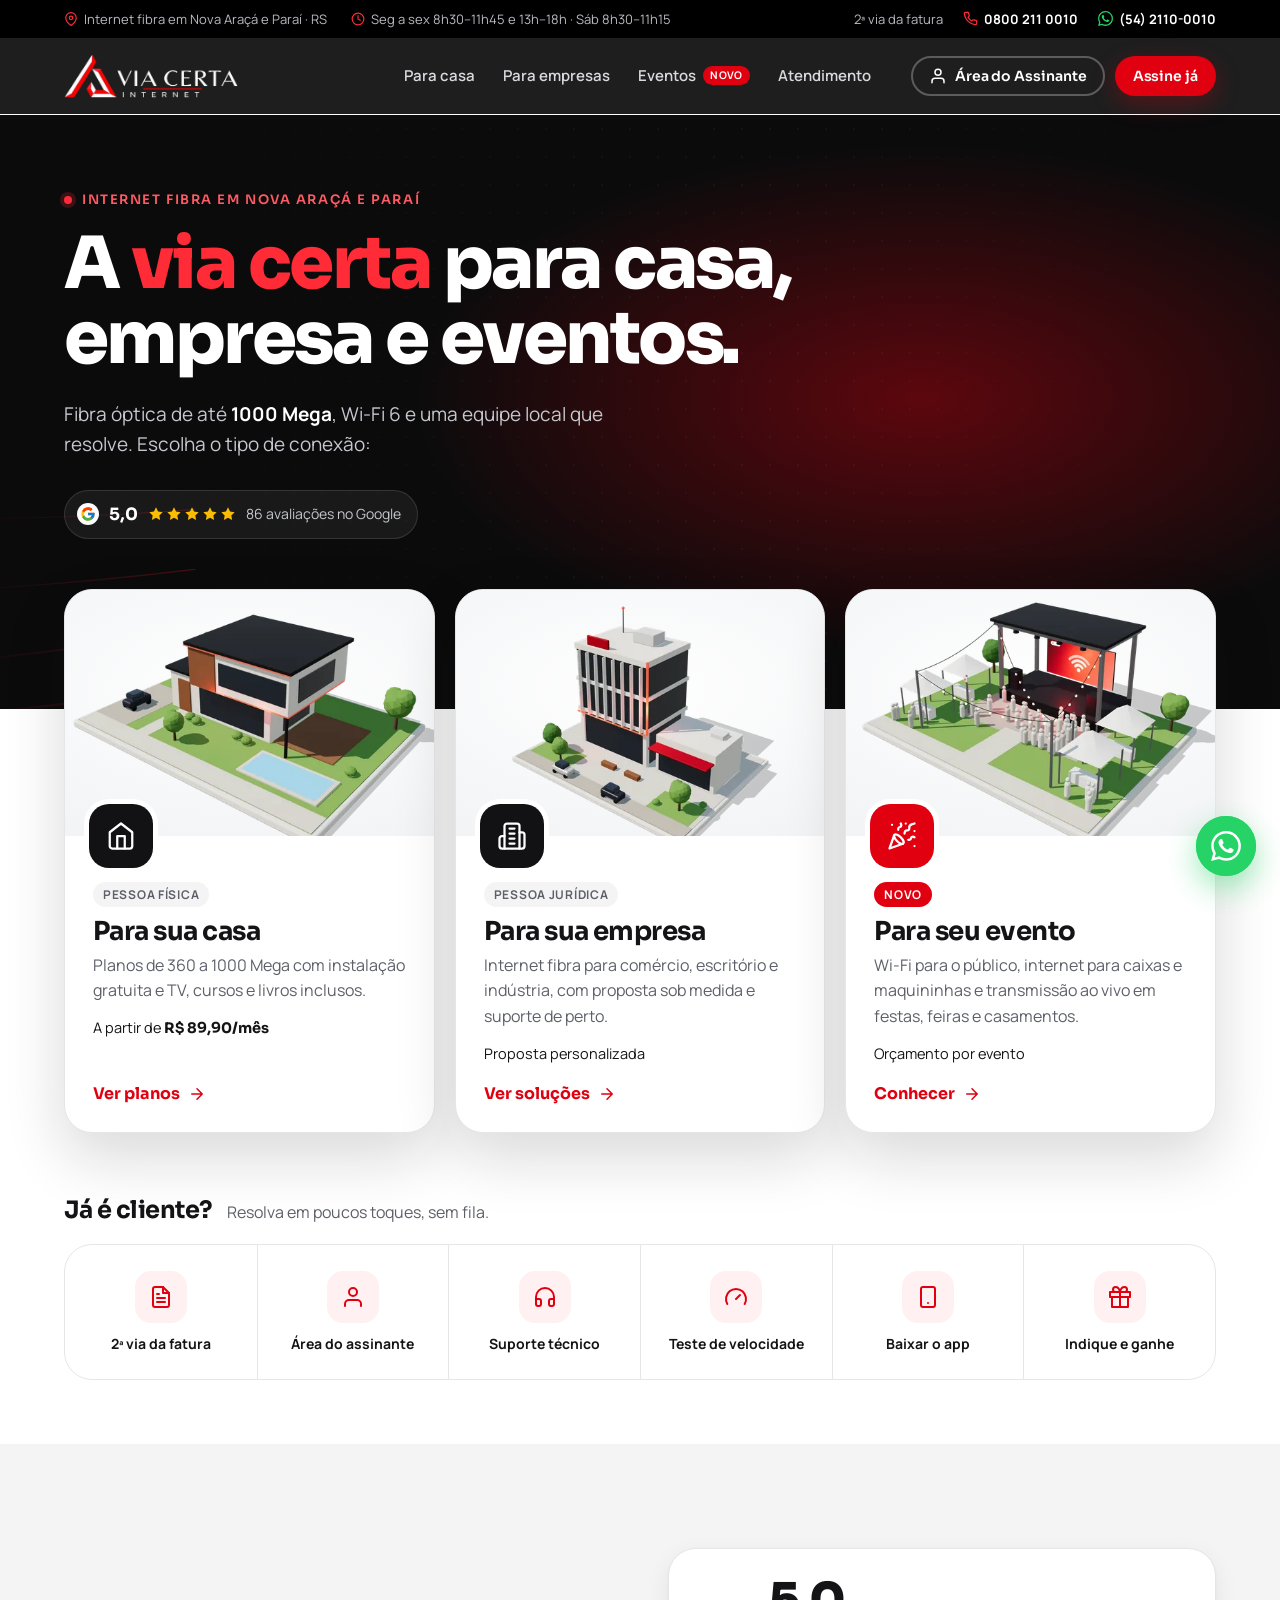
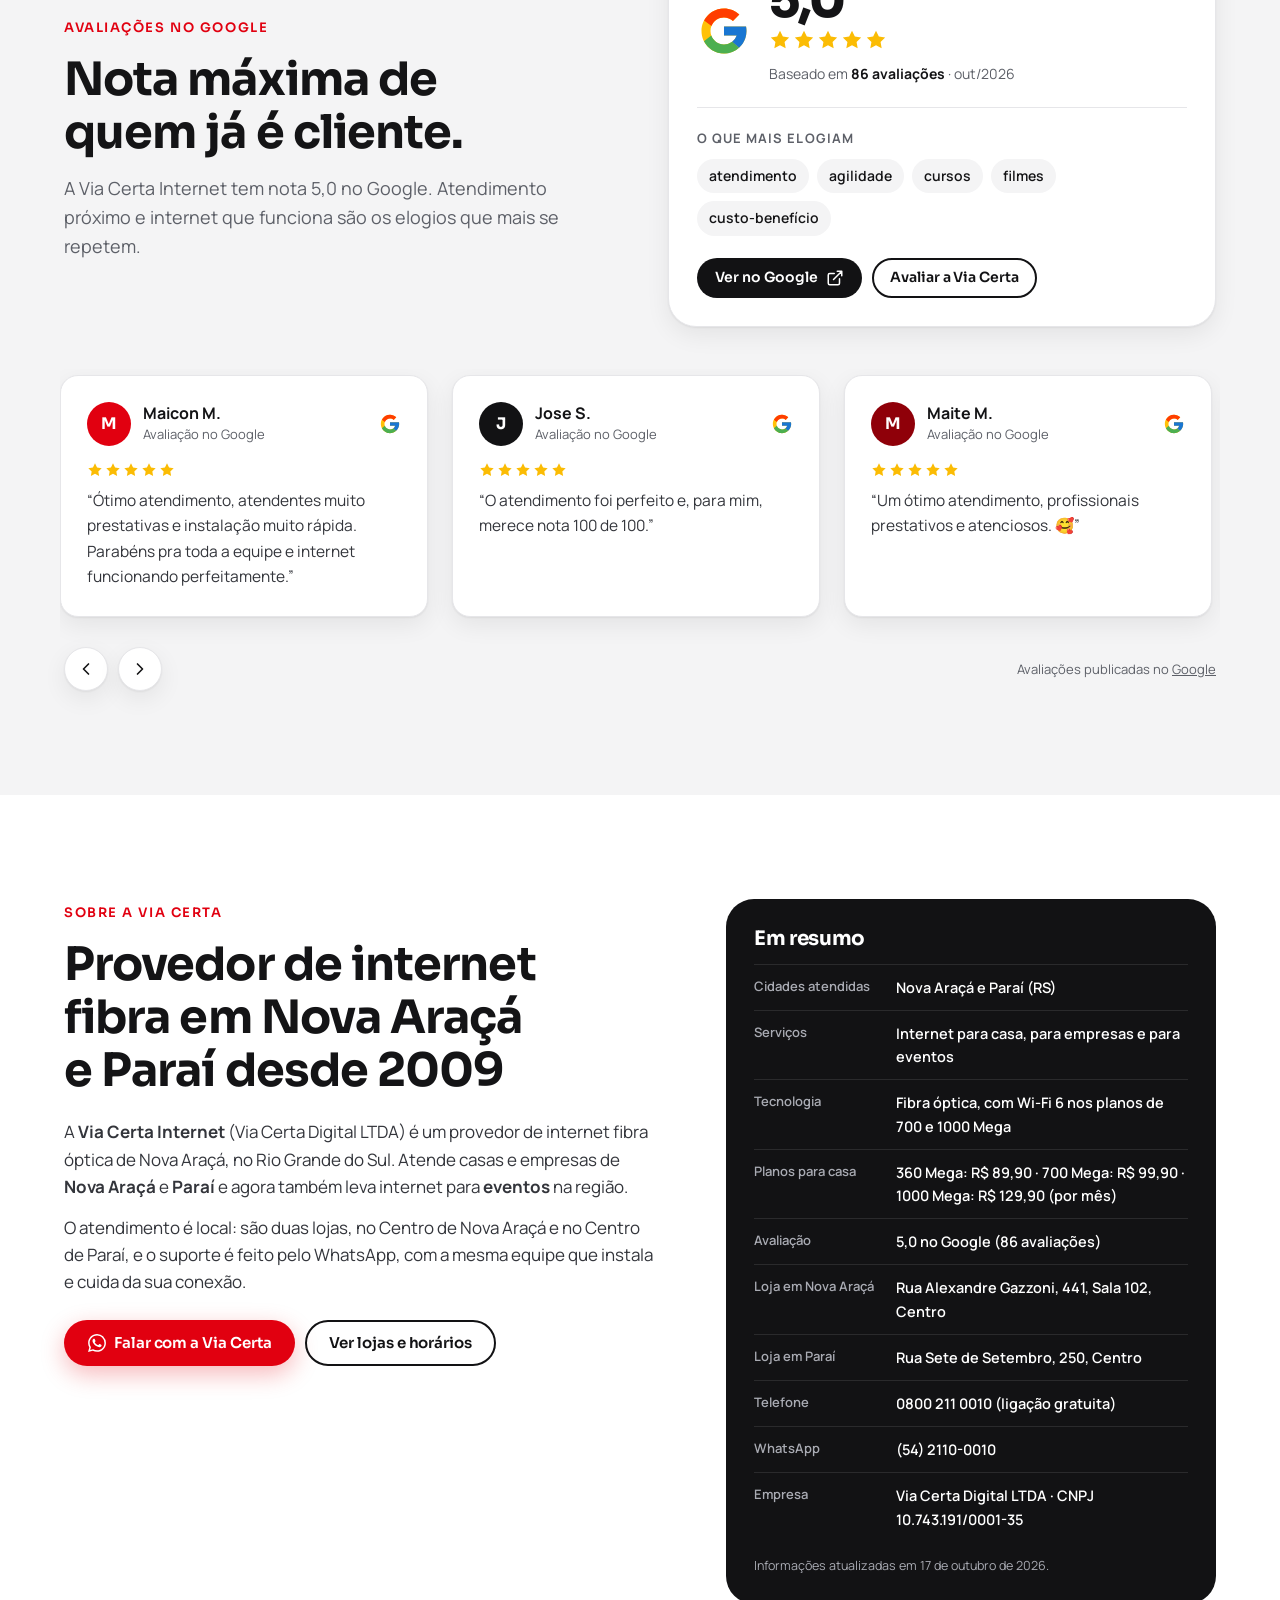
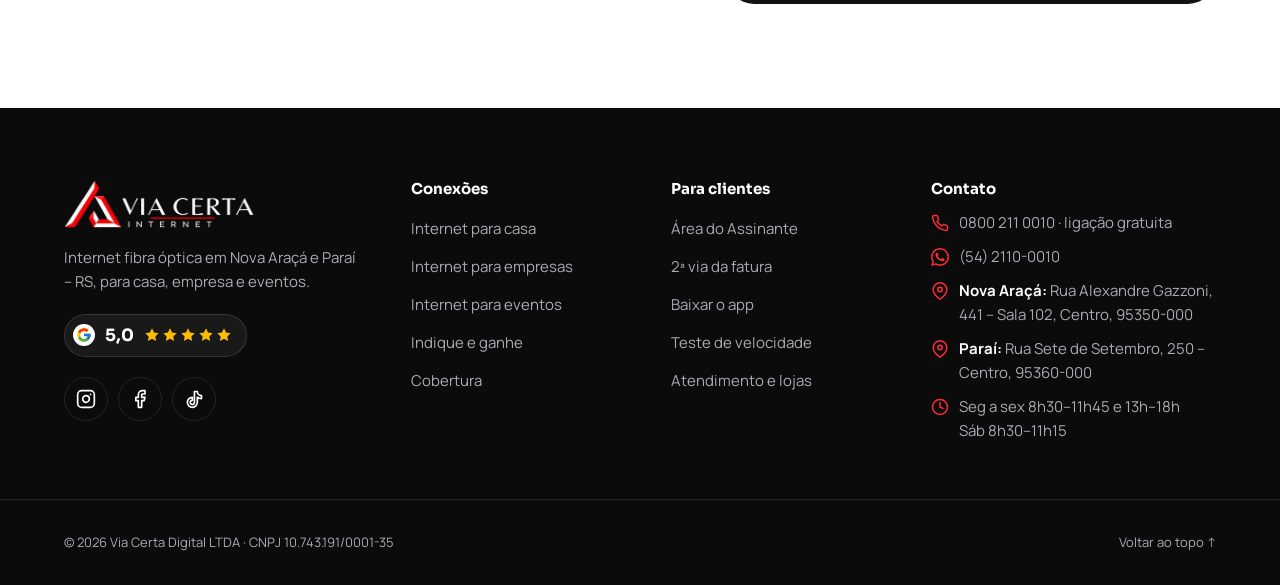
<file: index.html>
<!doctype html>
<html lang="pt-BR">
<head>
  <meta charset="utf-8">
  <meta name="viewport" content="width=device-width, initial-scale=1, viewport-fit=cover">
  <title>Via Certa Internet | Internet fibra em Nova Araçá e Paraí - RS</title>
  <meta name="description" content="Internet fibra em Nova Araçá e Paraí (RS) para casa, empresa e eventos. Planos de 360 a 1000 Mega a partir de R$ 89,90/mês. Nota 5,0 no Google.">
  <meta name="robots" content="index, follow, max-image-preview:large, max-snippet:-1">
  <!-- Quando o domínio estiver definido, adicione: <link rel="canonical" href="https://SEU-DOMINIO.com.br/ESTA-PAGINA"> -->
  <meta name="theme-color" content="#0b0b0c">
  <meta name="geo.region" content="BR-RS">
  <meta name="geo.placename" content="Nova Araçá">
  <meta name="geo.position" content="-28.6588;-51.7441">
  <meta name="ICBM" content="-28.6588, -51.7441">

  <meta property="og:type" content="website">
  <meta property="og:locale" content="pt_BR">
  <meta property="og:site_name" content="Via Certa Internet">
  <meta property="og:title" content="Via Certa Internet | Internet fibra em Nova Araçá e Paraí - RS">
  <meta property="og:description" content="Internet fibra em Nova Araçá e Paraí (RS) para casa, empresa e eventos. Planos de 360 a 1000 Mega a partir de R$ 89,90/mês. Nota 5,0 no Google.">
  <meta property="og:image" content="assets/img/og-image.jpg">
  <meta property="og:image:width" content="1200">
  <meta property="og:image:height" content="630">
  <meta name="twitter:card" content="summary_large_image">

  <link rel="icon" type="image/png" href="assets/img/favicon.png">
  <link rel="apple-touch-icon" href="assets/img/apple-touch-icon.png">
  <link rel="manifest" href="site.webmanifest">

  <link rel="preload" href="assets/fonts/sora-latin.woff2" as="font" type="font/woff2" crossorigin>
  <link rel="preload" href="assets/fonts/manrope-latin.woff2" as="font" type="font/woff2" crossorigin>
  <link rel="stylesheet" href="assets/css/style.css">

  <script type="application/ld+json">
  {
    "@context": "https://schema.org",
    "@graph": [
      {
        "@type": "WebSite",
        "@id": "./#website",
        "name": "Via Certa Internet",
        "alternateName": "Via Certa Digital",
        "inLanguage": "pt-BR",
        "publisher": {
          "@id": "./#empresa"
        }
      },
      {
        "@type": "WebPage",
        "@id": "./#pagina",
        "name": "Via Certa Internet | Internet fibra em Nova Araçá e Paraí - RS",
        "inLanguage": "pt-BR",
        "isPartOf": {
          "@id": "./#website"
        },
        "about": {
          "@id": "./#empresa"
        },
        "dateModified": "2026-10-17"
      },
      {
        "@type": "LocalBusiness",
        "@id": "./#empresa",
        "name": "Via Certa Internet",
        "telephone": "+55-800-211-0010",
        "address": {
          "@type": "PostalAddress",
          "streetAddress": "Rua Alexandre Gazzoni, 441, Sala 102",
          "addressLocality": "Nova Araçá",
          "addressRegion": "RS",
          "postalCode": "95350-000",
          "addressCountry": "BR"
        },
        "url": "./",
        "additionalType": "https://www.wikidata.org/wiki/Q11371",
        "alternateName": [
          "Via Certa Digital",
          "Viacerta Digital",
          "Viacerta Bitcom",
          "Via Certa Digital - Bitcom"
        ],
        "legalName": "Via Certa Digital LTDA",
        "taxID": "10.743.191/0001-35",
        "foundingDate": "2009-03-26",
        "description": "Provedor de internet fibra óptica em Nova Araçá e Paraí (RS), com lojas nas duas cidades, planos para casa, soluções para empresas e internet para eventos.",
        "department": [
          {
            "@id": "./#loja-parai"
          }
        ],
        "slogan": "Sua casa conectada pela via certa.",
        "logo": "assets/img/logo-escuro.png",
        "image": "assets/img/og-image.jpg",
        "priceRange": "R$ 89,90 - R$ 129,90",
        "currenciesAccepted": "BRL",
        "geo": {
          "@type": "GeoCoordinates",
          "latitude": -28.6588271,
          "longitude": -51.7441465
        },
        "hasMap": "https://maps.google.com/?cid=17424395109808089907",
        "areaServed": [
          {
            "@type": "City",
            "name": "Nova Araçá",
            "sameAs": [
              "https://www.wikidata.org/wiki/Q1757678",
              "https://pt.wikipedia.org/wiki/Nova_Ara%C3%A7%C3%A1"
            ]
          },
          {
            "@type": "City",
            "name": "Paraí",
            "sameAs": [
              "https://www.wikidata.org/wiki/Q1757405",
              "https://pt.wikipedia.org/wiki/Para%C3%AD"
            ]
          }
        ],
        "openingHoursSpecification": [
          {
            "@type": "OpeningHoursSpecification",
            "dayOfWeek": [
              "Monday",
              "Tuesday",
              "Wednesday",
              "Thursday",
              "Friday"
            ],
            "opens": "08:30",
            "closes": "11:45"
          },
          {
            "@type": "OpeningHoursSpecification",
            "dayOfWeek": [
              "Monday",
              "Tuesday",
              "Wednesday",
              "Thursday",
              "Friday"
            ],
            "opens": "13:00",
            "closes": "18:00"
          },
          {
            "@type": "OpeningHoursSpecification",
            "dayOfWeek": "Saturday",
            "opens": "08:30",
            "closes": "11:15"
          }
        ],
        "contactPoint": [
          {
            "@type": "ContactPoint",
            "telephone": "+55-800-211-0010",
            "contactType": "sales",
            "areaServed": "BR",
            "availableLanguage": "Portuguese"
          },
          {
            "@type": "ContactPoint",
            "telephone": "+55-800-211-0010",
            "contactType": "technical support",
            "areaServed": "BR",
            "availableLanguage": "Portuguese"
          },
          {
            "@type": "ContactPoint",
            "telephone": "+55-800-211-0010",
            "contactType": "billing support",
            "areaServed": "BR",
            "availableLanguage": "Portuguese"
          }
        ],
        "sameAs": [
          "https://www.instagram.com/viacertadigital/",
          "https://www.facebook.com/viacertadigital",
          "https://www.tiktok.com/@viacertadigital_internet",
          "https://maps.google.com/?cid=17424395109808089907"
        ],
        "knowsAbout": [
          "Internet fibra óptica",
          "Banda larga",
          "Wi-Fi 6",
          "Internet para eventos"
        ]
      },
      {
        "@type": "LocalBusiness",
        "@id": "./#loja-parai",
        "additionalType": "https://www.wikidata.org/wiki/Q11371",
        "name": "Via Certa Internet - Paraí",
        "parentOrganization": {
          "@id": "./#empresa"
        },
        "telephone": "+55-800-211-0010",
        "address": {
          "@type": "PostalAddress",
          "streetAddress": "Rua Sete de Setembro, 250",
          "addressLocality": "Paraí",
          "addressRegion": "RS",
          "postalCode": "95360-000",
          "addressCountry": "BR"
        },
        "geo": {
          "@type": "GeoCoordinates",
          "latitude": -28.5976865,
          "longitude": -51.7862298
        },
        "areaServed": {
          "@type": "City",
          "name": "Paraí",
          "sameAs": [
            "https://www.wikidata.org/wiki/Q1757405",
            "https://pt.wikipedia.org/wiki/Para%C3%AD"
          ]
        },
        "openingHoursSpecification": [
          {
            "@type": "OpeningHoursSpecification",
            "dayOfWeek": [
              "Monday",
              "Tuesday",
              "Wednesday",
              "Thursday",
              "Friday"
            ],
            "opens": "08:30",
            "closes": "11:45"
          },
          {
            "@type": "OpeningHoursSpecification",
            "dayOfWeek": [
              "Monday",
              "Tuesday",
              "Wednesday",
              "Thursday",
              "Friday"
            ],
            "opens": "13:00",
            "closes": "18:00"
          },
          {
            "@type": "OpeningHoursSpecification",
            "dayOfWeek": "Saturday",
            "opens": "08:30",
            "closes": "11:15"
          }
        ],
        "image": "assets/img/og-image.jpg",
        "priceRange": "R$ 89,90 - R$ 129,90",
        "url": "atendimento.html#loja-parai"
      }
    ]
  }
  </script>

  <script src="assets/js/config.js" defer></script>
  <script src="assets/js/main.js" defer></script>
</head>
<body>

  <!-- Ícones (usados com <use href="#i-nome">) -->
  <svg width="0" height="0" style="position:absolute" aria-hidden="true" focusable="false">
  <defs>
    <symbol id="i-wifi" viewBox="0 0 24 24"><path d="M5 12.55a11 11 0 0 1 14.08 0"/><path d="M1.42 9a16 16 0 0 1 21.16 0"/><path d="M8.53 16.11a6 6 0 0 1 6.95 0"/><path d="M12 20h.01"/></symbol>
    <symbol id="i-receipt" viewBox="0 0 24 24"><path d="M14 2H6a2 2 0 0 0-2 2v16a2 2 0 0 0 2 2h12a2 2 0 0 0 2-2V8z"/><path d="M14 2v6h6"/><path d="M16 13H8"/><path d="M16 17H8"/><path d="M10 9H8"/></symbol>
    <symbol id="i-user" viewBox="0 0 24 24"><path d="M20 21v-2a4 4 0 0 0-4-4H8a4 4 0 0 0-4 4v2"/><circle cx="12" cy="7" r="4"/></symbol>
    <symbol id="i-users" viewBox="0 0 24 24"><path d="M17 21v-2a4 4 0 0 0-4-4H5a4 4 0 0 0-4 4v2"/><circle cx="9" cy="7" r="4"/><path d="M23 21v-2a4 4 0 0 0-3-3.87M16 3.13a4 4 0 0 1 0 7.75"/></symbol>
    <symbol id="i-headset" viewBox="0 0 24 24"><path d="M3 18v-6a9 9 0 0 1 18 0v6"/><path d="M21 19a2 2 0 0 1-2 2h-1a2 2 0 0 1-2-2v-3a2 2 0 0 1 2-2h3zM3 19a2 2 0 0 0 2 2h1a2 2 0 0 0 2-2v-3a2 2 0 0 0-2-2H3z"/></symbol>
    <symbol id="i-gauge" viewBox="0 0 24 24"><path d="m12 14 4-4"/><path d="M3.34 19a10 10 0 1 1 17.32 0"/></symbol>
    <symbol id="i-pin" viewBox="0 0 24 24"><path d="M21 10c0 7-9 13-9 13s-9-6-9-13a9 9 0 0 1 18 0z"/><circle cx="12" cy="10" r="3"/></symbol>
    <symbol id="i-gift" viewBox="0 0 24 24"><path d="M20 12v10H4V12"/><path d="M2 7h20v5H2z"/><path d="M12 22V7"/><path d="M12 7H7.5a2.5 2.5 0 0 1 0-5C11 2 12 7 12 7z"/><path d="M12 7h4.5a2.5 2.5 0 0 0 0-5C13 2 12 7 12 7z"/></symbol>
    <symbol id="i-check" viewBox="0 0 24 24"><path d="M20 6 9 17l-5-5"/></symbol>
    <symbol id="i-star" viewBox="0 0 24 24"><path fill="currentColor" stroke="none" d="m12 2 3.09 6.26L22 9.27l-5 4.87 1.18 6.88L12 17.77l-6.18 3.25L7 14.14 2 9.27l6.91-1.01z"/></symbol>
    <symbol id="i-tv" viewBox="0 0 24 24"><rect x="2" y="7" width="20" height="15" rx="2"/><path d="m17 2-5 5-5-5"/></symbol>
    <symbol id="i-film" viewBox="0 0 24 24"><rect x="2" y="2" width="20" height="20" rx="2.18"/><path d="M7 2v20M17 2v20M2 12h20M2 7h5M2 17h5M17 17h5M17 7h5"/></symbol>
    <symbol id="i-book" viewBox="0 0 24 24"><path d="M2 3h6a4 4 0 0 1 4 4v14a3 3 0 0 0-3-3H2z"/><path d="M22 3h-6a4 4 0 0 0-4 4v14a3 3 0 0 1 3-3h7z"/></symbol>
    <symbol id="i-cap" viewBox="0 0 24 24"><path d="M22 10 12 5 2 10l10 5 10-5z"/><path d="M6 12v5c3 3 9 3 12 0v-5"/></symbol>
    <symbol id="i-game" viewBox="0 0 24 24"><path d="M6 12h4M8 10v4M15 13h.01M18 11h.01"/><rect x="2" y="6" width="20" height="12" rx="2"/></symbol>
    <symbol id="i-phone" viewBox="0 0 24 24"><path d="M22 16.92v3a2 2 0 0 1-2.18 2 19.79 19.79 0 0 1-8.63-3.07 19.5 19.5 0 0 1-6-6 19.79 19.79 0 0 1-3.07-8.67A2 2 0 0 1 4.11 2h3a2 2 0 0 1 2 1.72c.13.96.36 1.9.7 2.81a2 2 0 0 1-.45 2.11L8.09 9.91a16 16 0 0 0 6 6l1.27-1.27a2 2 0 0 1 2.11-.45c.91.34 1.85.57 2.81.7A2 2 0 0 1 22 16.92z"/></symbol>
    <symbol id="i-clock" viewBox="0 0 24 24"><circle cx="12" cy="12" r="10"/><path d="M12 6v6l4 2"/></symbol>
    <symbol id="i-arrow" viewBox="0 0 24 24"><path d="M5 12h14M12 5l7 7-7 7"/></symbol>
    <symbol id="i-left" viewBox="0 0 24 24"><path d="m15 18-6-6 6-6"/></symbol>
    <symbol id="i-right" viewBox="0 0 24 24"><path d="m9 18 6-6-6-6"/></symbol>
    <symbol id="i-down" viewBox="0 0 24 24"><path d="m6 9 6 6 6-6"/></symbol>
    <symbol id="i-menu" viewBox="0 0 24 24"><path d="M3 6h18M3 12h18M3 18h18"/></symbol>
    <symbol id="i-x" viewBox="0 0 24 24"><path d="M18 6 6 18M6 6l12 12"/></symbol>
    <symbol id="i-home" viewBox="0 0 24 24"><path d="m3 9 9-7 9 7v11a2 2 0 0 1-2 2H5a2 2 0 0 1-2-2z"/><path d="M9 22V12h6v10"/></symbol>
    <symbol id="i-building" viewBox="0 0 24 24"><path d="M6 22V4a2 2 0 0 1 2-2h8a2 2 0 0 1 2 2v18z"/><path d="M6 12H4a2 2 0 0 0-2 2v6a2 2 0 0 0 2 2h2"/><path d="M18 9h2a2 2 0 0 1 2 2v9a2 2 0 0 1-2 2h-2"/><path d="M10 6h4M10 10h4M10 14h4M10 18h4"/></symbol>
    <symbol id="i-party" viewBox="0 0 24 24"><path d="M5.8 11.3 2 22l10.7-3.79"/><path d="M4 3h.01M22 8h.01M15 2h.01M22 20h.01"/><path d="m22 2-2.24.75a2.9 2.9 0 0 0-1.96 3.12c.1.86-.57 1.63-1.45 1.63h-.38c-.86 0-1.6.6-1.76 1.44L14 10"/><path d="m22 13-.82-.33c-.86-.34-1.82.2-1.98 1.11-.11.7-.72 1.22-1.43 1.22H17"/><path d="m11 2 .33.82c.34.86-.2 1.82-1.11 1.98C9.52 4.9 9 5.52 9 6.23V7"/><path d="M11 13c1.93 1.93 2.83 4.17 2 5-.83.83-3.07-.07-5-2-1.93-1.93-2.83-4.17-2-5 .83-.83 3.07.07 5 2z"/></symbol>
    <symbol id="i-briefcase" viewBox="0 0 24 24"><rect x="2" y="7" width="20" height="14" rx="2"/><path d="M16 21V5a2 2 0 0 0-2-2h-4a2 2 0 0 0-2 2v16"/></symbol>
    <symbol id="i-store" viewBox="0 0 24 24"><path d="M3 9 4.5 4h15L21 9"/><path d="M4 9v11h16V9"/><path d="M3 9h18"/><path d="M9 20v-6h6v6"/></symbol>
    <symbol id="i-laptop" viewBox="0 0 24 24"><rect x="3" y="4" width="18" height="12" rx="2"/><path d="M2 20h20"/></symbol>
    <symbol id="i-factory" viewBox="0 0 24 24"><path d="M2 20V9l6 4V9l6 4V4h8v16z"/><path d="M6 17h.01M10 17h.01M14 17h.01M18 17h.01"/></symbol>
    <symbol id="i-card" viewBox="0 0 24 24"><rect x="2" y="5" width="20" height="14" rx="2"/><path d="M2 10h20M6 15h4"/></symbol>
    <symbol id="i-video" viewBox="0 0 24 24"><path d="m22 8-6 4 6 4z"/><rect x="2" y="6" width="14" height="12" rx="2"/></symbol>
    <symbol id="i-signal" viewBox="0 0 24 24"><path d="M2 20h.01M7 20v-4M12 20v-8M17 20V8M22 4v16"/></symbol>
    <symbol id="i-activity" viewBox="0 0 24 24"><path d="M22 12h-4l-3 9L9 3l-3 9H2"/></symbol>
    <symbol id="i-clipboard" viewBox="0 0 24 24"><rect x="8" y="2" width="8" height="4" rx="1"/><path d="M16 4h2a2 2 0 0 1 2 2v14a2 2 0 0 1-2 2H6a2 2 0 0 1-2-2V6a2 2 0 0 1 2-2h2"/><path d="m9 14 2 2 4-4"/></symbol>
    <symbol id="i-wrench" viewBox="0 0 24 24"><path d="M14.7 6.3a1 1 0 0 0 0 1.4l1.6 1.6a1 1 0 0 0 1.4 0l3.77-3.77a6 6 0 0 1-7.94 7.94l-6.91 6.91a2.12 2.12 0 0 1-3-3l6.91-6.91a6 6 0 0 1 7.94-7.94l-3.76 3.76z"/></symbol>
    <symbol id="i-shield" viewBox="0 0 24 24"><path d="M12 22s8-4 8-10V5l-8-3-8 3v7c0 6 8 10 8 10z"/><path d="m9 12 2 2 4-4"/></symbol>
    <symbol id="i-calendar" viewBox="0 0 24 24"><rect x="3" y="4" width="18" height="18" rx="2"/><path d="M16 2v4M8 2v4M3 10h18"/></symbol>
    <symbol id="i-heart" viewBox="0 0 24 24"><path d="M19 14c1.49-1.46 3-3.21 3-5.5A5.5 5.5 0 0 0 16.5 3c-1.76 0-3 .5-4.5 2-1.5-1.5-2.74-2-4.5-2A5.5 5.5 0 0 0 2 8.5c0 2.3 1.5 4.05 3 5.5l7 7z"/></symbol>
    <symbol id="i-trophy" viewBox="0 0 24 24"><path d="M6 9H4.5a2.5 2.5 0 0 1 0-5H6"/><path d="M18 9h1.5a2.5 2.5 0 0 0 0-5H18"/><path d="M4 22h16"/><path d="M10 14.66V17c0 .55-.47.98-.97 1.21C7.85 18.75 7 20.24 7 22"/><path d="M14 14.66V17c0 .55.47.98.97 1.21C16.15 18.75 17 20.24 17 22"/><path d="M18 2H6v7a6 6 0 0 0 12 0z"/></symbol>
    <symbol id="i-music" viewBox="0 0 24 24"><path d="M9 18V5l12-2v13"/><circle cx="6" cy="18" r="3"/><circle cx="18" cy="16" r="3"/></symbol>
    <symbol id="i-mic" viewBox="0 0 24 24"><path d="M12 2a3 3 0 0 0-3 3v7a3 3 0 0 0 6 0V5a3 3 0 0 0-3-3z"/><path d="M19 10v2a7 7 0 0 1-14 0v-2"/><path d="M12 19v3"/></symbol>
    <symbol id="i-mobile" viewBox="0 0 24 24"><rect x="5" y="2" width="14" height="20" rx="2"/><path d="M12 18h.01"/></symbol>
    <symbol id="i-zap" viewBox="0 0 24 24"><path d="M13 2 3 14h9l-1 8 10-12h-9z"/></symbol>
    <symbol id="i-wallet" viewBox="0 0 24 24"><path d="M21 12V7H5a2 2 0 0 1 0-4h14v4"/><path d="M3 5v14a2 2 0 0 0 2 2h16v-5"/><path d="M18 12a2 2 0 0 0 0 4h4v-4z"/></symbol>
    <symbol id="i-bag" viewBox="0 0 24 24"><path d="M6 2 3 6v14a2 2 0 0 0 2 2h14a2 2 0 0 0 2-2V6l-3-4z"/><path d="M3 6h18"/><path d="M16 10a4 4 0 0 1-8 0"/></symbol>
    <symbol id="i-external" viewBox="0 0 24 24"><path d="M18 13v6a2 2 0 0 1-2 2H5a2 2 0 0 1-2-2V8a2 2 0 0 1 2-2h6"/><path d="M15 3h6v6M10 14 21 3"/></symbol>
    <symbol id="i-whatsapp" viewBox="0 0 24 24"><path fill="currentColor" stroke="none" d="M17.47 14.38c-.3-.15-1.76-.87-2.03-.97-.27-.1-.47-.15-.67.15-.2.3-.77.97-.94 1.16-.17.2-.35.22-.64.08-.3-.15-1.26-.47-2.39-1.48-.88-.79-1.48-1.76-1.65-2.06-.17-.3-.02-.46.13-.6.13-.14.3-.35.45-.52.15-.18.2-.3.3-.5.1-.2.05-.37-.03-.52-.07-.15-.67-1.61-.91-2.2-.24-.58-.49-.5-.67-.51h-.57c-.2 0-.52.07-.79.37-.27.3-1.04 1.02-1.04 2.48s1.06 2.88 1.21 3.07c.15.2 2.1 3.2 5.08 4.49.71.31 1.26.49 1.7.63.71.22 1.36.19 1.87.12.57-.09 1.76-.72 2-1.41.25-.7.25-1.29.18-1.41-.08-.13-.28-.2-.57-.35zM12.05 21.79h-.01a9.87 9.87 0 0 1-5.03-1.38l-.36-.21-3.74.98 1-3.65-.24-.37a9.86 9.86 0 0 1-1.51-5.26c0-5.45 4.44-9.88 9.89-9.88 2.64 0 5.12 1.03 6.99 2.9a9.83 9.83 0 0 1 2.89 6.99c0 5.45-4.44 9.88-9.88 9.88zm8.41-18.3A11.82 11.82 0 0 0 12.05 0C5.5 0 .16 5.34.16 11.89c0 2.1.55 4.14 1.59 5.95L.06 24l6.3-1.65a11.88 11.88 0 0 0 5.68 1.45h.01c6.55 0 11.89-5.34 11.89-11.89a11.82 11.82 0 0 0-3.48-8.41z"/></symbol>
    <symbol id="i-instagram" viewBox="0 0 24 24"><rect x="2" y="2" width="20" height="20" rx="5"/><path d="M16 11.37A4 4 0 1 1 12.63 8 4 4 0 0 1 16 11.37zM17.5 6.5h.01"/></symbol>
    <symbol id="i-facebook" viewBox="0 0 24 24"><path d="M18 2h-3a5 5 0 0 0-5 5v3H7v4h3v8h4v-8h3l1-4h-4V7a1 1 0 0 1 1-1h3z"/></symbol>
    <symbol id="i-tiktok" viewBox="0 0 24 24"><path d="M16 3a5 5 0 0 0 5 5v3.5a8.5 8.5 0 0 1-5-1.6V16a6 6 0 1 1-6-6v3.6A2.5 2.5 0 1 0 12.5 16V3z"/></symbol>
    <symbol id="i-play" viewBox="0 0 24 24"><path fill="currentColor" stroke="none" d="M3.6 1.8c-.3.3-.5.8-.5 1.4v17.6c0 .6.2 1.1.5 1.4l.1.1 9.9-9.9v-.2L3.7 1.7zM16.9 15.6l-3.3-3.3v-.2l3.3-3.3.1.04 3.9 2.2c1.1.6 1.1 1.7 0 2.3l-3.9 2.2zM17 15.5 13.6 12 3.6 22.2c.4.4 1 .4 1.7.05L17 15.5M17 8.5 5.3 1.8c-.7-.4-1.3-.3-1.7.1L13.6 12z"/></symbol>
    <symbol id="i-apple" viewBox="0 0 24 24"><path fill="currentColor" stroke="none" d="M16.37 12.6c-.02-2.34 1.91-3.47 2-3.52-1.09-1.6-2.79-1.82-3.39-1.84-1.44-.15-2.82.85-3.55.85-.73 0-1.86-.83-3.06-.81-1.57.02-3.02.92-3.83 2.33-1.64 2.84-.42 7.04 1.17 9.35.78 1.13 1.71 2.39 2.93 2.35 1.18-.05 1.62-.76 3.04-.76 1.42 0 1.82.76 3.06.73 1.27-.02 2.07-1.15 2.84-2.29.9-1.31 1.27-2.58 1.29-2.65-.03-.01-2.47-.95-2.5-3.76zM14.04 5.72c.65-.79 1.09-1.88.97-2.97-.94.04-2.07.62-2.74 1.41-.6.7-1.13 1.81-.99 2.88 1.05.08 2.12-.53 2.76-1.32z"/></symbol>
    <symbol id="i-google" viewBox="0 0 48 48"><path fill="#FFC107" stroke="none" d="M43.61 20.08H42V20H24v8h11.3c-1.65 4.66-6.08 8-11.3 8-6.63 0-12-5.37-12-12s5.37-12 12-12c3.06 0 5.84 1.15 7.96 3.04l5.66-5.66C34.05 6.05 29.27 4 24 4 12.95 4 4 12.95 4 24s8.95 20 20 20 20-8.95 20-20c0-1.34-.14-2.65-.39-3.92z"/><path fill="#FF3D00" stroke="none" d="m6.31 14.69 6.57 4.82C14.66 15.11 18.96 12 24 12c3.06 0 5.84 1.15 7.96 3.04l5.66-5.66C34.05 6.05 29.27 4 24 4 16.32 4 9.66 8.34 6.31 14.69z"/><path fill="#4CAF50" stroke="none" d="M24 44c5.17 0 9.86-1.98 13.41-5.19l-6.19-5.24A11.91 11.91 0 0 1 24 36c-5.2 0-9.62-3.32-11.28-7.95l-6.52 5.03C9.5 39.56 16.23 44 24 44z"/><path fill="#1976D2" stroke="none" d="M43.61 20.08H42V20H24v8h11.3a12.04 12.04 0 0 1-4.09 5.57l6.19 5.24C36.97 39.2 44 34 44 24c0-1.34-.14-2.65-.39-3.92z"/></symbol>
  </defs>
  </svg>
  <a class="skip-link" href="#conteudo">Pular para o conteúdo</a>

  <!-- ===== CABEÇALHO (igual em todas as páginas) ===== -->
  <header class="site-header" id="topo">
    <div class="topbar">
      <div class="container topbar__inner">
        <p class="topbar__item"><svg class="i" aria-hidden="true"><use href="#i-pin"/></svg> Internet fibra em Nova Araçá e Paraí · RS</p>
        <p class="topbar__item topbar__hide-sm"><svg class="i" aria-hidden="true"><use href="#i-clock"/></svg> Seg a sex 8h30–11h45 e 13h–18h · Sáb 8h30–11h15</p>
        <div class="topbar__links">
          <a href="#" data-link="segundaVia">2ª via da fatura</a>
          <a href="tel:08002110010" class="topbar__tel"><svg class="i" aria-hidden="true"><use href="#i-phone"/></svg> 0800 211 0010</a>
          <a href="https://wa.me/555421100010" data-wa="Olá! Vim pelo site da Via Certa Internet e gostaria de atendimento. Sou de {cidade}." data-wa-ctx="geral" target="_blank" rel="noopener" class="topbar__wa"><svg class="i" aria-hidden="true"><use href="#i-whatsapp"/></svg> (54) 2110-0010</a>
        </div>
      </div>
    </div>

    <div class="navbar">
      <div class="container navbar__inner">
        <a href="./" class="brand" aria-label="Via Certa Internet - página inicial">
          <picture>
            <source type="image/webp" srcset="assets/img/logo-branco.webp">
            <img src="assets/img/logo-branco.png" alt="Via Certa Internet" width="400" height="101" fetchpriority="high">
          </picture>
        </a>

        <nav class="nav" id="menu" aria-label="Menu principal">
          <ul class="nav__list">
            <li><a href="residencial.html">Para casa</a></li>
            <li><a href="empresas.html">Para empresas</a></li>
            <li><a href="eventos.html">Eventos <span class="nav__new">Novo</span></a></li>
            <li><a href="atendimento.html">Atendimento</a></li>
          </ul>
          <div class="nav__mobile-extra">
            <button type="button" class="btn btn--ghost-light btn--block" data-open-cliente><svg class="i" aria-hidden="true"><use href="#i-user"/></svg> Área do Assinante</button>
            <a href="https://wa.me/555421100010" data-wa="Olá! Vim pelo site da Via Certa Internet e gostaria de atendimento. Sou de {cidade}." data-wa-ctx="geral" target="_blank" rel="noopener" class="nav__mobile-wa"><svg class="i" aria-hidden="true"><use href="#i-whatsapp"/></svg> (54) 2110-0010</a>
            <a href="tel:08002110010" class="nav__mobile-wa nav__mobile-tel"><svg class="i" aria-hidden="true"><use href="#i-phone"/></svg> 0800 211 0010</a>
          </div>
        </nav>

        <div class="navbar__actions">
          <button type="button" class="btn btn--ghost-light btn--sm navbar__cliente" data-open-cliente><svg class="i" aria-hidden="true"><use href="#i-user"/></svg><span>Área do Assinante</span></button>
          <a href="residencial.html#planos" class="btn btn--red btn--sm navbar__cta">Assine já</a>
          <button type="button" class="nav-toggle" aria-expanded="false" aria-controls="menu" aria-label="Abrir menu">
            <svg class="i i--open" aria-hidden="true"><use href="#i-menu"/></svg>
            <svg class="i i--close" aria-hidden="true"><use href="#i-x"/></svg>
          </button>
        </div>
      </div>
    </div>
  </header>

  <main id="conteudo">

    <!-- ===== HERO ===== -->
    <section class="hero hero--home" id="inicio">
      <div class="hero__bg" aria-hidden="true">
        <svg class="hero__fibers" viewBox="0 0 1440 720" preserveAspectRatio="xMidYMid slice">
          <defs>
            <linearGradient id="fiberGrad" x1="0" x2="1" y1="0" y2="0">
              <stop offset="0" stop-color="#ff1f2d" stop-opacity="0"/>
              <stop offset=".55" stop-color="#ff1f2d" stop-opacity=".55"/>
              <stop offset="1" stop-color="#ffffff" stop-opacity=".9"/>
            </linearGradient>
            <radialGradient id="glow" cx="72%" cy="48%" r="40%">
              <stop offset="0" stop-color="#e10010" stop-opacity=".38"/>
              <stop offset="1" stop-color="#e10010" stop-opacity="0"/>
            </radialGradient>
          </defs>
          <rect width="1440" height="720" fill="url(#glow)"/>
          <g fill="none" stroke="url(#fiberGrad)" stroke-linecap="round">
            <path class="fiber f1" d="M-40 640 C 360 600, 640 520, 1030 380"/>
            <path class="fiber f2" d="M-40 560 C 340 540, 700 460, 1030 360"/>
            <path class="fiber f3" d="M-40 700 C 420 660, 760 540, 1040 400"/>
            <path class="fiber f4" d="M-40 480 C 300 480, 680 420, 1020 345"/>
            <path class="fiber f5" d="M-40 760 C 480 720, 800 560, 1050 420"/>
          </g>
        </svg>
      </div>

      <div class="container hero__inner hero__inner--home">
        <div class="hero__copy">
          <h1 class="hero__title">
            <span class="hero__kicker"><span class="dot" aria-hidden="true"></span>Internet fibra em Nova Araçá e Paraí</span><span class="sr-only">: </span>
            A <em>via certa</em> para casa, empresa e eventos.
          </h1>
          <p class="hero__lead">Fibra óptica de até <strong>1000 Mega</strong>, Wi-Fi 6 e uma equipe local que resolve. Escolha o tipo de conexão:</p>
          <a href="#avaliacoes" class="rating-chip">
            <svg class="rating-chip__g" aria-hidden="true"><use href="#i-google"/></svg><span class="rating-chip__score">5,0</span><span class="stars" aria-hidden="true"><svg><use href="#i-star"/></svg><svg><use href="#i-star"/></svg><svg><use href="#i-star"/></svg><svg><use href="#i-star"/></svg><svg><use href="#i-star"/></svg></span><span class="rating-chip__count">86 avaliações no Google</span>
          </a>
        </div>
      </div>
    </section>

    <!-- ===== SEGMENTOS ===== -->
    <section class="segments" aria-label="Tipos de conexão">
      <div class="container">
        <ul class="segments__grid">
          <li>
            <a class="segment" href="residencial.html">
              <span class="segment__media"><img src="assets/img/casa-3d.webp" srcset="assets/img/casa-3d-600.webp 600w, assets/img/casa-3d.webp 1200w" sizes="(max-width: 720px) 72px, (max-width: 1080px) 640px, 380px" alt="Maquete 3D de casa moderna conectada à internet fibra da Via Certa" width="1200" height="800" decoding="async"></span>
              <span class="segment__icon"><svg class="i" aria-hidden="true"><use href="#i-home"/></svg></span>
              <span class="segment__body">
                <span class="segment__tag">Pessoa física</span>
                <h2 class="segment__title">Para sua casa</h2>
                <span class="segment__text">Planos de 360 a 1000 Mega com instalação gratuita e TV, cursos e livros inclusos.</span>
                <span class="segment__short">360 a 1000 Mega e instalação grátis.</span>
                <span class="segment__price">A partir de <strong>R$ 89,90/mês</strong></span>
              </span>
              <span class="segment__go">Ver planos <svg class="i" aria-hidden="true"><use href="#i-arrow"/></svg></span>
            </a>
          </li>
          <li>
            <a class="segment" href="empresas.html">
              <span class="segment__media"><img src="assets/img/empresa-3d.webp" srcset="assets/img/empresa-3d-600.webp 600w, assets/img/empresa-3d.webp 1200w" sizes="(max-width: 720px) 72px, (max-width: 1080px) 640px, 380px" alt="Maquete 3D de prédio comercial e loja conectados à internet fibra da Via Certa" width="1200" height="800" decoding="async"></span>
              <span class="segment__icon"><svg class="i" aria-hidden="true"><use href="#i-building"/></svg></span>
              <span class="segment__body">
                <span class="segment__tag">Pessoa jurídica</span>
                <h2 class="segment__title">Para sua empresa</h2>
                <span class="segment__text">Internet fibra para comércio, escritório e indústria, com proposta sob medida e suporte de perto.</span>
                <span class="segment__short">Fibra para comércio, escritório e indústria.</span>
                <span class="segment__price">Proposta personalizada</span>
              </span>
              <span class="segment__go">Ver soluções <svg class="i" aria-hidden="true"><use href="#i-arrow"/></svg></span>
            </a>
          </li>
          <li>
            <a class="segment segment--event" href="eventos.html">
              <span class="segment__media"><img src="assets/img/evento-3d.webp" srcset="assets/img/evento-3d-600.webp 600w, assets/img/evento-3d.webp 1200w" sizes="(max-width: 720px) 72px, (max-width: 1080px) 640px, 380px" alt="Maquete 3D de evento ao ar livre com palco, tendas e público conectado ao Wi-Fi da Via Certa" width="1200" height="800" decoding="async"></span>
              <span class="segment__icon"><svg class="i" aria-hidden="true"><use href="#i-party"/></svg></span>
              <span class="segment__body">
                <span class="segment__tag segment__tag--new">Novo</span>
                <h2 class="segment__title">Para seu evento</h2>
                <span class="segment__text">Wi-Fi para o público, internet para caixas e maquininhas e transmissão ao vivo em festas, feiras e casamentos.</span>
                <span class="segment__short">Wi-Fi e internet para festas, feiras e casamentos.</span>
                <span class="segment__price">Orçamento por evento</span>
              </span>
              <span class="segment__go">Conhecer <svg class="i" aria-hidden="true"><use href="#i-arrow"/></svg></span>
            </a>
          </li>
        </ul>
      </div>
    </section>

    <!-- ===== JÁ É CLIENTE ===== -->
    <section class="section client-strip" aria-labelledby="cliente-titulo">
      <div class="container">
        <div class="client-strip__head">
          <h2 class="client-strip__title" id="cliente-titulo">Já é cliente?</h2>
          <p>Resolva em poucos toques, sem fila.</p>
        </div>
        <ul class="client-strip__grid">
          <li><a href="#" data-link="segundaVia" class="shortcut"><span class="shortcut__icon"><svg class="i" aria-hidden="true"><use href="#i-receipt"/></svg></span><span>2ª via da fatura</span></a></li>
          <li><button type="button" class="shortcut" data-open-cliente><span class="shortcut__icon"><svg class="i" aria-hidden="true"><use href="#i-user"/></svg></span><span>Área do assinante</span></button></li>
          <li><a href="https://wa.me/555421100010" data-wa="Olá! Sou cliente da Via Certa Internet em {cidade} e preciso de suporte técnico." data-wa-ctx="cliente" target="_blank" rel="noopener" class="shortcut"><span class="shortcut__icon"><svg class="i" aria-hidden="true"><use href="#i-headset"/></svg></span><span>Suporte técnico</span></a></li>
          <li><a href="#" data-link="testeVelocidade" class="shortcut"><span class="shortcut__icon"><svg class="i" aria-hidden="true"><use href="#i-gauge"/></svg></span><span>Teste de velocidade</span></a></li>
          <li><a href="#" data-link="appAuto" class="shortcut"><span class="shortcut__icon"><svg class="i" aria-hidden="true"><use href="#i-mobile"/></svg></span><span>Baixar o app</span></a></li>
          <li><a href="residencial.html#indique" class="shortcut"><span class="shortcut__icon"><svg class="i" aria-hidden="true"><use href="#i-gift"/></svg></span><span>Indique e ganhe</span></a></li>
        </ul>
      </div>
    </section>

    <!-- ===== AVALIAÇÕES GOOGLE ===== -->
    <section class="section reviews" id="avaliacoes" aria-labelledby="avaliacoes-titulo">
      <div class="container reviews__inner">
        <div class="reviews__summary">
          <p class="eyebrow">Avaliações no Google</p>
          <h2 class="section-title" id="avaliacoes-titulo">Nota máxima de quem já é cliente.</h2>
          <p class="section-lead">A Via Certa Internet tem nota 5,0 no Google. Atendimento próximo e internet que funciona são os elogios que mais se repetem.</p>
        </div>

        <div class="score-card">
          <div class="score-card__top">
            <svg class="score-card__g" aria-hidden="true"><use href="#i-google"/></svg>
            <div>
              <p class="score-card__score"><span data-g-nota>5,0</span><span class="sr-only"> de 5 estrelas</span></p>
              <span class="stars stars--lg" aria-hidden="true"><svg><use href="#i-star"/></svg><svg><use href="#i-star"/></svg><svg><use href="#i-star"/></svg><svg><use href="#i-star"/></svg><svg><use href="#i-star"/></svg></span>
              <p class="score-card__count">Baseado em <strong><span data-g-total>86</span> avaliações</strong> · <span data-g-quando><time datetime="2026-10">out/2026</time></span></p>
            </div>
          </div>
          <div class="score-card__topics">
            <p>O que mais elogiam</p>
            <ul class="chips"><li>atendimento</li><li>agilidade</li><li>cursos</li><li>filmes</li><li>custo-benefício</li></ul>
          </div>
          <div class="score-card__actions">
            <a href="https://maps.google.com/?cid=17424395109808089907" data-link="googleMaps" target="_blank" rel="noopener" class="btn btn--dark btn--sm">Ver no Google <svg class="i" aria-hidden="true"><use href="#i-external"/></svg></a>
            <a href="https://maps.google.com/?cid=17424395109808089907" data-link="googleAvaliar" target="_blank" rel="noopener" class="btn btn--outline btn--sm">Avaliar a Via Certa</a>
          </div>
        </div>

        <div class="reviews__carousel">
          <!-- Avaliações reais copiadas do perfil do Google (12/10/2026). Com a integração ao vivo ativa, o JS substitui este conteúdo. -->
          <div class="reviews__track" data-reviews tabindex="0" role="region" aria-label="Avaliações de clientes no Google">
            <article class="review">
              <div class="review__head"><span class="review__avatar">M</span><div class="review__who"><p class="review__name">Maicon M.</p><p class="review__when">Avaliação no Google</p></div><svg class="review__g" aria-hidden="true"><use href="#i-google"/></svg></div>
              <span class="stars" role="img" aria-label="5 de 5 estrelas"><svg><use href="#i-star"/></svg><svg><use href="#i-star"/></svg><svg><use href="#i-star"/></svg><svg><use href="#i-star"/></svg><svg><use href="#i-star"/></svg></span>
              <p class="review__text">Ótimo atendimento, atendentes muito prestativas e instalação muito rápida. Parabéns pra toda a equipe e internet funcionando perfeitamente.</p>
            </article>
            <article class="review">
              <div class="review__head"><span class="review__avatar review__avatar--dark">J</span><div class="review__who"><p class="review__name">Jose S.</p><p class="review__when">Avaliação no Google</p></div><svg class="review__g" aria-hidden="true"><use href="#i-google"/></svg></div>
              <span class="stars" role="img" aria-label="5 de 5 estrelas"><svg><use href="#i-star"/></svg><svg><use href="#i-star"/></svg><svg><use href="#i-star"/></svg><svg><use href="#i-star"/></svg><svg><use href="#i-star"/></svg></span>
              <p class="review__text">O atendimento foi perfeito e, para mim, merece nota 100 de 100.</p>
            </article>
            <article class="review">
              <div class="review__head"><span class="review__avatar review__avatar--wine">M</span><div class="review__who"><p class="review__name">Maite M.</p><p class="review__when">Avaliação no Google</p></div><svg class="review__g" aria-hidden="true"><use href="#i-google"/></svg></div>
              <span class="stars" role="img" aria-label="5 de 5 estrelas"><svg><use href="#i-star"/></svg><svg><use href="#i-star"/></svg><svg><use href="#i-star"/></svg><svg><use href="#i-star"/></svg><svg><use href="#i-star"/></svg></span>
              <p class="review__text">Um ótimo atendimento, profissionais prestativos e atenciosos. 🥰</p>
            </article>
            <article class="review">
              <div class="review__head"><span class="review__avatar review__avatar--gray">C</span><div class="review__who"><p class="review__name">Cliente Via Certa</p><p class="review__when">Avaliação no Google</p></div><svg class="review__g" aria-hidden="true"><use href="#i-google"/></svg></div>
              <span class="stars" role="img" aria-label="5 de 5 estrelas"><svg><use href="#i-star"/></svg><svg><use href="#i-star"/></svg><svg><use href="#i-star"/></svg><svg><use href="#i-star"/></svg><svg><use href="#i-star"/></svg></span>
              <p class="review__text">Ótimo atendimento desde a recepção até a visita técnica da equipe.</p>
            </article>
            <article class="review">
              <div class="review__head"><span class="review__avatar">C</span><div class="review__who"><p class="review__name">Cliente Via Certa</p><p class="review__when">Avaliação no Google</p></div><svg class="review__g" aria-hidden="true"><use href="#i-google"/></svg></div>
              <span class="stars" role="img" aria-label="5 de 5 estrelas"><svg><use href="#i-star"/></svg><svg><use href="#i-star"/></svg><svg><use href="#i-star"/></svg><svg><use href="#i-star"/></svg><svg><use href="#i-star"/></svg></span>
              <p class="review__text">Cursos maravilhosos, e sem falar na plataforma de filmes.</p>
            </article>
            <article class="review">
              <div class="review__head"><span class="review__avatar review__avatar--dark">C</span><div class="review__who"><p class="review__name">Cliente Via Certa</p><p class="review__when">Avaliação no Google</p></div><svg class="review__g" aria-hidden="true"><use href="#i-google"/></svg></div>
              <span class="stars" role="img" aria-label="5 de 5 estrelas"><svg><use href="#i-star"/></svg><svg><use href="#i-star"/></svg><svg><use href="#i-star"/></svg><svg><use href="#i-star"/></svg><svg><use href="#i-star"/></svg></span>
              <p class="review__text">A internet muito boa, funciona muito bem, não trava nada, recomendo muito 😉👍</p>
            </article>
          </div>
          <div class="reviews__nav">
            <button type="button" class="round-btn" data-reviews-prev aria-label="Avaliações anteriores"><svg class="i" aria-hidden="true"><use href="#i-left"/></svg></button>
            <button type="button" class="round-btn" data-reviews-next aria-label="Próximas avaliações"><svg class="i" aria-hidden="true"><use href="#i-right"/></svg></button>
            <p class="reviews__source" data-reviews-source>Avaliações publicadas no <a href="https://maps.google.com/?cid=17424395109808089907" target="_blank" rel="noopener">Google</a></p>
          </div>
        </div>
      </div>
    </section>

    <!-- ===== SOBRE ===== -->
    <section class="section about" id="sobre" aria-labelledby="sobre-titulo">
      <div class="container about__inner">
        <div class="about__copy">
          <p class="eyebrow">Sobre a Via Certa</p>
          <h2 class="section-title" id="sobre-titulo">Provedor de internet fibra em Nova Araçá e Paraí desde 2009</h2>
          <p>A <strong>Via Certa Internet</strong> (Via Certa Digital LTDA) é um provedor de internet fibra óptica de Nova Araçá, no Rio Grande do Sul. Atende casas e empresas de <strong>Nova Araçá</strong> e <strong>Paraí</strong> e agora também leva internet para <strong>eventos</strong> na região.</p>
          <p>O atendimento é local: são duas lojas, no Centro de Nova Araçá e no Centro de Paraí, e o suporte é feito pelo WhatsApp, com a mesma equipe que instala e cuida da sua conexão.</p>
          <div class="about__ctas">
            <a href="https://wa.me/555421100010" data-wa="Olá! Vim pelo site da Via Certa Internet e gostaria de atendimento. Sou de {cidade}." data-wa-ctx="geral" target="_blank" rel="noopener" class="btn btn--red"><svg class="i" aria-hidden="true"><use href="#i-whatsapp"/></svg> Falar com a Via Certa</a>
            <a href="atendimento.html#lojas" class="btn btn--outline">Ver lojas e horários</a>
          </div>
        </div>

        <aside class="facts" aria-labelledby="resumo-titulo">
          <h3 id="resumo-titulo">Em resumo</h3>
          <dl>
            <div><dt>Cidades atendidas</dt><dd>Nova Araçá e Paraí (RS)</dd></div>
            <div><dt>Serviços</dt><dd>Internet para casa, para empresas e para eventos</dd></div>
            <div><dt>Tecnologia</dt><dd>Fibra óptica, com Wi-Fi 6 nos planos de 700 e 1000 Mega</dd></div>
            <div><dt>Planos para casa</dt><dd>360 Mega: R$ 89,90 · 700 Mega: R$ 99,90 · 1000 Mega: R$ 129,90 (por mês)</dd></div>
            <div><dt>Avaliação</dt><dd>5,0 no Google (86 avaliações)</dd></div>
            <div><dt>Loja em Nova Araçá</dt><dd>Rua Alexandre Gazzoni, 441, Sala 102, Centro</dd></div>
            <div><dt>Loja em Paraí</dt><dd>Rua Sete de Setembro, 250, Centro</dd></div>
            <div><dt>Telefone</dt><dd>0800 211 0010 (ligação gratuita)</dd></div>
            <div><dt>WhatsApp</dt><dd>(54) 2110-0010</dd></div>
            <div><dt>Empresa</dt><dd>Via Certa Digital LTDA · CNPJ 10.743.191/0001-35</dd></div>
          </dl>
          <p class="facts__date">Informações atualizadas em <time datetime="2026-10-17">17 de outubro de 2026</time>.</p>
        </aside>
      </div>
    </section>

  </main>

  <!-- ===== RODAPÉ (igual em todas as páginas) ===== -->
  <footer class="site-footer">
    <div class="container footer__grid">
      <div class="footer__brand">
        <picture>
          <source type="image/webp" srcset="assets/img/logo-branco.webp">
          <img src="assets/img/logo-branco.png" alt="Via Certa Internet" width="400" height="101" loading="lazy" decoding="async">
        </picture>
        <p>Internet fibra óptica em Nova Araçá e Paraí – RS, para casa, empresa e eventos.</p>
        <a href="./#avaliacoes" class="rating-chip rating-chip--sm" aria-label="Nota 5,0 no Google">
          <svg class="rating-chip__g" aria-hidden="true"><use href="#i-google"/></svg><span class="rating-chip__score">5,0</span><span class="stars" aria-hidden="true"><svg><use href="#i-star"/></svg><svg><use href="#i-star"/></svg><svg><use href="#i-star"/></svg><svg><use href="#i-star"/></svg><svg><use href="#i-star"/></svg></span>
        </a>
        <div class="footer__social">
          <a href="#" data-link="instagram" aria-label="Instagram da Via Certa" hidden><svg class="i" aria-hidden="true"><use href="#i-instagram"/></svg></a>
          <a href="#" data-link="facebook" aria-label="Facebook da Via Certa" hidden><svg class="i" aria-hidden="true"><use href="#i-facebook"/></svg></a>
          <a href="#" data-link="tiktok" aria-label="TikTok da Via Certa" hidden><svg class="i" aria-hidden="true"><use href="#i-tiktok"/></svg></a>
        </div>
      </div>

      <nav class="footer__col" aria-label="Conexões">
        <h2 class="footer__title">Conexões</h2>
        <ul>
          <li><a href="residencial.html">Internet para casa</a></li>
          <li><a href="empresas.html">Internet para empresas</a></li>
          <li><a href="eventos.html">Internet para eventos</a></li>
          <li><a href="residencial.html#indique">Indique e ganhe</a></li>
          <li><a href="residencial.html#cobertura">Cobertura</a></li>
        </ul>
      </nav>

      <nav class="footer__col" aria-label="Para clientes">
        <h2 class="footer__title">Para clientes</h2>
        <ul>
          <li><a href="#" data-link="areaCliente">Área do Assinante</a></li>
          <li><a href="#" data-link="segundaVia">2ª via da fatura</a></li>
          <li><a href="residencial.html#app">Baixar o app</a></li>
          <li><a href="#" data-link="testeVelocidade">Teste de velocidade</a></li>
          <li><a href="atendimento.html#lojas">Atendimento e lojas</a></li>
        </ul>
      </nav>

      <div class="footer__col footer__contact-col">
        <h2 class="footer__title">Contato</h2>
        <ul class="footer__contact">
          <li><svg class="i" aria-hidden="true"><use href="#i-phone"/></svg><span><a href="tel:08002110010">0800 211 0010</a> · ligação gratuita</span></li>
          <li><svg class="i" aria-hidden="true"><use href="#i-whatsapp"/></svg><a href="https://wa.me/555421100010" data-wa="Olá! Vim pelo site da Via Certa Internet e gostaria de atendimento. Sou de {cidade}." data-wa-ctx="geral" target="_blank" rel="noopener">(54) 2110-0010</a></li>
          <li><svg class="i" aria-hidden="true"><use href="#i-pin"/></svg><address><strong>Nova Araçá:</strong> Rua Alexandre Gazzoni, 441 – Sala 102, Centro, 95350-000</address></li>
          <li><svg class="i" aria-hidden="true"><use href="#i-pin"/></svg><address><strong>Paraí:</strong> Rua Sete de Setembro, 250 – Centro, 95360-000</address></li>
          <li><svg class="i" aria-hidden="true"><use href="#i-clock"/></svg><span>Seg a sex 8h30–11h45 e 13h–18h<br>Sáb 8h30–11h15</span></li>
        </ul>
      </div>
    </div>

    <div class="footer__bottom">
      <div class="container footer__bottom-inner">
        <p>© <span data-year>2026</span> Via Certa Digital LTDA · CNPJ 10.743.191/0001-35</p>
        <a href="#topo" class="footer__top">Voltar ao topo ↑</a>
      </div>
    </div>
  </footer>

  <!-- WhatsApp flutuante (computador) -->
  <a href="https://wa.me/555421100010" data-wa="Olá! Vim pelo site da Via Certa Internet e gostaria de atendimento. Sou de {cidade}." data-wa-ctx="geral" target="_blank" rel="noopener" class="wa-float" aria-label="Falar no WhatsApp"><svg class="i" aria-hidden="true"><use href="#i-whatsapp"/></svg><span class="wa-float__tip">Fale com a gente</span></a>

  <!-- Barra de ações (celular) -->
  <nav class="mobile-bar" aria-label="Ações rápidas">
    <a href="residencial.html#planos"><svg class="i" aria-hidden="true"><use href="#i-wifi"/></svg><span>Planos</span></a>
    <a href="#" data-link="segundaVia"><svg class="i" aria-hidden="true"><use href="#i-receipt"/></svg><span>2ª via</span></a>
    <button type="button" data-open-cliente><svg class="i" aria-hidden="true"><use href="#i-user"/></svg><span>Assinante</span></button>
    <a href="https://wa.me/555421100010" data-wa="Olá! Vim pelo site da Via Certa Internet e gostaria de atendimento. Sou de {cidade}." data-wa-ctx="geral" target="_blank" rel="noopener" class="mobile-bar__wa"><svg class="i" aria-hidden="true"><use href="#i-whatsapp"/></svg><span>WhatsApp</span></a>
  </nav>

  <!-- Janela: cidade do contato (abre ao tocar em qualquer botão de WhatsApp) -->
  <dialog class="sheet city-sheet" id="escolher-cidade" aria-labelledby="cidade-titulo">
    <div class="sheet__head">
      <div>
        <p class="eyebrow">Antes de abrir o WhatsApp</p>
        <h2 id="cidade-titulo" data-city-title>De onde você fala?</h2>
      </div>
      <button type="button" class="round-btn round-btn--plain" data-close-sheet aria-label="Fechar"><svg class="i" aria-hidden="true"><use href="#i-x"/></svg></button>
    </div>
    <p class="city-sheet__lead">Assim a mensagem já chega com a sua cidade e o atendimento fica mais rápido.</p>
    <div class="city-sheet__options">
      <button type="button" class="city-option" data-city="Nova Araçá-RS"><span class="city-option__pin"><svg class="i" aria-hidden="true"><use href="#i-pin"/></svg></span><span data-city-label="0">Sou de Nova Araçá</span><svg class="i city-option__go" aria-hidden="true"><use href="#i-right"/></svg></button>
      <button type="button" class="city-option" data-city="Paraí-RS"><span class="city-option__pin"><svg class="i" aria-hidden="true"><use href="#i-pin"/></svg></span><span data-city-label="1">Sou de Paraí</span><svg class="i city-option__go" aria-hidden="true"><use href="#i-right"/></svg></button>
    </div>
    <button type="button" class="city-sheet__other" data-city-other aria-expanded="false" aria-controls="cidade-outra"><span data-city-label="2">Sou de outra cidade</span></button>
    <form class="city-sheet__form" id="cidade-outra" data-city-form hidden>
      <label for="cidade-outra-nome">Qual cidade?</label>
      <div class="city-sheet__row">
        <input id="cidade-outra-nome" name="cidade" type="text" autocomplete="address-level2" placeholder="Ex.: Guaporé" enterkeyhint="send" required>
        <button type="submit" class="btn btn--red">Continuar</button>
      </div>
    </form>
  </dialog>

  <!-- Janela: Área do Assinante -->
  <dialog class="sheet" id="area-cliente" aria-labelledby="area-cliente-title">
    <div class="sheet__head">
      <div>
        <p class="eyebrow">Já sou cliente</p>
        <h2 id="area-cliente-title">Área do Assinante</h2>
      </div>
      <button type="button" class="round-btn round-btn--plain" data-close-sheet aria-label="Fechar"><svg class="i" aria-hidden="true"><use href="#i-x"/></svg></button>
    </div>
    <ul class="sheet__list">
      <li data-requires="areaCliente"><a href="#" data-link="areaCliente" class="sheet__item sheet__item--primary"><span class="sheet__icon"><svg class="i" aria-hidden="true"><use href="#i-user"/></svg></span><span><strong>Entrar na Área do Assinante</strong><small>Faturas, contrato e seus dados</small></span><svg class="i sheet__go" aria-hidden="true"><use href="#i-right"/></svg></a></li>
      <li><a href="#" data-link="segundaVia" class="sheet__item"><span class="sheet__icon"><svg class="i" aria-hidden="true"><use href="#i-receipt"/></svg></span><span><strong>2ª via da fatura</strong><small>Consulte e pague sua fatura</small></span><svg class="i sheet__go" aria-hidden="true"><use href="#i-right"/></svg></a></li>
      <li data-requires="appAuto"><a href="#" data-link="appAuto" class="sheet__item"><span class="sheet__icon"><svg class="i" aria-hidden="true"><use href="#i-mobile"/></svg></span><span><strong>Baixar o app</strong><small>Via Certa Digital, na Google Play</small></span><svg class="i sheet__go" aria-hidden="true"><use href="#i-right"/></svg></a></li>
      <li><a href="https://wa.me/555421100010" data-wa="Olá! Sou cliente da Via Certa Internet em {cidade} e preciso de suporte técnico." data-wa-ctx="cliente" target="_blank" rel="noopener" class="sheet__item"><span class="sheet__icon"><svg class="i" aria-hidden="true"><use href="#i-headset"/></svg></span><span><strong>Suporte técnico</strong><small>Atendimento pelo WhatsApp</small></span><svg class="i sheet__go" aria-hidden="true"><use href="#i-right"/></svg></a></li>
      <li><a href="#" data-link="testeVelocidade" class="sheet__item"><span class="sheet__icon"><svg class="i" aria-hidden="true"><use href="#i-gauge"/></svg></span><span><strong>Teste de velocidade</strong><small>Confira sua conexão agora</small></span><svg class="i sheet__go" aria-hidden="true"><use href="#i-right"/></svg></a></li>
      <li><a href="residencial.html#indique" class="sheet__item" data-close-sheet><span class="sheet__icon"><svg class="i" aria-hidden="true"><use href="#i-gift"/></svg></span><span><strong>Indique e ganhe</strong><small>2 mensalidades grátis</small></span><svg class="i sheet__go" aria-hidden="true"><use href="#i-right"/></svg></a></li>
    </ul>
  </dialog>
</body>
</html>
</file>
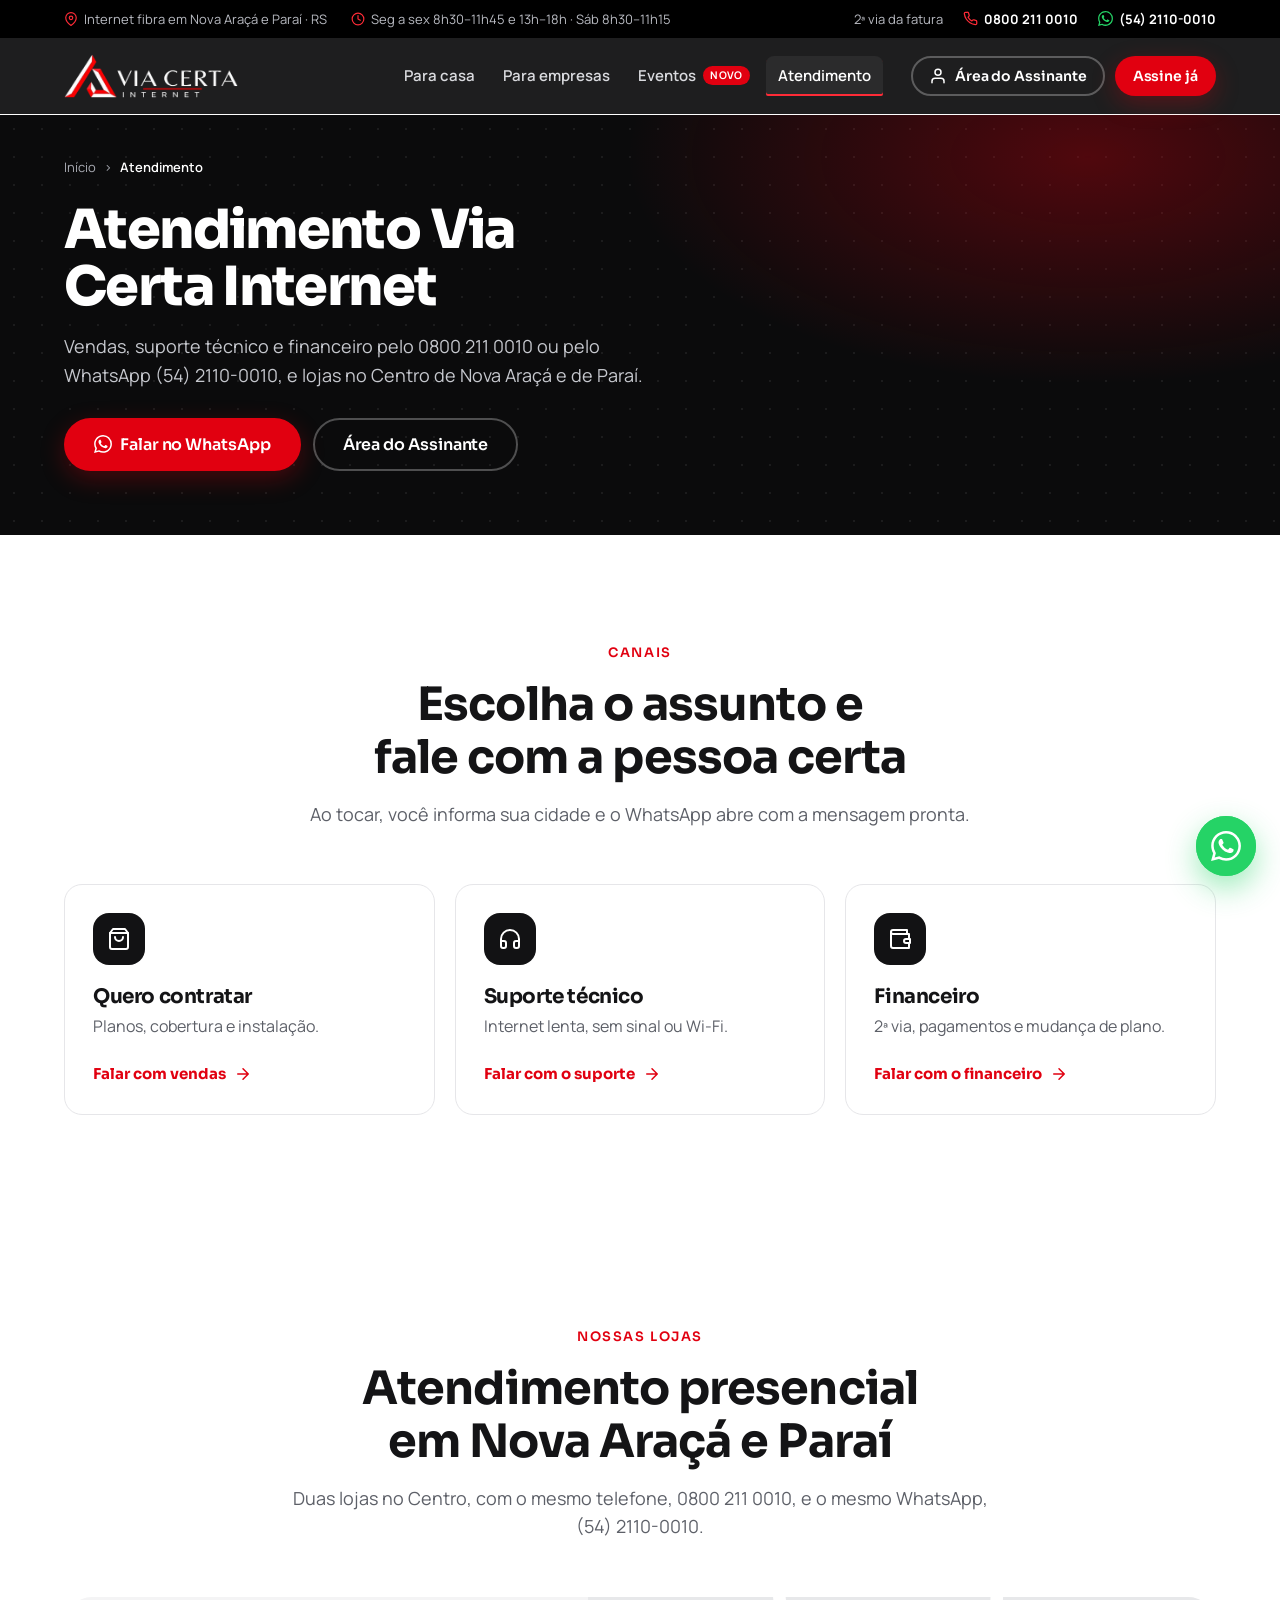
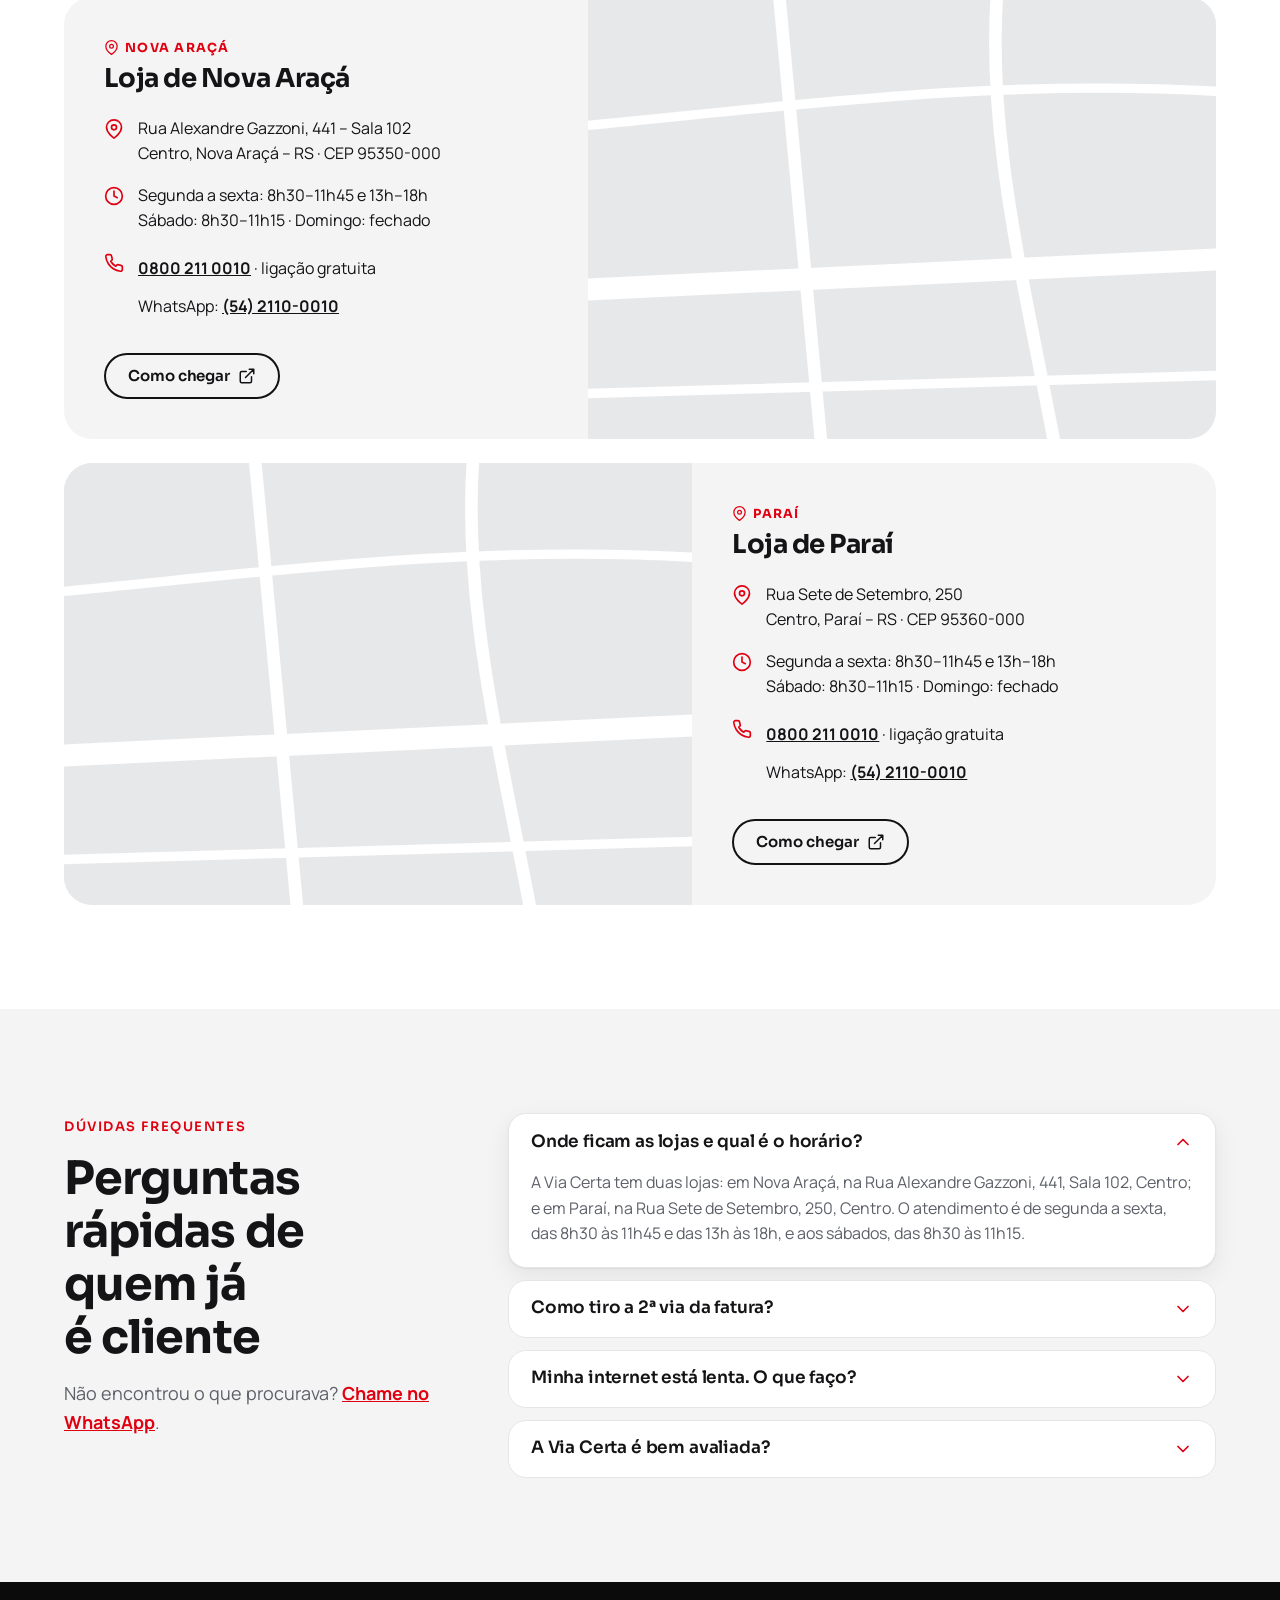
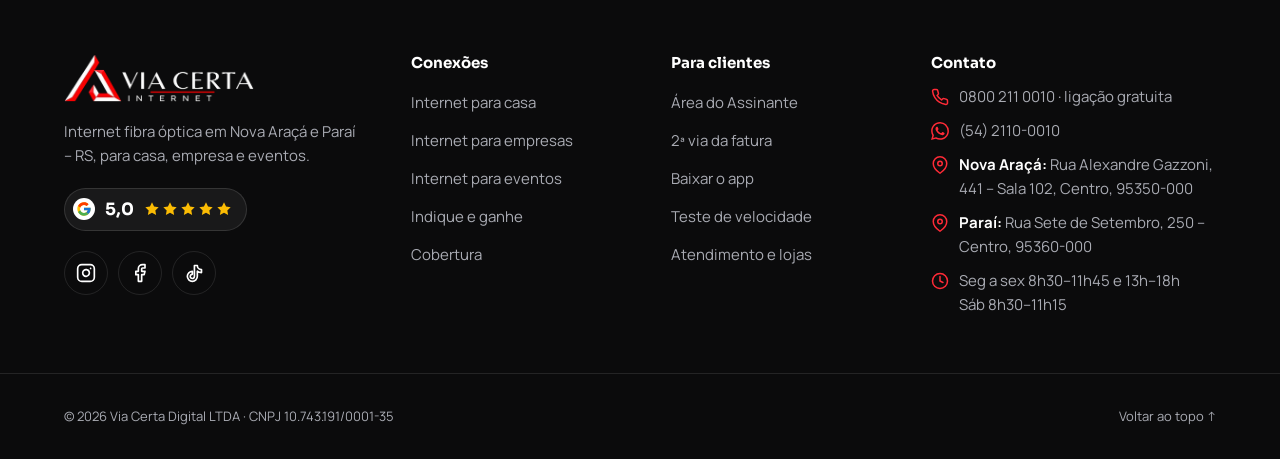
<file: atendimento.html>
<!doctype html>
<html lang="pt-BR">
<head>
  <meta charset="utf-8">
  <meta name="viewport" content="width=device-width, initial-scale=1, viewport-fit=cover">
  <title>Atendimento e lojas em Nova Araçá e Paraí | Via Certa</title>
  <meta name="description" content="Atendimento pelo 0800 211 0010 e pelo WhatsApp (54) 2110-0010. Lojas em Nova Araçá (Rua Alexandre Gazzoni, 441) e Paraí (Rua Sete de Setembro, 250).">
  <meta name="robots" content="index, follow, max-image-preview:large, max-snippet:-1">
  <!-- Quando o domínio estiver definido, adicione: <link rel="canonical" href="https://SEU-DOMINIO.com.br/ESTA-PAGINA"> -->
  <meta name="theme-color" content="#0b0b0c">
  <meta name="geo.region" content="BR-RS">
  <meta name="geo.placename" content="Nova Araçá">
  <meta name="geo.position" content="-28.6588;-51.7441">
  <meta name="ICBM" content="-28.6588, -51.7441">

  <meta property="og:type" content="website">
  <meta property="og:locale" content="pt_BR">
  <meta property="og:site_name" content="Via Certa Internet">
  <meta property="og:title" content="Atendimento e lojas em Nova Araçá e Paraí | Via Certa">
  <meta property="og:description" content="Atendimento pelo 0800 211 0010 e pelo WhatsApp (54) 2110-0010. Lojas em Nova Araçá (Rua Alexandre Gazzoni, 441) e Paraí (Rua Sete de Setembro, 250).">
  <meta property="og:image" content="assets/img/og-image.jpg">
  <meta property="og:image:width" content="1200">
  <meta property="og:image:height" content="630">
  <meta name="twitter:card" content="summary_large_image">

  <link rel="icon" type="image/png" href="assets/img/favicon.png">
  <link rel="apple-touch-icon" href="assets/img/apple-touch-icon.png">
  <link rel="manifest" href="site.webmanifest">

  <link rel="preload" href="assets/fonts/sora-latin.woff2" as="font" type="font/woff2" crossorigin>
  <link rel="preload" href="assets/fonts/manrope-latin.woff2" as="font" type="font/woff2" crossorigin>
  <link rel="stylesheet" href="assets/css/style.css">

  <script type="application/ld+json">
  {
    "@context": "https://schema.org",
    "@graph": [
      {
        "@type": "LocalBusiness",
        "@id": "./#empresa",
        "name": "Via Certa Internet",
        "telephone": "+55-800-211-0010",
        "address": {
          "@type": "PostalAddress",
          "streetAddress": "Rua Alexandre Gazzoni, 441, Sala 102",
          "addressLocality": "Nova Araçá",
          "addressRegion": "RS",
          "postalCode": "95350-000",
          "addressCountry": "BR"
        },
        "url": "./"
      },
      {
        "@type": "LocalBusiness",
        "@id": "./#loja-parai",
        "additionalType": "https://www.wikidata.org/wiki/Q11371",
        "name": "Via Certa Internet - Paraí",
        "parentOrganization": {
          "@id": "./#empresa"
        },
        "telephone": "+55-800-211-0010",
        "address": {
          "@type": "PostalAddress",
          "streetAddress": "Rua Sete de Setembro, 250",
          "addressLocality": "Paraí",
          "addressRegion": "RS",
          "postalCode": "95360-000",
          "addressCountry": "BR"
        },
        "geo": {
          "@type": "GeoCoordinates",
          "latitude": -28.5976865,
          "longitude": -51.7862298
        },
        "areaServed": {
          "@type": "City",
          "name": "Paraí",
          "sameAs": [
            "https://www.wikidata.org/wiki/Q1757405",
            "https://pt.wikipedia.org/wiki/Para%C3%AD"
          ]
        },
        "openingHoursSpecification": [
          {
            "@type": "OpeningHoursSpecification",
            "dayOfWeek": [
              "Monday",
              "Tuesday",
              "Wednesday",
              "Thursday",
              "Friday"
            ],
            "opens": "08:30",
            "closes": "11:45"
          },
          {
            "@type": "OpeningHoursSpecification",
            "dayOfWeek": [
              "Monday",
              "Tuesday",
              "Wednesday",
              "Thursday",
              "Friday"
            ],
            "opens": "13:00",
            "closes": "18:00"
          },
          {
            "@type": "OpeningHoursSpecification",
            "dayOfWeek": "Saturday",
            "opens": "08:30",
            "closes": "11:15"
          }
        ],
        "image": "assets/img/og-image.jpg",
        "priceRange": "R$ 89,90 - R$ 129,90",
        "url": "atendimento.html#loja-parai"
      },
      {
        "@type": "BreadcrumbList",
        "itemListElement": [
          {
            "@type": "ListItem",
            "position": 1,
            "name": "Início",
            "item": "./"
          },
          {
            "@type": "ListItem",
            "position": 2,
            "name": "Atendimento",
            "item": "atendimento.html"
          }
        ]
      },
      {
        "@type": "ContactPage",
        "@id": "atendimento.html#pagina",
        "name": "Atendimento Via Certa Internet",
        "about": {
          "@id": "./#empresa"
        },
        "inLanguage": "pt-BR"
      },
      {
        "@type": "FAQPage",
        "@id": "atendimento.html#duvidas",
        "inLanguage": "pt-BR",
        "mainEntity": [
          {
            "@type": "Question",
            "name": "Onde ficam as lojas e qual é o horário?",
            "acceptedAnswer": {
              "@type": "Answer",
              "text": "A Via Certa tem duas lojas: em Nova Araçá, na Rua Alexandre Gazzoni, 441, Sala 102, Centro; e em Paraí, na Rua Sete de Setembro, 250, Centro. O atendimento é de segunda a sexta, das 8h30 às 11h45 e das 13h às 18h, e aos sábados, das 8h30 às 11h15."
            }
          },
          {
            "@type": "Question",
            "name": "Como tiro a 2ª via da fatura?",
            "acceptedAnswer": {
              "@type": "Answer",
              "text": "Pela Área do Assinante, pelo app Via Certa Digital (Android) ou pelo WhatsApp do financeiro, (54) 2110-0010."
            }
          },
          {
            "@type": "Question",
            "name": "Minha internet está lenta. O que faço?",
            "acceptedAnswer": {
              "@type": "Answer",
              "text": "Reinicie o roteador (tire da tomada por 30 segundos), aproxime-se dele e faça um teste de velocidade. Se o problema continuar, chame o suporte técnico pelo WhatsApp (54) 2110-0010."
            }
          },
          {
            "@type": "Question",
            "name": "A Via Certa é bem avaliada?",
            "acceptedAnswer": {
              "@type": "Answer",
              "text": "Sim. A Via Certa tem nota 5,0 no Google, com 86 avaliações de clientes (outubro de 2026). Os pontos mais elogiados são o atendimento, a agilidade, os cursos e os filmes."
            }
          }
        ]
      }
    ]
  }
  </script>

  <script src="assets/js/config.js" defer></script>
  <script src="assets/js/main.js" defer></script>
</head>
<body>

  <!-- Ícones (usados com <use href="#i-nome">) -->
  <svg width="0" height="0" style="position:absolute" aria-hidden="true" focusable="false">
  <defs>
    <symbol id="i-wifi" viewBox="0 0 24 24"><path d="M5 12.55a11 11 0 0 1 14.08 0"/><path d="M1.42 9a16 16 0 0 1 21.16 0"/><path d="M8.53 16.11a6 6 0 0 1 6.95 0"/><path d="M12 20h.01"/></symbol>
    <symbol id="i-receipt" viewBox="0 0 24 24"><path d="M14 2H6a2 2 0 0 0-2 2v16a2 2 0 0 0 2 2h12a2 2 0 0 0 2-2V8z"/><path d="M14 2v6h6"/><path d="M16 13H8"/><path d="M16 17H8"/><path d="M10 9H8"/></symbol>
    <symbol id="i-user" viewBox="0 0 24 24"><path d="M20 21v-2a4 4 0 0 0-4-4H8a4 4 0 0 0-4 4v2"/><circle cx="12" cy="7" r="4"/></symbol>
    <symbol id="i-users" viewBox="0 0 24 24"><path d="M17 21v-2a4 4 0 0 0-4-4H5a4 4 0 0 0-4 4v2"/><circle cx="9" cy="7" r="4"/><path d="M23 21v-2a4 4 0 0 0-3-3.87M16 3.13a4 4 0 0 1 0 7.75"/></symbol>
    <symbol id="i-headset" viewBox="0 0 24 24"><path d="M3 18v-6a9 9 0 0 1 18 0v6"/><path d="M21 19a2 2 0 0 1-2 2h-1a2 2 0 0 1-2-2v-3a2 2 0 0 1 2-2h3zM3 19a2 2 0 0 0 2 2h1a2 2 0 0 0 2-2v-3a2 2 0 0 0-2-2H3z"/></symbol>
    <symbol id="i-gauge" viewBox="0 0 24 24"><path d="m12 14 4-4"/><path d="M3.34 19a10 10 0 1 1 17.32 0"/></symbol>
    <symbol id="i-pin" viewBox="0 0 24 24"><path d="M21 10c0 7-9 13-9 13s-9-6-9-13a9 9 0 0 1 18 0z"/><circle cx="12" cy="10" r="3"/></symbol>
    <symbol id="i-gift" viewBox="0 0 24 24"><path d="M20 12v10H4V12"/><path d="M2 7h20v5H2z"/><path d="M12 22V7"/><path d="M12 7H7.5a2.5 2.5 0 0 1 0-5C11 2 12 7 12 7z"/><path d="M12 7h4.5a2.5 2.5 0 0 0 0-5C13 2 12 7 12 7z"/></symbol>
    <symbol id="i-check" viewBox="0 0 24 24"><path d="M20 6 9 17l-5-5"/></symbol>
    <symbol id="i-star" viewBox="0 0 24 24"><path fill="currentColor" stroke="none" d="m12 2 3.09 6.26L22 9.27l-5 4.87 1.18 6.88L12 17.77l-6.18 3.25L7 14.14 2 9.27l6.91-1.01z"/></symbol>
    <symbol id="i-tv" viewBox="0 0 24 24"><rect x="2" y="7" width="20" height="15" rx="2"/><path d="m17 2-5 5-5-5"/></symbol>
    <symbol id="i-film" viewBox="0 0 24 24"><rect x="2" y="2" width="20" height="20" rx="2.18"/><path d="M7 2v20M17 2v20M2 12h20M2 7h5M2 17h5M17 17h5M17 7h5"/></symbol>
    <symbol id="i-book" viewBox="0 0 24 24"><path d="M2 3h6a4 4 0 0 1 4 4v14a3 3 0 0 0-3-3H2z"/><path d="M22 3h-6a4 4 0 0 0-4 4v14a3 3 0 0 1 3-3h7z"/></symbol>
    <symbol id="i-cap" viewBox="0 0 24 24"><path d="M22 10 12 5 2 10l10 5 10-5z"/><path d="M6 12v5c3 3 9 3 12 0v-5"/></symbol>
    <symbol id="i-game" viewBox="0 0 24 24"><path d="M6 12h4M8 10v4M15 13h.01M18 11h.01"/><rect x="2" y="6" width="20" height="12" rx="2"/></symbol>
    <symbol id="i-phone" viewBox="0 0 24 24"><path d="M22 16.92v3a2 2 0 0 1-2.18 2 19.79 19.79 0 0 1-8.63-3.07 19.5 19.5 0 0 1-6-6 19.79 19.79 0 0 1-3.07-8.67A2 2 0 0 1 4.11 2h3a2 2 0 0 1 2 1.72c.13.96.36 1.9.7 2.81a2 2 0 0 1-.45 2.11L8.09 9.91a16 16 0 0 0 6 6l1.27-1.27a2 2 0 0 1 2.11-.45c.91.34 1.85.57 2.81.7A2 2 0 0 1 22 16.92z"/></symbol>
    <symbol id="i-clock" viewBox="0 0 24 24"><circle cx="12" cy="12" r="10"/><path d="M12 6v6l4 2"/></symbol>
    <symbol id="i-arrow" viewBox="0 0 24 24"><path d="M5 12h14M12 5l7 7-7 7"/></symbol>
    <symbol id="i-left" viewBox="0 0 24 24"><path d="m15 18-6-6 6-6"/></symbol>
    <symbol id="i-right" viewBox="0 0 24 24"><path d="m9 18 6-6-6-6"/></symbol>
    <symbol id="i-down" viewBox="0 0 24 24"><path d="m6 9 6 6 6-6"/></symbol>
    <symbol id="i-menu" viewBox="0 0 24 24"><path d="M3 6h18M3 12h18M3 18h18"/></symbol>
    <symbol id="i-x" viewBox="0 0 24 24"><path d="M18 6 6 18M6 6l12 12"/></symbol>
    <symbol id="i-home" viewBox="0 0 24 24"><path d="m3 9 9-7 9 7v11a2 2 0 0 1-2 2H5a2 2 0 0 1-2-2z"/><path d="M9 22V12h6v10"/></symbol>
    <symbol id="i-building" viewBox="0 0 24 24"><path d="M6 22V4a2 2 0 0 1 2-2h8a2 2 0 0 1 2 2v18z"/><path d="M6 12H4a2 2 0 0 0-2 2v6a2 2 0 0 0 2 2h2"/><path d="M18 9h2a2 2 0 0 1 2 2v9a2 2 0 0 1-2 2h-2"/><path d="M10 6h4M10 10h4M10 14h4M10 18h4"/></symbol>
    <symbol id="i-party" viewBox="0 0 24 24"><path d="M5.8 11.3 2 22l10.7-3.79"/><path d="M4 3h.01M22 8h.01M15 2h.01M22 20h.01"/><path d="m22 2-2.24.75a2.9 2.9 0 0 0-1.96 3.12c.1.86-.57 1.63-1.45 1.63h-.38c-.86 0-1.6.6-1.76 1.44L14 10"/><path d="m22 13-.82-.33c-.86-.34-1.82.2-1.98 1.11-.11.7-.72 1.22-1.43 1.22H17"/><path d="m11 2 .33.82c.34.86-.2 1.82-1.11 1.98C9.52 4.9 9 5.52 9 6.23V7"/><path d="M11 13c1.93 1.93 2.83 4.17 2 5-.83.83-3.07-.07-5-2-1.93-1.93-2.83-4.17-2-5 .83-.83 3.07.07 5 2z"/></symbol>
    <symbol id="i-briefcase" viewBox="0 0 24 24"><rect x="2" y="7" width="20" height="14" rx="2"/><path d="M16 21V5a2 2 0 0 0-2-2h-4a2 2 0 0 0-2 2v16"/></symbol>
    <symbol id="i-store" viewBox="0 0 24 24"><path d="M3 9 4.5 4h15L21 9"/><path d="M4 9v11h16V9"/><path d="M3 9h18"/><path d="M9 20v-6h6v6"/></symbol>
    <symbol id="i-laptop" viewBox="0 0 24 24"><rect x="3" y="4" width="18" height="12" rx="2"/><path d="M2 20h20"/></symbol>
    <symbol id="i-factory" viewBox="0 0 24 24"><path d="M2 20V9l6 4V9l6 4V4h8v16z"/><path d="M6 17h.01M10 17h.01M14 17h.01M18 17h.01"/></symbol>
    <symbol id="i-card" viewBox="0 0 24 24"><rect x="2" y="5" width="20" height="14" rx="2"/><path d="M2 10h20M6 15h4"/></symbol>
    <symbol id="i-video" viewBox="0 0 24 24"><path d="m22 8-6 4 6 4z"/><rect x="2" y="6" width="14" height="12" rx="2"/></symbol>
    <symbol id="i-signal" viewBox="0 0 24 24"><path d="M2 20h.01M7 20v-4M12 20v-8M17 20V8M22 4v16"/></symbol>
    <symbol id="i-activity" viewBox="0 0 24 24"><path d="M22 12h-4l-3 9L9 3l-3 9H2"/></symbol>
    <symbol id="i-clipboard" viewBox="0 0 24 24"><rect x="8" y="2" width="8" height="4" rx="1"/><path d="M16 4h2a2 2 0 0 1 2 2v14a2 2 0 0 1-2 2H6a2 2 0 0 1-2-2V6a2 2 0 0 1 2-2h2"/><path d="m9 14 2 2 4-4"/></symbol>
    <symbol id="i-wrench" viewBox="0 0 24 24"><path d="M14.7 6.3a1 1 0 0 0 0 1.4l1.6 1.6a1 1 0 0 0 1.4 0l3.77-3.77a6 6 0 0 1-7.94 7.94l-6.91 6.91a2.12 2.12 0 0 1-3-3l6.91-6.91a6 6 0 0 1 7.94-7.94l-3.76 3.76z"/></symbol>
    <symbol id="i-shield" viewBox="0 0 24 24"><path d="M12 22s8-4 8-10V5l-8-3-8 3v7c0 6 8 10 8 10z"/><path d="m9 12 2 2 4-4"/></symbol>
    <symbol id="i-calendar" viewBox="0 0 24 24"><rect x="3" y="4" width="18" height="18" rx="2"/><path d="M16 2v4M8 2v4M3 10h18"/></symbol>
    <symbol id="i-heart" viewBox="0 0 24 24"><path d="M19 14c1.49-1.46 3-3.21 3-5.5A5.5 5.5 0 0 0 16.5 3c-1.76 0-3 .5-4.5 2-1.5-1.5-2.74-2-4.5-2A5.5 5.5 0 0 0 2 8.5c0 2.3 1.5 4.05 3 5.5l7 7z"/></symbol>
    <symbol id="i-trophy" viewBox="0 0 24 24"><path d="M6 9H4.5a2.5 2.5 0 0 1 0-5H6"/><path d="M18 9h1.5a2.5 2.5 0 0 0 0-5H18"/><path d="M4 22h16"/><path d="M10 14.66V17c0 .55-.47.98-.97 1.21C7.85 18.75 7 20.24 7 22"/><path d="M14 14.66V17c0 .55.47.98.97 1.21C16.15 18.75 17 20.24 17 22"/><path d="M18 2H6v7a6 6 0 0 0 12 0z"/></symbol>
    <symbol id="i-music" viewBox="0 0 24 24"><path d="M9 18V5l12-2v13"/><circle cx="6" cy="18" r="3"/><circle cx="18" cy="16" r="3"/></symbol>
    <symbol id="i-mic" viewBox="0 0 24 24"><path d="M12 2a3 3 0 0 0-3 3v7a3 3 0 0 0 6 0V5a3 3 0 0 0-3-3z"/><path d="M19 10v2a7 7 0 0 1-14 0v-2"/><path d="M12 19v3"/></symbol>
    <symbol id="i-mobile" viewBox="0 0 24 24"><rect x="5" y="2" width="14" height="20" rx="2"/><path d="M12 18h.01"/></symbol>
    <symbol id="i-zap" viewBox="0 0 24 24"><path d="M13 2 3 14h9l-1 8 10-12h-9z"/></symbol>
    <symbol id="i-wallet" viewBox="0 0 24 24"><path d="M21 12V7H5a2 2 0 0 1 0-4h14v4"/><path d="M3 5v14a2 2 0 0 0 2 2h16v-5"/><path d="M18 12a2 2 0 0 0 0 4h4v-4z"/></symbol>
    <symbol id="i-bag" viewBox="0 0 24 24"><path d="M6 2 3 6v14a2 2 0 0 0 2 2h14a2 2 0 0 0 2-2V6l-3-4z"/><path d="M3 6h18"/><path d="M16 10a4 4 0 0 1-8 0"/></symbol>
    <symbol id="i-external" viewBox="0 0 24 24"><path d="M18 13v6a2 2 0 0 1-2 2H5a2 2 0 0 1-2-2V8a2 2 0 0 1 2-2h6"/><path d="M15 3h6v6M10 14 21 3"/></symbol>
    <symbol id="i-whatsapp" viewBox="0 0 24 24"><path fill="currentColor" stroke="none" d="M17.47 14.38c-.3-.15-1.76-.87-2.03-.97-.27-.1-.47-.15-.67.15-.2.3-.77.97-.94 1.16-.17.2-.35.22-.64.08-.3-.15-1.26-.47-2.39-1.48-.88-.79-1.48-1.76-1.65-2.06-.17-.3-.02-.46.13-.6.13-.14.3-.35.45-.52.15-.18.2-.3.3-.5.1-.2.05-.37-.03-.52-.07-.15-.67-1.61-.91-2.2-.24-.58-.49-.5-.67-.51h-.57c-.2 0-.52.07-.79.37-.27.3-1.04 1.02-1.04 2.48s1.06 2.88 1.21 3.07c.15.2 2.1 3.2 5.08 4.49.71.31 1.26.49 1.7.63.71.22 1.36.19 1.87.12.57-.09 1.76-.72 2-1.41.25-.7.25-1.29.18-1.41-.08-.13-.28-.2-.57-.35zM12.05 21.79h-.01a9.87 9.87 0 0 1-5.03-1.38l-.36-.21-3.74.98 1-3.65-.24-.37a9.86 9.86 0 0 1-1.51-5.26c0-5.45 4.44-9.88 9.89-9.88 2.64 0 5.12 1.03 6.99 2.9a9.83 9.83 0 0 1 2.89 6.99c0 5.45-4.44 9.88-9.88 9.88zm8.41-18.3A11.82 11.82 0 0 0 12.05 0C5.5 0 .16 5.34.16 11.89c0 2.1.55 4.14 1.59 5.95L.06 24l6.3-1.65a11.88 11.88 0 0 0 5.68 1.45h.01c6.55 0 11.89-5.34 11.89-11.89a11.82 11.82 0 0 0-3.48-8.41z"/></symbol>
    <symbol id="i-instagram" viewBox="0 0 24 24"><rect x="2" y="2" width="20" height="20" rx="5"/><path d="M16 11.37A4 4 0 1 1 12.63 8 4 4 0 0 1 16 11.37zM17.5 6.5h.01"/></symbol>
    <symbol id="i-facebook" viewBox="0 0 24 24"><path d="M18 2h-3a5 5 0 0 0-5 5v3H7v4h3v8h4v-8h3l1-4h-4V7a1 1 0 0 1 1-1h3z"/></symbol>
    <symbol id="i-tiktok" viewBox="0 0 24 24"><path d="M16 3a5 5 0 0 0 5 5v3.5a8.5 8.5 0 0 1-5-1.6V16a6 6 0 1 1-6-6v3.6A2.5 2.5 0 1 0 12.5 16V3z"/></symbol>
    <symbol id="i-play" viewBox="0 0 24 24"><path fill="currentColor" stroke="none" d="M3.6 1.8c-.3.3-.5.8-.5 1.4v17.6c0 .6.2 1.1.5 1.4l.1.1 9.9-9.9v-.2L3.7 1.7zM16.9 15.6l-3.3-3.3v-.2l3.3-3.3.1.04 3.9 2.2c1.1.6 1.1 1.7 0 2.3l-3.9 2.2zM17 15.5 13.6 12 3.6 22.2c.4.4 1 .4 1.7.05L17 15.5M17 8.5 5.3 1.8c-.7-.4-1.3-.3-1.7.1L13.6 12z"/></symbol>
    <symbol id="i-apple" viewBox="0 0 24 24"><path fill="currentColor" stroke="none" d="M16.37 12.6c-.02-2.34 1.91-3.47 2-3.52-1.09-1.6-2.79-1.82-3.39-1.84-1.44-.15-2.82.85-3.55.85-.73 0-1.86-.83-3.06-.81-1.57.02-3.02.92-3.83 2.33-1.64 2.84-.42 7.04 1.17 9.35.78 1.13 1.71 2.39 2.93 2.35 1.18-.05 1.62-.76 3.04-.76 1.42 0 1.82.76 3.06.73 1.27-.02 2.07-1.15 2.84-2.29.9-1.31 1.27-2.58 1.29-2.65-.03-.01-2.47-.95-2.5-3.76zM14.04 5.72c.65-.79 1.09-1.88.97-2.97-.94.04-2.07.62-2.74 1.41-.6.7-1.13 1.81-.99 2.88 1.05.08 2.12-.53 2.76-1.32z"/></symbol>
    <symbol id="i-google" viewBox="0 0 48 48"><path fill="#FFC107" stroke="none" d="M43.61 20.08H42V20H24v8h11.3c-1.65 4.66-6.08 8-11.3 8-6.63 0-12-5.37-12-12s5.37-12 12-12c3.06 0 5.84 1.15 7.96 3.04l5.66-5.66C34.05 6.05 29.27 4 24 4 12.95 4 4 12.95 4 24s8.95 20 20 20 20-8.95 20-20c0-1.34-.14-2.65-.39-3.92z"/><path fill="#FF3D00" stroke="none" d="m6.31 14.69 6.57 4.82C14.66 15.11 18.96 12 24 12c3.06 0 5.84 1.15 7.96 3.04l5.66-5.66C34.05 6.05 29.27 4 24 4 16.32 4 9.66 8.34 6.31 14.69z"/><path fill="#4CAF50" stroke="none" d="M24 44c5.17 0 9.86-1.98 13.41-5.19l-6.19-5.24A11.91 11.91 0 0 1 24 36c-5.2 0-9.62-3.32-11.28-7.95l-6.52 5.03C9.5 39.56 16.23 44 24 44z"/><path fill="#1976D2" stroke="none" d="M43.61 20.08H42V20H24v8h11.3a12.04 12.04 0 0 1-4.09 5.57l6.19 5.24C36.97 39.2 44 34 44 24c0-1.34-.14-2.65-.39-3.92z"/></symbol>
  </defs>
  </svg>
  <a class="skip-link" href="#conteudo">Pular para o conteúdo</a>

  <!-- ===== CABEÇALHO (igual em todas as páginas) ===== -->
  <header class="site-header" id="topo">
    <div class="topbar">
      <div class="container topbar__inner">
        <p class="topbar__item"><svg class="i" aria-hidden="true"><use href="#i-pin"/></svg> Internet fibra em Nova Araçá e Paraí · RS</p>
        <p class="topbar__item topbar__hide-sm"><svg class="i" aria-hidden="true"><use href="#i-clock"/></svg> Seg a sex 8h30–11h45 e 13h–18h · Sáb 8h30–11h15</p>
        <div class="topbar__links">
          <a href="#" data-link="segundaVia">2ª via da fatura</a>
          <a href="tel:08002110010" class="topbar__tel"><svg class="i" aria-hidden="true"><use href="#i-phone"/></svg> 0800 211 0010</a>
          <a href="https://wa.me/555421100010" data-wa="Olá! Vim pelo site da Via Certa Internet e gostaria de atendimento. Sou de {cidade}." data-wa-ctx="geral" target="_blank" rel="noopener" class="topbar__wa"><svg class="i" aria-hidden="true"><use href="#i-whatsapp"/></svg> (54) 2110-0010</a>
        </div>
      </div>
    </div>

    <div class="navbar">
      <div class="container navbar__inner">
        <a href="./" class="brand" aria-label="Via Certa Internet - página inicial">
          <picture>
            <source type="image/webp" srcset="assets/img/logo-branco.webp">
            <img src="assets/img/logo-branco.png" alt="Via Certa Internet" width="400" height="101" fetchpriority="high">
          </picture>
        </a>

        <nav class="nav" id="menu" aria-label="Menu principal">
          <ul class="nav__list">
            <li><a href="residencial.html">Para casa</a></li>
            <li><a href="empresas.html">Para empresas</a></li>
            <li><a href="eventos.html">Eventos <span class="nav__new">Novo</span></a></li>
            <li><a href="atendimento.html" aria-current="page">Atendimento</a></li>
          </ul>
          <div class="nav__mobile-extra">
            <button type="button" class="btn btn--ghost-light btn--block" data-open-cliente><svg class="i" aria-hidden="true"><use href="#i-user"/></svg> Área do Assinante</button>
            <a href="https://wa.me/555421100010" data-wa="Olá! Vim pelo site da Via Certa Internet e gostaria de atendimento. Sou de {cidade}." data-wa-ctx="geral" target="_blank" rel="noopener" class="nav__mobile-wa"><svg class="i" aria-hidden="true"><use href="#i-whatsapp"/></svg> (54) 2110-0010</a>
            <a href="tel:08002110010" class="nav__mobile-wa nav__mobile-tel"><svg class="i" aria-hidden="true"><use href="#i-phone"/></svg> 0800 211 0010</a>
          </div>
        </nav>

        <div class="navbar__actions">
          <button type="button" class="btn btn--ghost-light btn--sm navbar__cliente" data-open-cliente><svg class="i" aria-hidden="true"><use href="#i-user"/></svg><span>Área do Assinante</span></button>
          <a href="residencial.html#planos" class="btn btn--red btn--sm navbar__cta">Assine já</a>
          <button type="button" class="nav-toggle" aria-expanded="false" aria-controls="menu" aria-label="Abrir menu">
            <svg class="i i--open" aria-hidden="true"><use href="#i-menu"/></svg>
            <svg class="i i--close" aria-hidden="true"><use href="#i-x"/></svg>
          </button>
        </div>
      </div>
    </div>
  </header>

  <main id="conteudo">
    <section class="page-hero page-hero--atendimento">
      <div class="page-hero__bg" aria-hidden="true"></div>
      <div class="container page-hero__inner">
        <div class="page-hero__copy">
          <nav class="crumbs" aria-label="Você está em"><a href="./">Início</a><span aria-hidden="true">›</span><span aria-current="page">Atendimento</span></nav>
          
          <h1 class="page-hero__title">Atendimento Via Certa Internet</h1>
          <p class="page-hero__lead">Vendas, suporte técnico e financeiro pelo 0800 211 0010 ou pelo WhatsApp (54) 2110-0010, e lojas no Centro de Nova Araçá e de Paraí.</p>
          <div class="page-hero__ctas"><a href="https://wa.me/555421100010" data-wa="Olá! Vim pelo site da Via Certa Internet e gostaria de atendimento. Sou de {cidade}." data-wa-ctx="geral" target="_blank" rel="noopener" class="btn btn--red btn--lg"><svg class="i" aria-hidden="true"><use href="#i-whatsapp"/></svg> Falar no WhatsApp</a><button type="button" class="btn btn--ghost-light btn--lg" data-open-cliente>Área do Assinante</button></div>
        </div>
        
      </div>
    </section>

    <section class="section support" id="canais" aria-labelledby="canais-titulo">
      <div class="container">
        <header class="section-head">
          <p class="eyebrow">Canais</p>
          <h2 class="section-title" id="canais-titulo">Escolha o assunto e fale com a pessoa certa</h2>
          <p class="section-lead">Ao tocar, você informa sua cidade e o WhatsApp abre com a mensagem pronta.</p>
        </header>
        <div class="support__grid">
          <a href="https://wa.me/555421100010" data-wa="Olá! Quero contratar a internet da Via Certa em {cidade}. Pode me ajudar a escolher um plano?" data-wa-ctx="casa" target="_blank" rel="noopener" class="channel"><span class="channel__icon"><svg class="i" aria-hidden="true"><use href="#i-bag"/></svg></span><h3>Quero contratar</h3><p>Planos, cobertura e instalação.</p><span class="channel__go">Falar com vendas <svg class="i" aria-hidden="true"><use href="#i-arrow"/></svg></span></a>
          <a href="https://wa.me/555421100010" data-wa="Olá! Sou cliente da Via Certa Internet em {cidade} e preciso de suporte técnico." data-wa-ctx="cliente" target="_blank" rel="noopener" class="channel"><span class="channel__icon"><svg class="i" aria-hidden="true"><use href="#i-headset"/></svg></span><h3>Suporte técnico</h3><p>Internet lenta, sem sinal ou Wi-Fi.</p><span class="channel__go">Falar com o suporte <svg class="i" aria-hidden="true"><use href="#i-arrow"/></svg></span></a>
          <a href="https://wa.me/555421100010" data-wa="Olá! Sou cliente da Via Certa Internet em {cidade} e preciso de ajuda com minha fatura." data-wa-ctx="cliente" target="_blank" rel="noopener" class="channel"><span class="channel__icon"><svg class="i" aria-hidden="true"><use href="#i-wallet"/></svg></span><h3>Financeiro</h3><p>2ª via, pagamentos e mudança de plano.</p><span class="channel__go">Falar com o financeiro <svg class="i" aria-hidden="true"><use href="#i-arrow"/></svg></span></a>
        </div>

      </div>
    </section>

    <!-- ===== LOJAS ===== -->
    <!-- loading="lazy": cada mapa só carrega quando a pessoa rola até perto dele. O próprio mapa já traz o botão "Abrir no Maps". -->
    <section class="section stores" id="lojas" aria-labelledby="lojas-titulo">
      <div class="container">
        <header class="section-head">
          <p class="eyebrow">Nossas lojas</p>
          <h2 class="section-title" id="lojas-titulo">Atendimento presencial em Nova Araçá e Paraí</h2>
          <p class="section-lead">Duas lojas no Centro, com o mesmo telefone, 0800 211 0010, e o mesmo WhatsApp, (54) 2110-0010.</p>
        </header>
        <div class="store" id="loja-nova-araca">
          <div class="store__info">
            <p class="store__city"><svg class="i" aria-hidden="true"><use href="#i-pin"/></svg> Nova Araçá</p>
            <h3>Loja de Nova Araçá</h3>
            <ul class="store__list">
              <li><svg class="i" aria-hidden="true"><use href="#i-pin"/></svg><address>Rua Alexandre Gazzoni, 441 – Sala 102<br>Centro, Nova Araçá – RS · CEP 95350-000</address></li>
              <li><svg class="i" aria-hidden="true"><use href="#i-clock"/></svg><span>Segunda a sexta: 8h30–11h45 e 13h–18h<br>Sábado: 8h30–11h15 · Domingo: fechado</span></li>
              <li><svg class="i" aria-hidden="true"><use href="#i-phone"/></svg><span><a href="tel:08002110010">0800 211 0010</a> · ligação gratuita<br>WhatsApp: <a href="https://wa.me/555421100010" data-wa="Olá! Vim pelo site da Via Certa Internet e gostaria de atendimento. Sou de {cidade}." data-wa-ctx="geral" target="_blank" rel="noopener">(54) 2110-0010</a></span></li>
            </ul>
            <a href="https://www.google.com/maps/dir/?api=1&amp;destination=-28.6588271,-51.7441465" target="_blank" rel="noopener" class="btn btn--outline">Como chegar <svg class="i" aria-hidden="true"><use href="#i-external"/></svg></a>
          </div>
          <div class="store__map">
            <svg class="store__map-bg" viewBox="0 0 400 300" preserveAspectRatio="xMidYMid slice" aria-hidden="true"><g fill="none" stroke-linecap="round"><path d="M-10 196 L410 176" stroke-width="14"/><path d="M120 -10 L150 310" stroke-width="8"/><path d="M262 -10 C 250 90, 280 200, 300 310" stroke-width="8"/><path d="M-10 92 C 120 80, 260 60, 410 70" stroke-width="6"/><path d="M-10 262 L410 250" stroke-width="6"/></g></svg>
            <iframe title="Mapa da loja Via Certa Internet em Nova Araçá" loading="lazy" referrerpolicy="no-referrer-when-downgrade"
              src="https://maps.google.com/maps?q=Viacerta%20Bitcom%20-%20Nova%20Ara%C3%A7%C3%A1&amp;ll=-28.6588271,-51.7441465&amp;z=16&amp;hl=pt-BR&amp;output=embed"></iframe>
          </div>
        </div>
        <div class="store store--reverse" id="loja-parai">
          <div class="store__info">
            <p class="store__city"><svg class="i" aria-hidden="true"><use href="#i-pin"/></svg> Paraí</p>
            <h3>Loja de Paraí</h3>
            <ul class="store__list">
              <li><svg class="i" aria-hidden="true"><use href="#i-pin"/></svg><address>Rua Sete de Setembro, 250<br>Centro, Paraí – RS · CEP 95360-000</address></li>
              <li><svg class="i" aria-hidden="true"><use href="#i-clock"/></svg><span>Segunda a sexta: 8h30–11h45 e 13h–18h<br>Sábado: 8h30–11h15 · Domingo: fechado</span></li>
              <li><svg class="i" aria-hidden="true"><use href="#i-phone"/></svg><span><a href="tel:08002110010">0800 211 0010</a> · ligação gratuita<br>WhatsApp: <a href="https://wa.me/555421100010" data-wa="Olá! Vim pelo site da Via Certa Internet e gostaria de atendimento. Sou de {cidade}." data-wa-ctx="geral" target="_blank" rel="noopener">(54) 2110-0010</a></span></li>
            </ul>
            <a href="https://www.google.com/maps/dir/?api=1&amp;destination=-28.5976865,-51.7862298" target="_blank" rel="noopener" class="btn btn--outline">Como chegar <svg class="i" aria-hidden="true"><use href="#i-external"/></svg></a>
          </div>
          <div class="store__map">
            <svg class="store__map-bg" viewBox="0 0 400 300" preserveAspectRatio="xMidYMid slice" aria-hidden="true"><g fill="none" stroke-linecap="round"><path d="M-10 196 L410 176" stroke-width="14"/><path d="M120 -10 L150 310" stroke-width="8"/><path d="M262 -10 C 250 90, 280 200, 300 310" stroke-width="8"/><path d="M-10 92 C 120 80, 260 60, 410 70" stroke-width="6"/><path d="M-10 262 L410 250" stroke-width="6"/></g></svg>
            <iframe title="Mapa da loja Via Certa Internet em Paraí" loading="lazy" referrerpolicy="no-referrer-when-downgrade"
              src="https://maps.google.com/maps?q=Rua%20Sete%20de%20Setembro%2C%20250%20-%20Centro%2C%20Para%C3%AD%20-%20RS&amp;ll=-28.5976865,-51.7862298&amp;z=16&amp;hl=pt-BR&amp;output=embed"></iframe>
          </div>
        </div>
      </div>
    </section>

    <section class="section faq" id="duvidas" aria-labelledby="duvidas-titulo">
      <div class="container faq__inner">
        <header class="section-head section-head--left">
          <p class="eyebrow">Dúvidas frequentes</p>
          <h2 class="section-title" id="duvidas-titulo">Perguntas rápidas de quem já é cliente</h2>
          <p class="section-lead">Não encontrou o que procurava? <a href="https://wa.me/555421100010" data-wa="Olá! Tenho uma dúvida sobre a Via Certa Internet. Sou de {cidade}." data-wa-ctx="cliente" target="_blank" rel="noopener">Chame no WhatsApp</a>.</p>
        </header>
        <div class="faq__list">
          <details open>
            <summary><h3>Onde ficam as lojas e qual é o horário?</h3><svg class="i" aria-hidden="true"><use href="#i-down"/></svg></summary>
            <p>A Via Certa tem duas lojas: em Nova Araçá, na Rua Alexandre Gazzoni, 441, Sala 102, Centro; e em Paraí, na Rua Sete de Setembro, 250, Centro. O atendimento é de segunda a sexta, das 8h30 às 11h45 e das 13h às 18h, e aos sábados, das 8h30 às 11h15.</p>
          </details>
          <details>
            <summary><h3>Como tiro a 2ª via da fatura?</h3><svg class="i" aria-hidden="true"><use href="#i-down"/></svg></summary>
            <p>Pela <a href="#" data-link="areaCliente">Área do Assinante</a>, pelo app Via Certa Digital (Android) ou pelo WhatsApp do financeiro, (54) 2110-0010.</p>
          </details>
          <details>
            <summary><h3>Minha internet está lenta. O que faço?</h3><svg class="i" aria-hidden="true"><use href="#i-down"/></svg></summary>
            <p>Reinicie o roteador (tire da tomada por 30 segundos), aproxime-se dele e faça um <a href="#" data-link="testeVelocidade">teste de velocidade</a>. Se o problema continuar, chame o suporte técnico pelo WhatsApp (54) 2110-0010.</p>
          </details>
          <details>
            <summary><h3>A Via Certa é bem avaliada?</h3><svg class="i" aria-hidden="true"><use href="#i-down"/></svg></summary>
            <p>Sim. A Via Certa tem nota 5,0 no Google, com 86 avaliações de clientes (outubro de 2026). Os pontos mais elogiados são o atendimento, a agilidade, os cursos e os filmes.</p>
          </details>
        </div>
      </div>
    </section>
  </main>

  <!-- ===== RODAPÉ (igual em todas as páginas) ===== -->
  <footer class="site-footer">
    <div class="container footer__grid">
      <div class="footer__brand">
        <picture>
          <source type="image/webp" srcset="assets/img/logo-branco.webp">
          <img src="assets/img/logo-branco.png" alt="Via Certa Internet" width="400" height="101" loading="lazy" decoding="async">
        </picture>
        <p>Internet fibra óptica em Nova Araçá e Paraí – RS, para casa, empresa e eventos.</p>
        <a href="./#avaliacoes" class="rating-chip rating-chip--sm" aria-label="Nota 5,0 no Google">
          <svg class="rating-chip__g" aria-hidden="true"><use href="#i-google"/></svg><span class="rating-chip__score">5,0</span><span class="stars" aria-hidden="true"><svg><use href="#i-star"/></svg><svg><use href="#i-star"/></svg><svg><use href="#i-star"/></svg><svg><use href="#i-star"/></svg><svg><use href="#i-star"/></svg></span>
        </a>
        <div class="footer__social">
          <a href="#" data-link="instagram" aria-label="Instagram da Via Certa" hidden><svg class="i" aria-hidden="true"><use href="#i-instagram"/></svg></a>
          <a href="#" data-link="facebook" aria-label="Facebook da Via Certa" hidden><svg class="i" aria-hidden="true"><use href="#i-facebook"/></svg></a>
          <a href="#" data-link="tiktok" aria-label="TikTok da Via Certa" hidden><svg class="i" aria-hidden="true"><use href="#i-tiktok"/></svg></a>
        </div>
      </div>

      <nav class="footer__col" aria-label="Conexões">
        <h2 class="footer__title">Conexões</h2>
        <ul>
          <li><a href="residencial.html">Internet para casa</a></li>
          <li><a href="empresas.html">Internet para empresas</a></li>
          <li><a href="eventos.html">Internet para eventos</a></li>
          <li><a href="residencial.html#indique">Indique e ganhe</a></li>
          <li><a href="residencial.html#cobertura">Cobertura</a></li>
        </ul>
      </nav>

      <nav class="footer__col" aria-label="Para clientes">
        <h2 class="footer__title">Para clientes</h2>
        <ul>
          <li><a href="#" data-link="areaCliente">Área do Assinante</a></li>
          <li><a href="#" data-link="segundaVia">2ª via da fatura</a></li>
          <li><a href="residencial.html#app">Baixar o app</a></li>
          <li><a href="#" data-link="testeVelocidade">Teste de velocidade</a></li>
          <li><a href="atendimento.html#lojas">Atendimento e lojas</a></li>
        </ul>
      </nav>

      <div class="footer__col footer__contact-col">
        <h2 class="footer__title">Contato</h2>
        <ul class="footer__contact">
          <li><svg class="i" aria-hidden="true"><use href="#i-phone"/></svg><span><a href="tel:08002110010">0800 211 0010</a> · ligação gratuita</span></li>
          <li><svg class="i" aria-hidden="true"><use href="#i-whatsapp"/></svg><a href="https://wa.me/555421100010" data-wa="Olá! Vim pelo site da Via Certa Internet e gostaria de atendimento. Sou de {cidade}." data-wa-ctx="geral" target="_blank" rel="noopener">(54) 2110-0010</a></li>
          <li><svg class="i" aria-hidden="true"><use href="#i-pin"/></svg><address><strong>Nova Araçá:</strong> Rua Alexandre Gazzoni, 441 – Sala 102, Centro, 95350-000</address></li>
          <li><svg class="i" aria-hidden="true"><use href="#i-pin"/></svg><address><strong>Paraí:</strong> Rua Sete de Setembro, 250 – Centro, 95360-000</address></li>
          <li><svg class="i" aria-hidden="true"><use href="#i-clock"/></svg><span>Seg a sex 8h30–11h45 e 13h–18h<br>Sáb 8h30–11h15</span></li>
        </ul>
      </div>
    </div>

    <div class="footer__bottom">
      <div class="container footer__bottom-inner">
        <p>© <span data-year>2026</span> Via Certa Digital LTDA · CNPJ 10.743.191/0001-35</p>
        <a href="#topo" class="footer__top">Voltar ao topo ↑</a>
      </div>
    </div>
  </footer>

  <!-- WhatsApp flutuante (computador) -->
  <a href="https://wa.me/555421100010" data-wa="Olá! Vim pelo site da Via Certa Internet e gostaria de atendimento. Sou de {cidade}." data-wa-ctx="geral" target="_blank" rel="noopener" class="wa-float" aria-label="Falar no WhatsApp"><svg class="i" aria-hidden="true"><use href="#i-whatsapp"/></svg><span class="wa-float__tip">Fale com a gente</span></a>

  <!-- Barra de ações (celular) -->
  <nav class="mobile-bar" aria-label="Ações rápidas">
    <a href="residencial.html#planos"><svg class="i" aria-hidden="true"><use href="#i-wifi"/></svg><span>Planos</span></a>
    <a href="#" data-link="segundaVia"><svg class="i" aria-hidden="true"><use href="#i-receipt"/></svg><span>2ª via</span></a>
    <button type="button" data-open-cliente><svg class="i" aria-hidden="true"><use href="#i-user"/></svg><span>Assinante</span></button>
    <a href="https://wa.me/555421100010" data-wa="Olá! Vim pelo site da Via Certa Internet e gostaria de atendimento. Sou de {cidade}." data-wa-ctx="geral" target="_blank" rel="noopener" class="mobile-bar__wa"><svg class="i" aria-hidden="true"><use href="#i-whatsapp"/></svg><span>WhatsApp</span></a>
  </nav>

  <!-- Janela: cidade do contato (abre ao tocar em qualquer botão de WhatsApp) -->
  <dialog class="sheet city-sheet" id="escolher-cidade" aria-labelledby="cidade-titulo">
    <div class="sheet__head">
      <div>
        <p class="eyebrow">Antes de abrir o WhatsApp</p>
        <h2 id="cidade-titulo" data-city-title>De onde você fala?</h2>
      </div>
      <button type="button" class="round-btn round-btn--plain" data-close-sheet aria-label="Fechar"><svg class="i" aria-hidden="true"><use href="#i-x"/></svg></button>
    </div>
    <p class="city-sheet__lead">Assim a mensagem já chega com a sua cidade e o atendimento fica mais rápido.</p>
    <div class="city-sheet__options">
      <button type="button" class="city-option" data-city="Nova Araçá-RS"><span class="city-option__pin"><svg class="i" aria-hidden="true"><use href="#i-pin"/></svg></span><span data-city-label="0">Sou de Nova Araçá</span><svg class="i city-option__go" aria-hidden="true"><use href="#i-right"/></svg></button>
      <button type="button" class="city-option" data-city="Paraí-RS"><span class="city-option__pin"><svg class="i" aria-hidden="true"><use href="#i-pin"/></svg></span><span data-city-label="1">Sou de Paraí</span><svg class="i city-option__go" aria-hidden="true"><use href="#i-right"/></svg></button>
    </div>
    <button type="button" class="city-sheet__other" data-city-other aria-expanded="false" aria-controls="cidade-outra"><span data-city-label="2">Sou de outra cidade</span></button>
    <form class="city-sheet__form" id="cidade-outra" data-city-form hidden>
      <label for="cidade-outra-nome">Qual cidade?</label>
      <div class="city-sheet__row">
        <input id="cidade-outra-nome" name="cidade" type="text" autocomplete="address-level2" placeholder="Ex.: Guaporé" enterkeyhint="send" required>
        <button type="submit" class="btn btn--red">Continuar</button>
      </div>
    </form>
  </dialog>

  <!-- Janela: Área do Assinante -->
  <dialog class="sheet" id="area-cliente" aria-labelledby="area-cliente-title">
    <div class="sheet__head">
      <div>
        <p class="eyebrow">Já sou cliente</p>
        <h2 id="area-cliente-title">Área do Assinante</h2>
      </div>
      <button type="button" class="round-btn round-btn--plain" data-close-sheet aria-label="Fechar"><svg class="i" aria-hidden="true"><use href="#i-x"/></svg></button>
    </div>
    <ul class="sheet__list">
      <li data-requires="areaCliente"><a href="#" data-link="areaCliente" class="sheet__item sheet__item--primary"><span class="sheet__icon"><svg class="i" aria-hidden="true"><use href="#i-user"/></svg></span><span><strong>Entrar na Área do Assinante</strong><small>Faturas, contrato e seus dados</small></span><svg class="i sheet__go" aria-hidden="true"><use href="#i-right"/></svg></a></li>
      <li><a href="#" data-link="segundaVia" class="sheet__item"><span class="sheet__icon"><svg class="i" aria-hidden="true"><use href="#i-receipt"/></svg></span><span><strong>2ª via da fatura</strong><small>Consulte e pague sua fatura</small></span><svg class="i sheet__go" aria-hidden="true"><use href="#i-right"/></svg></a></li>
      <li data-requires="appAuto"><a href="#" data-link="appAuto" class="sheet__item"><span class="sheet__icon"><svg class="i" aria-hidden="true"><use href="#i-mobile"/></svg></span><span><strong>Baixar o app</strong><small>Via Certa Digital, na Google Play</small></span><svg class="i sheet__go" aria-hidden="true"><use href="#i-right"/></svg></a></li>
      <li><a href="https://wa.me/555421100010" data-wa="Olá! Sou cliente da Via Certa Internet em {cidade} e preciso de suporte técnico." data-wa-ctx="cliente" target="_blank" rel="noopener" class="sheet__item"><span class="sheet__icon"><svg class="i" aria-hidden="true"><use href="#i-headset"/></svg></span><span><strong>Suporte técnico</strong><small>Atendimento pelo WhatsApp</small></span><svg class="i sheet__go" aria-hidden="true"><use href="#i-right"/></svg></a></li>
      <li><a href="#" data-link="testeVelocidade" class="sheet__item"><span class="sheet__icon"><svg class="i" aria-hidden="true"><use href="#i-gauge"/></svg></span><span><strong>Teste de velocidade</strong><small>Confira sua conexão agora</small></span><svg class="i sheet__go" aria-hidden="true"><use href="#i-right"/></svg></a></li>
      <li><a href="residencial.html#indique" class="sheet__item" data-close-sheet><span class="sheet__icon"><svg class="i" aria-hidden="true"><use href="#i-gift"/></svg></span><span><strong>Indique e ganhe</strong><small>2 mensalidades grátis</small></span><svg class="i sheet__go" aria-hidden="true"><use href="#i-right"/></svg></a></li>
    </ul>
  </dialog>
</body>
</html>
</file>
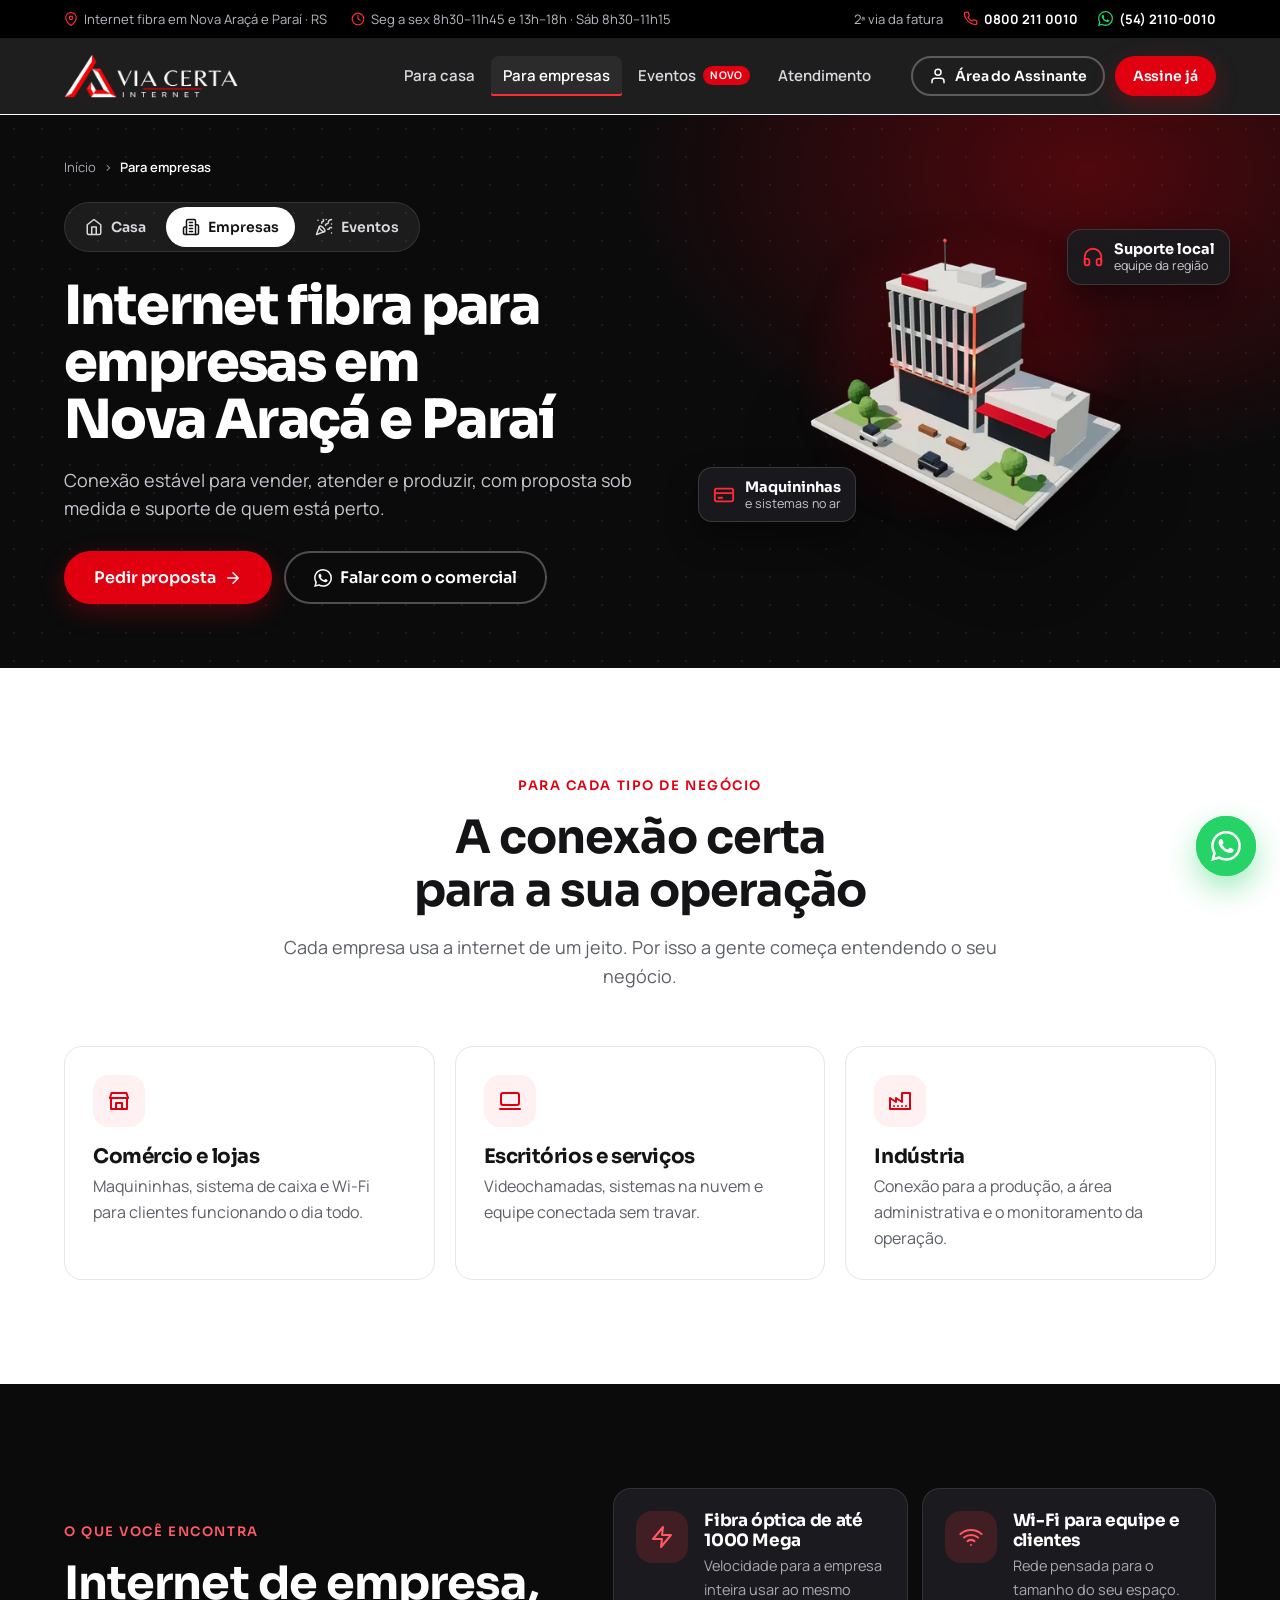
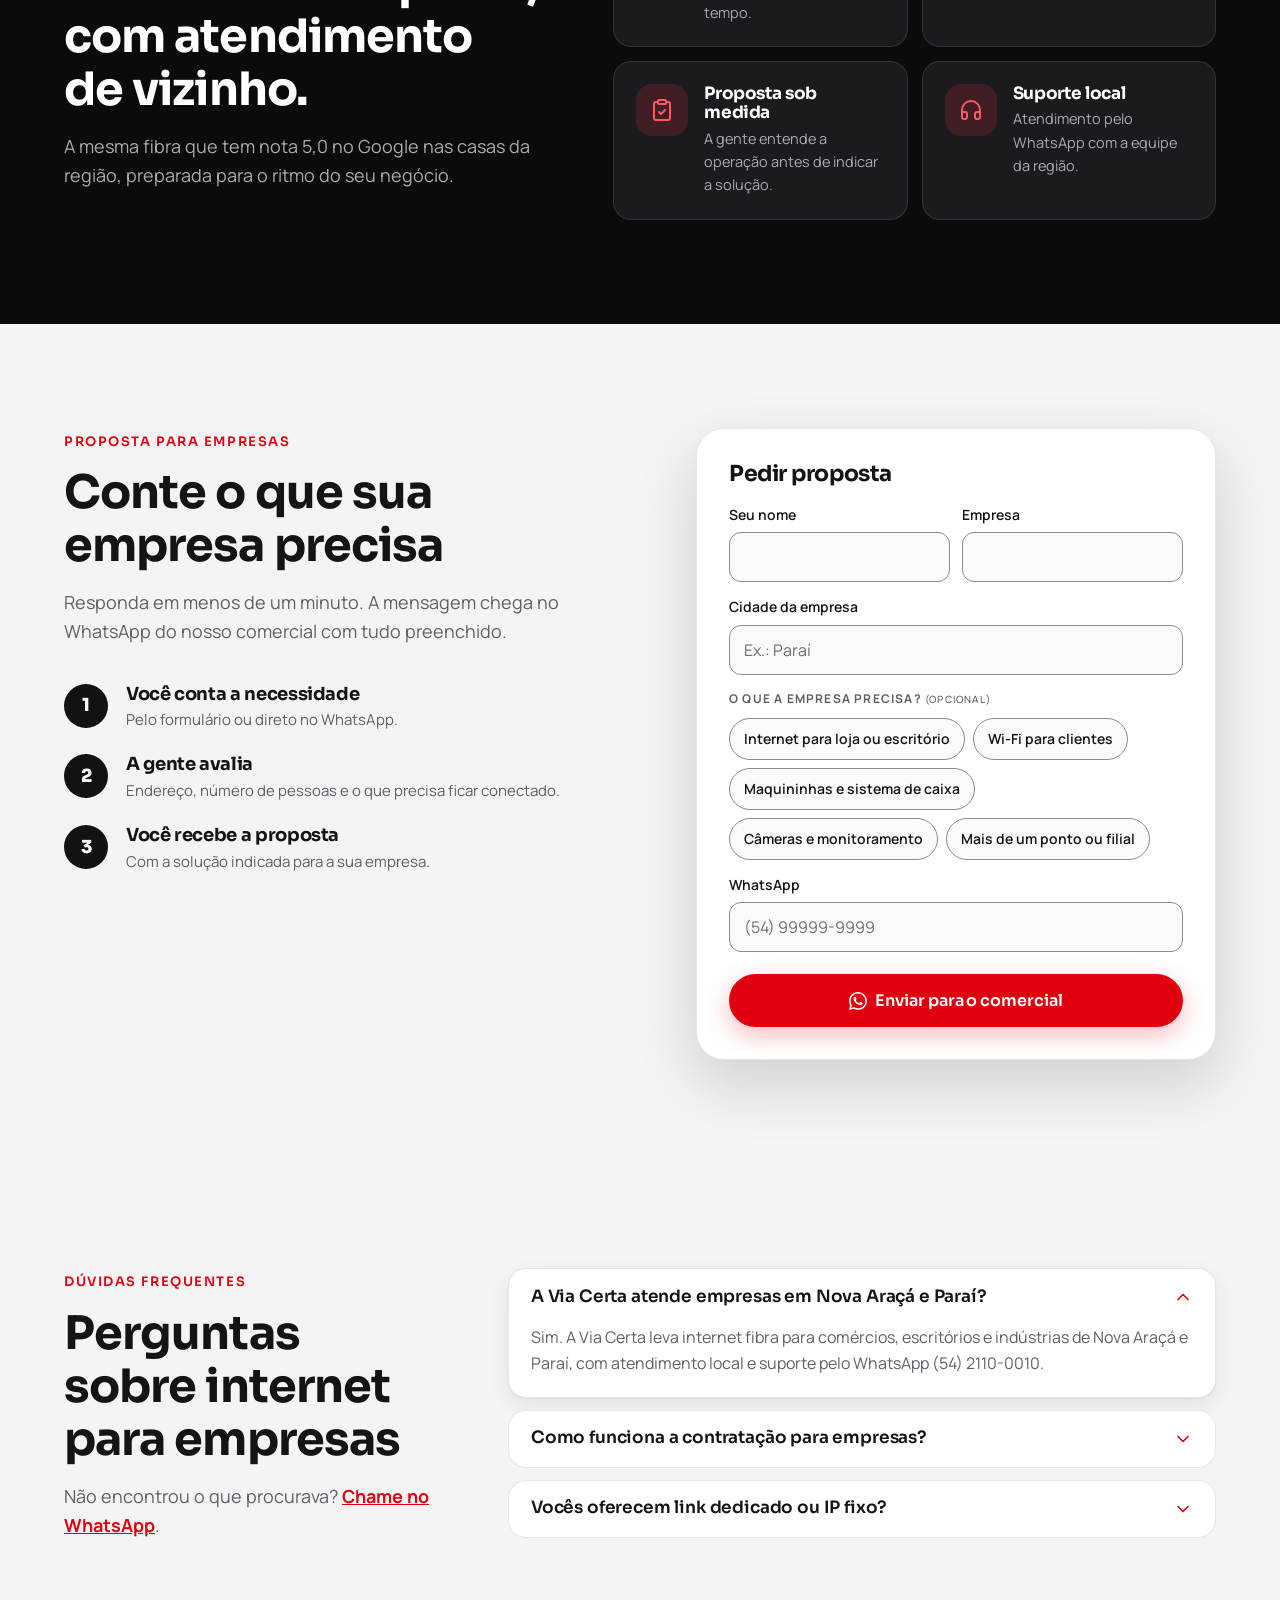
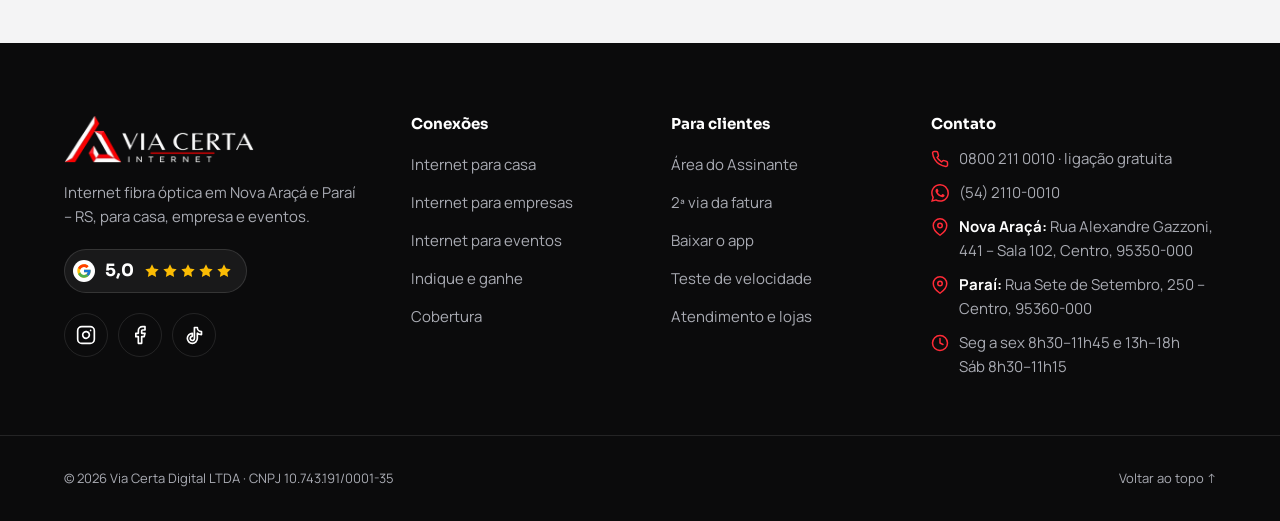
<file: empresas.html>
<!doctype html>
<html lang="pt-BR">
<head>
  <meta charset="utf-8">
  <meta name="viewport" content="width=device-width, initial-scale=1, viewport-fit=cover">
  <title>Internet para empresas em Nova Araçá e Paraí | Via Certa</title>
  <meta name="description" content="Internet fibra para comércio, escritório e indústria em Nova Araçá e Paraí (RS). Proposta sob medida e suporte local. Fale com o comercial da Via Certa.">
  <meta name="robots" content="index, follow, max-image-preview:large, max-snippet:-1">
  <!-- Quando o domínio estiver definido, adicione: <link rel="canonical" href="https://SEU-DOMINIO.com.br/ESTA-PAGINA"> -->
  <meta name="theme-color" content="#0b0b0c">
  <meta name="geo.region" content="BR-RS">
  <meta name="geo.placename" content="Nova Araçá">
  <meta name="geo.position" content="-28.6588;-51.7441">
  <meta name="ICBM" content="-28.6588, -51.7441">

  <meta property="og:type" content="website">
  <meta property="og:locale" content="pt_BR">
  <meta property="og:site_name" content="Via Certa Internet">
  <meta property="og:title" content="Internet para empresas em Nova Araçá e Paraí | Via Certa">
  <meta property="og:description" content="Internet fibra para comércio, escritório e indústria em Nova Araçá e Paraí (RS). Proposta sob medida e suporte local. Fale com o comercial da Via Certa.">
  <meta property="og:image" content="assets/img/og-image.jpg">
  <meta property="og:image:width" content="1200">
  <meta property="og:image:height" content="630">
  <meta name="twitter:card" content="summary_large_image">

  <link rel="icon" type="image/png" href="assets/img/favicon.png">
  <link rel="apple-touch-icon" href="assets/img/apple-touch-icon.png">
  <link rel="manifest" href="site.webmanifest">

  <link rel="preload" href="assets/fonts/sora-latin.woff2" as="font" type="font/woff2" crossorigin>
  <link rel="preload" href="assets/fonts/manrope-latin.woff2" as="font" type="font/woff2" crossorigin>
  <link rel="stylesheet" href="assets/css/style.css">

  <script type="application/ld+json">
  {
    "@context": "https://schema.org",
    "@graph": [
      {
        "@type": "LocalBusiness",
        "@id": "./#empresa",
        "name": "Via Certa Internet",
        "telephone": "+55-800-211-0010",
        "address": {
          "@type": "PostalAddress",
          "streetAddress": "Rua Alexandre Gazzoni, 441, Sala 102",
          "addressLocality": "Nova Araçá",
          "addressRegion": "RS",
          "postalCode": "95350-000",
          "addressCountry": "BR"
        },
        "url": "./"
      },
      {
        "@type": "BreadcrumbList",
        "itemListElement": [
          {
            "@type": "ListItem",
            "position": 1,
            "name": "Início",
            "item": "./"
          },
          {
            "@type": "ListItem",
            "position": 2,
            "name": "Internet para empresas",
            "item": "empresas.html"
          }
        ]
      },
      {
        "@type": "Service",
        "@id": "empresas.html#servico",
        "name": "Internet fibra para empresas em Nova Araçá e Paraí",
        "serviceType": "Internet corporativa por fibra óptica",
        "provider": {
          "@id": "./#empresa"
        },
        "areaServed": [
          {
            "@type": "City",
            "name": "Nova Araçá",
            "sameAs": [
              "https://www.wikidata.org/wiki/Q1757678",
              "https://pt.wikipedia.org/wiki/Nova_Ara%C3%A7%C3%A1"
            ]
          },
          {
            "@type": "City",
            "name": "Paraí",
            "sameAs": [
              "https://www.wikidata.org/wiki/Q1757405",
              "https://pt.wikipedia.org/wiki/Para%C3%AD"
            ]
          }
        ],
        "audience": {
          "@type": "BusinessAudience",
          "name": "Comércio, escritórios e indústrias"
        }
      },
      {
        "@type": "FAQPage",
        "@id": "empresas.html#duvidas",
        "inLanguage": "pt-BR",
        "mainEntity": [
          {
            "@type": "Question",
            "name": "A Via Certa atende empresas em Nova Araçá e Paraí?",
            "acceptedAnswer": {
              "@type": "Answer",
              "text": "Sim. A Via Certa leva internet fibra para comércios, escritórios e indústrias de Nova Araçá e Paraí, com atendimento local e suporte pelo WhatsApp (54) 2110-0010."
            }
          },
          {
            "@type": "Question",
            "name": "Como funciona a contratação para empresas?",
            "acceptedAnswer": {
              "@type": "Answer",
              "text": "Você conta o que a empresa precisa pelo formulário ou pelo WhatsApp, nossa equipe avalia o endereço e a operação e envia uma proposta sob medida."
            }
          },
          {
            "@type": "Question",
            "name": "Vocês oferecem link dedicado ou IP fixo?",
            "acceptedAnswer": {
              "@type": "Answer",
              "text": "Fale com o comercial: a equipe avalia a necessidade da sua empresa e informa as opções disponíveis no seu endereço."
            }
          }
        ]
      }
    ]
  }
  </script>

  <script src="assets/js/config.js" defer></script>
  <script src="assets/js/main.js" defer></script>
</head>
<body>

  <!-- Ícones (usados com <use href="#i-nome">) -->
  <svg width="0" height="0" style="position:absolute" aria-hidden="true" focusable="false">
  <defs>
    <symbol id="i-wifi" viewBox="0 0 24 24"><path d="M5 12.55a11 11 0 0 1 14.08 0"/><path d="M1.42 9a16 16 0 0 1 21.16 0"/><path d="M8.53 16.11a6 6 0 0 1 6.95 0"/><path d="M12 20h.01"/></symbol>
    <symbol id="i-receipt" viewBox="0 0 24 24"><path d="M14 2H6a2 2 0 0 0-2 2v16a2 2 0 0 0 2 2h12a2 2 0 0 0 2-2V8z"/><path d="M14 2v6h6"/><path d="M16 13H8"/><path d="M16 17H8"/><path d="M10 9H8"/></symbol>
    <symbol id="i-user" viewBox="0 0 24 24"><path d="M20 21v-2a4 4 0 0 0-4-4H8a4 4 0 0 0-4 4v2"/><circle cx="12" cy="7" r="4"/></symbol>
    <symbol id="i-users" viewBox="0 0 24 24"><path d="M17 21v-2a4 4 0 0 0-4-4H5a4 4 0 0 0-4 4v2"/><circle cx="9" cy="7" r="4"/><path d="M23 21v-2a4 4 0 0 0-3-3.87M16 3.13a4 4 0 0 1 0 7.75"/></symbol>
    <symbol id="i-headset" viewBox="0 0 24 24"><path d="M3 18v-6a9 9 0 0 1 18 0v6"/><path d="M21 19a2 2 0 0 1-2 2h-1a2 2 0 0 1-2-2v-3a2 2 0 0 1 2-2h3zM3 19a2 2 0 0 0 2 2h1a2 2 0 0 0 2-2v-3a2 2 0 0 0-2-2H3z"/></symbol>
    <symbol id="i-gauge" viewBox="0 0 24 24"><path d="m12 14 4-4"/><path d="M3.34 19a10 10 0 1 1 17.32 0"/></symbol>
    <symbol id="i-pin" viewBox="0 0 24 24"><path d="M21 10c0 7-9 13-9 13s-9-6-9-13a9 9 0 0 1 18 0z"/><circle cx="12" cy="10" r="3"/></symbol>
    <symbol id="i-gift" viewBox="0 0 24 24"><path d="M20 12v10H4V12"/><path d="M2 7h20v5H2z"/><path d="M12 22V7"/><path d="M12 7H7.5a2.5 2.5 0 0 1 0-5C11 2 12 7 12 7z"/><path d="M12 7h4.5a2.5 2.5 0 0 0 0-5C13 2 12 7 12 7z"/></symbol>
    <symbol id="i-check" viewBox="0 0 24 24"><path d="M20 6 9 17l-5-5"/></symbol>
    <symbol id="i-star" viewBox="0 0 24 24"><path fill="currentColor" stroke="none" d="m12 2 3.09 6.26L22 9.27l-5 4.87 1.18 6.88L12 17.77l-6.18 3.25L7 14.14 2 9.27l6.91-1.01z"/></symbol>
    <symbol id="i-tv" viewBox="0 0 24 24"><rect x="2" y="7" width="20" height="15" rx="2"/><path d="m17 2-5 5-5-5"/></symbol>
    <symbol id="i-film" viewBox="0 0 24 24"><rect x="2" y="2" width="20" height="20" rx="2.18"/><path d="M7 2v20M17 2v20M2 12h20M2 7h5M2 17h5M17 17h5M17 7h5"/></symbol>
    <symbol id="i-book" viewBox="0 0 24 24"><path d="M2 3h6a4 4 0 0 1 4 4v14a3 3 0 0 0-3-3H2z"/><path d="M22 3h-6a4 4 0 0 0-4 4v14a3 3 0 0 1 3-3h7z"/></symbol>
    <symbol id="i-cap" viewBox="0 0 24 24"><path d="M22 10 12 5 2 10l10 5 10-5z"/><path d="M6 12v5c3 3 9 3 12 0v-5"/></symbol>
    <symbol id="i-game" viewBox="0 0 24 24"><path d="M6 12h4M8 10v4M15 13h.01M18 11h.01"/><rect x="2" y="6" width="20" height="12" rx="2"/></symbol>
    <symbol id="i-phone" viewBox="0 0 24 24"><path d="M22 16.92v3a2 2 0 0 1-2.18 2 19.79 19.79 0 0 1-8.63-3.07 19.5 19.5 0 0 1-6-6 19.79 19.79 0 0 1-3.07-8.67A2 2 0 0 1 4.11 2h3a2 2 0 0 1 2 1.72c.13.96.36 1.9.7 2.81a2 2 0 0 1-.45 2.11L8.09 9.91a16 16 0 0 0 6 6l1.27-1.27a2 2 0 0 1 2.11-.45c.91.34 1.85.57 2.81.7A2 2 0 0 1 22 16.92z"/></symbol>
    <symbol id="i-clock" viewBox="0 0 24 24"><circle cx="12" cy="12" r="10"/><path d="M12 6v6l4 2"/></symbol>
    <symbol id="i-arrow" viewBox="0 0 24 24"><path d="M5 12h14M12 5l7 7-7 7"/></symbol>
    <symbol id="i-left" viewBox="0 0 24 24"><path d="m15 18-6-6 6-6"/></symbol>
    <symbol id="i-right" viewBox="0 0 24 24"><path d="m9 18 6-6-6-6"/></symbol>
    <symbol id="i-down" viewBox="0 0 24 24"><path d="m6 9 6 6 6-6"/></symbol>
    <symbol id="i-menu" viewBox="0 0 24 24"><path d="M3 6h18M3 12h18M3 18h18"/></symbol>
    <symbol id="i-x" viewBox="0 0 24 24"><path d="M18 6 6 18M6 6l12 12"/></symbol>
    <symbol id="i-home" viewBox="0 0 24 24"><path d="m3 9 9-7 9 7v11a2 2 0 0 1-2 2H5a2 2 0 0 1-2-2z"/><path d="M9 22V12h6v10"/></symbol>
    <symbol id="i-building" viewBox="0 0 24 24"><path d="M6 22V4a2 2 0 0 1 2-2h8a2 2 0 0 1 2 2v18z"/><path d="M6 12H4a2 2 0 0 0-2 2v6a2 2 0 0 0 2 2h2"/><path d="M18 9h2a2 2 0 0 1 2 2v9a2 2 0 0 1-2 2h-2"/><path d="M10 6h4M10 10h4M10 14h4M10 18h4"/></symbol>
    <symbol id="i-party" viewBox="0 0 24 24"><path d="M5.8 11.3 2 22l10.7-3.79"/><path d="M4 3h.01M22 8h.01M15 2h.01M22 20h.01"/><path d="m22 2-2.24.75a2.9 2.9 0 0 0-1.96 3.12c.1.86-.57 1.63-1.45 1.63h-.38c-.86 0-1.6.6-1.76 1.44L14 10"/><path d="m22 13-.82-.33c-.86-.34-1.82.2-1.98 1.11-.11.7-.72 1.22-1.43 1.22H17"/><path d="m11 2 .33.82c.34.86-.2 1.82-1.11 1.98C9.52 4.9 9 5.52 9 6.23V7"/><path d="M11 13c1.93 1.93 2.83 4.17 2 5-.83.83-3.07-.07-5-2-1.93-1.93-2.83-4.17-2-5 .83-.83 3.07.07 5 2z"/></symbol>
    <symbol id="i-briefcase" viewBox="0 0 24 24"><rect x="2" y="7" width="20" height="14" rx="2"/><path d="M16 21V5a2 2 0 0 0-2-2h-4a2 2 0 0 0-2 2v16"/></symbol>
    <symbol id="i-store" viewBox="0 0 24 24"><path d="M3 9 4.5 4h15L21 9"/><path d="M4 9v11h16V9"/><path d="M3 9h18"/><path d="M9 20v-6h6v6"/></symbol>
    <symbol id="i-laptop" viewBox="0 0 24 24"><rect x="3" y="4" width="18" height="12" rx="2"/><path d="M2 20h20"/></symbol>
    <symbol id="i-factory" viewBox="0 0 24 24"><path d="M2 20V9l6 4V9l6 4V4h8v16z"/><path d="M6 17h.01M10 17h.01M14 17h.01M18 17h.01"/></symbol>
    <symbol id="i-card" viewBox="0 0 24 24"><rect x="2" y="5" width="20" height="14" rx="2"/><path d="M2 10h20M6 15h4"/></symbol>
    <symbol id="i-video" viewBox="0 0 24 24"><path d="m22 8-6 4 6 4z"/><rect x="2" y="6" width="14" height="12" rx="2"/></symbol>
    <symbol id="i-signal" viewBox="0 0 24 24"><path d="M2 20h.01M7 20v-4M12 20v-8M17 20V8M22 4v16"/></symbol>
    <symbol id="i-activity" viewBox="0 0 24 24"><path d="M22 12h-4l-3 9L9 3l-3 9H2"/></symbol>
    <symbol id="i-clipboard" viewBox="0 0 24 24"><rect x="8" y="2" width="8" height="4" rx="1"/><path d="M16 4h2a2 2 0 0 1 2 2v14a2 2 0 0 1-2 2H6a2 2 0 0 1-2-2V6a2 2 0 0 1 2-2h2"/><path d="m9 14 2 2 4-4"/></symbol>
    <symbol id="i-wrench" viewBox="0 0 24 24"><path d="M14.7 6.3a1 1 0 0 0 0 1.4l1.6 1.6a1 1 0 0 0 1.4 0l3.77-3.77a6 6 0 0 1-7.94 7.94l-6.91 6.91a2.12 2.12 0 0 1-3-3l6.91-6.91a6 6 0 0 1 7.94-7.94l-3.76 3.76z"/></symbol>
    <symbol id="i-shield" viewBox="0 0 24 24"><path d="M12 22s8-4 8-10V5l-8-3-8 3v7c0 6 8 10 8 10z"/><path d="m9 12 2 2 4-4"/></symbol>
    <symbol id="i-calendar" viewBox="0 0 24 24"><rect x="3" y="4" width="18" height="18" rx="2"/><path d="M16 2v4M8 2v4M3 10h18"/></symbol>
    <symbol id="i-heart" viewBox="0 0 24 24"><path d="M19 14c1.49-1.46 3-3.21 3-5.5A5.5 5.5 0 0 0 16.5 3c-1.76 0-3 .5-4.5 2-1.5-1.5-2.74-2-4.5-2A5.5 5.5 0 0 0 2 8.5c0 2.3 1.5 4.05 3 5.5l7 7z"/></symbol>
    <symbol id="i-trophy" viewBox="0 0 24 24"><path d="M6 9H4.5a2.5 2.5 0 0 1 0-5H6"/><path d="M18 9h1.5a2.5 2.5 0 0 0 0-5H18"/><path d="M4 22h16"/><path d="M10 14.66V17c0 .55-.47.98-.97 1.21C7.85 18.75 7 20.24 7 22"/><path d="M14 14.66V17c0 .55.47.98.97 1.21C16.15 18.75 17 20.24 17 22"/><path d="M18 2H6v7a6 6 0 0 0 12 0z"/></symbol>
    <symbol id="i-music" viewBox="0 0 24 24"><path d="M9 18V5l12-2v13"/><circle cx="6" cy="18" r="3"/><circle cx="18" cy="16" r="3"/></symbol>
    <symbol id="i-mic" viewBox="0 0 24 24"><path d="M12 2a3 3 0 0 0-3 3v7a3 3 0 0 0 6 0V5a3 3 0 0 0-3-3z"/><path d="M19 10v2a7 7 0 0 1-14 0v-2"/><path d="M12 19v3"/></symbol>
    <symbol id="i-mobile" viewBox="0 0 24 24"><rect x="5" y="2" width="14" height="20" rx="2"/><path d="M12 18h.01"/></symbol>
    <symbol id="i-zap" viewBox="0 0 24 24"><path d="M13 2 3 14h9l-1 8 10-12h-9z"/></symbol>
    <symbol id="i-wallet" viewBox="0 0 24 24"><path d="M21 12V7H5a2 2 0 0 1 0-4h14v4"/><path d="M3 5v14a2 2 0 0 0 2 2h16v-5"/><path d="M18 12a2 2 0 0 0 0 4h4v-4z"/></symbol>
    <symbol id="i-bag" viewBox="0 0 24 24"><path d="M6 2 3 6v14a2 2 0 0 0 2 2h14a2 2 0 0 0 2-2V6l-3-4z"/><path d="M3 6h18"/><path d="M16 10a4 4 0 0 1-8 0"/></symbol>
    <symbol id="i-external" viewBox="0 0 24 24"><path d="M18 13v6a2 2 0 0 1-2 2H5a2 2 0 0 1-2-2V8a2 2 0 0 1 2-2h6"/><path d="M15 3h6v6M10 14 21 3"/></symbol>
    <symbol id="i-whatsapp" viewBox="0 0 24 24"><path fill="currentColor" stroke="none" d="M17.47 14.38c-.3-.15-1.76-.87-2.03-.97-.27-.1-.47-.15-.67.15-.2.3-.77.97-.94 1.16-.17.2-.35.22-.64.08-.3-.15-1.26-.47-2.39-1.48-.88-.79-1.48-1.76-1.65-2.06-.17-.3-.02-.46.13-.6.13-.14.3-.35.45-.52.15-.18.2-.3.3-.5.1-.2.05-.37-.03-.52-.07-.15-.67-1.61-.91-2.2-.24-.58-.49-.5-.67-.51h-.57c-.2 0-.52.07-.79.37-.27.3-1.04 1.02-1.04 2.48s1.06 2.88 1.21 3.07c.15.2 2.1 3.2 5.08 4.49.71.31 1.26.49 1.7.63.71.22 1.36.19 1.87.12.57-.09 1.76-.72 2-1.41.25-.7.25-1.29.18-1.41-.08-.13-.28-.2-.57-.35zM12.05 21.79h-.01a9.87 9.87 0 0 1-5.03-1.38l-.36-.21-3.74.98 1-3.65-.24-.37a9.86 9.86 0 0 1-1.51-5.26c0-5.45 4.44-9.88 9.89-9.88 2.64 0 5.12 1.03 6.99 2.9a9.83 9.83 0 0 1 2.89 6.99c0 5.45-4.44 9.88-9.88 9.88zm8.41-18.3A11.82 11.82 0 0 0 12.05 0C5.5 0 .16 5.34.16 11.89c0 2.1.55 4.14 1.59 5.95L.06 24l6.3-1.65a11.88 11.88 0 0 0 5.68 1.45h.01c6.55 0 11.89-5.34 11.89-11.89a11.82 11.82 0 0 0-3.48-8.41z"/></symbol>
    <symbol id="i-instagram" viewBox="0 0 24 24"><rect x="2" y="2" width="20" height="20" rx="5"/><path d="M16 11.37A4 4 0 1 1 12.63 8 4 4 0 0 1 16 11.37zM17.5 6.5h.01"/></symbol>
    <symbol id="i-facebook" viewBox="0 0 24 24"><path d="M18 2h-3a5 5 0 0 0-5 5v3H7v4h3v8h4v-8h3l1-4h-4V7a1 1 0 0 1 1-1h3z"/></symbol>
    <symbol id="i-tiktok" viewBox="0 0 24 24"><path d="M16 3a5 5 0 0 0 5 5v3.5a8.5 8.5 0 0 1-5-1.6V16a6 6 0 1 1-6-6v3.6A2.5 2.5 0 1 0 12.5 16V3z"/></symbol>
    <symbol id="i-play" viewBox="0 0 24 24"><path fill="currentColor" stroke="none" d="M3.6 1.8c-.3.3-.5.8-.5 1.4v17.6c0 .6.2 1.1.5 1.4l.1.1 9.9-9.9v-.2L3.7 1.7zM16.9 15.6l-3.3-3.3v-.2l3.3-3.3.1.04 3.9 2.2c1.1.6 1.1 1.7 0 2.3l-3.9 2.2zM17 15.5 13.6 12 3.6 22.2c.4.4 1 .4 1.7.05L17 15.5M17 8.5 5.3 1.8c-.7-.4-1.3-.3-1.7.1L13.6 12z"/></symbol>
    <symbol id="i-apple" viewBox="0 0 24 24"><path fill="currentColor" stroke="none" d="M16.37 12.6c-.02-2.34 1.91-3.47 2-3.52-1.09-1.6-2.79-1.82-3.39-1.84-1.44-.15-2.82.85-3.55.85-.73 0-1.86-.83-3.06-.81-1.57.02-3.02.92-3.83 2.33-1.64 2.84-.42 7.04 1.17 9.35.78 1.13 1.71 2.39 2.93 2.35 1.18-.05 1.62-.76 3.04-.76 1.42 0 1.82.76 3.06.73 1.27-.02 2.07-1.15 2.84-2.29.9-1.31 1.27-2.58 1.29-2.65-.03-.01-2.47-.95-2.5-3.76zM14.04 5.72c.65-.79 1.09-1.88.97-2.97-.94.04-2.07.62-2.74 1.41-.6.7-1.13 1.81-.99 2.88 1.05.08 2.12-.53 2.76-1.32z"/></symbol>
    <symbol id="i-google" viewBox="0 0 48 48"><path fill="#FFC107" stroke="none" d="M43.61 20.08H42V20H24v8h11.3c-1.65 4.66-6.08 8-11.3 8-6.63 0-12-5.37-12-12s5.37-12 12-12c3.06 0 5.84 1.15 7.96 3.04l5.66-5.66C34.05 6.05 29.27 4 24 4 12.95 4 4 12.95 4 24s8.95 20 20 20 20-8.95 20-20c0-1.34-.14-2.65-.39-3.92z"/><path fill="#FF3D00" stroke="none" d="m6.31 14.69 6.57 4.82C14.66 15.11 18.96 12 24 12c3.06 0 5.84 1.15 7.96 3.04l5.66-5.66C34.05 6.05 29.27 4 24 4 16.32 4 9.66 8.34 6.31 14.69z"/><path fill="#4CAF50" stroke="none" d="M24 44c5.17 0 9.86-1.98 13.41-5.19l-6.19-5.24A11.91 11.91 0 0 1 24 36c-5.2 0-9.62-3.32-11.28-7.95l-6.52 5.03C9.5 39.56 16.23 44 24 44z"/><path fill="#1976D2" stroke="none" d="M43.61 20.08H42V20H24v8h11.3a12.04 12.04 0 0 1-4.09 5.57l6.19 5.24C36.97 39.2 44 34 44 24c0-1.34-.14-2.65-.39-3.92z"/></symbol>
  </defs>
  </svg>
  <a class="skip-link" href="#conteudo">Pular para o conteúdo</a>

  <!-- ===== CABEÇALHO (igual em todas as páginas) ===== -->
  <header class="site-header" id="topo">
    <div class="topbar">
      <div class="container topbar__inner">
        <p class="topbar__item"><svg class="i" aria-hidden="true"><use href="#i-pin"/></svg> Internet fibra em Nova Araçá e Paraí · RS</p>
        <p class="topbar__item topbar__hide-sm"><svg class="i" aria-hidden="true"><use href="#i-clock"/></svg> Seg a sex 8h30–11h45 e 13h–18h · Sáb 8h30–11h15</p>
        <div class="topbar__links">
          <a href="#" data-link="segundaVia">2ª via da fatura</a>
          <a href="tel:08002110010" class="topbar__tel"><svg class="i" aria-hidden="true"><use href="#i-phone"/></svg> 0800 211 0010</a>
          <a href="https://wa.me/555421100010" data-wa="Olá! Vim pelo site da Via Certa Internet e gostaria de atendimento. Sou de {cidade}." data-wa-ctx="geral" target="_blank" rel="noopener" class="topbar__wa"><svg class="i" aria-hidden="true"><use href="#i-whatsapp"/></svg> (54) 2110-0010</a>
        </div>
      </div>
    </div>

    <div class="navbar">
      <div class="container navbar__inner">
        <a href="./" class="brand" aria-label="Via Certa Internet - página inicial">
          <picture>
            <source type="image/webp" srcset="assets/img/logo-branco.webp">
            <img src="assets/img/logo-branco.png" alt="Via Certa Internet" width="400" height="101" fetchpriority="high">
          </picture>
        </a>

        <nav class="nav" id="menu" aria-label="Menu principal">
          <ul class="nav__list">
            <li><a href="residencial.html">Para casa</a></li>
            <li><a href="empresas.html" aria-current="page">Para empresas</a></li>
            <li><a href="eventos.html">Eventos <span class="nav__new">Novo</span></a></li>
            <li><a href="atendimento.html">Atendimento</a></li>
          </ul>
          <div class="nav__mobile-extra">
            <button type="button" class="btn btn--ghost-light btn--block" data-open-cliente><svg class="i" aria-hidden="true"><use href="#i-user"/></svg> Área do Assinante</button>
            <a href="https://wa.me/555421100010" data-wa="Olá! Vim pelo site da Via Certa Internet e gostaria de atendimento. Sou de {cidade}." data-wa-ctx="geral" target="_blank" rel="noopener" class="nav__mobile-wa"><svg class="i" aria-hidden="true"><use href="#i-whatsapp"/></svg> (54) 2110-0010</a>
            <a href="tel:08002110010" class="nav__mobile-wa nav__mobile-tel"><svg class="i" aria-hidden="true"><use href="#i-phone"/></svg> 0800 211 0010</a>
          </div>
        </nav>

        <div class="navbar__actions">
          <button type="button" class="btn btn--ghost-light btn--sm navbar__cliente" data-open-cliente><svg class="i" aria-hidden="true"><use href="#i-user"/></svg><span>Área do Assinante</span></button>
          <a href="residencial.html#planos" class="btn btn--red btn--sm navbar__cta">Assine já</a>
          <button type="button" class="nav-toggle" aria-expanded="false" aria-controls="menu" aria-label="Abrir menu">
            <svg class="i i--open" aria-hidden="true"><use href="#i-menu"/></svg>
            <svg class="i i--close" aria-hidden="true"><use href="#i-x"/></svg>
          </button>
        </div>
      </div>
    </div>
  </header>

  <main id="conteudo">
    <section class="page-hero page-hero--empresas">
      <div class="page-hero__bg" aria-hidden="true"></div>
      <div class="container page-hero__inner">
        <div class="page-hero__copy">
          <nav class="crumbs" aria-label="Você está em"><a href="./">Início</a><span aria-hidden="true">›</span><span aria-current="page">Para empresas</span></nav>
          <nav class="seg-tabs" aria-label="Tipos de conexão"><a href="residencial.html"><svg class="i" aria-hidden="true"><use href="#i-home"/></svg><span>Casa</span></a><a href="empresas.html" aria-current="page"><svg class="i" aria-hidden="true"><use href="#i-building"/></svg><span>Empresas</span></a><a href="eventos.html"><svg class="i" aria-hidden="true"><use href="#i-party"/></svg><span>Eventos</span></a></nav>
          <h1 class="page-hero__title">Internet fibra para empresas em Nova Araçá e Paraí</h1>
          <p class="page-hero__lead">Conexão estável para vender, atender e produzir, com proposta sob medida e suporte de quem está perto.</p>
          <div class="page-hero__ctas"><a href="#proposta" class="btn btn--red btn--lg">Pedir proposta <svg class="i" aria-hidden="true"><use href="#i-arrow"/></svg></a><a href="https://wa.me/555421100010" data-wa="Olá! Quero conhecer as soluções de internet da Via Certa para minha empresa em {cidade}." data-wa-ctx="empresa" target="_blank" rel="noopener" class="btn btn--ghost-light btn--lg"><svg class="i" aria-hidden="true"><use href="#i-whatsapp"/></svg> Falar com o comercial</a></div>
        </div>
        <div class="page-hero__art"><img src="assets/img/empresa-3d.webp" srcset="assets/img/empresa-3d-600.webp 600w, assets/img/empresa-3d.webp 1200w" sizes="(max-width: 1080px) 560px, 520px" alt="Maquete 3D de prédio comercial e loja conectados à internet fibra da Via Certa" width="1200" height="800" fetchpriority="high"><div class="art-chip art-chip--a"><svg class="i" aria-hidden="true"><use href="#i-card"/></svg><span><strong>Maquininhas</strong>e sistemas no ar</span></div><div class="art-chip art-chip--b"><svg class="i" aria-hidden="true"><use href="#i-headset"/></svg><span><strong>Suporte local</strong>equipe da região</span></div></div>
      </div>
    </section>

    <!-- ===== PARA QUEM ===== -->
    <section class="section" aria-labelledby="setores-titulo">
      <div class="container">
        <header class="section-head">
          <p class="eyebrow">Para cada tipo de negócio</p>
          <h2 class="section-title" id="setores-titulo">A conexão certa para a sua operação</h2>
          <p class="section-lead">Cada empresa usa a internet de um jeito. Por isso a gente começa entendendo o seu negócio.</p>
        </header>
        <div class="sectors">
<article class="sector"><span class="sector__icon"><svg class="i" aria-hidden="true"><use href="#i-store"/></svg></span><h3>Comércio e lojas</h3><p>Maquininhas, sistema de caixa e Wi-Fi para clientes funcionando o dia todo.</p></article>
<article class="sector"><span class="sector__icon"><svg class="i" aria-hidden="true"><use href="#i-laptop"/></svg></span><h3>Escritórios e serviços</h3><p>Videochamadas, sistemas na nuvem e equipe conectada sem travar.</p></article>
<article class="sector"><span class="sector__icon"><svg class="i" aria-hidden="true"><use href="#i-factory"/></svg></span><h3>Indústria</h3><p>Conexão para a produção, a área administrativa e o monitoramento da operação.</p></article>
        </div>
      </div>
    </section>

    <!-- ===== O QUE OFERECEMOS ===== -->
    <section class="section section--dark" aria-labelledby="recursos-titulo">
      <div class="container features-wrap">
        <header class="section-head section-head--left section-head--light">
          <p class="eyebrow eyebrow--light">O que você encontra</p>
          <h2 class="section-title" id="recursos-titulo">Internet de empresa, com atendimento de vizinho.</h2>
          <p class="section-lead">A mesma fibra que tem nota 5,0 no Google nas casas da região, preparada para o ritmo do seu negócio.</p>
        </header>
        <ul class="features">
<li class="feature"><span class="feature__icon"><svg class="i" aria-hidden="true"><use href="#i-zap"/></svg></span><div><h3>Fibra óptica de até 1000 Mega</h3><p>Velocidade para a empresa inteira usar ao mesmo tempo.</p></div></li>
<li class="feature"><span class="feature__icon"><svg class="i" aria-hidden="true"><use href="#i-wifi"/></svg></span><div><h3>Wi-Fi para equipe e clientes</h3><p>Rede pensada para o tamanho do seu espaço.</p></div></li>
<li class="feature"><span class="feature__icon"><svg class="i" aria-hidden="true"><use href="#i-clipboard"/></svg></span><div><h3>Proposta sob medida</h3><p>A gente entende a operação antes de indicar a solução.</p></div></li>
<li class="feature"><span class="feature__icon"><svg class="i" aria-hidden="true"><use href="#i-headset"/></svg></span><div><h3>Suporte local</h3><p>Atendimento pelo WhatsApp com a equipe da região.</p></div></li>
        </ul>
      </div>
    </section>

    <!-- ===== PROPOSTA ===== -->
    <section class="section proposal" id="proposta" aria-labelledby="proposta-titulo">
      <div class="container proposal__inner">
        <div class="proposal__copy">
          <p class="eyebrow">Proposta para empresas</p>
          <h2 class="section-title" id="proposta-titulo">Conte o que sua empresa precisa</h2>
          <p class="section-lead">Responda em menos de um minuto. A mensagem chega no WhatsApp do nosso comercial com tudo preenchido.</p>
          <ol class="steps steps--dark">
            <li><span class="steps__n" aria-hidden="true">1</span><div><h3>Você conta a necessidade</h3><p>Pelo formulário ou direto no WhatsApp.</p></div></li>
            <li><span class="steps__n" aria-hidden="true">2</span><div><h3>A gente avalia</h3><p>Endereço, número de pessoas e o que precisa ficar conectado.</p></div></li>
            <li><span class="steps__n" aria-hidden="true">3</span><div><h3>Você recebe a proposta</h3><p>Com a solução indicada para a sua empresa.</p></div></li>
          </ol>
        </div>
        <form class="form-card form-card--light" data-form="empresa" novalidate>
          <h3 class="form-card__title">Pedir proposta</h3>
          <div class="field-row">
            <div class="field"><label for="pj-nome">Seu nome</label><input id="pj-nome" name="nome" type="text" autocomplete="name" enterkeyhint="next" required></div>
            <div class="field"><label for="pj-empresa">Empresa</label><input id="pj-empresa" name="empresa" type="text" autocomplete="organization" enterkeyhint="next" required></div>
          </div>
          <div class="field"><label for="pj-cidade">Cidade da empresa</label><input id="pj-cidade" name="cidade" type="text" autocomplete="address-level2" placeholder="Ex.: Paraí" enterkeyhint="next" required></div>
          <fieldset class="field">
            <legend class="field__legend">O que a empresa precisa? <small>(opcional)</small></legend>
            <div class="pick"><label><input type="checkbox" name="necessidade" value="Internet para loja ou escritório"><span>Internet para loja ou escritório</span></label><label><input type="checkbox" name="necessidade" value="Wi-Fi para clientes"><span>Wi-Fi para clientes</span></label><label><input type="checkbox" name="necessidade" value="Maquininhas e sistema de caixa"><span>Maquininhas e sistema de caixa</span></label><label><input type="checkbox" name="necessidade" value="Câmeras e monitoramento"><span>Câmeras e monitoramento</span></label><label><input type="checkbox" name="necessidade" value="Mais de um ponto ou filial"><span>Mais de um ponto ou filial</span></label></div>
          </fieldset>
          <div class="field"><label for="pj-tel">WhatsApp</label><input id="pj-tel" name="telefone" type="tel" inputmode="tel" autocomplete="tel-national" placeholder="(54) 99999-9999" enterkeyhint="send" data-mask="phone" required></div>
          <p class="form-error" role="alert" hidden></p>
          <button type="submit" class="btn btn--red btn--block btn--lg"><svg class="i" aria-hidden="true"><use href="#i-whatsapp"/></svg> Enviar para o comercial</button>
          <div class="form-done" hidden><p>Mensagem pronta! Se o WhatsApp não abriu sozinho, toque no botão abaixo.</p><a href="#" target="_blank" rel="noopener" class="btn btn--dark btn--block" data-form-wa><svg class="i" aria-hidden="true"><use href="#i-whatsapp"/></svg> Abrir o WhatsApp</a></div>
        </form>
      </div>
    </section>

    <section class="section faq" id="duvidas" aria-labelledby="duvidas-titulo">
      <div class="container faq__inner">
        <header class="section-head section-head--left">
          <p class="eyebrow">Dúvidas frequentes</p>
          <h2 class="section-title" id="duvidas-titulo">Perguntas sobre internet para empresas</h2>
          <p class="section-lead">Não encontrou o que procurava? <a href="https://wa.me/555421100010" data-wa="Olá! Tenho uma dúvida sobre a Via Certa Internet. Sou de {cidade}." data-wa-ctx="empresa" target="_blank" rel="noopener">Chame no WhatsApp</a>.</p>
        </header>
        <div class="faq__list">
          <details open>
            <summary><h3>A Via Certa atende empresas em Nova Araçá e Paraí?</h3><svg class="i" aria-hidden="true"><use href="#i-down"/></svg></summary>
            <p>Sim. A Via Certa leva internet fibra para comércios, escritórios e indústrias de Nova Araçá e Paraí, com atendimento local e suporte pelo WhatsApp (54) 2110-0010.</p>
          </details>
          <details>
            <summary><h3>Como funciona a contratação para empresas?</h3><svg class="i" aria-hidden="true"><use href="#i-down"/></svg></summary>
            <p>Você conta o que a empresa precisa pelo formulário ou pelo WhatsApp, nossa equipe avalia o endereço e a operação e envia uma proposta sob medida.</p>
          </details>
          <details>
            <summary><h3>Vocês oferecem link dedicado ou IP fixo?</h3><svg class="i" aria-hidden="true"><use href="#i-down"/></svg></summary>
            <p>Fale com o comercial: a equipe avalia a necessidade da sua empresa e informa as opções disponíveis no seu endereço.</p>
          </details>
        </div>
      </div>
    </section>
  </main>

  <!-- ===== RODAPÉ (igual em todas as páginas) ===== -->
  <footer class="site-footer">
    <div class="container footer__grid">
      <div class="footer__brand">
        <picture>
          <source type="image/webp" srcset="assets/img/logo-branco.webp">
          <img src="assets/img/logo-branco.png" alt="Via Certa Internet" width="400" height="101" loading="lazy" decoding="async">
        </picture>
        <p>Internet fibra óptica em Nova Araçá e Paraí – RS, para casa, empresa e eventos.</p>
        <a href="./#avaliacoes" class="rating-chip rating-chip--sm" aria-label="Nota 5,0 no Google">
          <svg class="rating-chip__g" aria-hidden="true"><use href="#i-google"/></svg><span class="rating-chip__score">5,0</span><span class="stars" aria-hidden="true"><svg><use href="#i-star"/></svg><svg><use href="#i-star"/></svg><svg><use href="#i-star"/></svg><svg><use href="#i-star"/></svg><svg><use href="#i-star"/></svg></span>
        </a>
        <div class="footer__social">
          <a href="#" data-link="instagram" aria-label="Instagram da Via Certa" hidden><svg class="i" aria-hidden="true"><use href="#i-instagram"/></svg></a>
          <a href="#" data-link="facebook" aria-label="Facebook da Via Certa" hidden><svg class="i" aria-hidden="true"><use href="#i-facebook"/></svg></a>
          <a href="#" data-link="tiktok" aria-label="TikTok da Via Certa" hidden><svg class="i" aria-hidden="true"><use href="#i-tiktok"/></svg></a>
        </div>
      </div>

      <nav class="footer__col" aria-label="Conexões">
        <h2 class="footer__title">Conexões</h2>
        <ul>
          <li><a href="residencial.html">Internet para casa</a></li>
          <li><a href="empresas.html">Internet para empresas</a></li>
          <li><a href="eventos.html">Internet para eventos</a></li>
          <li><a href="residencial.html#indique">Indique e ganhe</a></li>
          <li><a href="residencial.html#cobertura">Cobertura</a></li>
        </ul>
      </nav>

      <nav class="footer__col" aria-label="Para clientes">
        <h2 class="footer__title">Para clientes</h2>
        <ul>
          <li><a href="#" data-link="areaCliente">Área do Assinante</a></li>
          <li><a href="#" data-link="segundaVia">2ª via da fatura</a></li>
          <li><a href="residencial.html#app">Baixar o app</a></li>
          <li><a href="#" data-link="testeVelocidade">Teste de velocidade</a></li>
          <li><a href="atendimento.html#lojas">Atendimento e lojas</a></li>
        </ul>
      </nav>

      <div class="footer__col footer__contact-col">
        <h2 class="footer__title">Contato</h2>
        <ul class="footer__contact">
          <li><svg class="i" aria-hidden="true"><use href="#i-phone"/></svg><span><a href="tel:08002110010">0800 211 0010</a> · ligação gratuita</span></li>
          <li><svg class="i" aria-hidden="true"><use href="#i-whatsapp"/></svg><a href="https://wa.me/555421100010" data-wa="Olá! Vim pelo site da Via Certa Internet e gostaria de atendimento. Sou de {cidade}." data-wa-ctx="geral" target="_blank" rel="noopener">(54) 2110-0010</a></li>
          <li><svg class="i" aria-hidden="true"><use href="#i-pin"/></svg><address><strong>Nova Araçá:</strong> Rua Alexandre Gazzoni, 441 – Sala 102, Centro, 95350-000</address></li>
          <li><svg class="i" aria-hidden="true"><use href="#i-pin"/></svg><address><strong>Paraí:</strong> Rua Sete de Setembro, 250 – Centro, 95360-000</address></li>
          <li><svg class="i" aria-hidden="true"><use href="#i-clock"/></svg><span>Seg a sex 8h30–11h45 e 13h–18h<br>Sáb 8h30–11h15</span></li>
        </ul>
      </div>
    </div>

    <div class="footer__bottom">
      <div class="container footer__bottom-inner">
        <p>© <span data-year>2026</span> Via Certa Digital LTDA · CNPJ 10.743.191/0001-35</p>
        <a href="#topo" class="footer__top">Voltar ao topo ↑</a>
      </div>
    </div>
  </footer>

  <!-- WhatsApp flutuante (computador) -->
  <a href="https://wa.me/555421100010" data-wa="Olá! Vim pelo site da Via Certa Internet e gostaria de atendimento. Sou de {cidade}." data-wa-ctx="geral" target="_blank" rel="noopener" class="wa-float" aria-label="Falar no WhatsApp"><svg class="i" aria-hidden="true"><use href="#i-whatsapp"/></svg><span class="wa-float__tip">Fale com a gente</span></a>

  <!-- Barra de ações (celular) -->
  <nav class="mobile-bar" aria-label="Ações rápidas">
    <a href="residencial.html#planos"><svg class="i" aria-hidden="true"><use href="#i-wifi"/></svg><span>Planos</span></a>
    <a href="#" data-link="segundaVia"><svg class="i" aria-hidden="true"><use href="#i-receipt"/></svg><span>2ª via</span></a>
    <button type="button" data-open-cliente><svg class="i" aria-hidden="true"><use href="#i-user"/></svg><span>Assinante</span></button>
    <a href="https://wa.me/555421100010" data-wa="Olá! Vim pelo site da Via Certa Internet e gostaria de atendimento. Sou de {cidade}." data-wa-ctx="geral" target="_blank" rel="noopener" class="mobile-bar__wa"><svg class="i" aria-hidden="true"><use href="#i-whatsapp"/></svg><span>WhatsApp</span></a>
  </nav>

  <!-- Janela: cidade do contato (abre ao tocar em qualquer botão de WhatsApp) -->
  <dialog class="sheet city-sheet" id="escolher-cidade" aria-labelledby="cidade-titulo">
    <div class="sheet__head">
      <div>
        <p class="eyebrow">Antes de abrir o WhatsApp</p>
        <h2 id="cidade-titulo" data-city-title>De onde você fala?</h2>
      </div>
      <button type="button" class="round-btn round-btn--plain" data-close-sheet aria-label="Fechar"><svg class="i" aria-hidden="true"><use href="#i-x"/></svg></button>
    </div>
    <p class="city-sheet__lead">Assim a mensagem já chega com a sua cidade e o atendimento fica mais rápido.</p>
    <div class="city-sheet__options">
      <button type="button" class="city-option" data-city="Nova Araçá-RS"><span class="city-option__pin"><svg class="i" aria-hidden="true"><use href="#i-pin"/></svg></span><span data-city-label="0">Sou de Nova Araçá</span><svg class="i city-option__go" aria-hidden="true"><use href="#i-right"/></svg></button>
      <button type="button" class="city-option" data-city="Paraí-RS"><span class="city-option__pin"><svg class="i" aria-hidden="true"><use href="#i-pin"/></svg></span><span data-city-label="1">Sou de Paraí</span><svg class="i city-option__go" aria-hidden="true"><use href="#i-right"/></svg></button>
    </div>
    <button type="button" class="city-sheet__other" data-city-other aria-expanded="false" aria-controls="cidade-outra"><span data-city-label="2">Sou de outra cidade</span></button>
    <form class="city-sheet__form" id="cidade-outra" data-city-form hidden>
      <label for="cidade-outra-nome">Qual cidade?</label>
      <div class="city-sheet__row">
        <input id="cidade-outra-nome" name="cidade" type="text" autocomplete="address-level2" placeholder="Ex.: Guaporé" enterkeyhint="send" required>
        <button type="submit" class="btn btn--red">Continuar</button>
      </div>
    </form>
  </dialog>

  <!-- Janela: Área do Assinante -->
  <dialog class="sheet" id="area-cliente" aria-labelledby="area-cliente-title">
    <div class="sheet__head">
      <div>
        <p class="eyebrow">Já sou cliente</p>
        <h2 id="area-cliente-title">Área do Assinante</h2>
      </div>
      <button type="button" class="round-btn round-btn--plain" data-close-sheet aria-label="Fechar"><svg class="i" aria-hidden="true"><use href="#i-x"/></svg></button>
    </div>
    <ul class="sheet__list">
      <li data-requires="areaCliente"><a href="#" data-link="areaCliente" class="sheet__item sheet__item--primary"><span class="sheet__icon"><svg class="i" aria-hidden="true"><use href="#i-user"/></svg></span><span><strong>Entrar na Área do Assinante</strong><small>Faturas, contrato e seus dados</small></span><svg class="i sheet__go" aria-hidden="true"><use href="#i-right"/></svg></a></li>
      <li><a href="#" data-link="segundaVia" class="sheet__item"><span class="sheet__icon"><svg class="i" aria-hidden="true"><use href="#i-receipt"/></svg></span><span><strong>2ª via da fatura</strong><small>Consulte e pague sua fatura</small></span><svg class="i sheet__go" aria-hidden="true"><use href="#i-right"/></svg></a></li>
      <li data-requires="appAuto"><a href="#" data-link="appAuto" class="sheet__item"><span class="sheet__icon"><svg class="i" aria-hidden="true"><use href="#i-mobile"/></svg></span><span><strong>Baixar o app</strong><small>Via Certa Digital, na Google Play</small></span><svg class="i sheet__go" aria-hidden="true"><use href="#i-right"/></svg></a></li>
      <li><a href="https://wa.me/555421100010" data-wa="Olá! Sou cliente da Via Certa Internet em {cidade} e preciso de suporte técnico." data-wa-ctx="cliente" target="_blank" rel="noopener" class="sheet__item"><span class="sheet__icon"><svg class="i" aria-hidden="true"><use href="#i-headset"/></svg></span><span><strong>Suporte técnico</strong><small>Atendimento pelo WhatsApp</small></span><svg class="i sheet__go" aria-hidden="true"><use href="#i-right"/></svg></a></li>
      <li><a href="#" data-link="testeVelocidade" class="sheet__item"><span class="sheet__icon"><svg class="i" aria-hidden="true"><use href="#i-gauge"/></svg></span><span><strong>Teste de velocidade</strong><small>Confira sua conexão agora</small></span><svg class="i sheet__go" aria-hidden="true"><use href="#i-right"/></svg></a></li>
      <li><a href="residencial.html#indique" class="sheet__item" data-close-sheet><span class="sheet__icon"><svg class="i" aria-hidden="true"><use href="#i-gift"/></svg></span><span><strong>Indique e ganhe</strong><small>2 mensalidades grátis</small></span><svg class="i sheet__go" aria-hidden="true"><use href="#i-right"/></svg></a></li>
    </ul>
  </dialog>
</body>
</html>
</file>
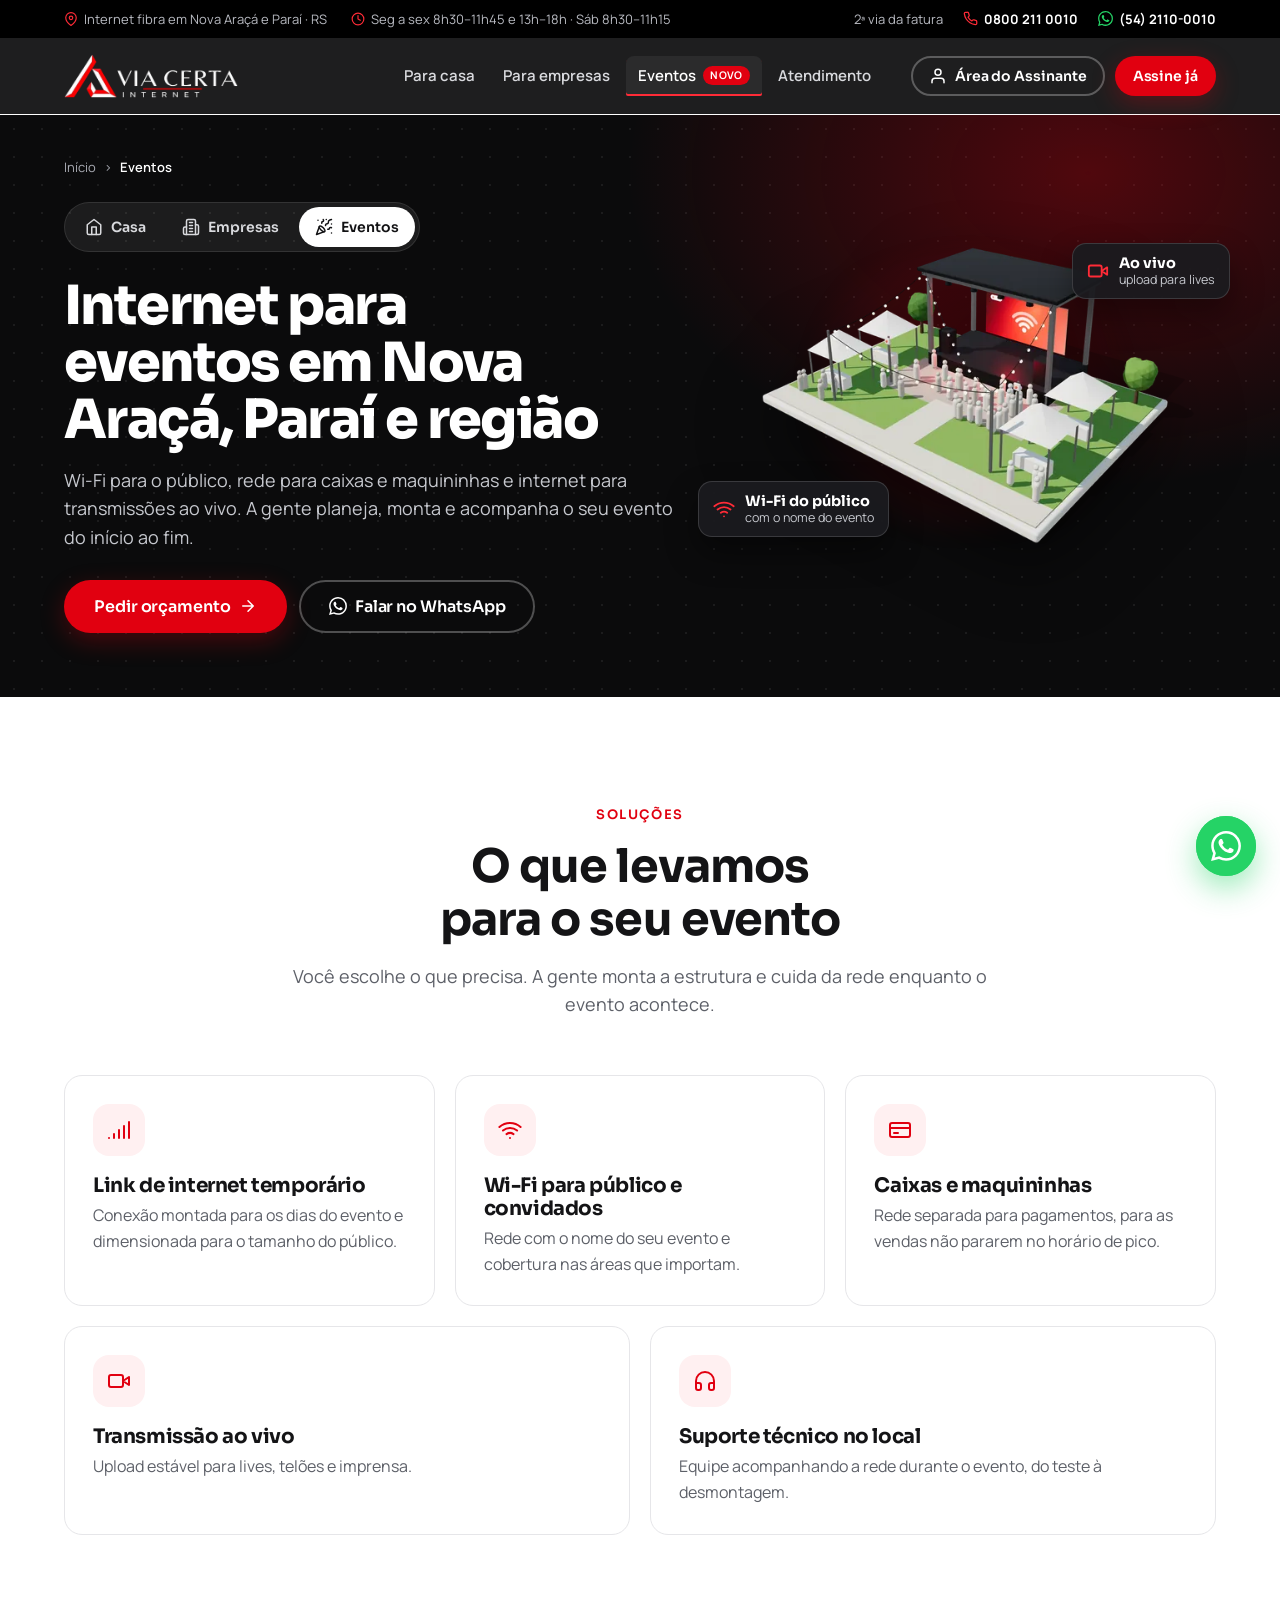
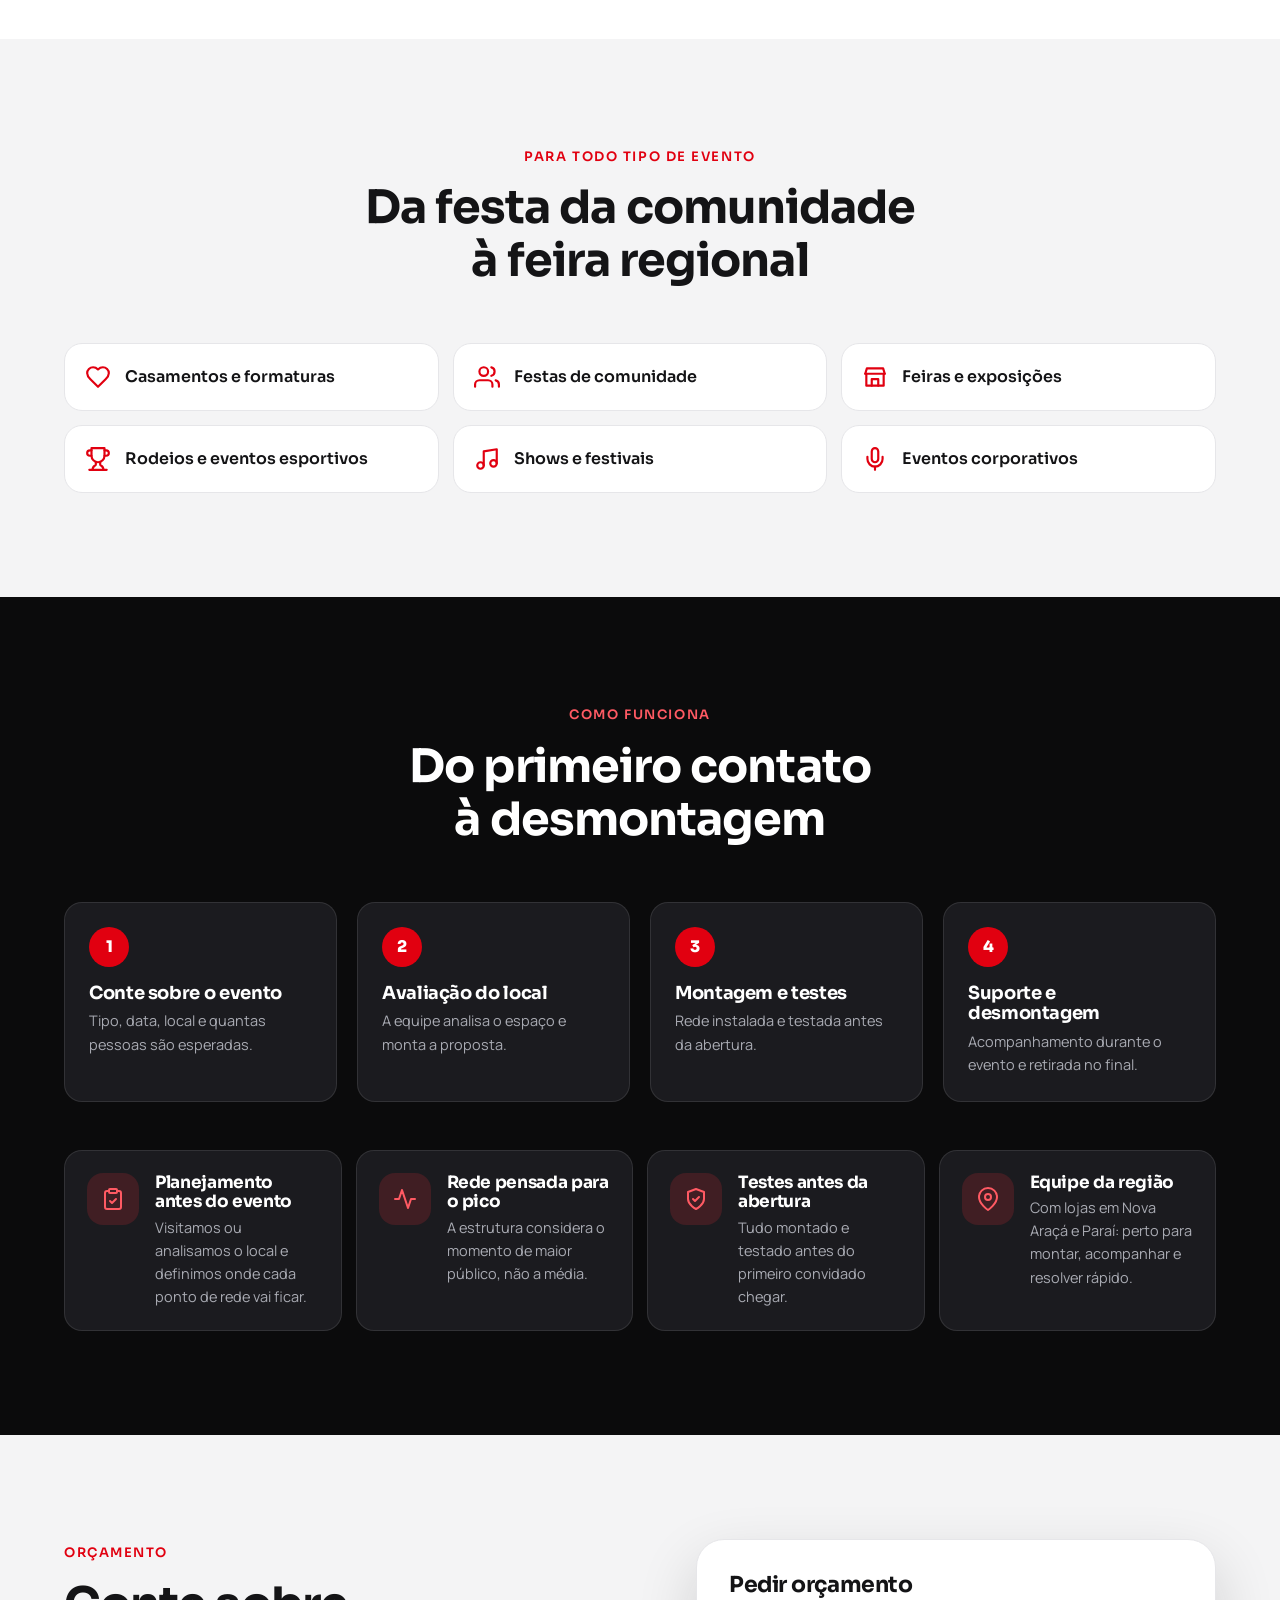
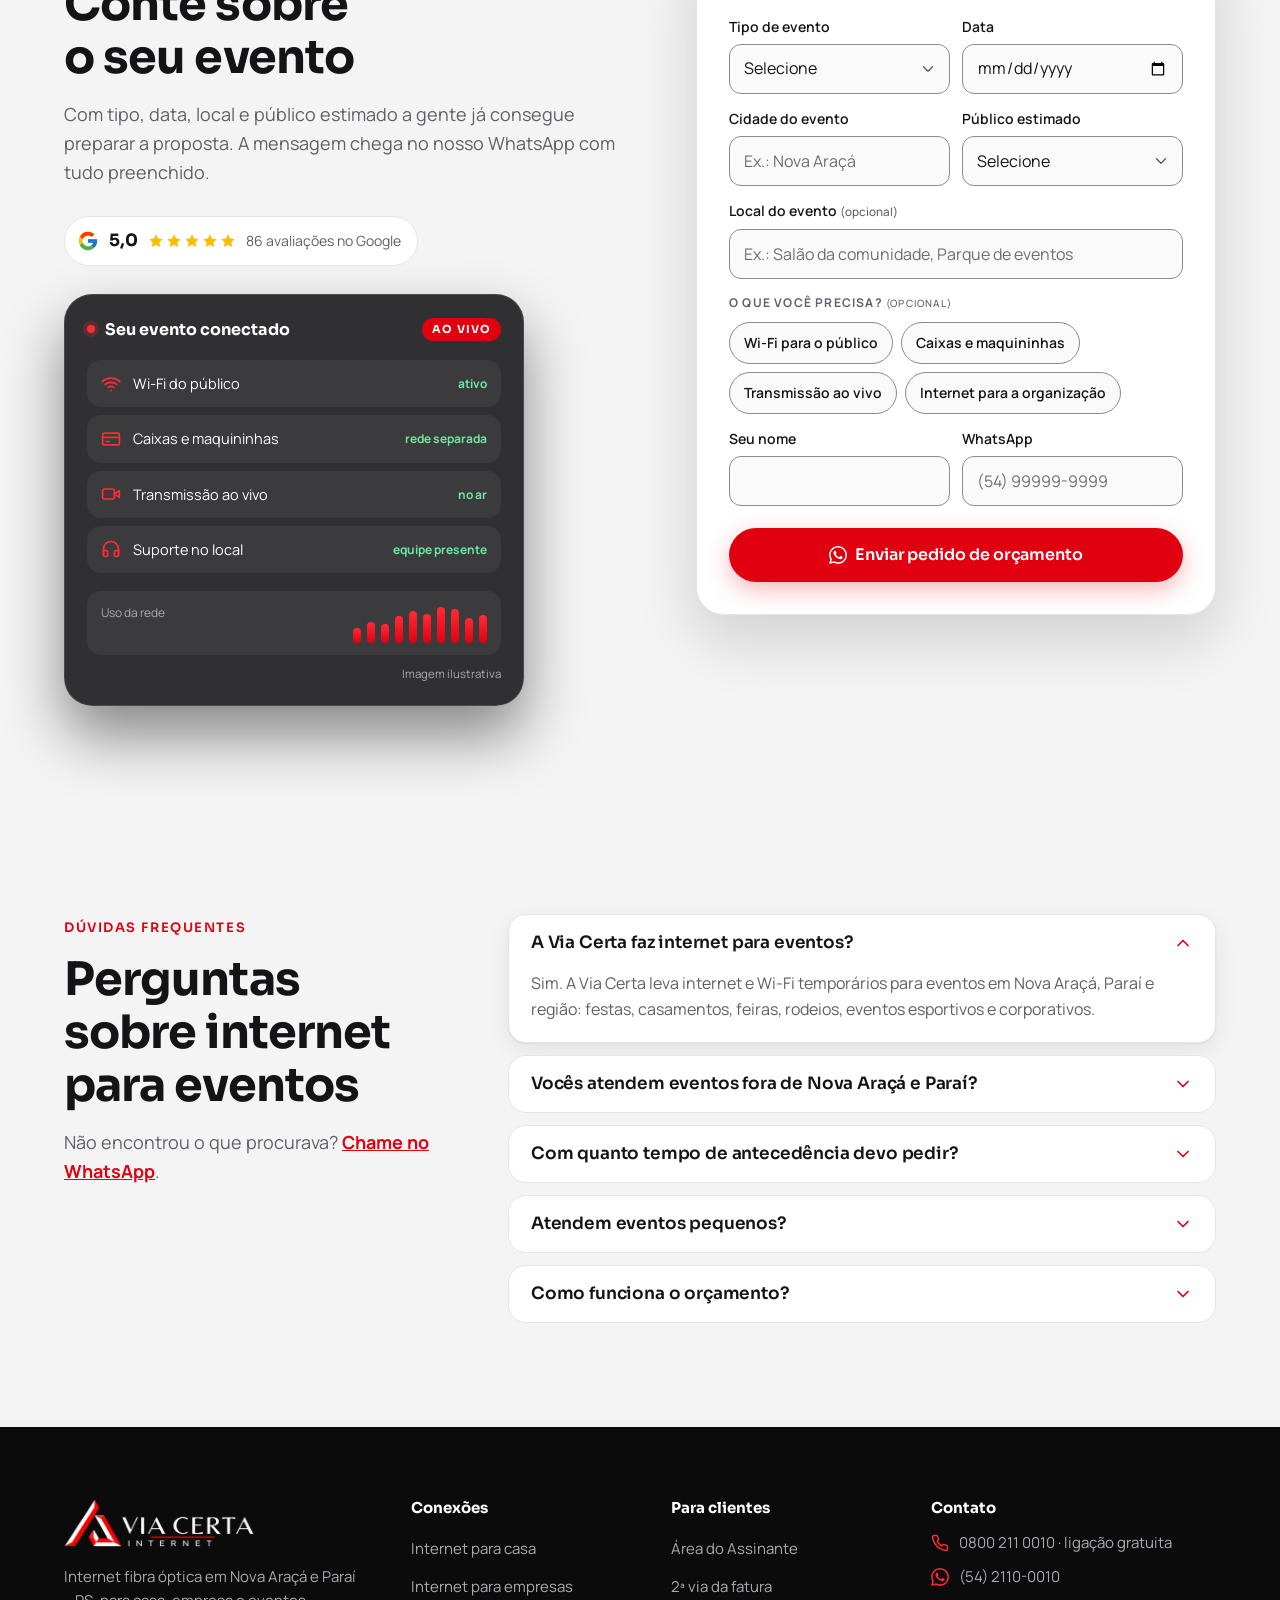
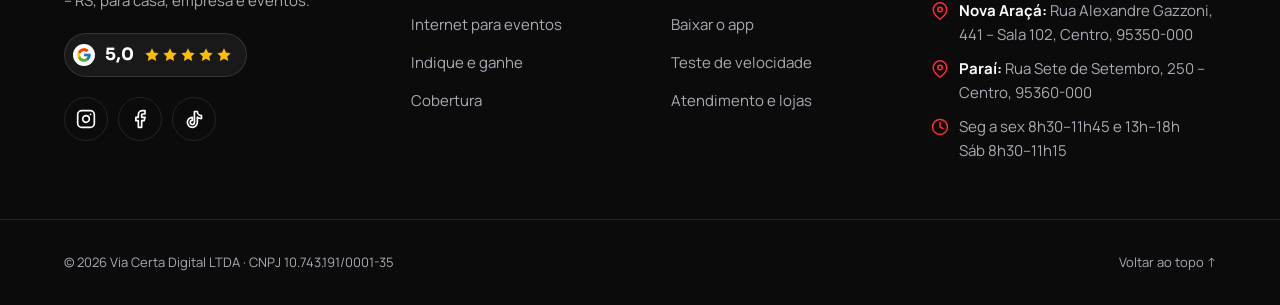
<file: eventos.html>
<!doctype html>
<html lang="pt-BR">
<head>
  <meta charset="utf-8">
  <meta name="viewport" content="width=device-width, initial-scale=1, viewport-fit=cover">
  <title>Internet para eventos em Nova Araçá e Paraí | Via Certa</title>
  <meta name="description" content="Internet e Wi-Fi para eventos em Nova Araçá, Paraí e região: festas, casamentos, feiras e rodeios. Rede para maquininhas, lives e suporte no local.">
  <meta name="robots" content="index, follow, max-image-preview:large, max-snippet:-1">
  <!-- Quando o domínio estiver definido, adicione: <link rel="canonical" href="https://SEU-DOMINIO.com.br/ESTA-PAGINA"> -->
  <meta name="theme-color" content="#0b0b0c">
  <meta name="geo.region" content="BR-RS">
  <meta name="geo.placename" content="Nova Araçá">
  <meta name="geo.position" content="-28.6588;-51.7441">
  <meta name="ICBM" content="-28.6588, -51.7441">

  <meta property="og:type" content="website">
  <meta property="og:locale" content="pt_BR">
  <meta property="og:site_name" content="Via Certa Internet">
  <meta property="og:title" content="Internet para eventos em Nova Araçá e Paraí | Via Certa">
  <meta property="og:description" content="Internet e Wi-Fi para eventos em Nova Araçá, Paraí e região: festas, casamentos, feiras e rodeios. Rede para maquininhas, lives e suporte no local.">
  <meta property="og:image" content="assets/img/og-image.jpg">
  <meta property="og:image:width" content="1200">
  <meta property="og:image:height" content="630">
  <meta name="twitter:card" content="summary_large_image">

  <link rel="icon" type="image/png" href="assets/img/favicon.png">
  <link rel="apple-touch-icon" href="assets/img/apple-touch-icon.png">
  <link rel="manifest" href="site.webmanifest">

  <link rel="preload" href="assets/fonts/sora-latin.woff2" as="font" type="font/woff2" crossorigin>
  <link rel="preload" href="assets/fonts/manrope-latin.woff2" as="font" type="font/woff2" crossorigin>
  <link rel="stylesheet" href="assets/css/style.css">

  <script type="application/ld+json">
  {
    "@context": "https://schema.org",
    "@graph": [
      {
        "@type": "LocalBusiness",
        "@id": "./#empresa",
        "name": "Via Certa Internet",
        "telephone": "+55-800-211-0010",
        "address": {
          "@type": "PostalAddress",
          "streetAddress": "Rua Alexandre Gazzoni, 441, Sala 102",
          "addressLocality": "Nova Araçá",
          "addressRegion": "RS",
          "postalCode": "95350-000",
          "addressCountry": "BR"
        },
        "url": "./"
      },
      {
        "@type": "BreadcrumbList",
        "itemListElement": [
          {
            "@type": "ListItem",
            "position": 1,
            "name": "Início",
            "item": "./"
          },
          {
            "@type": "ListItem",
            "position": 2,
            "name": "Internet para eventos",
            "item": "eventos.html"
          }
        ]
      },
      {
        "@type": "Service",
        "@id": "eventos.html#servico",
        "name": "Internet para eventos em Nova Araçá, Paraí e região",
        "serviceType": "Internet e Wi-Fi temporários para eventos",
        "provider": {
          "@id": "./#empresa"
        },
        "areaServed": [
          {
            "@type": "City",
            "name": "Nova Araçá",
            "sameAs": [
              "https://www.wikidata.org/wiki/Q1757678",
              "https://pt.wikipedia.org/wiki/Nova_Ara%C3%A7%C3%A1"
            ]
          },
          {
            "@type": "City",
            "name": "Paraí",
            "sameAs": [
              "https://www.wikidata.org/wiki/Q1757405",
              "https://pt.wikipedia.org/wiki/Para%C3%AD"
            ]
          },
          {
            "@type": "AdministrativeArea",
            "name": "Serra Gaúcha, RS"
          }
        ],
        "hasOfferCatalog": {
          "@type": "OfferCatalog",
          "name": "Soluções de internet para eventos",
          "itemListElement": [
            {
              "@type": "Offer",
              "itemOffered": {
                "@type": "Service",
                "name": "Link de internet temporário"
              }
            },
            {
              "@type": "Offer",
              "itemOffered": {
                "@type": "Service",
                "name": "Wi-Fi para público e convidados"
              }
            },
            {
              "@type": "Offer",
              "itemOffered": {
                "@type": "Service",
                "name": "Rede para caixas e maquininhas"
              }
            },
            {
              "@type": "Offer",
              "itemOffered": {
                "@type": "Service",
                "name": "Internet para transmissão ao vivo"
              }
            },
            {
              "@type": "Offer",
              "itemOffered": {
                "@type": "Service",
                "name": "Suporte técnico no local"
              }
            }
          ]
        }
      },
      {
        "@type": "FAQPage",
        "@id": "eventos.html#duvidas",
        "inLanguage": "pt-BR",
        "mainEntity": [
          {
            "@type": "Question",
            "name": "A Via Certa faz internet para eventos?",
            "acceptedAnswer": {
              "@type": "Answer",
              "text": "Sim. A Via Certa leva internet e Wi-Fi temporários para eventos em Nova Araçá, Paraí e região: festas, casamentos, feiras, rodeios, eventos esportivos e corporativos."
            }
          },
          {
            "@type": "Question",
            "name": "Vocês atendem eventos fora de Nova Araçá e Paraí?",
            "acceptedAnswer": {
              "@type": "Answer",
              "text": "Fale com a gente. A equipe avalia o local do evento e informa se é possível levar a conexão até lá."
            }
          },
          {
            "@type": "Question",
            "name": "Com quanto tempo de antecedência devo pedir?",
            "acceptedAnswer": {
              "@type": "Answer",
              "text": "Assim que tiver a data e o local definidos. Quanto antes, mais tempo para planejar e testar a rede antes da abertura."
            }
          },
          {
            "@type": "Question",
            "name": "Atendem eventos pequenos?",
            "acceptedAnswer": {
              "@type": "Answer",
              "text": "Sim. A estrutura é dimensionada para o tamanho de cada evento, de um casamento a uma feira com grande público."
            }
          },
          {
            "@type": "Question",
            "name": "Como funciona o orçamento?",
            "acceptedAnswer": {
              "@type": "Answer",
              "text": "Você preenche o formulário com tipo, data, local e público estimado. A mensagem chega no nosso WhatsApp e a equipe responde com a proposta."
            }
          }
        ]
      }
    ]
  }
  </script>

  <script src="assets/js/config.js" defer></script>
  <script src="assets/js/main.js" defer></script>
</head>
<body>

  <!-- Ícones (usados com <use href="#i-nome">) -->
  <svg width="0" height="0" style="position:absolute" aria-hidden="true" focusable="false">
  <defs>
    <symbol id="i-wifi" viewBox="0 0 24 24"><path d="M5 12.55a11 11 0 0 1 14.08 0"/><path d="M1.42 9a16 16 0 0 1 21.16 0"/><path d="M8.53 16.11a6 6 0 0 1 6.95 0"/><path d="M12 20h.01"/></symbol>
    <symbol id="i-receipt" viewBox="0 0 24 24"><path d="M14 2H6a2 2 0 0 0-2 2v16a2 2 0 0 0 2 2h12a2 2 0 0 0 2-2V8z"/><path d="M14 2v6h6"/><path d="M16 13H8"/><path d="M16 17H8"/><path d="M10 9H8"/></symbol>
    <symbol id="i-user" viewBox="0 0 24 24"><path d="M20 21v-2a4 4 0 0 0-4-4H8a4 4 0 0 0-4 4v2"/><circle cx="12" cy="7" r="4"/></symbol>
    <symbol id="i-users" viewBox="0 0 24 24"><path d="M17 21v-2a4 4 0 0 0-4-4H5a4 4 0 0 0-4 4v2"/><circle cx="9" cy="7" r="4"/><path d="M23 21v-2a4 4 0 0 0-3-3.87M16 3.13a4 4 0 0 1 0 7.75"/></symbol>
    <symbol id="i-headset" viewBox="0 0 24 24"><path d="M3 18v-6a9 9 0 0 1 18 0v6"/><path d="M21 19a2 2 0 0 1-2 2h-1a2 2 0 0 1-2-2v-3a2 2 0 0 1 2-2h3zM3 19a2 2 0 0 0 2 2h1a2 2 0 0 0 2-2v-3a2 2 0 0 0-2-2H3z"/></symbol>
    <symbol id="i-gauge" viewBox="0 0 24 24"><path d="m12 14 4-4"/><path d="M3.34 19a10 10 0 1 1 17.32 0"/></symbol>
    <symbol id="i-pin" viewBox="0 0 24 24"><path d="M21 10c0 7-9 13-9 13s-9-6-9-13a9 9 0 0 1 18 0z"/><circle cx="12" cy="10" r="3"/></symbol>
    <symbol id="i-gift" viewBox="0 0 24 24"><path d="M20 12v10H4V12"/><path d="M2 7h20v5H2z"/><path d="M12 22V7"/><path d="M12 7H7.5a2.5 2.5 0 0 1 0-5C11 2 12 7 12 7z"/><path d="M12 7h4.5a2.5 2.5 0 0 0 0-5C13 2 12 7 12 7z"/></symbol>
    <symbol id="i-check" viewBox="0 0 24 24"><path d="M20 6 9 17l-5-5"/></symbol>
    <symbol id="i-star" viewBox="0 0 24 24"><path fill="currentColor" stroke="none" d="m12 2 3.09 6.26L22 9.27l-5 4.87 1.18 6.88L12 17.77l-6.18 3.25L7 14.14 2 9.27l6.91-1.01z"/></symbol>
    <symbol id="i-tv" viewBox="0 0 24 24"><rect x="2" y="7" width="20" height="15" rx="2"/><path d="m17 2-5 5-5-5"/></symbol>
    <symbol id="i-film" viewBox="0 0 24 24"><rect x="2" y="2" width="20" height="20" rx="2.18"/><path d="M7 2v20M17 2v20M2 12h20M2 7h5M2 17h5M17 17h5M17 7h5"/></symbol>
    <symbol id="i-book" viewBox="0 0 24 24"><path d="M2 3h6a4 4 0 0 1 4 4v14a3 3 0 0 0-3-3H2z"/><path d="M22 3h-6a4 4 0 0 0-4 4v14a3 3 0 0 1 3-3h7z"/></symbol>
    <symbol id="i-cap" viewBox="0 0 24 24"><path d="M22 10 12 5 2 10l10 5 10-5z"/><path d="M6 12v5c3 3 9 3 12 0v-5"/></symbol>
    <symbol id="i-game" viewBox="0 0 24 24"><path d="M6 12h4M8 10v4M15 13h.01M18 11h.01"/><rect x="2" y="6" width="20" height="12" rx="2"/></symbol>
    <symbol id="i-phone" viewBox="0 0 24 24"><path d="M22 16.92v3a2 2 0 0 1-2.18 2 19.79 19.79 0 0 1-8.63-3.07 19.5 19.5 0 0 1-6-6 19.79 19.79 0 0 1-3.07-8.67A2 2 0 0 1 4.11 2h3a2 2 0 0 1 2 1.72c.13.96.36 1.9.7 2.81a2 2 0 0 1-.45 2.11L8.09 9.91a16 16 0 0 0 6 6l1.27-1.27a2 2 0 0 1 2.11-.45c.91.34 1.85.57 2.81.7A2 2 0 0 1 22 16.92z"/></symbol>
    <symbol id="i-clock" viewBox="0 0 24 24"><circle cx="12" cy="12" r="10"/><path d="M12 6v6l4 2"/></symbol>
    <symbol id="i-arrow" viewBox="0 0 24 24"><path d="M5 12h14M12 5l7 7-7 7"/></symbol>
    <symbol id="i-left" viewBox="0 0 24 24"><path d="m15 18-6-6 6-6"/></symbol>
    <symbol id="i-right" viewBox="0 0 24 24"><path d="m9 18 6-6-6-6"/></symbol>
    <symbol id="i-down" viewBox="0 0 24 24"><path d="m6 9 6 6 6-6"/></symbol>
    <symbol id="i-menu" viewBox="0 0 24 24"><path d="M3 6h18M3 12h18M3 18h18"/></symbol>
    <symbol id="i-x" viewBox="0 0 24 24"><path d="M18 6 6 18M6 6l12 12"/></symbol>
    <symbol id="i-home" viewBox="0 0 24 24"><path d="m3 9 9-7 9 7v11a2 2 0 0 1-2 2H5a2 2 0 0 1-2-2z"/><path d="M9 22V12h6v10"/></symbol>
    <symbol id="i-building" viewBox="0 0 24 24"><path d="M6 22V4a2 2 0 0 1 2-2h8a2 2 0 0 1 2 2v18z"/><path d="M6 12H4a2 2 0 0 0-2 2v6a2 2 0 0 0 2 2h2"/><path d="M18 9h2a2 2 0 0 1 2 2v9a2 2 0 0 1-2 2h-2"/><path d="M10 6h4M10 10h4M10 14h4M10 18h4"/></symbol>
    <symbol id="i-party" viewBox="0 0 24 24"><path d="M5.8 11.3 2 22l10.7-3.79"/><path d="M4 3h.01M22 8h.01M15 2h.01M22 20h.01"/><path d="m22 2-2.24.75a2.9 2.9 0 0 0-1.96 3.12c.1.86-.57 1.63-1.45 1.63h-.38c-.86 0-1.6.6-1.76 1.44L14 10"/><path d="m22 13-.82-.33c-.86-.34-1.82.2-1.98 1.11-.11.7-.72 1.22-1.43 1.22H17"/><path d="m11 2 .33.82c.34.86-.2 1.82-1.11 1.98C9.52 4.9 9 5.52 9 6.23V7"/><path d="M11 13c1.93 1.93 2.83 4.17 2 5-.83.83-3.07-.07-5-2-1.93-1.93-2.83-4.17-2-5 .83-.83 3.07.07 5 2z"/></symbol>
    <symbol id="i-briefcase" viewBox="0 0 24 24"><rect x="2" y="7" width="20" height="14" rx="2"/><path d="M16 21V5a2 2 0 0 0-2-2h-4a2 2 0 0 0-2 2v16"/></symbol>
    <symbol id="i-store" viewBox="0 0 24 24"><path d="M3 9 4.5 4h15L21 9"/><path d="M4 9v11h16V9"/><path d="M3 9h18"/><path d="M9 20v-6h6v6"/></symbol>
    <symbol id="i-laptop" viewBox="0 0 24 24"><rect x="3" y="4" width="18" height="12" rx="2"/><path d="M2 20h20"/></symbol>
    <symbol id="i-factory" viewBox="0 0 24 24"><path d="M2 20V9l6 4V9l6 4V4h8v16z"/><path d="M6 17h.01M10 17h.01M14 17h.01M18 17h.01"/></symbol>
    <symbol id="i-card" viewBox="0 0 24 24"><rect x="2" y="5" width="20" height="14" rx="2"/><path d="M2 10h20M6 15h4"/></symbol>
    <symbol id="i-video" viewBox="0 0 24 24"><path d="m22 8-6 4 6 4z"/><rect x="2" y="6" width="14" height="12" rx="2"/></symbol>
    <symbol id="i-signal" viewBox="0 0 24 24"><path d="M2 20h.01M7 20v-4M12 20v-8M17 20V8M22 4v16"/></symbol>
    <symbol id="i-activity" viewBox="0 0 24 24"><path d="M22 12h-4l-3 9L9 3l-3 9H2"/></symbol>
    <symbol id="i-clipboard" viewBox="0 0 24 24"><rect x="8" y="2" width="8" height="4" rx="1"/><path d="M16 4h2a2 2 0 0 1 2 2v14a2 2 0 0 1-2 2H6a2 2 0 0 1-2-2V6a2 2 0 0 1 2-2h2"/><path d="m9 14 2 2 4-4"/></symbol>
    <symbol id="i-wrench" viewBox="0 0 24 24"><path d="M14.7 6.3a1 1 0 0 0 0 1.4l1.6 1.6a1 1 0 0 0 1.4 0l3.77-3.77a6 6 0 0 1-7.94 7.94l-6.91 6.91a2.12 2.12 0 0 1-3-3l6.91-6.91a6 6 0 0 1 7.94-7.94l-3.76 3.76z"/></symbol>
    <symbol id="i-shield" viewBox="0 0 24 24"><path d="M12 22s8-4 8-10V5l-8-3-8 3v7c0 6 8 10 8 10z"/><path d="m9 12 2 2 4-4"/></symbol>
    <symbol id="i-calendar" viewBox="0 0 24 24"><rect x="3" y="4" width="18" height="18" rx="2"/><path d="M16 2v4M8 2v4M3 10h18"/></symbol>
    <symbol id="i-heart" viewBox="0 0 24 24"><path d="M19 14c1.49-1.46 3-3.21 3-5.5A5.5 5.5 0 0 0 16.5 3c-1.76 0-3 .5-4.5 2-1.5-1.5-2.74-2-4.5-2A5.5 5.5 0 0 0 2 8.5c0 2.3 1.5 4.05 3 5.5l7 7z"/></symbol>
    <symbol id="i-trophy" viewBox="0 0 24 24"><path d="M6 9H4.5a2.5 2.5 0 0 1 0-5H6"/><path d="M18 9h1.5a2.5 2.5 0 0 0 0-5H18"/><path d="M4 22h16"/><path d="M10 14.66V17c0 .55-.47.98-.97 1.21C7.85 18.75 7 20.24 7 22"/><path d="M14 14.66V17c0 .55.47.98.97 1.21C16.15 18.75 17 20.24 17 22"/><path d="M18 2H6v7a6 6 0 0 0 12 0z"/></symbol>
    <symbol id="i-music" viewBox="0 0 24 24"><path d="M9 18V5l12-2v13"/><circle cx="6" cy="18" r="3"/><circle cx="18" cy="16" r="3"/></symbol>
    <symbol id="i-mic" viewBox="0 0 24 24"><path d="M12 2a3 3 0 0 0-3 3v7a3 3 0 0 0 6 0V5a3 3 0 0 0-3-3z"/><path d="M19 10v2a7 7 0 0 1-14 0v-2"/><path d="M12 19v3"/></symbol>
    <symbol id="i-mobile" viewBox="0 0 24 24"><rect x="5" y="2" width="14" height="20" rx="2"/><path d="M12 18h.01"/></symbol>
    <symbol id="i-zap" viewBox="0 0 24 24"><path d="M13 2 3 14h9l-1 8 10-12h-9z"/></symbol>
    <symbol id="i-wallet" viewBox="0 0 24 24"><path d="M21 12V7H5a2 2 0 0 1 0-4h14v4"/><path d="M3 5v14a2 2 0 0 0 2 2h16v-5"/><path d="M18 12a2 2 0 0 0 0 4h4v-4z"/></symbol>
    <symbol id="i-bag" viewBox="0 0 24 24"><path d="M6 2 3 6v14a2 2 0 0 0 2 2h14a2 2 0 0 0 2-2V6l-3-4z"/><path d="M3 6h18"/><path d="M16 10a4 4 0 0 1-8 0"/></symbol>
    <symbol id="i-external" viewBox="0 0 24 24"><path d="M18 13v6a2 2 0 0 1-2 2H5a2 2 0 0 1-2-2V8a2 2 0 0 1 2-2h6"/><path d="M15 3h6v6M10 14 21 3"/></symbol>
    <symbol id="i-whatsapp" viewBox="0 0 24 24"><path fill="currentColor" stroke="none" d="M17.47 14.38c-.3-.15-1.76-.87-2.03-.97-.27-.1-.47-.15-.67.15-.2.3-.77.97-.94 1.16-.17.2-.35.22-.64.08-.3-.15-1.26-.47-2.39-1.48-.88-.79-1.48-1.76-1.65-2.06-.17-.3-.02-.46.13-.6.13-.14.3-.35.45-.52.15-.18.2-.3.3-.5.1-.2.05-.37-.03-.52-.07-.15-.67-1.61-.91-2.2-.24-.58-.49-.5-.67-.51h-.57c-.2 0-.52.07-.79.37-.27.3-1.04 1.02-1.04 2.48s1.06 2.88 1.21 3.07c.15.2 2.1 3.2 5.08 4.49.71.31 1.26.49 1.7.63.71.22 1.36.19 1.87.12.57-.09 1.76-.72 2-1.41.25-.7.25-1.29.18-1.41-.08-.13-.28-.2-.57-.35zM12.05 21.79h-.01a9.87 9.87 0 0 1-5.03-1.38l-.36-.21-3.74.98 1-3.65-.24-.37a9.86 9.86 0 0 1-1.51-5.26c0-5.45 4.44-9.88 9.89-9.88 2.64 0 5.12 1.03 6.99 2.9a9.83 9.83 0 0 1 2.89 6.99c0 5.45-4.44 9.88-9.88 9.88zm8.41-18.3A11.82 11.82 0 0 0 12.05 0C5.5 0 .16 5.34.16 11.89c0 2.1.55 4.14 1.59 5.95L.06 24l6.3-1.65a11.88 11.88 0 0 0 5.68 1.45h.01c6.55 0 11.89-5.34 11.89-11.89a11.82 11.82 0 0 0-3.48-8.41z"/></symbol>
    <symbol id="i-instagram" viewBox="0 0 24 24"><rect x="2" y="2" width="20" height="20" rx="5"/><path d="M16 11.37A4 4 0 1 1 12.63 8 4 4 0 0 1 16 11.37zM17.5 6.5h.01"/></symbol>
    <symbol id="i-facebook" viewBox="0 0 24 24"><path d="M18 2h-3a5 5 0 0 0-5 5v3H7v4h3v8h4v-8h3l1-4h-4V7a1 1 0 0 1 1-1h3z"/></symbol>
    <symbol id="i-tiktok" viewBox="0 0 24 24"><path d="M16 3a5 5 0 0 0 5 5v3.5a8.5 8.5 0 0 1-5-1.6V16a6 6 0 1 1-6-6v3.6A2.5 2.5 0 1 0 12.5 16V3z"/></symbol>
    <symbol id="i-play" viewBox="0 0 24 24"><path fill="currentColor" stroke="none" d="M3.6 1.8c-.3.3-.5.8-.5 1.4v17.6c0 .6.2 1.1.5 1.4l.1.1 9.9-9.9v-.2L3.7 1.7zM16.9 15.6l-3.3-3.3v-.2l3.3-3.3.1.04 3.9 2.2c1.1.6 1.1 1.7 0 2.3l-3.9 2.2zM17 15.5 13.6 12 3.6 22.2c.4.4 1 .4 1.7.05L17 15.5M17 8.5 5.3 1.8c-.7-.4-1.3-.3-1.7.1L13.6 12z"/></symbol>
    <symbol id="i-apple" viewBox="0 0 24 24"><path fill="currentColor" stroke="none" d="M16.37 12.6c-.02-2.34 1.91-3.47 2-3.52-1.09-1.6-2.79-1.82-3.39-1.84-1.44-.15-2.82.85-3.55.85-.73 0-1.86-.83-3.06-.81-1.57.02-3.02.92-3.83 2.33-1.64 2.84-.42 7.04 1.17 9.35.78 1.13 1.71 2.39 2.93 2.35 1.18-.05 1.62-.76 3.04-.76 1.42 0 1.82.76 3.06.73 1.27-.02 2.07-1.15 2.84-2.29.9-1.31 1.27-2.58 1.29-2.65-.03-.01-2.47-.95-2.5-3.76zM14.04 5.72c.65-.79 1.09-1.88.97-2.97-.94.04-2.07.62-2.74 1.41-.6.7-1.13 1.81-.99 2.88 1.05.08 2.12-.53 2.76-1.32z"/></symbol>
    <symbol id="i-google" viewBox="0 0 48 48"><path fill="#FFC107" stroke="none" d="M43.61 20.08H42V20H24v8h11.3c-1.65 4.66-6.08 8-11.3 8-6.63 0-12-5.37-12-12s5.37-12 12-12c3.06 0 5.84 1.15 7.96 3.04l5.66-5.66C34.05 6.05 29.27 4 24 4 12.95 4 4 12.95 4 24s8.95 20 20 20 20-8.95 20-20c0-1.34-.14-2.65-.39-3.92z"/><path fill="#FF3D00" stroke="none" d="m6.31 14.69 6.57 4.82C14.66 15.11 18.96 12 24 12c3.06 0 5.84 1.15 7.96 3.04l5.66-5.66C34.05 6.05 29.27 4 24 4 16.32 4 9.66 8.34 6.31 14.69z"/><path fill="#4CAF50" stroke="none" d="M24 44c5.17 0 9.86-1.98 13.41-5.19l-6.19-5.24A11.91 11.91 0 0 1 24 36c-5.2 0-9.62-3.32-11.28-7.95l-6.52 5.03C9.5 39.56 16.23 44 24 44z"/><path fill="#1976D2" stroke="none" d="M43.61 20.08H42V20H24v8h11.3a12.04 12.04 0 0 1-4.09 5.57l6.19 5.24C36.97 39.2 44 34 44 24c0-1.34-.14-2.65-.39-3.92z"/></symbol>
  </defs>
  </svg>
  <a class="skip-link" href="#conteudo">Pular para o conteúdo</a>

  <!-- ===== CABEÇALHO (igual em todas as páginas) ===== -->
  <header class="site-header" id="topo">
    <div class="topbar">
      <div class="container topbar__inner">
        <p class="topbar__item"><svg class="i" aria-hidden="true"><use href="#i-pin"/></svg> Internet fibra em Nova Araçá e Paraí · RS</p>
        <p class="topbar__item topbar__hide-sm"><svg class="i" aria-hidden="true"><use href="#i-clock"/></svg> Seg a sex 8h30–11h45 e 13h–18h · Sáb 8h30–11h15</p>
        <div class="topbar__links">
          <a href="#" data-link="segundaVia">2ª via da fatura</a>
          <a href="tel:08002110010" class="topbar__tel"><svg class="i" aria-hidden="true"><use href="#i-phone"/></svg> 0800 211 0010</a>
          <a href="https://wa.me/555421100010" data-wa="Olá! Vim pelo site da Via Certa Internet e gostaria de atendimento. Sou de {cidade}." data-wa-ctx="geral" target="_blank" rel="noopener" class="topbar__wa"><svg class="i" aria-hidden="true"><use href="#i-whatsapp"/></svg> (54) 2110-0010</a>
        </div>
      </div>
    </div>

    <div class="navbar">
      <div class="container navbar__inner">
        <a href="./" class="brand" aria-label="Via Certa Internet - página inicial">
          <picture>
            <source type="image/webp" srcset="assets/img/logo-branco.webp">
            <img src="assets/img/logo-branco.png" alt="Via Certa Internet" width="400" height="101" fetchpriority="high">
          </picture>
        </a>

        <nav class="nav" id="menu" aria-label="Menu principal">
          <ul class="nav__list">
            <li><a href="residencial.html">Para casa</a></li>
            <li><a href="empresas.html">Para empresas</a></li>
            <li><a href="eventos.html" aria-current="page">Eventos <span class="nav__new">Novo</span></a></li>
            <li><a href="atendimento.html">Atendimento</a></li>
          </ul>
          <div class="nav__mobile-extra">
            <button type="button" class="btn btn--ghost-light btn--block" data-open-cliente><svg class="i" aria-hidden="true"><use href="#i-user"/></svg> Área do Assinante</button>
            <a href="https://wa.me/555421100010" data-wa="Olá! Vim pelo site da Via Certa Internet e gostaria de atendimento. Sou de {cidade}." data-wa-ctx="geral" target="_blank" rel="noopener" class="nav__mobile-wa"><svg class="i" aria-hidden="true"><use href="#i-whatsapp"/></svg> (54) 2110-0010</a>
            <a href="tel:08002110010" class="nav__mobile-wa nav__mobile-tel"><svg class="i" aria-hidden="true"><use href="#i-phone"/></svg> 0800 211 0010</a>
          </div>
        </nav>

        <div class="navbar__actions">
          <button type="button" class="btn btn--ghost-light btn--sm navbar__cliente" data-open-cliente><svg class="i" aria-hidden="true"><use href="#i-user"/></svg><span>Área do Assinante</span></button>
          <a href="residencial.html#planos" class="btn btn--red btn--sm navbar__cta">Assine já</a>
          <button type="button" class="nav-toggle" aria-expanded="false" aria-controls="menu" aria-label="Abrir menu">
            <svg class="i i--open" aria-hidden="true"><use href="#i-menu"/></svg>
            <svg class="i i--close" aria-hidden="true"><use href="#i-x"/></svg>
          </button>
        </div>
      </div>
    </div>
  </header>

  <main id="conteudo">
    <section class="page-hero page-hero--eventos">
      <div class="page-hero__bg" aria-hidden="true"></div>
      <div class="container page-hero__inner">
        <div class="page-hero__copy">
          <nav class="crumbs" aria-label="Você está em"><a href="./">Início</a><span aria-hidden="true">›</span><span aria-current="page">Eventos</span></nav>
          <nav class="seg-tabs" aria-label="Tipos de conexão"><a href="residencial.html"><svg class="i" aria-hidden="true"><use href="#i-home"/></svg><span>Casa</span></a><a href="empresas.html"><svg class="i" aria-hidden="true"><use href="#i-building"/></svg><span>Empresas</span></a><a href="eventos.html" aria-current="page"><svg class="i" aria-hidden="true"><use href="#i-party"/></svg><span>Eventos</span></a></nav>
          <h1 class="page-hero__title">Internet para eventos em Nova Araçá, Paraí e região</h1>
          <p class="page-hero__lead">Wi-Fi para o público, rede para caixas e maquininhas e internet para transmissões ao vivo. A gente planeja, monta e acompanha o seu evento do início ao fim.</p>
          <div class="page-hero__ctas"><a href="#orcamento" class="btn btn--red btn--lg">Pedir orçamento <svg class="i" aria-hidden="true"><use href="#i-arrow"/></svg></a><a href="https://wa.me/555421100010" data-wa="Olá! Quero um orçamento de internet para um evento em {cidade}." data-wa-ctx="evento" target="_blank" rel="noopener" class="btn btn--ghost-light btn--lg"><svg class="i" aria-hidden="true"><use href="#i-whatsapp"/></svg> Falar no WhatsApp</a></div>
        </div>
        <div class="page-hero__art"><img src="assets/img/evento-3d.webp" srcset="assets/img/evento-3d-600.webp 600w, assets/img/evento-3d.webp 1200w" sizes="(max-width: 1080px) 560px, 520px" alt="Maquete 3D de evento ao ar livre com palco, tendas e público conectado ao Wi-Fi da Via Certa" width="1200" height="800" fetchpriority="high"><div class="art-chip art-chip--a"><svg class="i" aria-hidden="true"><use href="#i-wifi"/></svg><span><strong>Wi-Fi do público</strong>com o nome do evento</span></div><div class="art-chip art-chip--b"><svg class="i" aria-hidden="true"><use href="#i-video"/></svg><span><strong>Ao vivo</strong>upload para lives</span></div></div>
      </div>
    </section>

    <!-- ===== SOLUÇÕES ===== -->
    <section class="section" id="solucoes" aria-labelledby="solucoes-titulo">
      <div class="container">
        <header class="section-head">
          <p class="eyebrow">Soluções</p>
          <h2 class="section-title" id="solucoes-titulo">O que levamos para o seu evento</h2>
          <p class="section-lead">Você escolhe o que precisa. A gente monta a estrutura e cuida da rede enquanto o evento acontece.</p>
        </header>
        <div class="solutions">
<article class="solution"><span class="solution__icon"><svg class="i" aria-hidden="true"><use href="#i-signal"/></svg></span><h3>Link de internet temporário</h3><p>Conexão montada para os dias do evento e dimensionada para o tamanho do público.</p></article>
<article class="solution"><span class="solution__icon"><svg class="i" aria-hidden="true"><use href="#i-wifi"/></svg></span><h3>Wi-Fi para público e convidados</h3><p>Rede com o nome do seu evento e cobertura nas áreas que importam.</p></article>
<article class="solution"><span class="solution__icon"><svg class="i" aria-hidden="true"><use href="#i-card"/></svg></span><h3>Caixas e maquininhas</h3><p>Rede separada para pagamentos, para as vendas não pararem no horário de pico.</p></article>
<article class="solution"><span class="solution__icon"><svg class="i" aria-hidden="true"><use href="#i-video"/></svg></span><h3>Transmissão ao vivo</h3><p>Upload estável para lives, telões e imprensa.</p></article>
<article class="solution"><span class="solution__icon"><svg class="i" aria-hidden="true"><use href="#i-headset"/></svg></span><h3>Suporte técnico no local</h3><p>Equipe acompanhando a rede durante o evento, do teste à desmontagem.</p></article>
        </div>
      </div>
    </section>

    <!-- ===== TIPOS DE EVENTO ===== -->
    <section class="section event-types-sec" aria-labelledby="tipos-titulo">
      <div class="container">
        <header class="section-head">
          <p class="eyebrow">Para todo tipo de evento</p>
          <h2 class="section-title" id="tipos-titulo">Da festa da comunidade à feira regional</h2>
        </header>
        <ul class="event-types">
<li><svg class="i" aria-hidden="true"><use href="#i-heart"/></svg><span>Casamentos e formaturas</span></li>
<li><svg class="i" aria-hidden="true"><use href="#i-users"/></svg><span>Festas de comunidade</span></li>
<li><svg class="i" aria-hidden="true"><use href="#i-store"/></svg><span>Feiras e exposições</span></li>
<li><svg class="i" aria-hidden="true"><use href="#i-trophy"/></svg><span>Rodeios e eventos esportivos</span></li>
<li><svg class="i" aria-hidden="true"><use href="#i-music"/></svg><span>Shows e festivais</span></li>
<li><svg class="i" aria-hidden="true"><use href="#i-mic"/></svg><span>Eventos corporativos</span></li>
        </ul>
      </div>
    </section>

    <!-- ===== COMO FUNCIONA ===== -->
    <section class="section section--dark" aria-labelledby="como-titulo">
      <div class="container">
        <header class="section-head section-head--light">
          <p class="eyebrow eyebrow--light">Como funciona</p>
          <h2 class="section-title" id="como-titulo">Do primeiro contato à desmontagem</h2>
        </header>
        <ol class="timeline">
          <li><span class="timeline__n">1</span><h3>Conte sobre o evento</h3><p>Tipo, data, local e quantas pessoas são esperadas.</p></li>
          <li><span class="timeline__n">2</span><h3>Avaliação do local</h3><p>A equipe analisa o espaço e monta a proposta.</p></li>
          <li><span class="timeline__n">3</span><h3>Montagem e testes</h3><p>Rede instalada e testada antes da abertura.</p></li>
          <li><span class="timeline__n">4</span><h3>Suporte e desmontagem</h3><p>Acompanhamento durante o evento e retirada no final.</p></li>
        </ol>
        <ul class="features features--row">
<li class="feature"><span class="feature__icon"><svg class="i" aria-hidden="true"><use href="#i-clipboard"/></svg></span><div><h3>Planejamento antes do evento</h3><p>Visitamos ou analisamos o local e definimos onde cada ponto de rede vai ficar.</p></div></li>
<li class="feature"><span class="feature__icon"><svg class="i" aria-hidden="true"><use href="#i-activity"/></svg></span><div><h3>Rede pensada para o pico</h3><p>A estrutura considera o momento de maior público, não a média.</p></div></li>
<li class="feature"><span class="feature__icon"><svg class="i" aria-hidden="true"><use href="#i-shield"/></svg></span><div><h3>Testes antes da abertura</h3><p>Tudo montado e testado antes do primeiro convidado chegar.</p></div></li>
<li class="feature"><span class="feature__icon"><svg class="i" aria-hidden="true"><use href="#i-pin"/></svg></span><div><h3>Equipe da região</h3><p>Com lojas em Nova Araçá e Paraí: perto para montar, acompanhar e resolver rápido.</p></div></li>
        </ul>
      </div>
    </section>

    <!-- ===== ORÇAMENTO ===== -->
    <section class="section proposal" id="orcamento" aria-labelledby="orcamento-titulo">
      <div class="container proposal__inner">
        <div class="proposal__copy">
          <p class="eyebrow">Orçamento</p>
          <h2 class="section-title" id="orcamento-titulo">Conte sobre o seu evento</h2>
          <p class="section-lead">Com tipo, data, local e público estimado a gente já consegue preparar a proposta. A mensagem chega no nosso WhatsApp com tudo preenchido.</p>
          <a href="./#avaliacoes" class="rating-chip rating-chip--light"><svg class="rating-chip__g" aria-hidden="true"><use href="#i-google"/></svg><span class="rating-chip__score">5,0</span><span class="stars" aria-hidden="true"><svg><use href="#i-star"/></svg><svg><use href="#i-star"/></svg><svg><use href="#i-star"/></svg><svg><use href="#i-star"/></svg><svg><use href="#i-star"/></svg></span><span class="rating-chip__count">86 avaliações no Google</span></a>
          <div class="event-board" aria-hidden="true">
          <div class="event-board__head"><span class="dot"></span><strong>Seu evento conectado</strong><span class="event-board__live">ao vivo</span></div>
          <ul class="event-board__list">
            <li><svg class="i" aria-hidden="true"><use href="#i-wifi"/></svg><span>Wi-Fi do público</span><b>ativo</b></li>
            <li><svg class="i" aria-hidden="true"><use href="#i-card"/></svg><span>Caixas e maquininhas</span><b>rede separada</b></li>
            <li><svg class="i" aria-hidden="true"><use href="#i-video"/></svg><span>Transmissão ao vivo</span><b>no ar</b></li>
            <li><svg class="i" aria-hidden="true"><use href="#i-headset"/></svg><span>Suporte no local</span><b>equipe presente</b></li>
          </ul>
          <div class="event-board__meter"><span>Uso da rede</span><i style="--h:38%"></i><i style="--h:52%"></i><i style="--h:47%"></i><i style="--h:66%"></i><i style="--h:80%"></i><i style="--h:72%"></i><i style="--h:90%"></i><i style="--h:84%"></i><i style="--h:61%"></i><i style="--h:70%"></i></div>
          <p class="event-board__note">Imagem ilustrativa</p>
        </div>
        </div>
        <form class="form-card form-card--light" data-form="evento" novalidate>
          <h3 class="form-card__title">Pedir orçamento</h3>
          <div class="field-row">
            <div class="field"><label for="ev-tipo">Tipo de evento</label><select id="ev-tipo" name="tipo" required><option value="">Selecione</option><option>Casamentos e formaturas</option><option>Festas de comunidade</option><option>Feiras e exposições</option><option>Rodeios e eventos esportivos</option><option>Shows e festivais</option><option>Eventos corporativos</option><option>Outro</option></select></div>
            <div class="field"><label for="ev-data">Data</label><input id="ev-data" name="data" type="date" required></div>
          </div>
          <div class="field-row">
            <div class="field"><label for="ev-cidade">Cidade do evento</label><input id="ev-cidade" name="cidade" type="text" autocomplete="address-level2" placeholder="Ex.: Nova Araçá" enterkeyhint="next" required></div>
            <div class="field"><label for="ev-publico">Público estimado</label><select id="ev-publico" name="publico" required><option value="">Selecione</option><option>Até 100 pessoas</option><option>100 a 500 pessoas</option><option>500 a 2.000 pessoas</option><option>Mais de 2.000 pessoas</option></select></div>
          </div>
          <div class="field"><label for="ev-local">Local do evento <small>(opcional)</small></label><input id="ev-local" name="local" type="text" placeholder="Ex.: Salão da comunidade, Parque de eventos" enterkeyhint="next"></div>
          <fieldset class="field">
            <legend class="field__legend">O que você precisa? <small>(opcional)</small></legend>
            <div class="pick"><label><input type="checkbox" name="necessidade" value="Wi-Fi para o público"><span>Wi-Fi para o público</span></label><label><input type="checkbox" name="necessidade" value="Caixas e maquininhas"><span>Caixas e maquininhas</span></label><label><input type="checkbox" name="necessidade" value="Transmissão ao vivo"><span>Transmissão ao vivo</span></label><label><input type="checkbox" name="necessidade" value="Internet para a organização"><span>Internet para a organização</span></label></div>
          </fieldset>
          <div class="field-row">
            <div class="field"><label for="ev-nome">Seu nome</label><input id="ev-nome" name="nome" type="text" autocomplete="name" enterkeyhint="next" required></div>
            <div class="field"><label for="ev-tel">WhatsApp</label><input id="ev-tel" name="telefone" type="tel" inputmode="tel" autocomplete="tel-national" placeholder="(54) 99999-9999" enterkeyhint="send" data-mask="phone" required></div>
          </div>
          <p class="form-error" role="alert" hidden></p>
          <button type="submit" class="btn btn--red btn--block btn--lg"><svg class="i" aria-hidden="true"><use href="#i-whatsapp"/></svg> Enviar pedido de orçamento</button>
          <div class="form-done" hidden><p>Mensagem pronta! Se o WhatsApp não abriu sozinho, toque no botão abaixo.</p><a href="#" target="_blank" rel="noopener" class="btn btn--dark btn--block" data-form-wa><svg class="i" aria-hidden="true"><use href="#i-whatsapp"/></svg> Abrir o WhatsApp</a></div>
        </form>
      </div>
    </section>

    <section class="section faq" id="duvidas" aria-labelledby="duvidas-titulo">
      <div class="container faq__inner">
        <header class="section-head section-head--left">
          <p class="eyebrow">Dúvidas frequentes</p>
          <h2 class="section-title" id="duvidas-titulo">Perguntas sobre internet para eventos</h2>
          <p class="section-lead">Não encontrou o que procurava? <a href="https://wa.me/555421100010" data-wa="Olá! Tenho uma dúvida sobre a Via Certa Internet. Sou de {cidade}." data-wa-ctx="evento" target="_blank" rel="noopener">Chame no WhatsApp</a>.</p>
        </header>
        <div class="faq__list">
          <details open>
            <summary><h3>A Via Certa faz internet para eventos?</h3><svg class="i" aria-hidden="true"><use href="#i-down"/></svg></summary>
            <p>Sim. A Via Certa leva internet e Wi-Fi temporários para eventos em Nova Araçá, Paraí e região: festas, casamentos, feiras, rodeios, eventos esportivos e corporativos.</p>
          </details>
          <details>
            <summary><h3>Vocês atendem eventos fora de Nova Araçá e Paraí?</h3><svg class="i" aria-hidden="true"><use href="#i-down"/></svg></summary>
            <p>Fale com a gente. A equipe avalia o local do evento e informa se é possível levar a conexão até lá.</p>
          </details>
          <details>
            <summary><h3>Com quanto tempo de antecedência devo pedir?</h3><svg class="i" aria-hidden="true"><use href="#i-down"/></svg></summary>
            <p>Assim que tiver a data e o local definidos. Quanto antes, mais tempo para planejar e testar a rede antes da abertura.</p>
          </details>
          <details>
            <summary><h3>Atendem eventos pequenos?</h3><svg class="i" aria-hidden="true"><use href="#i-down"/></svg></summary>
            <p>Sim. A estrutura é dimensionada para o tamanho de cada evento, de um casamento a uma feira com grande público.</p>
          </details>
          <details>
            <summary><h3>Como funciona o orçamento?</h3><svg class="i" aria-hidden="true"><use href="#i-down"/></svg></summary>
            <p>Você preenche o formulário com tipo, data, local e público estimado. A mensagem chega no nosso WhatsApp e a equipe responde com a proposta.</p>
          </details>
        </div>
      </div>
    </section>
  </main>

  <!-- ===== RODAPÉ (igual em todas as páginas) ===== -->
  <footer class="site-footer">
    <div class="container footer__grid">
      <div class="footer__brand">
        <picture>
          <source type="image/webp" srcset="assets/img/logo-branco.webp">
          <img src="assets/img/logo-branco.png" alt="Via Certa Internet" width="400" height="101" loading="lazy" decoding="async">
        </picture>
        <p>Internet fibra óptica em Nova Araçá e Paraí – RS, para casa, empresa e eventos.</p>
        <a href="./#avaliacoes" class="rating-chip rating-chip--sm" aria-label="Nota 5,0 no Google">
          <svg class="rating-chip__g" aria-hidden="true"><use href="#i-google"/></svg><span class="rating-chip__score">5,0</span><span class="stars" aria-hidden="true"><svg><use href="#i-star"/></svg><svg><use href="#i-star"/></svg><svg><use href="#i-star"/></svg><svg><use href="#i-star"/></svg><svg><use href="#i-star"/></svg></span>
        </a>
        <div class="footer__social">
          <a href="#" data-link="instagram" aria-label="Instagram da Via Certa" hidden><svg class="i" aria-hidden="true"><use href="#i-instagram"/></svg></a>
          <a href="#" data-link="facebook" aria-label="Facebook da Via Certa" hidden><svg class="i" aria-hidden="true"><use href="#i-facebook"/></svg></a>
          <a href="#" data-link="tiktok" aria-label="TikTok da Via Certa" hidden><svg class="i" aria-hidden="true"><use href="#i-tiktok"/></svg></a>
        </div>
      </div>

      <nav class="footer__col" aria-label="Conexões">
        <h2 class="footer__title">Conexões</h2>
        <ul>
          <li><a href="residencial.html">Internet para casa</a></li>
          <li><a href="empresas.html">Internet para empresas</a></li>
          <li><a href="eventos.html">Internet para eventos</a></li>
          <li><a href="residencial.html#indique">Indique e ganhe</a></li>
          <li><a href="residencial.html#cobertura">Cobertura</a></li>
        </ul>
      </nav>

      <nav class="footer__col" aria-label="Para clientes">
        <h2 class="footer__title">Para clientes</h2>
        <ul>
          <li><a href="#" data-link="areaCliente">Área do Assinante</a></li>
          <li><a href="#" data-link="segundaVia">2ª via da fatura</a></li>
          <li><a href="residencial.html#app">Baixar o app</a></li>
          <li><a href="#" data-link="testeVelocidade">Teste de velocidade</a></li>
          <li><a href="atendimento.html#lojas">Atendimento e lojas</a></li>
        </ul>
      </nav>

      <div class="footer__col footer__contact-col">
        <h2 class="footer__title">Contato</h2>
        <ul class="footer__contact">
          <li><svg class="i" aria-hidden="true"><use href="#i-phone"/></svg><span><a href="tel:08002110010">0800 211 0010</a> · ligação gratuita</span></li>
          <li><svg class="i" aria-hidden="true"><use href="#i-whatsapp"/></svg><a href="https://wa.me/555421100010" data-wa="Olá! Vim pelo site da Via Certa Internet e gostaria de atendimento. Sou de {cidade}." data-wa-ctx="geral" target="_blank" rel="noopener">(54) 2110-0010</a></li>
          <li><svg class="i" aria-hidden="true"><use href="#i-pin"/></svg><address><strong>Nova Araçá:</strong> Rua Alexandre Gazzoni, 441 – Sala 102, Centro, 95350-000</address></li>
          <li><svg class="i" aria-hidden="true"><use href="#i-pin"/></svg><address><strong>Paraí:</strong> Rua Sete de Setembro, 250 – Centro, 95360-000</address></li>
          <li><svg class="i" aria-hidden="true"><use href="#i-clock"/></svg><span>Seg a sex 8h30–11h45 e 13h–18h<br>Sáb 8h30–11h15</span></li>
        </ul>
      </div>
    </div>

    <div class="footer__bottom">
      <div class="container footer__bottom-inner">
        <p>© <span data-year>2026</span> Via Certa Digital LTDA · CNPJ 10.743.191/0001-35</p>
        <a href="#topo" class="footer__top">Voltar ao topo ↑</a>
      </div>
    </div>
  </footer>

  <!-- WhatsApp flutuante (computador) -->
  <a href="https://wa.me/555421100010" data-wa="Olá! Vim pelo site da Via Certa Internet e gostaria de atendimento. Sou de {cidade}." data-wa-ctx="geral" target="_blank" rel="noopener" class="wa-float" aria-label="Falar no WhatsApp"><svg class="i" aria-hidden="true"><use href="#i-whatsapp"/></svg><span class="wa-float__tip">Fale com a gente</span></a>

  <!-- Barra de ações (celular) -->
  <nav class="mobile-bar" aria-label="Ações rápidas">
    <a href="residencial.html#planos"><svg class="i" aria-hidden="true"><use href="#i-wifi"/></svg><span>Planos</span></a>
    <a href="#" data-link="segundaVia"><svg class="i" aria-hidden="true"><use href="#i-receipt"/></svg><span>2ª via</span></a>
    <button type="button" data-open-cliente><svg class="i" aria-hidden="true"><use href="#i-user"/></svg><span>Assinante</span></button>
    <a href="https://wa.me/555421100010" data-wa="Olá! Vim pelo site da Via Certa Internet e gostaria de atendimento. Sou de {cidade}." data-wa-ctx="geral" target="_blank" rel="noopener" class="mobile-bar__wa"><svg class="i" aria-hidden="true"><use href="#i-whatsapp"/></svg><span>WhatsApp</span></a>
  </nav>

  <!-- Janela: cidade do contato (abre ao tocar em qualquer botão de WhatsApp) -->
  <dialog class="sheet city-sheet" id="escolher-cidade" aria-labelledby="cidade-titulo">
    <div class="sheet__head">
      <div>
        <p class="eyebrow">Antes de abrir o WhatsApp</p>
        <h2 id="cidade-titulo" data-city-title>De onde você fala?</h2>
      </div>
      <button type="button" class="round-btn round-btn--plain" data-close-sheet aria-label="Fechar"><svg class="i" aria-hidden="true"><use href="#i-x"/></svg></button>
    </div>
    <p class="city-sheet__lead">Assim a mensagem já chega com a sua cidade e o atendimento fica mais rápido.</p>
    <div class="city-sheet__options">
      <button type="button" class="city-option" data-city="Nova Araçá-RS"><span class="city-option__pin"><svg class="i" aria-hidden="true"><use href="#i-pin"/></svg></span><span data-city-label="0">Sou de Nova Araçá</span><svg class="i city-option__go" aria-hidden="true"><use href="#i-right"/></svg></button>
      <button type="button" class="city-option" data-city="Paraí-RS"><span class="city-option__pin"><svg class="i" aria-hidden="true"><use href="#i-pin"/></svg></span><span data-city-label="1">Sou de Paraí</span><svg class="i city-option__go" aria-hidden="true"><use href="#i-right"/></svg></button>
    </div>
    <button type="button" class="city-sheet__other" data-city-other aria-expanded="false" aria-controls="cidade-outra"><span data-city-label="2">Sou de outra cidade</span></button>
    <form class="city-sheet__form" id="cidade-outra" data-city-form hidden>
      <label for="cidade-outra-nome">Qual cidade?</label>
      <div class="city-sheet__row">
        <input id="cidade-outra-nome" name="cidade" type="text" autocomplete="address-level2" placeholder="Ex.: Guaporé" enterkeyhint="send" required>
        <button type="submit" class="btn btn--red">Continuar</button>
      </div>
    </form>
  </dialog>

  <!-- Janela: Área do Assinante -->
  <dialog class="sheet" id="area-cliente" aria-labelledby="area-cliente-title">
    <div class="sheet__head">
      <div>
        <p class="eyebrow">Já sou cliente</p>
        <h2 id="area-cliente-title">Área do Assinante</h2>
      </div>
      <button type="button" class="round-btn round-btn--plain" data-close-sheet aria-label="Fechar"><svg class="i" aria-hidden="true"><use href="#i-x"/></svg></button>
    </div>
    <ul class="sheet__list">
      <li data-requires="areaCliente"><a href="#" data-link="areaCliente" class="sheet__item sheet__item--primary"><span class="sheet__icon"><svg class="i" aria-hidden="true"><use href="#i-user"/></svg></span><span><strong>Entrar na Área do Assinante</strong><small>Faturas, contrato e seus dados</small></span><svg class="i sheet__go" aria-hidden="true"><use href="#i-right"/></svg></a></li>
      <li><a href="#" data-link="segundaVia" class="sheet__item"><span class="sheet__icon"><svg class="i" aria-hidden="true"><use href="#i-receipt"/></svg></span><span><strong>2ª via da fatura</strong><small>Consulte e pague sua fatura</small></span><svg class="i sheet__go" aria-hidden="true"><use href="#i-right"/></svg></a></li>
      <li data-requires="appAuto"><a href="#" data-link="appAuto" class="sheet__item"><span class="sheet__icon"><svg class="i" aria-hidden="true"><use href="#i-mobile"/></svg></span><span><strong>Baixar o app</strong><small>Via Certa Digital, na Google Play</small></span><svg class="i sheet__go" aria-hidden="true"><use href="#i-right"/></svg></a></li>
      <li><a href="https://wa.me/555421100010" data-wa="Olá! Sou cliente da Via Certa Internet em {cidade} e preciso de suporte técnico." data-wa-ctx="cliente" target="_blank" rel="noopener" class="sheet__item"><span class="sheet__icon"><svg class="i" aria-hidden="true"><use href="#i-headset"/></svg></span><span><strong>Suporte técnico</strong><small>Atendimento pelo WhatsApp</small></span><svg class="i sheet__go" aria-hidden="true"><use href="#i-right"/></svg></a></li>
      <li><a href="#" data-link="testeVelocidade" class="sheet__item"><span class="sheet__icon"><svg class="i" aria-hidden="true"><use href="#i-gauge"/></svg></span><span><strong>Teste de velocidade</strong><small>Confira sua conexão agora</small></span><svg class="i sheet__go" aria-hidden="true"><use href="#i-right"/></svg></a></li>
      <li><a href="residencial.html#indique" class="sheet__item" data-close-sheet><span class="sheet__icon"><svg class="i" aria-hidden="true"><use href="#i-gift"/></svg></span><span><strong>Indique e ganhe</strong><small>2 mensalidades grátis</small></span><svg class="i sheet__go" aria-hidden="true"><use href="#i-right"/></svg></a></li>
    </ul>
  </dialog>
</body>
</html>
</file>
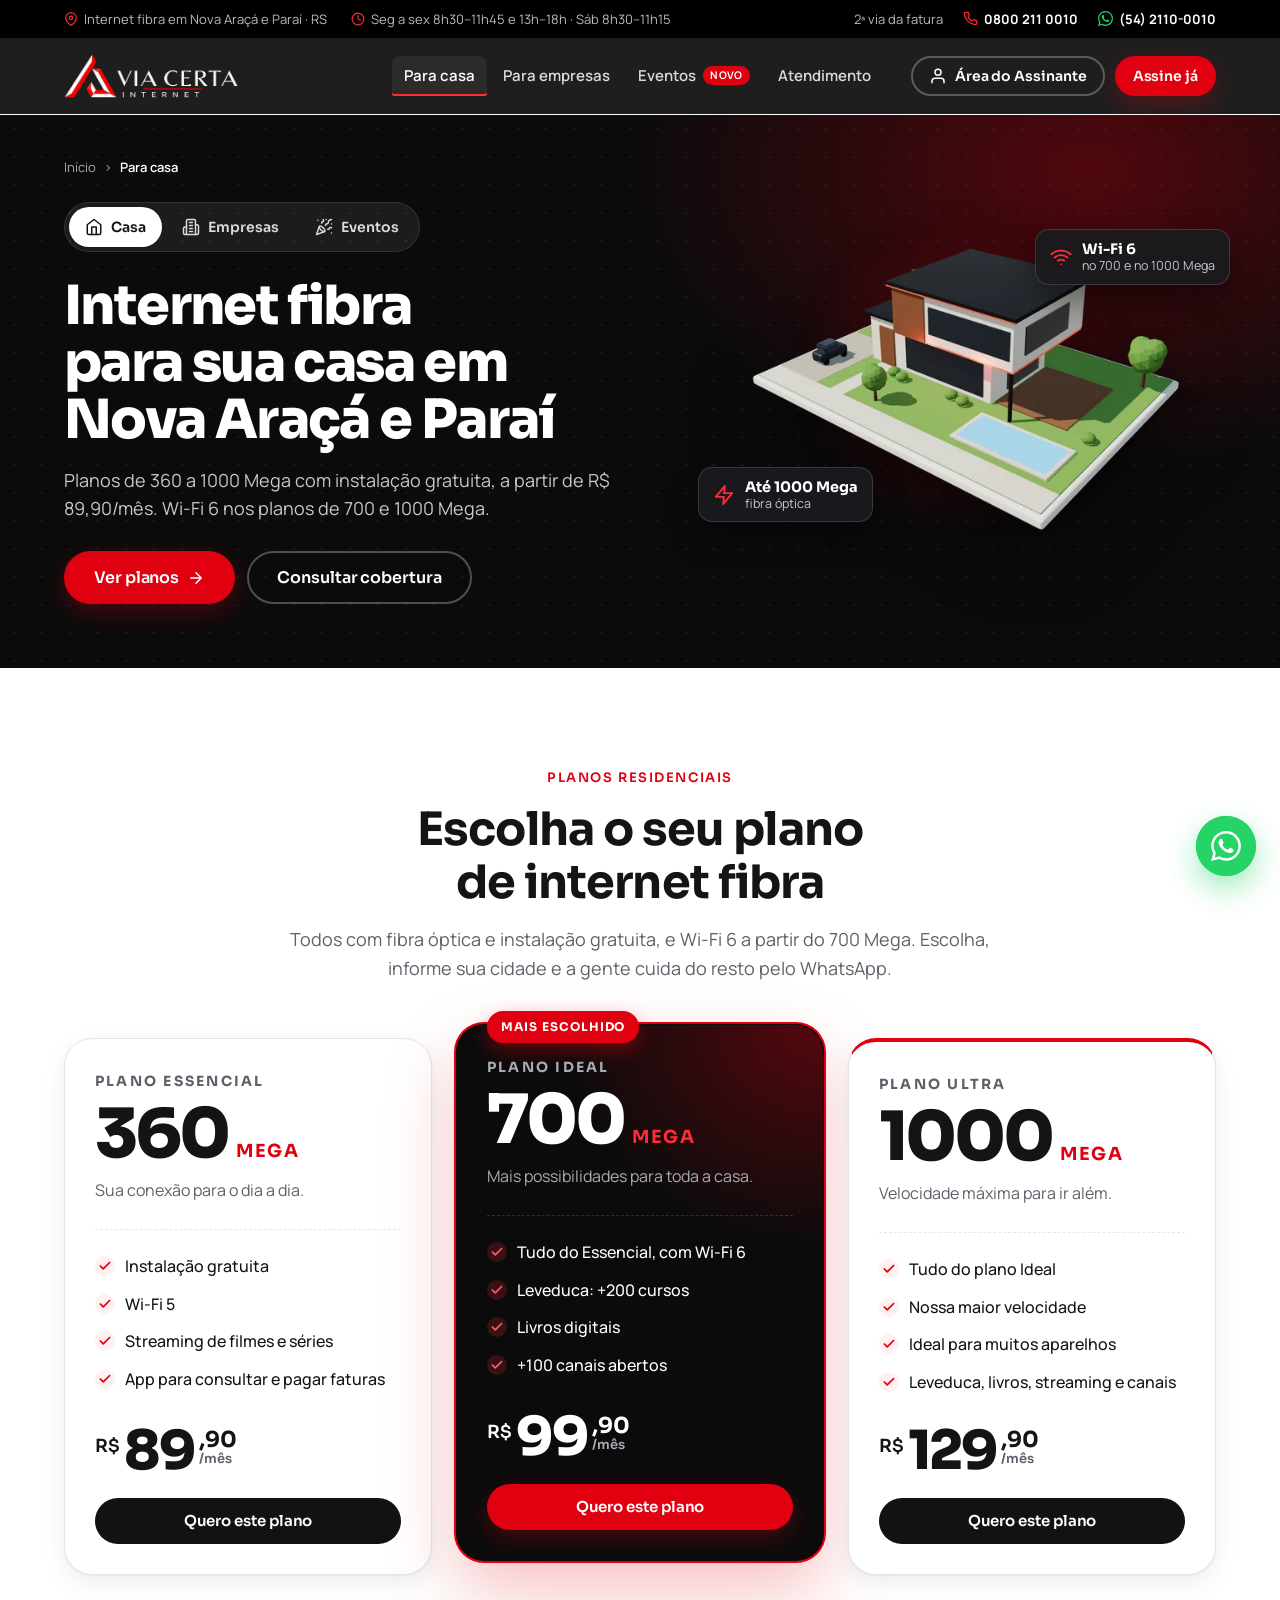
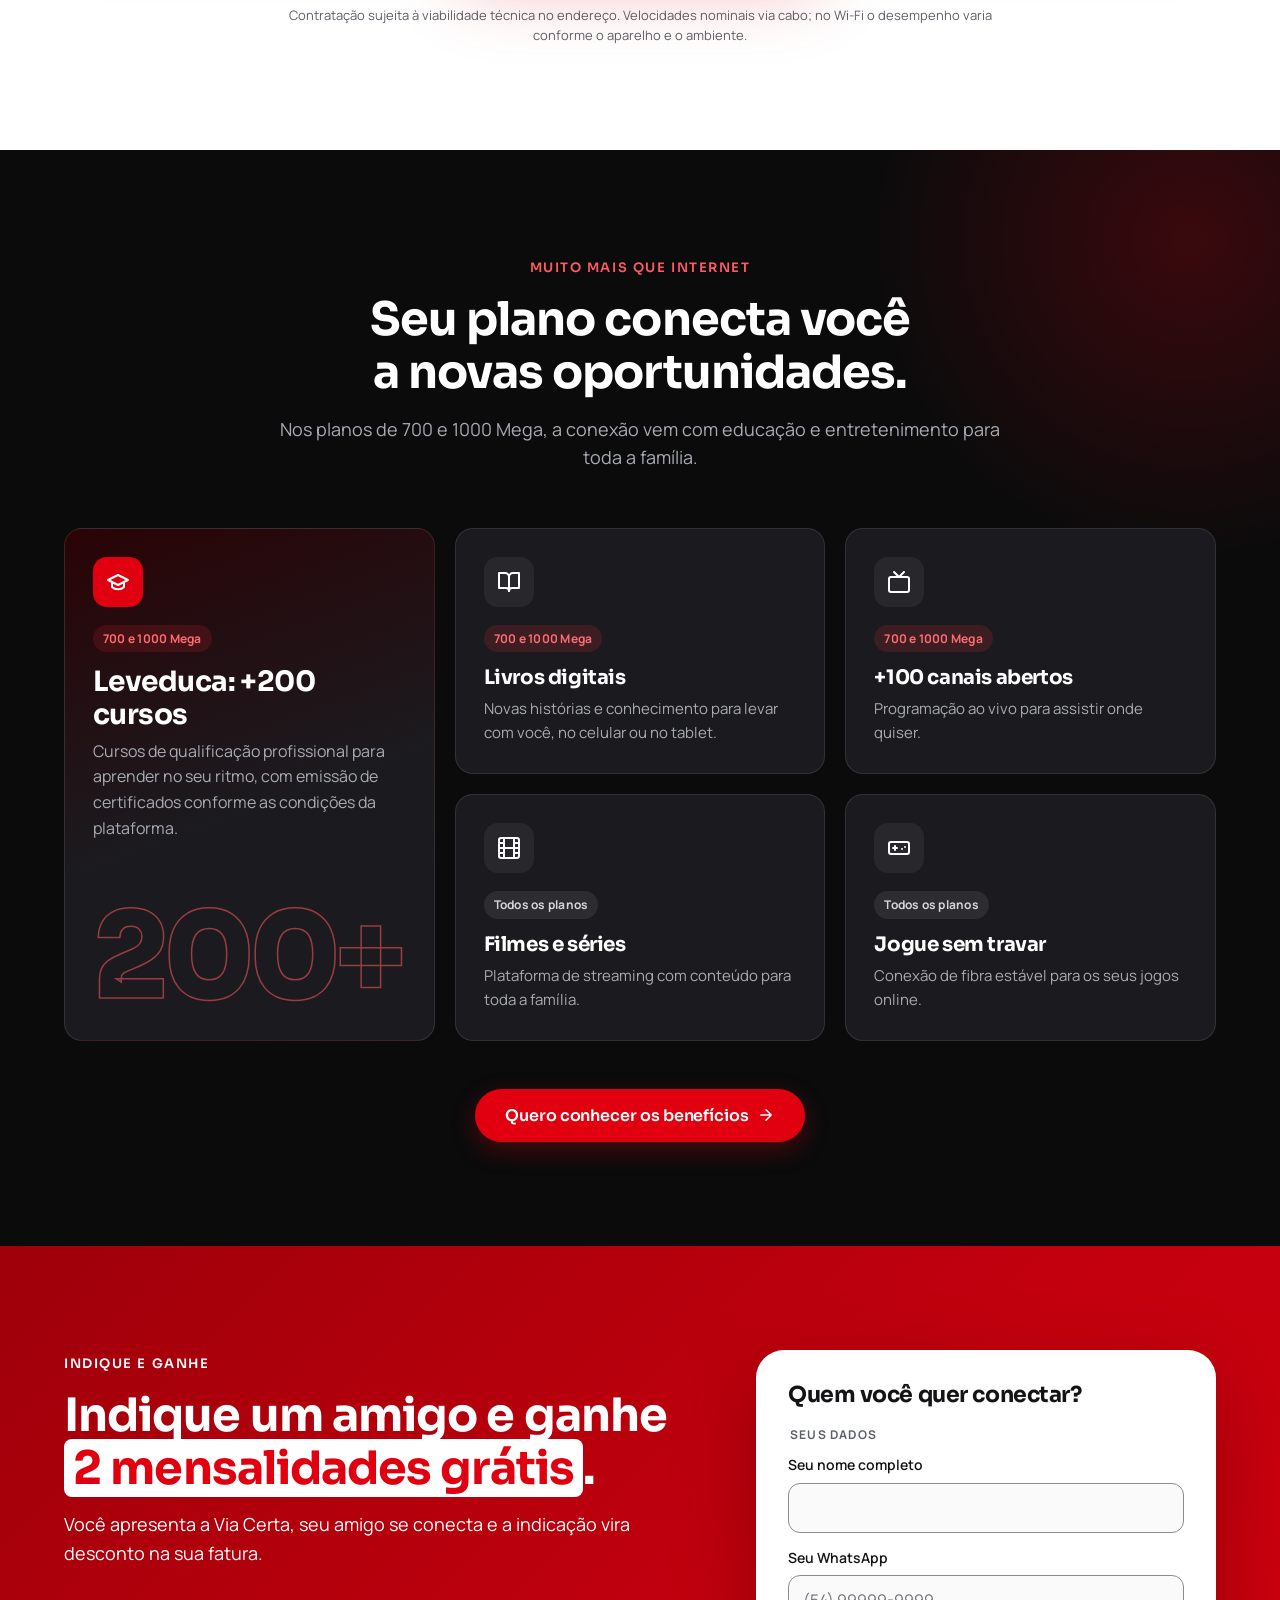
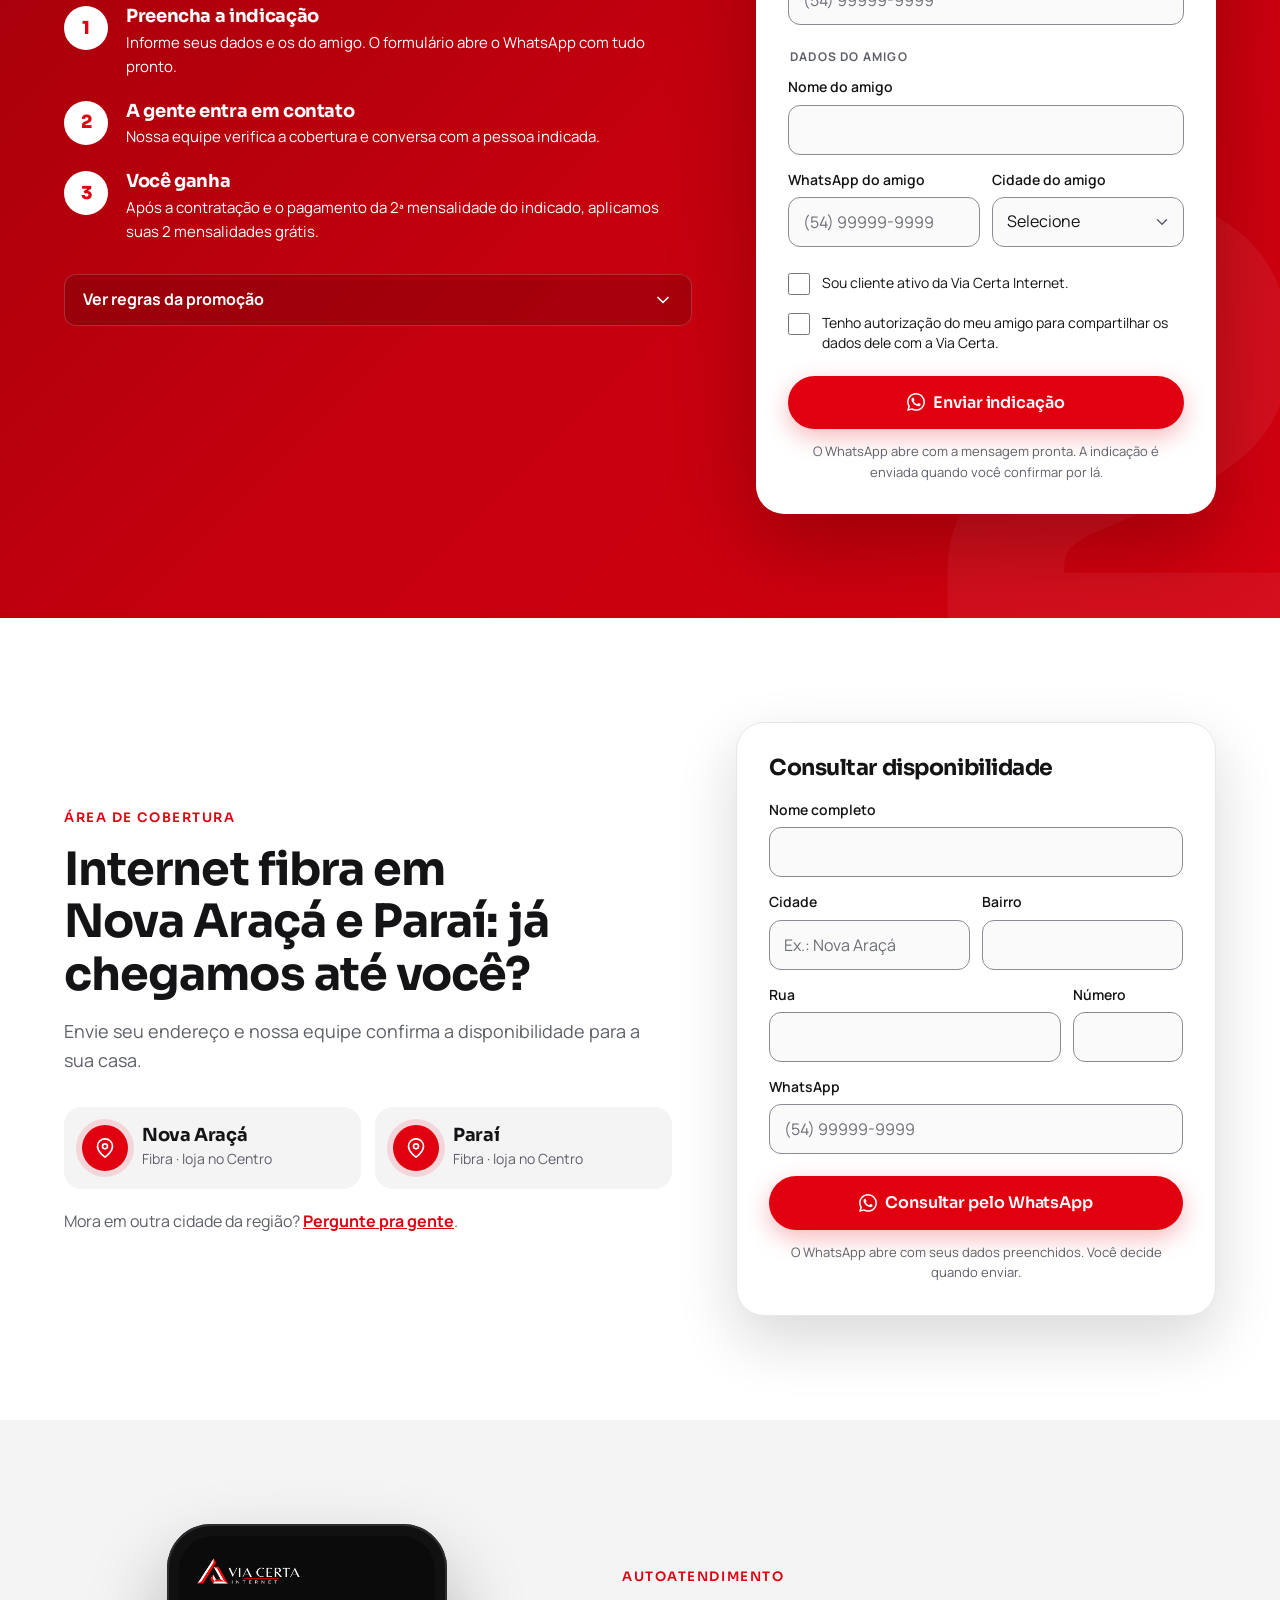
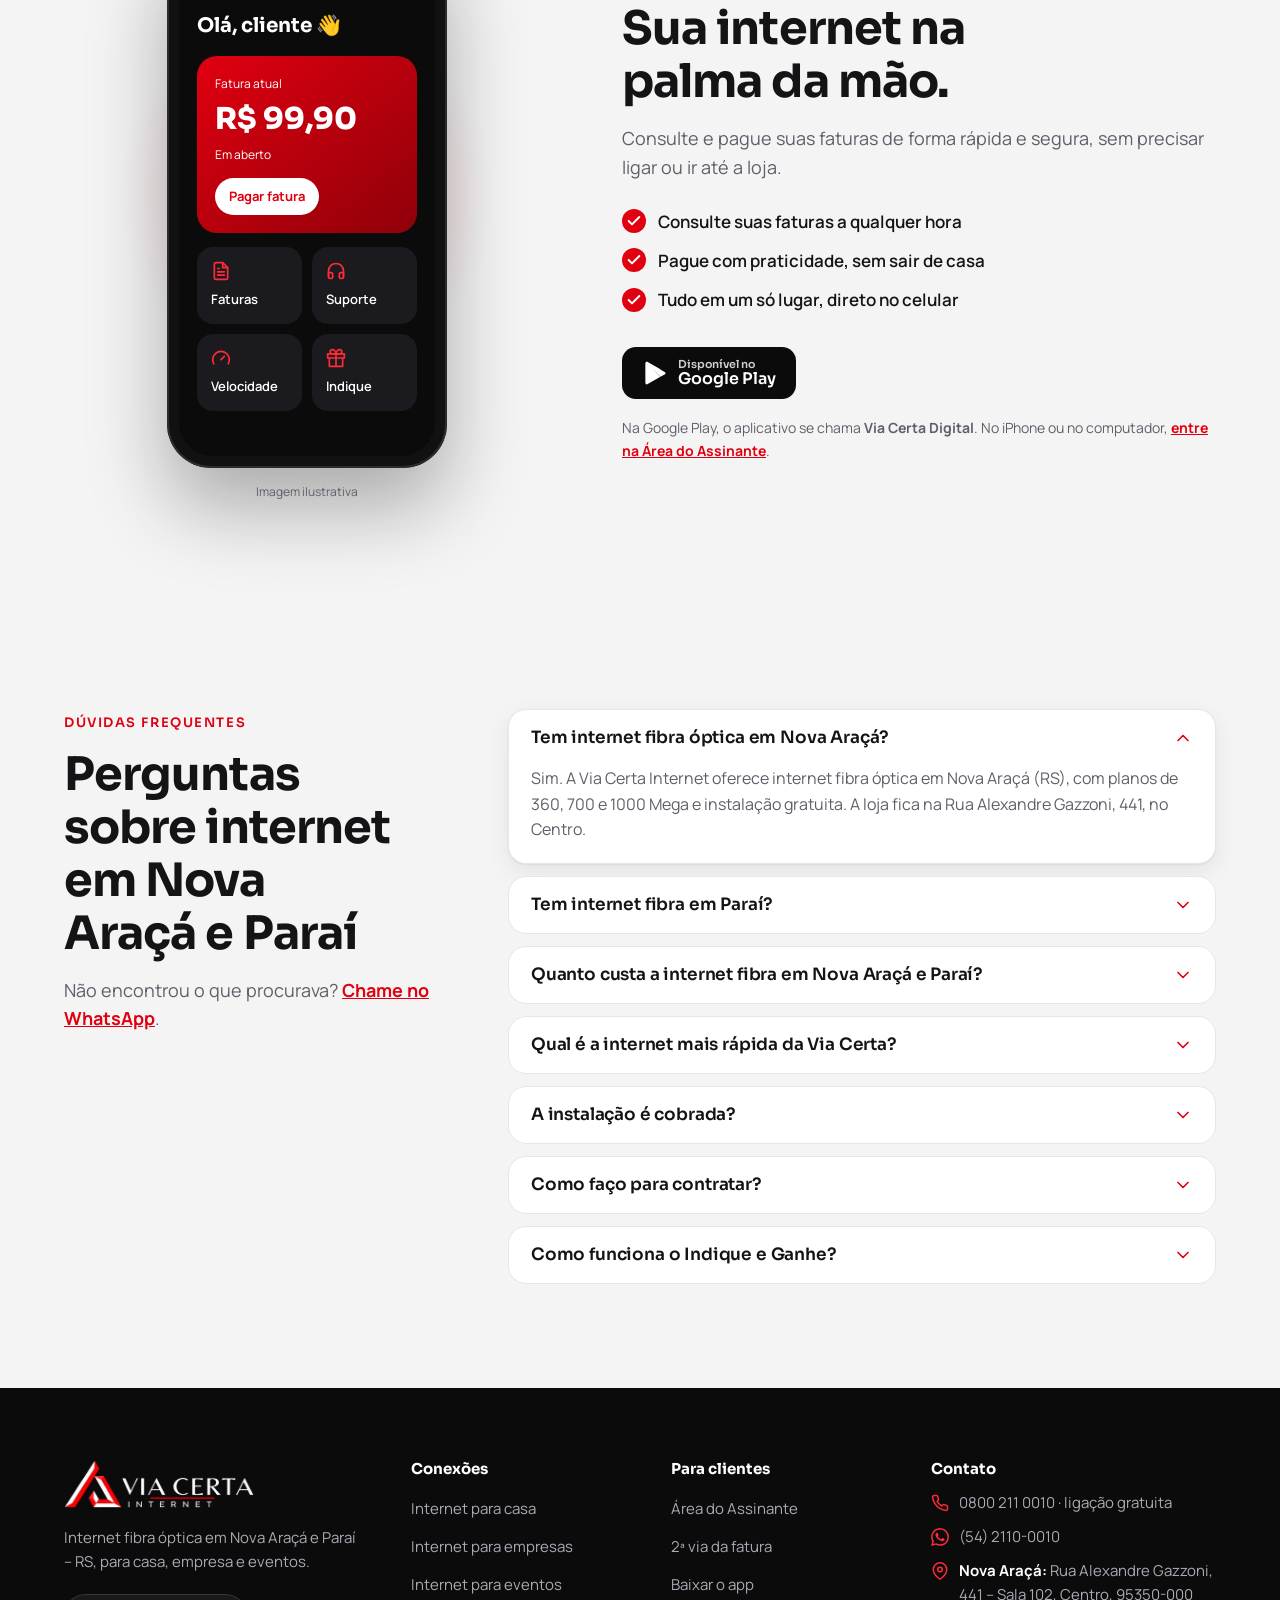
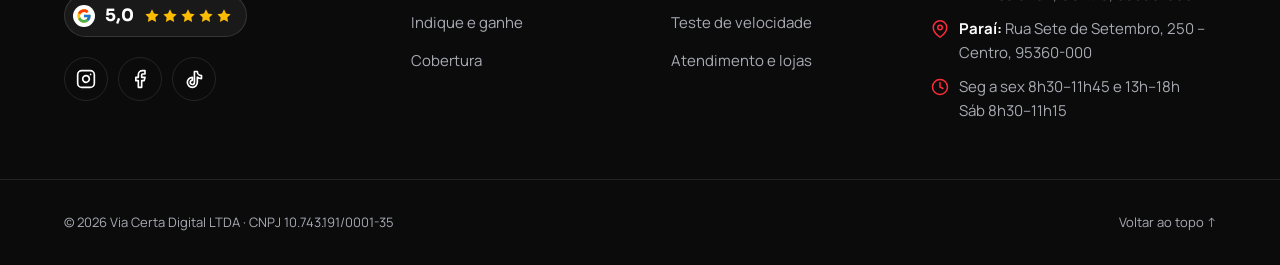
<file: residencial.html>
<!doctype html>
<html lang="pt-BR">
<head>
  <meta charset="utf-8">
  <meta name="viewport" content="width=device-width, initial-scale=1, viewport-fit=cover">
  <title>Planos de internet fibra em Nova Araçá e Paraí | Via Certa</title>
  <meta name="description" content="Internet fibra para casa em Nova Araçá e Paraí (RS): 360 Mega por R$ 89,90, 700 Mega por R$ 99,90 e 1000 Mega por R$ 129,90/mês, com instalação grátis.">
  <meta name="robots" content="index, follow, max-image-preview:large, max-snippet:-1">
  <!-- Quando o domínio estiver definido, adicione: <link rel="canonical" href="https://SEU-DOMINIO.com.br/ESTA-PAGINA"> -->
  <meta name="theme-color" content="#0b0b0c">
  <meta name="geo.region" content="BR-RS">
  <meta name="geo.placename" content="Nova Araçá">
  <meta name="geo.position" content="-28.6588;-51.7441">
  <meta name="ICBM" content="-28.6588, -51.7441">

  <meta property="og:type" content="website">
  <meta property="og:locale" content="pt_BR">
  <meta property="og:site_name" content="Via Certa Internet">
  <meta property="og:title" content="Planos de internet fibra em Nova Araçá e Paraí | Via Certa">
  <meta property="og:description" content="Internet fibra para casa em Nova Araçá e Paraí (RS): 360 Mega por R$ 89,90, 700 Mega por R$ 99,90 e 1000 Mega por R$ 129,90/mês, com instalação grátis.">
  <meta property="og:image" content="assets/img/og-image.jpg">
  <meta property="og:image:width" content="1200">
  <meta property="og:image:height" content="630">
  <meta name="twitter:card" content="summary_large_image">

  <link rel="icon" type="image/png" href="assets/img/favicon.png">
  <link rel="apple-touch-icon" href="assets/img/apple-touch-icon.png">
  <link rel="manifest" href="site.webmanifest">

  <link rel="preload" href="assets/fonts/sora-latin.woff2" as="font" type="font/woff2" crossorigin>
  <link rel="preload" href="assets/fonts/manrope-latin.woff2" as="font" type="font/woff2" crossorigin>
  <link rel="stylesheet" href="assets/css/style.css">

  <script type="application/ld+json">
  {
    "@context": "https://schema.org",
    "@graph": [
      {
        "@type": "LocalBusiness",
        "@id": "./#empresa",
        "name": "Via Certa Internet",
        "telephone": "+55-800-211-0010",
        "address": {
          "@type": "PostalAddress",
          "streetAddress": "Rua Alexandre Gazzoni, 441, Sala 102",
          "addressLocality": "Nova Araçá",
          "addressRegion": "RS",
          "postalCode": "95350-000",
          "addressCountry": "BR"
        },
        "url": "./"
      },
      {
        "@type": "LocalBusiness",
        "@id": "./#loja-parai",
        "additionalType": "https://www.wikidata.org/wiki/Q11371",
        "name": "Via Certa Internet - Paraí",
        "parentOrganization": {
          "@id": "./#empresa"
        },
        "telephone": "+55-800-211-0010",
        "address": {
          "@type": "PostalAddress",
          "streetAddress": "Rua Sete de Setembro, 250",
          "addressLocality": "Paraí",
          "addressRegion": "RS",
          "postalCode": "95360-000",
          "addressCountry": "BR"
        },
        "geo": {
          "@type": "GeoCoordinates",
          "latitude": -28.5976865,
          "longitude": -51.7862298
        },
        "areaServed": {
          "@type": "City",
          "name": "Paraí",
          "sameAs": [
            "https://www.wikidata.org/wiki/Q1757405",
            "https://pt.wikipedia.org/wiki/Para%C3%AD"
          ]
        },
        "openingHoursSpecification": [
          {
            "@type": "OpeningHoursSpecification",
            "dayOfWeek": [
              "Monday",
              "Tuesday",
              "Wednesday",
              "Thursday",
              "Friday"
            ],
            "opens": "08:30",
            "closes": "11:45"
          },
          {
            "@type": "OpeningHoursSpecification",
            "dayOfWeek": [
              "Monday",
              "Tuesday",
              "Wednesday",
              "Thursday",
              "Friday"
            ],
            "opens": "13:00",
            "closes": "18:00"
          },
          {
            "@type": "OpeningHoursSpecification",
            "dayOfWeek": "Saturday",
            "opens": "08:30",
            "closes": "11:15"
          }
        ],
        "image": "assets/img/og-image.jpg",
        "priceRange": "R$ 89,90 - R$ 129,90",
        "url": "atendimento.html#loja-parai"
      },
      {
        "@type": "BreadcrumbList",
        "itemListElement": [
          {
            "@type": "ListItem",
            "position": 1,
            "name": "Início",
            "item": "./"
          },
          {
            "@type": "ListItem",
            "position": 2,
            "name": "Internet para casa",
            "item": "residencial.html"
          }
        ]
      },
      {
        "@type": "Service",
        "@id": "residencial.html#servico",
        "name": "Internet fibra residencial em Nova Araçá e Paraí",
        "serviceType": "Internet banda larga por fibra óptica",
        "provider": {
          "@id": "./#empresa"
        },
        "areaServed": [
          {
            "@type": "City",
            "name": "Nova Araçá",
            "sameAs": [
              "https://www.wikidata.org/wiki/Q1757678",
              "https://pt.wikipedia.org/wiki/Nova_Ara%C3%A7%C3%A1"
            ]
          },
          {
            "@type": "City",
            "name": "Paraí",
            "sameAs": [
              "https://www.wikidata.org/wiki/Q1757405",
              "https://pt.wikipedia.org/wiki/Para%C3%AD"
            ]
          }
        ],
        "hasOfferCatalog": {
          "@type": "OfferCatalog",
          "name": "Planos de internet fibra residencial",
          "itemListElement": [
            {
              "@type": "Offer",
              "name": "Plano Essencial 360 Mega",
              "price": "89.90",
              "priceCurrency": "BRL",
              "priceSpecification": {
                "@type": "UnitPriceSpecification",
                "price": "89.90",
                "priceCurrency": "BRL",
                "unitText": "mês",
                "referenceQuantity": {
                  "@type": "QuantitativeValue",
                  "value": 1,
                  "unitCode": "MON"
                }
              },
              "availability": "https://schema.org/InStock",
              "seller": {
                "@id": "./#empresa"
              },
              "itemOffered": {
                "@type": "Service",
                "name": "Internet fibra 360 Mega"
              }
            },
            {
              "@type": "Offer",
              "name": "Plano Ideal 700 Mega",
              "price": "99.90",
              "priceCurrency": "BRL",
              "priceSpecification": {
                "@type": "UnitPriceSpecification",
                "price": "99.90",
                "priceCurrency": "BRL",
                "unitText": "mês",
                "referenceQuantity": {
                  "@type": "QuantitativeValue",
                  "value": 1,
                  "unitCode": "MON"
                }
              },
              "availability": "https://schema.org/InStock",
              "seller": {
                "@id": "./#empresa"
              },
              "itemOffered": {
                "@type": "Service",
                "name": "Internet fibra 700 Mega"
              }
            },
            {
              "@type": "Offer",
              "name": "Plano Ultra 1000 Mega",
              "price": "129.90",
              "priceCurrency": "BRL",
              "priceSpecification": {
                "@type": "UnitPriceSpecification",
                "price": "129.90",
                "priceCurrency": "BRL",
                "unitText": "mês",
                "referenceQuantity": {
                  "@type": "QuantitativeValue",
                  "value": 1,
                  "unitCode": "MON"
                }
              },
              "availability": "https://schema.org/InStock",
              "seller": {
                "@id": "./#empresa"
              },
              "itemOffered": {
                "@type": "Service",
                "name": "Internet fibra 1000 Mega"
              }
            }
          ]
        }
      },
      {
        "@type": "FAQPage",
        "@id": "residencial.html#duvidas",
        "inLanguage": "pt-BR",
        "mainEntity": [
          {
            "@type": "Question",
            "name": "Tem internet fibra óptica em Nova Araçá?",
            "acceptedAnswer": {
              "@type": "Answer",
              "text": "Sim. A Via Certa Internet oferece internet fibra óptica em Nova Araçá (RS), com planos de 360, 700 e 1000 Mega e instalação gratuita. A loja fica na Rua Alexandre Gazzoni, 441, no Centro."
            }
          },
          {
            "@type": "Question",
            "name": "Tem internet fibra em Paraí?",
            "acceptedAnswer": {
              "@type": "Answer",
              "text": "Sim. A Via Certa também leva internet fibra óptica para Paraí (RS), com os mesmos planos de até 1000 Mega, e tem loja na Rua Sete de Setembro, 250, no Centro. A disponibilidade no seu endereço é confirmada pelo WhatsApp (54) 2110-0010."
            }
          },
          {
            "@type": "Question",
            "name": "Quanto custa a internet fibra em Nova Araçá e Paraí?",
            "acceptedAnswer": {
              "@type": "Answer",
              "text": "Os planos da Via Certa custam R$ 89,90 por mês (360 Mega), R$ 99,90 por mês (700 Mega) e R$ 129,90 por mês (1000 Mega). Todos têm instalação gratuita, e os de 700 e 1000 Mega vêm com Wi-Fi 6."
            }
          },
          {
            "@type": "Question",
            "name": "Qual é a internet mais rápida da Via Certa?",
            "acceptedAnswer": {
              "@type": "Answer",
              "text": "O plano Ultra, de 1000 Mega, por R$ 129,90 por mês. Ele inclui os cursos da Leveduca, livros digitais, streaming e mais de 100 canais abertos."
            }
          },
          {
            "@type": "Question",
            "name": "A instalação é cobrada?",
            "acceptedAnswer": {
              "@type": "Answer",
              "text": "Não. A instalação é gratuita nos planos residenciais, sujeita à viabilidade técnica do endereço."
            }
          },
          {
            "@type": "Question",
            "name": "Como faço para contratar?",
            "acceptedAnswer": {
              "@type": "Answer",
              "text": "Escolha um plano, toque em “Quero este plano” e informe sua cidade. O WhatsApp abre com a mensagem pronta, nossa equipe confirma a cobertura no seu endereço e agenda a instalação."
            }
          },
          {
            "@type": "Question",
            "name": "Como funciona o Indique e Ganhe?",
            "acceptedAnswer": {
              "@type": "Answer",
              "text": "Clientes ativos indicam amigos pelo formulário do site. Quando o amigo contrata e paga a 2ª mensalidade, quem indicou ganha 2 mensalidades grátis."
            }
          }
        ]
      }
    ]
  }
  </script>

  <script src="assets/js/config.js" defer></script>
  <script src="assets/js/main.js" defer></script>
</head>
<body>

  <!-- Ícones (usados com <use href="#i-nome">) -->
  <svg width="0" height="0" style="position:absolute" aria-hidden="true" focusable="false">
  <defs>
    <symbol id="i-wifi" viewBox="0 0 24 24"><path d="M5 12.55a11 11 0 0 1 14.08 0"/><path d="M1.42 9a16 16 0 0 1 21.16 0"/><path d="M8.53 16.11a6 6 0 0 1 6.95 0"/><path d="M12 20h.01"/></symbol>
    <symbol id="i-receipt" viewBox="0 0 24 24"><path d="M14 2H6a2 2 0 0 0-2 2v16a2 2 0 0 0 2 2h12a2 2 0 0 0 2-2V8z"/><path d="M14 2v6h6"/><path d="M16 13H8"/><path d="M16 17H8"/><path d="M10 9H8"/></symbol>
    <symbol id="i-user" viewBox="0 0 24 24"><path d="M20 21v-2a4 4 0 0 0-4-4H8a4 4 0 0 0-4 4v2"/><circle cx="12" cy="7" r="4"/></symbol>
    <symbol id="i-users" viewBox="0 0 24 24"><path d="M17 21v-2a4 4 0 0 0-4-4H5a4 4 0 0 0-4 4v2"/><circle cx="9" cy="7" r="4"/><path d="M23 21v-2a4 4 0 0 0-3-3.87M16 3.13a4 4 0 0 1 0 7.75"/></symbol>
    <symbol id="i-headset" viewBox="0 0 24 24"><path d="M3 18v-6a9 9 0 0 1 18 0v6"/><path d="M21 19a2 2 0 0 1-2 2h-1a2 2 0 0 1-2-2v-3a2 2 0 0 1 2-2h3zM3 19a2 2 0 0 0 2 2h1a2 2 0 0 0 2-2v-3a2 2 0 0 0-2-2H3z"/></symbol>
    <symbol id="i-gauge" viewBox="0 0 24 24"><path d="m12 14 4-4"/><path d="M3.34 19a10 10 0 1 1 17.32 0"/></symbol>
    <symbol id="i-pin" viewBox="0 0 24 24"><path d="M21 10c0 7-9 13-9 13s-9-6-9-13a9 9 0 0 1 18 0z"/><circle cx="12" cy="10" r="3"/></symbol>
    <symbol id="i-gift" viewBox="0 0 24 24"><path d="M20 12v10H4V12"/><path d="M2 7h20v5H2z"/><path d="M12 22V7"/><path d="M12 7H7.5a2.5 2.5 0 0 1 0-5C11 2 12 7 12 7z"/><path d="M12 7h4.5a2.5 2.5 0 0 0 0-5C13 2 12 7 12 7z"/></symbol>
    <symbol id="i-check" viewBox="0 0 24 24"><path d="M20 6 9 17l-5-5"/></symbol>
    <symbol id="i-star" viewBox="0 0 24 24"><path fill="currentColor" stroke="none" d="m12 2 3.09 6.26L22 9.27l-5 4.87 1.18 6.88L12 17.77l-6.18 3.25L7 14.14 2 9.27l6.91-1.01z"/></symbol>
    <symbol id="i-tv" viewBox="0 0 24 24"><rect x="2" y="7" width="20" height="15" rx="2"/><path d="m17 2-5 5-5-5"/></symbol>
    <symbol id="i-film" viewBox="0 0 24 24"><rect x="2" y="2" width="20" height="20" rx="2.18"/><path d="M7 2v20M17 2v20M2 12h20M2 7h5M2 17h5M17 17h5M17 7h5"/></symbol>
    <symbol id="i-book" viewBox="0 0 24 24"><path d="M2 3h6a4 4 0 0 1 4 4v14a3 3 0 0 0-3-3H2z"/><path d="M22 3h-6a4 4 0 0 0-4 4v14a3 3 0 0 1 3-3h7z"/></symbol>
    <symbol id="i-cap" viewBox="0 0 24 24"><path d="M22 10 12 5 2 10l10 5 10-5z"/><path d="M6 12v5c3 3 9 3 12 0v-5"/></symbol>
    <symbol id="i-game" viewBox="0 0 24 24"><path d="M6 12h4M8 10v4M15 13h.01M18 11h.01"/><rect x="2" y="6" width="20" height="12" rx="2"/></symbol>
    <symbol id="i-phone" viewBox="0 0 24 24"><path d="M22 16.92v3a2 2 0 0 1-2.18 2 19.79 19.79 0 0 1-8.63-3.07 19.5 19.5 0 0 1-6-6 19.79 19.79 0 0 1-3.07-8.67A2 2 0 0 1 4.11 2h3a2 2 0 0 1 2 1.72c.13.96.36 1.9.7 2.81a2 2 0 0 1-.45 2.11L8.09 9.91a16 16 0 0 0 6 6l1.27-1.27a2 2 0 0 1 2.11-.45c.91.34 1.85.57 2.81.7A2 2 0 0 1 22 16.92z"/></symbol>
    <symbol id="i-clock" viewBox="0 0 24 24"><circle cx="12" cy="12" r="10"/><path d="M12 6v6l4 2"/></symbol>
    <symbol id="i-arrow" viewBox="0 0 24 24"><path d="M5 12h14M12 5l7 7-7 7"/></symbol>
    <symbol id="i-left" viewBox="0 0 24 24"><path d="m15 18-6-6 6-6"/></symbol>
    <symbol id="i-right" viewBox="0 0 24 24"><path d="m9 18 6-6-6-6"/></symbol>
    <symbol id="i-down" viewBox="0 0 24 24"><path d="m6 9 6 6 6-6"/></symbol>
    <symbol id="i-menu" viewBox="0 0 24 24"><path d="M3 6h18M3 12h18M3 18h18"/></symbol>
    <symbol id="i-x" viewBox="0 0 24 24"><path d="M18 6 6 18M6 6l12 12"/></symbol>
    <symbol id="i-home" viewBox="0 0 24 24"><path d="m3 9 9-7 9 7v11a2 2 0 0 1-2 2H5a2 2 0 0 1-2-2z"/><path d="M9 22V12h6v10"/></symbol>
    <symbol id="i-building" viewBox="0 0 24 24"><path d="M6 22V4a2 2 0 0 1 2-2h8a2 2 0 0 1 2 2v18z"/><path d="M6 12H4a2 2 0 0 0-2 2v6a2 2 0 0 0 2 2h2"/><path d="M18 9h2a2 2 0 0 1 2 2v9a2 2 0 0 1-2 2h-2"/><path d="M10 6h4M10 10h4M10 14h4M10 18h4"/></symbol>
    <symbol id="i-party" viewBox="0 0 24 24"><path d="M5.8 11.3 2 22l10.7-3.79"/><path d="M4 3h.01M22 8h.01M15 2h.01M22 20h.01"/><path d="m22 2-2.24.75a2.9 2.9 0 0 0-1.96 3.12c.1.86-.57 1.63-1.45 1.63h-.38c-.86 0-1.6.6-1.76 1.44L14 10"/><path d="m22 13-.82-.33c-.86-.34-1.82.2-1.98 1.11-.11.7-.72 1.22-1.43 1.22H17"/><path d="m11 2 .33.82c.34.86-.2 1.82-1.11 1.98C9.52 4.9 9 5.52 9 6.23V7"/><path d="M11 13c1.93 1.93 2.83 4.17 2 5-.83.83-3.07-.07-5-2-1.93-1.93-2.83-4.17-2-5 .83-.83 3.07.07 5 2z"/></symbol>
    <symbol id="i-briefcase" viewBox="0 0 24 24"><rect x="2" y="7" width="20" height="14" rx="2"/><path d="M16 21V5a2 2 0 0 0-2-2h-4a2 2 0 0 0-2 2v16"/></symbol>
    <symbol id="i-store" viewBox="0 0 24 24"><path d="M3 9 4.5 4h15L21 9"/><path d="M4 9v11h16V9"/><path d="M3 9h18"/><path d="M9 20v-6h6v6"/></symbol>
    <symbol id="i-laptop" viewBox="0 0 24 24"><rect x="3" y="4" width="18" height="12" rx="2"/><path d="M2 20h20"/></symbol>
    <symbol id="i-factory" viewBox="0 0 24 24"><path d="M2 20V9l6 4V9l6 4V4h8v16z"/><path d="M6 17h.01M10 17h.01M14 17h.01M18 17h.01"/></symbol>
    <symbol id="i-card" viewBox="0 0 24 24"><rect x="2" y="5" width="20" height="14" rx="2"/><path d="M2 10h20M6 15h4"/></symbol>
    <symbol id="i-video" viewBox="0 0 24 24"><path d="m22 8-6 4 6 4z"/><rect x="2" y="6" width="14" height="12" rx="2"/></symbol>
    <symbol id="i-signal" viewBox="0 0 24 24"><path d="M2 20h.01M7 20v-4M12 20v-8M17 20V8M22 4v16"/></symbol>
    <symbol id="i-activity" viewBox="0 0 24 24"><path d="M22 12h-4l-3 9L9 3l-3 9H2"/></symbol>
    <symbol id="i-clipboard" viewBox="0 0 24 24"><rect x="8" y="2" width="8" height="4" rx="1"/><path d="M16 4h2a2 2 0 0 1 2 2v14a2 2 0 0 1-2 2H6a2 2 0 0 1-2-2V6a2 2 0 0 1 2-2h2"/><path d="m9 14 2 2 4-4"/></symbol>
    <symbol id="i-wrench" viewBox="0 0 24 24"><path d="M14.7 6.3a1 1 0 0 0 0 1.4l1.6 1.6a1 1 0 0 0 1.4 0l3.77-3.77a6 6 0 0 1-7.94 7.94l-6.91 6.91a2.12 2.12 0 0 1-3-3l6.91-6.91a6 6 0 0 1 7.94-7.94l-3.76 3.76z"/></symbol>
    <symbol id="i-shield" viewBox="0 0 24 24"><path d="M12 22s8-4 8-10V5l-8-3-8 3v7c0 6 8 10 8 10z"/><path d="m9 12 2 2 4-4"/></symbol>
    <symbol id="i-calendar" viewBox="0 0 24 24"><rect x="3" y="4" width="18" height="18" rx="2"/><path d="M16 2v4M8 2v4M3 10h18"/></symbol>
    <symbol id="i-heart" viewBox="0 0 24 24"><path d="M19 14c1.49-1.46 3-3.21 3-5.5A5.5 5.5 0 0 0 16.5 3c-1.76 0-3 .5-4.5 2-1.5-1.5-2.74-2-4.5-2A5.5 5.5 0 0 0 2 8.5c0 2.3 1.5 4.05 3 5.5l7 7z"/></symbol>
    <symbol id="i-trophy" viewBox="0 0 24 24"><path d="M6 9H4.5a2.5 2.5 0 0 1 0-5H6"/><path d="M18 9h1.5a2.5 2.5 0 0 0 0-5H18"/><path d="M4 22h16"/><path d="M10 14.66V17c0 .55-.47.98-.97 1.21C7.85 18.75 7 20.24 7 22"/><path d="M14 14.66V17c0 .55.47.98.97 1.21C16.15 18.75 17 20.24 17 22"/><path d="M18 2H6v7a6 6 0 0 0 12 0z"/></symbol>
    <symbol id="i-music" viewBox="0 0 24 24"><path d="M9 18V5l12-2v13"/><circle cx="6" cy="18" r="3"/><circle cx="18" cy="16" r="3"/></symbol>
    <symbol id="i-mic" viewBox="0 0 24 24"><path d="M12 2a3 3 0 0 0-3 3v7a3 3 0 0 0 6 0V5a3 3 0 0 0-3-3z"/><path d="M19 10v2a7 7 0 0 1-14 0v-2"/><path d="M12 19v3"/></symbol>
    <symbol id="i-mobile" viewBox="0 0 24 24"><rect x="5" y="2" width="14" height="20" rx="2"/><path d="M12 18h.01"/></symbol>
    <symbol id="i-zap" viewBox="0 0 24 24"><path d="M13 2 3 14h9l-1 8 10-12h-9z"/></symbol>
    <symbol id="i-wallet" viewBox="0 0 24 24"><path d="M21 12V7H5a2 2 0 0 1 0-4h14v4"/><path d="M3 5v14a2 2 0 0 0 2 2h16v-5"/><path d="M18 12a2 2 0 0 0 0 4h4v-4z"/></symbol>
    <symbol id="i-bag" viewBox="0 0 24 24"><path d="M6 2 3 6v14a2 2 0 0 0 2 2h14a2 2 0 0 0 2-2V6l-3-4z"/><path d="M3 6h18"/><path d="M16 10a4 4 0 0 1-8 0"/></symbol>
    <symbol id="i-external" viewBox="0 0 24 24"><path d="M18 13v6a2 2 0 0 1-2 2H5a2 2 0 0 1-2-2V8a2 2 0 0 1 2-2h6"/><path d="M15 3h6v6M10 14 21 3"/></symbol>
    <symbol id="i-whatsapp" viewBox="0 0 24 24"><path fill="currentColor" stroke="none" d="M17.47 14.38c-.3-.15-1.76-.87-2.03-.97-.27-.1-.47-.15-.67.15-.2.3-.77.97-.94 1.16-.17.2-.35.22-.64.08-.3-.15-1.26-.47-2.39-1.48-.88-.79-1.48-1.76-1.65-2.06-.17-.3-.02-.46.13-.6.13-.14.3-.35.45-.52.15-.18.2-.3.3-.5.1-.2.05-.37-.03-.52-.07-.15-.67-1.61-.91-2.2-.24-.58-.49-.5-.67-.51h-.57c-.2 0-.52.07-.79.37-.27.3-1.04 1.02-1.04 2.48s1.06 2.88 1.21 3.07c.15.2 2.1 3.2 5.08 4.49.71.31 1.26.49 1.7.63.71.22 1.36.19 1.87.12.57-.09 1.76-.72 2-1.41.25-.7.25-1.29.18-1.41-.08-.13-.28-.2-.57-.35zM12.05 21.79h-.01a9.87 9.87 0 0 1-5.03-1.38l-.36-.21-3.74.98 1-3.65-.24-.37a9.86 9.86 0 0 1-1.51-5.26c0-5.45 4.44-9.88 9.89-9.88 2.64 0 5.12 1.03 6.99 2.9a9.83 9.83 0 0 1 2.89 6.99c0 5.45-4.44 9.88-9.88 9.88zm8.41-18.3A11.82 11.82 0 0 0 12.05 0C5.5 0 .16 5.34.16 11.89c0 2.1.55 4.14 1.59 5.95L.06 24l6.3-1.65a11.88 11.88 0 0 0 5.68 1.45h.01c6.55 0 11.89-5.34 11.89-11.89a11.82 11.82 0 0 0-3.48-8.41z"/></symbol>
    <symbol id="i-instagram" viewBox="0 0 24 24"><rect x="2" y="2" width="20" height="20" rx="5"/><path d="M16 11.37A4 4 0 1 1 12.63 8 4 4 0 0 1 16 11.37zM17.5 6.5h.01"/></symbol>
    <symbol id="i-facebook" viewBox="0 0 24 24"><path d="M18 2h-3a5 5 0 0 0-5 5v3H7v4h3v8h4v-8h3l1-4h-4V7a1 1 0 0 1 1-1h3z"/></symbol>
    <symbol id="i-tiktok" viewBox="0 0 24 24"><path d="M16 3a5 5 0 0 0 5 5v3.5a8.5 8.5 0 0 1-5-1.6V16a6 6 0 1 1-6-6v3.6A2.5 2.5 0 1 0 12.5 16V3z"/></symbol>
    <symbol id="i-play" viewBox="0 0 24 24"><path fill="currentColor" stroke="none" d="M3.6 1.8c-.3.3-.5.8-.5 1.4v17.6c0 .6.2 1.1.5 1.4l.1.1 9.9-9.9v-.2L3.7 1.7zM16.9 15.6l-3.3-3.3v-.2l3.3-3.3.1.04 3.9 2.2c1.1.6 1.1 1.7 0 2.3l-3.9 2.2zM17 15.5 13.6 12 3.6 22.2c.4.4 1 .4 1.7.05L17 15.5M17 8.5 5.3 1.8c-.7-.4-1.3-.3-1.7.1L13.6 12z"/></symbol>
    <symbol id="i-apple" viewBox="0 0 24 24"><path fill="currentColor" stroke="none" d="M16.37 12.6c-.02-2.34 1.91-3.47 2-3.52-1.09-1.6-2.79-1.82-3.39-1.84-1.44-.15-2.82.85-3.55.85-.73 0-1.86-.83-3.06-.81-1.57.02-3.02.92-3.83 2.33-1.64 2.84-.42 7.04 1.17 9.35.78 1.13 1.71 2.39 2.93 2.35 1.18-.05 1.62-.76 3.04-.76 1.42 0 1.82.76 3.06.73 1.27-.02 2.07-1.15 2.84-2.29.9-1.31 1.27-2.58 1.29-2.65-.03-.01-2.47-.95-2.5-3.76zM14.04 5.72c.65-.79 1.09-1.88.97-2.97-.94.04-2.07.62-2.74 1.41-.6.7-1.13 1.81-.99 2.88 1.05.08 2.12-.53 2.76-1.32z"/></symbol>
    <symbol id="i-google" viewBox="0 0 48 48"><path fill="#FFC107" stroke="none" d="M43.61 20.08H42V20H24v8h11.3c-1.65 4.66-6.08 8-11.3 8-6.63 0-12-5.37-12-12s5.37-12 12-12c3.06 0 5.84 1.15 7.96 3.04l5.66-5.66C34.05 6.05 29.27 4 24 4 12.95 4 4 12.95 4 24s8.95 20 20 20 20-8.95 20-20c0-1.34-.14-2.65-.39-3.92z"/><path fill="#FF3D00" stroke="none" d="m6.31 14.69 6.57 4.82C14.66 15.11 18.96 12 24 12c3.06 0 5.84 1.15 7.96 3.04l5.66-5.66C34.05 6.05 29.27 4 24 4 16.32 4 9.66 8.34 6.31 14.69z"/><path fill="#4CAF50" stroke="none" d="M24 44c5.17 0 9.86-1.98 13.41-5.19l-6.19-5.24A11.91 11.91 0 0 1 24 36c-5.2 0-9.62-3.32-11.28-7.95l-6.52 5.03C9.5 39.56 16.23 44 24 44z"/><path fill="#1976D2" stroke="none" d="M43.61 20.08H42V20H24v8h11.3a12.04 12.04 0 0 1-4.09 5.57l6.19 5.24C36.97 39.2 44 34 44 24c0-1.34-.14-2.65-.39-3.92z"/></symbol>
  </defs>
  </svg>
  <a class="skip-link" href="#conteudo">Pular para o conteúdo</a>

  <!-- ===== CABEÇALHO (igual em todas as páginas) ===== -->
  <header class="site-header" id="topo">
    <div class="topbar">
      <div class="container topbar__inner">
        <p class="topbar__item"><svg class="i" aria-hidden="true"><use href="#i-pin"/></svg> Internet fibra em Nova Araçá e Paraí · RS</p>
        <p class="topbar__item topbar__hide-sm"><svg class="i" aria-hidden="true"><use href="#i-clock"/></svg> Seg a sex 8h30–11h45 e 13h–18h · Sáb 8h30–11h15</p>
        <div class="topbar__links">
          <a href="#" data-link="segundaVia">2ª via da fatura</a>
          <a href="tel:08002110010" class="topbar__tel"><svg class="i" aria-hidden="true"><use href="#i-phone"/></svg> 0800 211 0010</a>
          <a href="https://wa.me/555421100010" data-wa="Olá! Vim pelo site da Via Certa Internet e gostaria de atendimento. Sou de {cidade}." data-wa-ctx="geral" target="_blank" rel="noopener" class="topbar__wa"><svg class="i" aria-hidden="true"><use href="#i-whatsapp"/></svg> (54) 2110-0010</a>
        </div>
      </div>
    </div>

    <div class="navbar">
      <div class="container navbar__inner">
        <a href="./" class="brand" aria-label="Via Certa Internet - página inicial">
          <picture>
            <source type="image/webp" srcset="assets/img/logo-branco.webp">
            <img src="assets/img/logo-branco.png" alt="Via Certa Internet" width="400" height="101" fetchpriority="high">
          </picture>
        </a>

        <nav class="nav" id="menu" aria-label="Menu principal">
          <ul class="nav__list">
            <li><a href="residencial.html" aria-current="page">Para casa</a></li>
            <li><a href="empresas.html">Para empresas</a></li>
            <li><a href="eventos.html">Eventos <span class="nav__new">Novo</span></a></li>
            <li><a href="atendimento.html">Atendimento</a></li>
          </ul>
          <div class="nav__mobile-extra">
            <button type="button" class="btn btn--ghost-light btn--block" data-open-cliente><svg class="i" aria-hidden="true"><use href="#i-user"/></svg> Área do Assinante</button>
            <a href="https://wa.me/555421100010" data-wa="Olá! Vim pelo site da Via Certa Internet e gostaria de atendimento. Sou de {cidade}." data-wa-ctx="geral" target="_blank" rel="noopener" class="nav__mobile-wa"><svg class="i" aria-hidden="true"><use href="#i-whatsapp"/></svg> (54) 2110-0010</a>
            <a href="tel:08002110010" class="nav__mobile-wa nav__mobile-tel"><svg class="i" aria-hidden="true"><use href="#i-phone"/></svg> 0800 211 0010</a>
          </div>
        </nav>

        <div class="navbar__actions">
          <button type="button" class="btn btn--ghost-light btn--sm navbar__cliente" data-open-cliente><svg class="i" aria-hidden="true"><use href="#i-user"/></svg><span>Área do Assinante</span></button>
          <a href="residencial.html#planos" class="btn btn--red btn--sm navbar__cta">Assine já</a>
          <button type="button" class="nav-toggle" aria-expanded="false" aria-controls="menu" aria-label="Abrir menu">
            <svg class="i i--open" aria-hidden="true"><use href="#i-menu"/></svg>
            <svg class="i i--close" aria-hidden="true"><use href="#i-x"/></svg>
          </button>
        </div>
      </div>
    </div>
  </header>

  <main id="conteudo">
    <section class="page-hero page-hero--casa">
      <div class="page-hero__bg" aria-hidden="true"></div>
      <div class="container page-hero__inner">
        <div class="page-hero__copy">
          <nav class="crumbs" aria-label="Você está em"><a href="./">Início</a><span aria-hidden="true">›</span><span aria-current="page">Para casa</span></nav>
          <nav class="seg-tabs" aria-label="Tipos de conexão"><a href="residencial.html" aria-current="page"><svg class="i" aria-hidden="true"><use href="#i-home"/></svg><span>Casa</span></a><a href="empresas.html"><svg class="i" aria-hidden="true"><use href="#i-building"/></svg><span>Empresas</span></a><a href="eventos.html"><svg class="i" aria-hidden="true"><use href="#i-party"/></svg><span>Eventos</span></a></nav>
          <h1 class="page-hero__title">Internet fibra para sua casa em Nova Araçá e Paraí</h1>
          <p class="page-hero__lead">Planos de 360 a 1000 Mega com instalação gratuita, a partir de R$ 89,90/mês. Wi-Fi 6 nos planos de 700 e 1000 Mega.</p>
          <div class="page-hero__ctas"><a href="#planos" class="btn btn--red btn--lg">Ver planos <svg class="i" aria-hidden="true"><use href="#i-arrow"/></svg></a><a href="#cobertura" class="btn btn--ghost-light btn--lg">Consultar cobertura</a></div>
        </div>
        <div class="page-hero__art"><img src="assets/img/casa-3d.webp" srcset="assets/img/casa-3d-600.webp 600w, assets/img/casa-3d.webp 1200w" sizes="(max-width: 1080px) 560px, 520px" alt="Maquete 3D de casa moderna conectada à internet fibra da Via Certa" width="1200" height="800" fetchpriority="high"><div class="art-chip art-chip--a"><svg class="i" aria-hidden="true"><use href="#i-zap"/></svg><span><strong>Até 1000 Mega</strong>fibra óptica</span></div><div class="art-chip art-chip--b"><svg class="i" aria-hidden="true"><use href="#i-wifi"/></svg><span><strong>Wi-Fi 6</strong>no 700 e no 1000 Mega</span></div></div>
      </div>
    </section>

    <!-- ===== PLANOS ===== -->
    <section class="section plans" id="planos" aria-labelledby="planos-titulo">
      <div class="container">
        <header class="section-head">
          <p class="eyebrow">Planos residenciais</p>
          <h2 class="section-title" id="planos-titulo">Escolha o seu plano de internet fibra</h2>
          <p class="section-lead">Todos com fibra óptica e instalação gratuita, e Wi-Fi 6 a partir do 700 Mega. Escolha, informe sua cidade e a gente cuida do resto pelo WhatsApp.</p>
        </header>

        <div class="plan-switch" role="group" aria-label="Escolha a velocidade">
          <button type="button" data-plan-go="0" aria-pressed="false">360 Mega</button>
          <button type="button" data-plan-go="1" aria-pressed="true">700 Mega</button>
          <button type="button" data-plan-go="2" aria-pressed="false">1000 Mega</button>
        </div>

        <div class="plans__grid" data-plans>
          <article class="plan" id="plano-essencial">
            
            <header class="plan__head">
              <h3 class="plan__name">Plano Essencial</h3>
              <p class="plan__speed"><span class="plan__num">360</span><span class="plan__unit">Mega</span></p>
              <p class="plan__tagline">Sua conexão para o dia a dia.</p>
            </header>
            <ul class="plan__list"><li><svg class="i" aria-hidden="true"><use href="#i-check"/></svg>Instalação gratuita</li><li><svg class="i" aria-hidden="true"><use href="#i-check"/></svg>Wi-Fi 5</li><li><svg class="i" aria-hidden="true"><use href="#i-check"/></svg>Streaming de filmes e séries</li><li><svg class="i" aria-hidden="true"><use href="#i-check"/></svg>App para consultar e pagar faturas</li></ul>
            <div class="plan__foot">
              <p class="plan__price" aria-label="R$ 89,90 por mês"><span class="plan__currency">R$</span><span class="plan__value">89</span><span class="plan__cents">,90<small>/mês</small></span></p>
              <a href="https://wa.me/555421100010" data-wa="Olá! Quero contratar o plano ESSENCIAL 360 Mega por R$ 89,90/mês em {cidade}." data-wa-ctx="casa" target="_blank" rel="noopener" class="btn btn--dark btn--block">Quero este plano</a>
            </div>
          </article>
          <article class="plan plan--featured" id="plano-ideal">
            <span class="plan__badge">Mais escolhido</span>
            <header class="plan__head">
              <h3 class="plan__name">Plano Ideal</h3>
              <p class="plan__speed"><span class="plan__num">700</span><span class="plan__unit">Mega</span></p>
              <p class="plan__tagline">Mais possibilidades para toda a casa.</p>
            </header>
            <ul class="plan__list"><li><svg class="i" aria-hidden="true"><use href="#i-check"/></svg>Tudo do Essencial, com Wi-Fi 6</li><li><svg class="i" aria-hidden="true"><use href="#i-check"/></svg>Leveduca: +200 cursos</li><li><svg class="i" aria-hidden="true"><use href="#i-check"/></svg>Livros digitais</li><li><svg class="i" aria-hidden="true"><use href="#i-check"/></svg>+100 canais abertos</li></ul>
            <div class="plan__foot">
              <p class="plan__price" aria-label="R$ 99,90 por mês"><span class="plan__currency">R$</span><span class="plan__value">99</span><span class="plan__cents">,90<small>/mês</small></span></p>
              <a href="https://wa.me/555421100010" data-wa="Olá! Quero contratar o plano IDEAL 700 Mega por R$ 99,90/mês em {cidade}." data-wa-ctx="casa" target="_blank" rel="noopener" class="btn btn--red btn--block">Quero este plano</a>
            </div>
          </article>
          <article class="plan plan--ultra" id="plano-ultra">
            
            <header class="plan__head">
              <h3 class="plan__name">Plano Ultra</h3>
              <p class="plan__speed"><span class="plan__num">1000</span><span class="plan__unit">Mega</span></p>
              <p class="plan__tagline">Velocidade máxima para ir além.</p>
            </header>
            <ul class="plan__list"><li><svg class="i" aria-hidden="true"><use href="#i-check"/></svg>Tudo do plano Ideal</li><li><svg class="i" aria-hidden="true"><use href="#i-check"/></svg>Nossa maior velocidade</li><li><svg class="i" aria-hidden="true"><use href="#i-check"/></svg>Ideal para muitos aparelhos</li><li><svg class="i" aria-hidden="true"><use href="#i-check"/></svg>Leveduca, livros, streaming e canais</li></ul>
            <div class="plan__foot">
              <p class="plan__price" aria-label="R$ 129,90 por mês"><span class="plan__currency">R$</span><span class="plan__value">129</span><span class="plan__cents">,90<small>/mês</small></span></p>
              <a href="https://wa.me/555421100010" data-wa="Olá! Quero contratar o plano ULTRA 1000 Mega por R$ 129,90/mês em {cidade}." data-wa-ctx="casa" target="_blank" rel="noopener" class="btn btn--dark btn--block">Quero este plano</a>
            </div>
          </article>
        </div>

        <p class="fine-print">Contratação sujeita à viabilidade técnica no endereço. Velocidades nominais via cabo; no Wi-Fi o desempenho varia conforme o aparelho e o ambiente.</p>
      </div>
    </section>

    <!-- ===== BENEFÍCIOS ===== -->
    <section class="section section--dark benefits" id="beneficios" aria-labelledby="beneficios-titulo">
      <div class="container">
        <header class="section-head section-head--light">
          <p class="eyebrow eyebrow--light">Muito mais que internet</p>
          <h2 class="section-title" id="beneficios-titulo">Seu plano conecta você a novas oportunidades.</h2>
          <p class="section-lead">Nos planos de 700 e 1000 Mega, a conexão vem com educação e entretenimento para toda a família.</p>
        </header>
        <div class="benefits__grid">
          <article class="benefit benefit--wide">
            <span class="benefit__icon"><svg class="i" aria-hidden="true"><use href="#i-cap"/></svg></span>
            <span class="tag tag--red">700 e 1000 Mega</span>
            <h3>Leveduca: +200 cursos</h3>
            <p>Cursos de qualificação profissional para aprender no seu ritmo, com emissão de certificados conforme as condições da plataforma.</p>
            <span class="benefit__big" aria-hidden="true">200+</span>
          </article>
          <article class="benefit"><span class="benefit__icon"><svg class="i" aria-hidden="true"><use href="#i-book"/></svg></span><span class="tag tag--red">700 e 1000 Mega</span><h3>Livros digitais</h3><p>Novas histórias e conhecimento para levar com você, no celular ou no tablet.</p></article>
          <article class="benefit"><span class="benefit__icon"><svg class="i" aria-hidden="true"><use href="#i-tv"/></svg></span><span class="tag tag--red">700 e 1000 Mega</span><h3>+100 canais abertos</h3><p>Programação ao vivo para assistir onde quiser.</p></article>
          <article class="benefit"><span class="benefit__icon"><svg class="i" aria-hidden="true"><use href="#i-film"/></svg></span><span class="tag">Todos os planos</span><h3>Filmes e séries</h3><p>Plataforma de streaming com conteúdo para toda a família.</p></article>
          <article class="benefit"><span class="benefit__icon"><svg class="i" aria-hidden="true"><use href="#i-game"/></svg></span><span class="tag">Todos os planos</span><h3>Jogue sem travar</h3><p>Conexão de fibra estável para os seus jogos online.</p></article>
        </div>
        <div class="benefits__cta">
          <a href="https://wa.me/555421100010" data-wa="Olá! Quero conhecer os benefícios dos planos de 700 e 1000 Mega da Via Certa (Leveduca, livros, streaming e canais). Moro em {cidade}." data-wa-ctx="casa" target="_blank" rel="noopener" class="btn btn--red btn--lg">Quero conhecer os benefícios <svg class="i" aria-hidden="true"><use href="#i-arrow"/></svg></a>
        </div>
      </div>
    </section>

    <!-- ===== INDIQUE E GANHE ===== -->
    <section class="section referral" id="indique" aria-labelledby="indique-titulo">
      <div class="container referral__inner">
        <div class="referral__copy">
          <p class="eyebrow eyebrow--light">Indique e ganhe</p>
          <h2 class="section-title" id="indique-titulo">Indique um amigo e ganhe <span class="referral__hl">2 mensalidades grátis</span>.</h2>
          <p class="section-lead">Você apresenta a Via Certa, seu amigo se conecta e a indicação vira desconto na sua fatura.</p>
          <ol class="steps">
            <li><span class="steps__n" aria-hidden="true">1</span><div><h3>Preencha a indicação</h3><p>Informe seus dados e os do amigo. O formulário abre o WhatsApp com tudo pronto.</p></div></li>
            <li><span class="steps__n" aria-hidden="true">2</span><div><h3>A gente entra em contato</h3><p>Nossa equipe verifica a cobertura e conversa com a pessoa indicada.</p></div></li>
            <li><span class="steps__n" aria-hidden="true">3</span><div><h3>Você ganha</h3><p>Após a contratação e o pagamento da 2ª mensalidade do indicado, aplicamos suas 2 mensalidades grátis.</p></div></li>
          </ol>
          <details class="rules">
            <summary>Ver regras da promoção <svg class="i" aria-hidden="true"><use href="#i-down"/></svg></summary>
            <ul>
              <li>Válido para indicações feitas por clientes ativos da Via Certa Internet.</li>
              <li>A pessoa indicada deve ser um novo cliente, em endereço com cobertura.</li>
              <li>O benefício é validado após a contratação e o pagamento da segunda mensalidade pelo indicado.</li>
              <li>As 2 mensalidades grátis são aplicadas nas próximas faturas do cliente que indicou.</li>
            </ul>
          </details>
        </div>

        <form class="form-card" data-form="indicacao" novalidate>
          <h3 class="form-card__title">Quem você quer conectar?</h3>
          <fieldset>
            <legend>Seus dados</legend>
            <div class="field"><label for="ind-nome">Seu nome completo</label><input id="ind-nome" name="nome" type="text" autocomplete="name" enterkeyhint="next" required></div>
            <div class="field"><label for="ind-tel">Seu WhatsApp</label><input id="ind-tel" name="telefone" type="tel" inputmode="tel" autocomplete="tel-national" placeholder="(54) 99999-9999" enterkeyhint="next" data-mask="phone" required></div>
          </fieldset>
          <fieldset>
            <legend>Dados do amigo</legend>
            <div class="field"><label for="ind-amigo">Nome do amigo</label><input id="ind-amigo" name="amigo" type="text" autocomplete="off" enterkeyhint="next" required></div>
            <div class="field-row">
              <div class="field"><label for="ind-amigo-tel">WhatsApp do amigo</label><input id="ind-amigo-tel" name="amigoTelefone" type="tel" inputmode="tel" autocomplete="off" placeholder="(54) 99999-9999" enterkeyhint="next" data-mask="phone" required></div>
              <div class="field"><label for="ind-cidade">Cidade do amigo</label>
                <select id="ind-cidade" name="cidade" required><option value="">Selecione</option><option>Nova Araçá - RS</option><option>Paraí - RS</option><option>Outra cidade</option></select>
              </div>
            </div>
          </fieldset>
          <label class="check"><input type="checkbox" name="cliente" required> <span>Sou cliente ativo da Via Certa Internet.</span></label>
          <label class="check"><input type="checkbox" name="autorizacao" required> <span>Tenho autorização do meu amigo para compartilhar os dados dele com a Via Certa.</span></label>
          <p class="form-error" role="alert" hidden></p>
          <button type="submit" class="btn btn--red btn--block btn--lg"><svg class="i" aria-hidden="true"><use href="#i-whatsapp"/></svg> Enviar indicação</button>
          <p class="form-note">O WhatsApp abre com a mensagem pronta. A indicação é enviada quando você confirmar por lá.</p>
          <div class="form-done" hidden><p>Mensagem pronta! Se o WhatsApp não abriu sozinho, toque no botão abaixo.</p><a href="#" target="_blank" rel="noopener" class="btn btn--dark btn--block" data-form-wa><svg class="i" aria-hidden="true"><use href="#i-whatsapp"/></svg> Abrir o WhatsApp</a></div>
        </form>
      </div>
    </section>

    <!-- ===== COBERTURA ===== -->
    <section class="section coverage" id="cobertura" aria-labelledby="cobertura-titulo">
      <div class="container coverage__inner">
        <div class="coverage__copy">
          <p class="eyebrow">Área de cobertura</p>
          <h2 class="section-title" id="cobertura-titulo">Internet fibra em Nova Araçá e Paraí: já chegamos até você?</h2>
          <p class="section-lead">Envie seu endereço e nossa equipe confirma a disponibilidade para a sua casa.</p>
          <ul class="cities">
            <li class="city"><span class="city__pin"><svg class="i" aria-hidden="true"><use href="#i-pin"/></svg></span><div><h3>Nova Araçá</h3><span>Fibra · loja no Centro</span></div></li>
            <li class="city"><span class="city__pin"><svg class="i" aria-hidden="true"><use href="#i-pin"/></svg></span><div><h3>Paraí</h3><span>Fibra · loja no Centro</span></div></li>
          </ul>
          <p class="coverage__other">Mora em outra cidade da região? <a href="https://wa.me/555421100010" data-wa="Olá! Gostaria de saber se a Via Certa Internet atende a minha cidade." data-wa-direto target="_blank" rel="noopener">Pergunte pra gente</a>.</p>
        </div>

        <form class="form-card form-card--light" data-form="cobertura" novalidate>
          <h3 class="form-card__title">Consultar disponibilidade</h3>
          <div class="field"><label for="cob-nome">Nome completo</label><input id="cob-nome" name="nome" type="text" autocomplete="name" enterkeyhint="next" required></div>
          <div class="field-row">
            <div class="field"><label for="cob-cidade">Cidade</label><input id="cob-cidade" name="cidade" type="text" autocomplete="address-level2" placeholder="Ex.: Nova Araçá" enterkeyhint="next" required></div>
            <div class="field"><label for="cob-bairro">Bairro</label><input id="cob-bairro" name="bairro" type="text" autocomplete="address-level3" enterkeyhint="next" required></div>
          </div>
          <div class="field-row field-row--street">
            <div class="field"><label for="cob-rua">Rua</label><input id="cob-rua" name="rua" type="text" autocomplete="address-line1" enterkeyhint="next" required></div>
            <div class="field"><label for="cob-num">Número</label><input id="cob-num" name="numero" type="text" inputmode="numeric" enterkeyhint="next" required></div>
          </div>
          <div class="field"><label for="cob-tel">WhatsApp</label><input id="cob-tel" name="telefone" type="tel" inputmode="tel" autocomplete="tel-national" placeholder="(54) 99999-9999" enterkeyhint="send" data-mask="phone" required></div>
          <p class="form-error" role="alert" hidden></p>
          <button type="submit" class="btn btn--red btn--block btn--lg"><svg class="i" aria-hidden="true"><use href="#i-whatsapp"/></svg> Consultar pelo WhatsApp</button>
          <p class="form-note">O WhatsApp abre com seus dados preenchidos. Você decide quando enviar.</p>
          <div class="form-done" hidden><p>Mensagem pronta! Se o WhatsApp não abriu sozinho, toque no botão abaixo.</p><a href="#" target="_blank" rel="noopener" class="btn btn--dark btn--block" data-form-wa><svg class="i" aria-hidden="true"><use href="#i-whatsapp"/></svg> Abrir o WhatsApp</a></div>
        </form>
      </div>
    </section>

    <!-- ===== APP ===== -->
    <section class="section app" id="app" aria-labelledby="app-titulo">
      <div class="container app__inner">
        <div class="app__visual" aria-hidden="true">
          <div class="phone">
            <div class="phone__screen">
              <div class="phone__bar"><img src="assets/img/logo-branco.png" alt="" width="400" height="101" loading="lazy" decoding="async"></div>
              <p class="phone__hello">Olá, cliente 👋</p>
              <div class="phone__card"><span class="phone__label">Fatura atual</span><span class="phone__value">R$ 99,90</span><span class="phone__status">Em aberto</span><span class="phone__btn">Pagar fatura</span></div>
              <div class="phone__grid"><span><svg class="i" aria-hidden="true"><use href="#i-receipt"/></svg>Faturas</span><span><svg class="i" aria-hidden="true"><use href="#i-headset"/></svg>Suporte</span><span><svg class="i" aria-hidden="true"><use href="#i-gauge"/></svg>Velocidade</span><span><svg class="i" aria-hidden="true"><use href="#i-gift"/></svg>Indique</span></div>
            </div>
          </div>
          <p class="app__caption">Imagem ilustrativa</p>
        </div>
        <div class="app__copy">
          <p class="eyebrow">Autoatendimento</p>
          <h2 class="section-title" id="app-titulo">Sua internet na palma da mão.</h2>
          <p class="section-lead">Consulte e pague suas faturas de forma rápida e segura, sem precisar ligar ou ir até a loja.</p>
          <ul class="ticks">
            <li><svg class="i" aria-hidden="true"><use href="#i-check"/></svg>Consulte suas faturas a qualquer hora</li>
            <li><svg class="i" aria-hidden="true"><use href="#i-check"/></svg>Pague com praticidade, sem sair de casa</li>
            <li><svg class="i" aria-hidden="true"><use href="#i-check"/></svg>Tudo em um só lugar, direto no celular</li>
          </ul>
          <div class="app__buttons">
            <a href="#" data-link="appAndroid" class="store-btn" hidden><svg class="i" aria-hidden="true"><use href="#i-play"/></svg><span><small>Disponível no</small>Google Play</span></a>
            <a href="#" data-link="appIos" class="store-btn" hidden><svg class="i" aria-hidden="true"><use href="#i-apple"/></svg><span><small>Baixe na</small>App Store</span></a>
          </div>
          <p class="app__note">Na Google Play, o aplicativo se chama <strong>Via Certa Digital</strong>. No iPhone ou no computador, <a href="#" data-link="areaCliente">entre na Área do Assinante</a>.</p>
        </div>
      </div>
    </section>

    <section class="section faq" id="duvidas" aria-labelledby="duvidas-titulo">
      <div class="container faq__inner">
        <header class="section-head section-head--left">
          <p class="eyebrow">Dúvidas frequentes</p>
          <h2 class="section-title" id="duvidas-titulo">Perguntas sobre internet em Nova Araçá e Paraí</h2>
          <p class="section-lead">Não encontrou o que procurava? <a href="https://wa.me/555421100010" data-wa="Olá! Tenho uma dúvida sobre a Via Certa Internet. Sou de {cidade}." data-wa-ctx="casa" target="_blank" rel="noopener">Chame no WhatsApp</a>.</p>
        </header>
        <div class="faq__list">
          <details open>
            <summary><h3>Tem internet fibra óptica em Nova Araçá?</h3><svg class="i" aria-hidden="true"><use href="#i-down"/></svg></summary>
            <p>Sim. A Via Certa Internet oferece internet fibra óptica em Nova Araçá (RS), com planos de 360, 700 e 1000 Mega e instalação gratuita. A loja fica na Rua Alexandre Gazzoni, 441, no Centro.</p>
          </details>
          <details>
            <summary><h3>Tem internet fibra em Paraí?</h3><svg class="i" aria-hidden="true"><use href="#i-down"/></svg></summary>
            <p>Sim. A Via Certa também leva internet fibra óptica para Paraí (RS), com os mesmos planos de até 1000 Mega, e tem loja na Rua Sete de Setembro, 250, no Centro. A disponibilidade no seu endereço é confirmada pelo WhatsApp (54) 2110-0010.</p>
          </details>
          <details>
            <summary><h3>Quanto custa a internet fibra em Nova Araçá e Paraí?</h3><svg class="i" aria-hidden="true"><use href="#i-down"/></svg></summary>
            <p>Os planos da Via Certa custam R$ 89,90 por mês (360 Mega), R$ 99,90 por mês (700 Mega) e R$ 129,90 por mês (1000 Mega). Todos têm instalação gratuita, e os de 700 e 1000 Mega vêm com Wi-Fi 6.</p>
          </details>
          <details>
            <summary><h3>Qual é a internet mais rápida da Via Certa?</h3><svg class="i" aria-hidden="true"><use href="#i-down"/></svg></summary>
            <p>O plano Ultra, de 1000 Mega, por R$ 129,90 por mês. Ele inclui os cursos da Leveduca, livros digitais, streaming e mais de 100 canais abertos.</p>
          </details>
          <details>
            <summary><h3>A instalação é cobrada?</h3><svg class="i" aria-hidden="true"><use href="#i-down"/></svg></summary>
            <p>Não. A instalação é gratuita nos planos residenciais, sujeita à viabilidade técnica do endereço.</p>
          </details>
          <details>
            <summary><h3>Como faço para contratar?</h3><svg class="i" aria-hidden="true"><use href="#i-down"/></svg></summary>
            <p>Escolha um plano, toque em “Quero este plano” e informe sua cidade. O WhatsApp abre com a mensagem pronta, nossa equipe confirma a cobertura no seu endereço e agenda a instalação.</p>
          </details>
          <details>
            <summary><h3>Como funciona o Indique e Ganhe?</h3><svg class="i" aria-hidden="true"><use href="#i-down"/></svg></summary>
            <p>Clientes ativos indicam amigos pelo <a href="#indique">formulário do site</a>. Quando o amigo contrata e paga a 2ª mensalidade, quem indicou ganha 2 mensalidades grátis.</p>
          </details>
        </div>
      </div>
    </section>
  </main>

  <!-- ===== RODAPÉ (igual em todas as páginas) ===== -->
  <footer class="site-footer">
    <div class="container footer__grid">
      <div class="footer__brand">
        <picture>
          <source type="image/webp" srcset="assets/img/logo-branco.webp">
          <img src="assets/img/logo-branco.png" alt="Via Certa Internet" width="400" height="101" loading="lazy" decoding="async">
        </picture>
        <p>Internet fibra óptica em Nova Araçá e Paraí – RS, para casa, empresa e eventos.</p>
        <a href="./#avaliacoes" class="rating-chip rating-chip--sm" aria-label="Nota 5,0 no Google">
          <svg class="rating-chip__g" aria-hidden="true"><use href="#i-google"/></svg><span class="rating-chip__score">5,0</span><span class="stars" aria-hidden="true"><svg><use href="#i-star"/></svg><svg><use href="#i-star"/></svg><svg><use href="#i-star"/></svg><svg><use href="#i-star"/></svg><svg><use href="#i-star"/></svg></span>
        </a>
        <div class="footer__social">
          <a href="#" data-link="instagram" aria-label="Instagram da Via Certa" hidden><svg class="i" aria-hidden="true"><use href="#i-instagram"/></svg></a>
          <a href="#" data-link="facebook" aria-label="Facebook da Via Certa" hidden><svg class="i" aria-hidden="true"><use href="#i-facebook"/></svg></a>
          <a href="#" data-link="tiktok" aria-label="TikTok da Via Certa" hidden><svg class="i" aria-hidden="true"><use href="#i-tiktok"/></svg></a>
        </div>
      </div>

      <nav class="footer__col" aria-label="Conexões">
        <h2 class="footer__title">Conexões</h2>
        <ul>
          <li><a href="residencial.html">Internet para casa</a></li>
          <li><a href="empresas.html">Internet para empresas</a></li>
          <li><a href="eventos.html">Internet para eventos</a></li>
          <li><a href="residencial.html#indique">Indique e ganhe</a></li>
          <li><a href="residencial.html#cobertura">Cobertura</a></li>
        </ul>
      </nav>

      <nav class="footer__col" aria-label="Para clientes">
        <h2 class="footer__title">Para clientes</h2>
        <ul>
          <li><a href="#" data-link="areaCliente">Área do Assinante</a></li>
          <li><a href="#" data-link="segundaVia">2ª via da fatura</a></li>
          <li><a href="residencial.html#app">Baixar o app</a></li>
          <li><a href="#" data-link="testeVelocidade">Teste de velocidade</a></li>
          <li><a href="atendimento.html#lojas">Atendimento e lojas</a></li>
        </ul>
      </nav>

      <div class="footer__col footer__contact-col">
        <h2 class="footer__title">Contato</h2>
        <ul class="footer__contact">
          <li><svg class="i" aria-hidden="true"><use href="#i-phone"/></svg><span><a href="tel:08002110010">0800 211 0010</a> · ligação gratuita</span></li>
          <li><svg class="i" aria-hidden="true"><use href="#i-whatsapp"/></svg><a href="https://wa.me/555421100010" data-wa="Olá! Vim pelo site da Via Certa Internet e gostaria de atendimento. Sou de {cidade}." data-wa-ctx="geral" target="_blank" rel="noopener">(54) 2110-0010</a></li>
          <li><svg class="i" aria-hidden="true"><use href="#i-pin"/></svg><address><strong>Nova Araçá:</strong> Rua Alexandre Gazzoni, 441 – Sala 102, Centro, 95350-000</address></li>
          <li><svg class="i" aria-hidden="true"><use href="#i-pin"/></svg><address><strong>Paraí:</strong> Rua Sete de Setembro, 250 – Centro, 95360-000</address></li>
          <li><svg class="i" aria-hidden="true"><use href="#i-clock"/></svg><span>Seg a sex 8h30–11h45 e 13h–18h<br>Sáb 8h30–11h15</span></li>
        </ul>
      </div>
    </div>

    <div class="footer__bottom">
      <div class="container footer__bottom-inner">
        <p>© <span data-year>2026</span> Via Certa Digital LTDA · CNPJ 10.743.191/0001-35</p>
        <a href="#topo" class="footer__top">Voltar ao topo ↑</a>
      </div>
    </div>
  </footer>

  <!-- WhatsApp flutuante (computador) -->
  <a href="https://wa.me/555421100010" data-wa="Olá! Vim pelo site da Via Certa Internet e gostaria de atendimento. Sou de {cidade}." data-wa-ctx="geral" target="_blank" rel="noopener" class="wa-float" aria-label="Falar no WhatsApp"><svg class="i" aria-hidden="true"><use href="#i-whatsapp"/></svg><span class="wa-float__tip">Fale com a gente</span></a>

  <!-- Barra de ações (celular) -->
  <nav class="mobile-bar" aria-label="Ações rápidas">
    <a href="residencial.html#planos"><svg class="i" aria-hidden="true"><use href="#i-wifi"/></svg><span>Planos</span></a>
    <a href="#" data-link="segundaVia"><svg class="i" aria-hidden="true"><use href="#i-receipt"/></svg><span>2ª via</span></a>
    <button type="button" data-open-cliente><svg class="i" aria-hidden="true"><use href="#i-user"/></svg><span>Assinante</span></button>
    <a href="https://wa.me/555421100010" data-wa="Olá! Vim pelo site da Via Certa Internet e gostaria de atendimento. Sou de {cidade}." data-wa-ctx="geral" target="_blank" rel="noopener" class="mobile-bar__wa"><svg class="i" aria-hidden="true"><use href="#i-whatsapp"/></svg><span>WhatsApp</span></a>
  </nav>

  <!-- Janela: cidade do contato (abre ao tocar em qualquer botão de WhatsApp) -->
  <dialog class="sheet city-sheet" id="escolher-cidade" aria-labelledby="cidade-titulo">
    <div class="sheet__head">
      <div>
        <p class="eyebrow">Antes de abrir o WhatsApp</p>
        <h2 id="cidade-titulo" data-city-title>De onde você fala?</h2>
      </div>
      <button type="button" class="round-btn round-btn--plain" data-close-sheet aria-label="Fechar"><svg class="i" aria-hidden="true"><use href="#i-x"/></svg></button>
    </div>
    <p class="city-sheet__lead">Assim a mensagem já chega com a sua cidade e o atendimento fica mais rápido.</p>
    <div class="city-sheet__options">
      <button type="button" class="city-option" data-city="Nova Araçá-RS"><span class="city-option__pin"><svg class="i" aria-hidden="true"><use href="#i-pin"/></svg></span><span data-city-label="0">Sou de Nova Araçá</span><svg class="i city-option__go" aria-hidden="true"><use href="#i-right"/></svg></button>
      <button type="button" class="city-option" data-city="Paraí-RS"><span class="city-option__pin"><svg class="i" aria-hidden="true"><use href="#i-pin"/></svg></span><span data-city-label="1">Sou de Paraí</span><svg class="i city-option__go" aria-hidden="true"><use href="#i-right"/></svg></button>
    </div>
    <button type="button" class="city-sheet__other" data-city-other aria-expanded="false" aria-controls="cidade-outra"><span data-city-label="2">Sou de outra cidade</span></button>
    <form class="city-sheet__form" id="cidade-outra" data-city-form hidden>
      <label for="cidade-outra-nome">Qual cidade?</label>
      <div class="city-sheet__row">
        <input id="cidade-outra-nome" name="cidade" type="text" autocomplete="address-level2" placeholder="Ex.: Guaporé" enterkeyhint="send" required>
        <button type="submit" class="btn btn--red">Continuar</button>
      </div>
    </form>
  </dialog>

  <!-- Janela: Área do Assinante -->
  <dialog class="sheet" id="area-cliente" aria-labelledby="area-cliente-title">
    <div class="sheet__head">
      <div>
        <p class="eyebrow">Já sou cliente</p>
        <h2 id="area-cliente-title">Área do Assinante</h2>
      </div>
      <button type="button" class="round-btn round-btn--plain" data-close-sheet aria-label="Fechar"><svg class="i" aria-hidden="true"><use href="#i-x"/></svg></button>
    </div>
    <ul class="sheet__list">
      <li data-requires="areaCliente"><a href="#" data-link="areaCliente" class="sheet__item sheet__item--primary"><span class="sheet__icon"><svg class="i" aria-hidden="true"><use href="#i-user"/></svg></span><span><strong>Entrar na Área do Assinante</strong><small>Faturas, contrato e seus dados</small></span><svg class="i sheet__go" aria-hidden="true"><use href="#i-right"/></svg></a></li>
      <li><a href="#" data-link="segundaVia" class="sheet__item"><span class="sheet__icon"><svg class="i" aria-hidden="true"><use href="#i-receipt"/></svg></span><span><strong>2ª via da fatura</strong><small>Consulte e pague sua fatura</small></span><svg class="i sheet__go" aria-hidden="true"><use href="#i-right"/></svg></a></li>
      <li data-requires="appAuto"><a href="#" data-link="appAuto" class="sheet__item"><span class="sheet__icon"><svg class="i" aria-hidden="true"><use href="#i-mobile"/></svg></span><span><strong>Baixar o app</strong><small>Via Certa Digital, na Google Play</small></span><svg class="i sheet__go" aria-hidden="true"><use href="#i-right"/></svg></a></li>
      <li><a href="https://wa.me/555421100010" data-wa="Olá! Sou cliente da Via Certa Internet em {cidade} e preciso de suporte técnico." data-wa-ctx="cliente" target="_blank" rel="noopener" class="sheet__item"><span class="sheet__icon"><svg class="i" aria-hidden="true"><use href="#i-headset"/></svg></span><span><strong>Suporte técnico</strong><small>Atendimento pelo WhatsApp</small></span><svg class="i sheet__go" aria-hidden="true"><use href="#i-right"/></svg></a></li>
      <li><a href="#" data-link="testeVelocidade" class="sheet__item"><span class="sheet__icon"><svg class="i" aria-hidden="true"><use href="#i-gauge"/></svg></span><span><strong>Teste de velocidade</strong><small>Confira sua conexão agora</small></span><svg class="i sheet__go" aria-hidden="true"><use href="#i-right"/></svg></a></li>
      <li><a href="residencial.html#indique" class="sheet__item" data-close-sheet><span class="sheet__icon"><svg class="i" aria-hidden="true"><use href="#i-gift"/></svg></span><span><strong>Indique e ganhe</strong><small>2 mensalidades grátis</small></span><svg class="i sheet__go" aria-hidden="true"><use href="#i-right"/></svg></a></li>
    </ul>
  </dialog>
</body>
</html>
</file>
<file: assets/css/style.css>
/* =========================================================
   Via Certa Internet — estilos
   Identidade: preto + vermelho do logo, seções claras para leitura.
   Mobile first na prática: a maior parte do acesso vem do celular.
   ========================================================= */

/* Fontes hospedadas no próprio site (mais rápido que o Google Fonts e sem rastreio de terceiros) */
@font-face {
  font-family: 'Sora';
  font-style: normal;
  font-weight: 600 800;
  font-display: swap;
  src: url('../fonts/sora-latin.woff2') format('woff2');
  unicode-range: U+0000-00FF, U+0131, U+0152-0153, U+02BB-02BC, U+02C6, U+02DA, U+02DC, U+0304, U+0308, U+0329, U+2000-206F, U+20AC, U+2122, U+2191, U+2193, U+2212, U+2215, U+FEFF, U+FFFD;
}
@font-face {
  font-family: 'Manrope';
  font-style: normal;
  font-weight: 400 700;
  font-display: swap;
  src: url('../fonts/manrope-latin.woff2') format('woff2');
  unicode-range: U+0000-00FF, U+0131, U+0152-0153, U+02BB-02BC, U+02C6, U+02DA, U+02DC, U+0304, U+0308, U+0329, U+2000-206F, U+20AC, U+2122, U+2191, U+2193, U+2212, U+2215, U+FEFF, U+FFFD;
}

:root {
  color-scheme: light;
  --red: #e10010;
  --red-strong: #c2000d;
  --red-bright: #ff2b37;
  --red-soft: #fff0f1;
  --black: #0b0b0c;
  --ink: #121214;
  --ink-2: #1b1b1f;
  --ink-3: #26262b;
  --white: #ffffff;
  --bg: #ffffff;
  --bg-soft: #f4f4f5;
  --text: #141416;
  --muted: #5d6068;
  --muted-light: #a9abb3;
  --line: #e6e6e9;
  --line-dark: rgba(255, 255, 255, .1);
  --star: #fbbc04;
  --wa: #25d366;

  --font-head: 'Sora', 'Segoe UI', system-ui, -apple-system, Roboto, Arial, sans-serif;
  --font-body: 'Manrope', 'Segoe UI', system-ui, -apple-system, Roboto, Arial, sans-serif;

  --radius: 18px;
  --radius-sm: 12px;
  --radius-lg: 28px;
  --shadow: 0 1px 2px rgba(16, 16, 20, .06), 0 8px 24px rgba(16, 16, 20, .07);
  --shadow-lg: 0 24px 60px rgba(16, 16, 20, .16);
  --topbar-h: 38px;
  --header-h: 76px;
  --gutter: 24px;
  --container: 1200px;
}

*, *::before, *::after { box-sizing: border-box; }
html { scroll-behavior: smooth; scroll-padding-top: calc(var(--header-h) + 12px); -webkit-text-size-adjust: 100%; }
body {
  margin: 0;
  font-family: var(--font-body);
  font-size: 16px;
  line-height: 1.6;
  color: var(--text);
  background: var(--bg);
  -webkit-font-smoothing: antialiased;
  -webkit-tap-highlight-color: transparent;
  overflow-x: hidden;
}
body.menu-open { overflow: hidden; }
img { max-width: 100%; height: auto; display: block; }
a { color: inherit; }
button { font: inherit; color: inherit; cursor: pointer; background: none; border: 0; padding: 0; }
address { font-style: normal; }
h1, h2, h3, h4 { font-family: var(--font-head); line-height: 1.15; margin: 0; letter-spacing: -.02em; }
h1, h2 { text-wrap: balance; }
p { margin: 0; }
ul, ol { margin: 0; padding: 0; list-style: none; }
:focus-visible { outline: 3px solid var(--red-bright); outline-offset: 3px; border-radius: 6px; }
[hidden] { display: none !important; }
.sr-only { position: absolute; width: 1px; height: 1px; padding: 0; margin: -1px; overflow: hidden; clip: rect(0 0 0 0); white-space: nowrap; border: 0; }

.container {
  width: 100%; max-width: var(--container); margin: 0 auto;
  padding-left: max(var(--gutter), env(safe-area-inset-left, 0px));
  padding-right: max(var(--gutter), env(safe-area-inset-right, 0px));
}
.i { width: 20px; height: 20px; fill: none; stroke: currentColor; stroke-width: 2; stroke-linecap: round; stroke-linejoin: round; flex-shrink: 0; }

.skip-link { position: absolute; left: 16px; top: -60px; background: var(--red); color: #fff; padding: 10px 16px; border-radius: 8px; z-index: 200; text-decoration: none; font-weight: 700; }
.skip-link:focus { top: 12px; }

/* ---------- Botões ---------- */
.btn {
  display: inline-flex; align-items: center; justify-content: center; gap: 8px;
  min-height: 44px; padding: 12px 22px; border-radius: 999px;
  font-family: var(--font-head); font-weight: 600; font-size: 15px; letter-spacing: -.005em; line-height: 1.2;
  text-decoration: none; white-space: nowrap; border: 2px solid transparent;
  transition: background-color .2s, color .2s, border-color .2s, transform .2s, box-shadow .2s;
}
.btn:hover { transform: translateY(-1px); }
.btn:active { transform: translateY(0) scale(.98); }
.btn .i { width: 18px; height: 18px; }
.btn--sm { min-height: 40px; padding: 8px 16px; font-size: 14px; }
.btn--lg { min-height: 52px; padding: 15px 28px; font-size: 16px; }
.btn--block { width: 100%; }
.btn--red { background: var(--red); color: #fff; box-shadow: 0 8px 24px rgba(225, 0, 16, .28); }
.btn--red:hover { background: var(--red-strong); }
.btn--dark { background: var(--ink); color: #fff; }
.btn--dark:hover { background: #000; }
.btn--light { background: #fff; color: var(--ink); }
.btn--light:hover { background: #f1f1f1; }
.btn--outline { border-color: var(--ink); color: var(--ink); }
.btn--outline:hover { background: var(--ink); color: #fff; }
.btn--ghost-light { border-color: rgba(255, 255, 255, .28); color: #fff; }
.btn--ghost-light:hover { border-color: #fff; background: rgba(255, 255, 255, .06); }

.round-btn { width: 44px; height: 44px; border-radius: 50%; display: inline-grid; place-items: center; background: #fff; border: 1px solid var(--line); box-shadow: var(--shadow); transition: background-color .2s, color .2s; }
.round-btn:hover { background: var(--ink); color: #fff; }
.round-btn--plain { box-shadow: none; background: var(--bg-soft); border: 0; }

/* ---------- Tipografia de seção ---------- */
.eyebrow {
  display: inline-flex; align-items: center; gap: 8px;
  font-family: var(--font-head); font-size: 13px; font-weight: 600; letter-spacing: .12em; text-transform: uppercase;
  color: var(--red); margin-bottom: 14px;
}
.eyebrow--light { color: #ff5a63; }
.dot { width: 8px; height: 8px; border-radius: 50%; background: var(--red-bright); box-shadow: 0 0 0 4px rgba(255, 43, 55, .2); animation: pulse 2s infinite; flex-shrink: 0; }
@keyframes pulse { 50% { box-shadow: 0 0 0 8px rgba(255, 43, 55, 0); } }

.section { padding: 104px 0; }
.section--dark { background: var(--black); color: #fff; }
.section-head { max-width: 720px; margin: 0 auto 56px; text-align: center; }
.section-head--left { text-align: left; margin: 0; }
.section-title { font-size: clamp(28px, 4.2vw, 46px); font-weight: 700; }
.section-lead { margin-top: 16px; font-size: 18px; color: var(--muted); }
.section-lead a { color: var(--red); font-weight: 700; }
.section--dark .section-lead, .section-head--light .section-lead { color: var(--muted-light); }

.stars { display: inline-flex; gap: 2px; color: var(--star); }
.stars svg { width: 16px; height: 16px; fill: currentColor; }
.stars--lg svg { width: 22px; height: 22px; }

.tag { display: inline-block; padding: 4px 10px; border-radius: 999px; font-size: 12px; font-weight: 700; letter-spacing: .02em; background: rgba(255, 255, 255, .08); color: #d6d7dc; }
.tag--red { background: rgba(255, 43, 55, .14); color: #ff6d74; }

/* =========================================================
   Cabeçalho
   ========================================================= */
/* top negativo: a barra superior rola para fora e só a barra principal fica presa no topo */
.site-header { position: sticky; top: calc(env(safe-area-inset-top, 0px) - var(--topbar-h)); z-index: 100; }
.topbar { background: #000; color: #b8bac1; font-size: 13px; }
.topbar__inner { display: flex; align-items: center; gap: 24px; height: var(--topbar-h); }
.topbar__item { display: inline-flex; align-items: center; gap: 6px; white-space: nowrap; }
.topbar__item .i { width: 14px; height: 14px; color: var(--red-bright); }
.topbar__links { margin-left: auto; display: flex; align-items: center; gap: 20px; white-space: nowrap; }
.topbar__links a { text-decoration: none; transition: color .2s; }
.topbar__links a:hover { color: #fff; }
.topbar__wa { display: inline-flex; align-items: center; gap: 6px; color: #fff; font-weight: 700; }
.topbar__wa .i { width: 15px; height: 15px; color: var(--wa); }

/* O desfoque fica num pseudo-elemento: backdrop-filter no próprio .navbar prenderia o menu mobile dentro dele */
.navbar { position: relative; z-index: 0; border-bottom: 1px solid var(--line-dark); }
.navbar::before { content: ""; position: absolute; inset: 0; z-index: -1; background: rgba(11, 11, 12, .92); backdrop-filter: saturate(160%) blur(14px); -webkit-backdrop-filter: saturate(160%) blur(14px); }
.navbar__inner { display: flex; align-items: center; gap: 28px; height: var(--header-h); }
.brand { flex-shrink: 0; }
.brand img { height: 44px; width: auto; }
.nav { margin-left: auto; }
.nav__list { display: flex; gap: 4px; }
.nav__list a { display: block; white-space: nowrap; padding: 8px 12px; border-radius: 8px; color: #d9dade; text-decoration: none; font-weight: 600; font-size: 15px; transition: color .2s, background-color .2s; }
.nav__list a:hover, .nav__list a.is-active { color: #fff; background: rgba(255, 255, 255, .06); }
.nav__list a.is-active { box-shadow: inset 0 -2px 0 var(--red-bright); border-radius: 8px 8px 2px 2px; }
.nav__mobile-extra { display: none; }
.navbar__actions { display: flex; align-items: center; gap: 10px; }
.nav-toggle { display: none; width: 44px; height: 44px; border-radius: 12px; color: #fff; place-items: center; border: 1px solid var(--line-dark); }
.nav-toggle .i--close { display: none; }
.nav-toggle[aria-expanded="true"] .i--open { display: none; }
.nav-toggle[aria-expanded="true"] .i--close { display: block; }

/* =========================================================
   Hero
   ========================================================= */
.hero { position: relative; background: var(--black); color: #fff; overflow: hidden; padding: 72px 0 150px; isolation: isolate; }
.hero__bg { position: absolute; inset: 0; z-index: -1; }
.hero__bg::after { content: ""; position: absolute; inset: 0; background-image: radial-gradient(rgba(255, 255, 255, .08) 1px, transparent 1px); background-size: 28px 28px; mask-image: linear-gradient(90deg, transparent 0%, #000 60%, transparent 100%); -webkit-mask-image: linear-gradient(90deg, transparent 0%, #000 60%, transparent 100%); opacity: .5; }
.hero__fibers { width: 100%; height: 100%; }
.fiber { stroke-width: 2; stroke-dasharray: 260 1400; animation: flow 6s linear infinite; }
.f2 { stroke-width: 1.4; animation-duration: 7.5s; animation-delay: -2s; }
.f3 { stroke-width: 2.6; animation-duration: 5.5s; animation-delay: -4s; }
.f4 { stroke-width: 1; animation-duration: 8s; animation-delay: -1s; }
.f5 { stroke-width: 1.6; animation-duration: 6.8s; animation-delay: -3s; }
@keyframes flow { from { stroke-dashoffset: 1660; } to { stroke-dashoffset: 0; } }

.hero__inner { display: grid; grid-template-columns: 1.1fr .9fr; align-items: center; gap: 40px; }
.hero__title { font-size: clamp(38px, 6vw, 72px); font-weight: 800; letter-spacing: -.035em; line-height: 1.04; }
.hero__kicker {
  display: flex; align-items: center; gap: 10px; margin-bottom: 18px;
  font-size: 13px; font-weight: 600; letter-spacing: .12em; text-transform: uppercase; line-height: 1.4; color: #ff5a63;
}
.hero__title em { font-style: normal; color: var(--red-bright); white-space: nowrap; }
.hero__lead { margin-top: 22px; font-size: 19px; color: #c6c8ce; max-width: 540px; }
.hero__lead strong { color: #fff; }
.hero__ctas { display: flex; flex-wrap: wrap; gap: 12px; margin-top: 34px; }

.rating-chip { display: inline-flex; align-items: center; gap: 10px; margin-top: 30px; padding: 10px 16px 10px 12px; border-radius: 999px; background: rgba(255, 255, 255, .06); border: 1px solid rgba(255, 255, 255, .12); text-decoration: none; color: #fff; font-size: 14px; transition: background-color .2s; }
.rating-chip:hover { background: rgba(255, 255, 255, .1); }
.rating-chip__g { width: 22px; height: 22px; background: #fff; border-radius: 50%; padding: 3px; flex-shrink: 0; }
.rating-chip__score { font-family: var(--font-head); font-weight: 700; font-size: 17px; }
.rating-chip__count { color: #c6c8ce; }
.rating-chip--sm { margin-top: 20px; padding: 7px 14px 7px 8px; }

.hero__visual { position: relative; aspect-ratio: 1; max-width: 480px; justify-self: center; width: 100%; }
.hero__mark { position: absolute; inset: 8%; display: grid; place-items: center; }
.hero__mark::before { content: ""; position: absolute; inset: 10%; border-radius: 50%; background: radial-gradient(circle, rgba(225, 0, 16, .45), transparent 65%); filter: blur(30px); }
.hero__mark img { position: relative; width: 82%; filter: drop-shadow(0 30px 50px rgba(0, 0, 0, .6)); animation: floaty 7s ease-in-out infinite; }
@keyframes floaty { 50% { transform: translateY(-12px); } }

.float-card { position: absolute; display: flex; align-items: center; gap: 10px; padding: 12px 16px; border-radius: 16px; background: rgba(27, 27, 31, .85); border: 1px solid rgba(255, 255, 255, .12); box-shadow: 0 20px 40px rgba(0, 0, 0, .4); font-size: 13px; color: #c6c8ce; line-height: 1.25; }
.float-card strong { display: block; color: #fff; font-family: var(--font-head); font-size: 15px; }
.float-card .i { color: var(--red-bright); width: 22px; height: 22px; }
.float-card--speed { top: 4%; right: 0; flex-direction: column; align-items: flex-start; gap: 0; padding: 14px 20px; }
.float-card__label { font-size: 12px; text-transform: uppercase; letter-spacing: .1em; }
.float-card__big { font-family: var(--font-head); font-size: 40px; font-weight: 800; color: #fff; line-height: 1; letter-spacing: -.03em; }
.float-card__unit { font-family: var(--font-head); font-weight: 600; color: var(--red-bright); text-transform: uppercase; letter-spacing: .14em; font-size: 12px; margin-top: 4px; }
.float-card--wifi { bottom: 16%; left: -4%; }
.float-card--install { bottom: 2%; right: 6%; }

/* ---------- Atalhos ---------- */
.shortcuts { position: relative; z-index: 2; margin-top: -84px; }
.shortcuts__grid { display: grid; grid-template-columns: repeat(6, 1fr); background: #fff; border-radius: var(--radius-lg); box-shadow: var(--shadow-lg); overflow: hidden; border: 1px solid var(--line); }
.shortcuts__grid li + li { border-left: 1px solid var(--line); }
.shortcut { width: 100%; height: 100%; display: flex; flex-direction: column; align-items: center; gap: 12px; padding: 26px 12px; text-align: center; text-decoration: none; font-weight: 700; font-size: 14px; line-height: 1.3; transition: background-color .2s; }
.shortcut:hover { background: var(--bg-soft); }
.shortcut:active { background: var(--red-soft); }
.shortcut__icon { width: 52px; height: 52px; border-radius: 16px; display: grid; place-items: center; background: var(--red-soft); color: var(--red); transition: background-color .2s, color .2s, transform .2s; }
.shortcut__icon .i { width: 24px; height: 24px; }
.shortcut:hover .shortcut__icon { background: var(--red); color: #fff; transform: translateY(-2px); }

/* =========================================================
   Planos
   ========================================================= */
.plans { padding-top: 96px; }
.plan-switch { display: none; }
.plans__grid { display: grid; grid-template-columns: repeat(3, 1fr); gap: 24px; align-items: stretch; }
.plan { position: relative; display: flex; flex-direction: column; padding: 34px 30px 30px; border-radius: var(--radius-lg); background: #fff; border: 1px solid var(--line); box-shadow: var(--shadow); transition: transform .25s, box-shadow .25s; }
.plan:hover { transform: translateY(-4px); box-shadow: var(--shadow-lg); }
.plan__name { font-family: var(--font-head); font-size: 14px; font-weight: 700; text-transform: uppercase; letter-spacing: .16em; color: var(--muted); }
.plan__speed { display: flex; align-items: baseline; gap: 8px; margin-top: 10px; }
.plan__num { font-family: var(--font-head); font-size: 68px; font-weight: 800; letter-spacing: -.045em; line-height: 1; }
.plan__unit { font-family: var(--font-head); font-size: 18px; font-weight: 700; text-transform: uppercase; letter-spacing: .1em; color: var(--red); }
.plan__tagline { margin-top: 10px; color: var(--muted); }
.plan__list { margin: 26px 0 28px; padding-top: 24px; border-top: 1px dashed var(--line); display: grid; gap: 12px; }
.plan__list li { display: flex; gap: 10px; align-items: flex-start; font-weight: 500; }
.plan__list .i { width: 20px; height: 20px; padding: 3px; border-radius: 50%; background: var(--red-soft); color: var(--red); stroke-width: 3; margin-top: 2px; }
.plan__foot { margin-top: auto; }
.plan__price { display: flex; align-items: flex-start; gap: 4px; margin-bottom: 20px; font-family: var(--font-head); }
.plan__currency { font-size: 18px; font-weight: 600; margin-top: 8px; }
.plan__value { font-size: 54px; font-weight: 800; letter-spacing: -.04em; line-height: 1; }
.plan__cents { display: flex; flex-direction: column; font-size: 22px; font-weight: 700; margin-top: 4px; line-height: 1.1; }
.plan__cents small { font-size: 13px; font-weight: 500; color: var(--muted); }

.plan--featured { background: var(--black); color: #fff; border-color: transparent; box-shadow: 0 30px 70px rgba(225, 0, 16, .25), 0 0 0 2px var(--red); transform: translateY(-14px); }
.plan--featured:hover { transform: translateY(-18px); box-shadow: 0 36px 80px rgba(225, 0, 16, .32), 0 0 0 2px var(--red); }
.plan--featured::before { content: ""; position: absolute; inset: 0; border-radius: inherit; background: radial-gradient(120% 70% at 100% 0%, rgba(225, 0, 16, .35), transparent 60%); pointer-events: none; }
.plan--featured > * { position: relative; }
.plan--featured .plan__name, .plan--featured .plan__tagline, .plan--featured .plan__cents small { color: var(--muted-light); }
.plan--featured .plan__unit { color: var(--red-bright); }
.plan--featured .plan__list { border-color: rgba(255, 255, 255, .14); }
.plan--featured .plan__list .i { background: rgba(255, 43, 55, .18); color: #ff5a63; }
.plan__badge { position: absolute; top: -14px; left: 30px; padding: 6px 14px; border-radius: 999px; background: var(--red); color: #fff; font-family: var(--font-head); font-size: 12px; font-weight: 700; letter-spacing: .08em; text-transform: uppercase; box-shadow: 0 8px 20px rgba(225, 0, 16, .4); }
.plan--ultra { border-top: 4px solid var(--red); }

.fine-print { margin: 30px auto 0; max-width: 720px; text-align: center; font-size: 13px; color: var(--muted); }

.business { margin-top: 48px; display: flex; align-items: center; gap: 24px; padding: 28px 32px; border-radius: var(--radius-lg); background: linear-gradient(110deg, var(--ink) 0%, var(--ink-3) 100%); color: #fff; }
.business__icon { width: 56px; height: 56px; border-radius: 16px; display: grid; place-items: center; background: rgba(255, 43, 55, .16); color: #ff5a63; flex-shrink: 0; }
.business__icon .i { width: 26px; height: 26px; }
.business__text { flex: 1; min-width: 0; }
.business__text h3 { font-size: 21px; }
.business__text p { color: var(--muted-light); margin-top: 4px; }

/* =========================================================
   Avaliações
   ========================================================= */
.reviews { background: var(--bg-soft); overflow: hidden; }
.reviews__inner { display: grid; grid-template-columns: 1fr 1fr; grid-template-areas: "summary score" "carousel carousel"; gap: 48px 56px; align-items: center; }
.reviews__summary { grid-area: summary; }
/* Itens de grid não podem crescer além da coluna (evita conteúdo cortado no celular) */
.hero__inner > *, .reviews__inner > *, .referral__inner > *, .coverage__inner > *, .app__inner > *, .about__inner > *, .faq__inner > * { min-width: 0; }
.reviews__carousel { grid-area: carousel; min-width: 0; }
.score-card { grid-area: score; padding: 28px; border-radius: var(--radius-lg); background: #fff; border: 1px solid var(--line); box-shadow: var(--shadow); }
.score-card__top { display: flex; gap: 18px; align-items: center; }
.score-card__g { width: 54px; height: 54px; flex-shrink: 0; }
.score-card__score { font-family: var(--font-head); font-size: 48px; font-weight: 800; line-height: 1; letter-spacing: -.04em; margin-bottom: 4px; }
.score-card__count { font-size: 14px; color: var(--muted); margin-top: 4px; }
.score-card__count strong { color: var(--text); }
.score-card__topics { margin-top: 22px; padding-top: 20px; border-top: 1px solid var(--line); }
.score-card__topics > p { font-size: 13px; font-weight: 700; color: var(--muted); text-transform: uppercase; letter-spacing: .08em; margin-bottom: 10px; }
.chips { display: flex; flex-wrap: wrap; gap: 8px; }
.chips li { padding: 6px 12px; border-radius: 999px; background: var(--bg-soft); font-size: 14px; font-weight: 600; white-space: nowrap; }
.score-card__actions { display: flex; flex-wrap: wrap; gap: 10px; margin-top: 22px; }

.reviews__track { display: grid; grid-auto-flow: column; grid-auto-columns: calc((100% - 48px) / 3); gap: 24px; overflow-x: auto; scroll-snap-type: x mandatory; scrollbar-width: none; overscroll-behavior-x: contain; padding: 6px 4px 30px; margin: -6px -4px 0; }
.reviews__track::-webkit-scrollbar { display: none; }
.review { scroll-snap-align: start; display: flex; flex-direction: column; padding: 26px; border-radius: var(--radius); background: #fff; border: 1px solid var(--line); box-shadow: var(--shadow); }
.review__head { display: flex; align-items: center; gap: 12px; }
.review__avatar { width: 44px; height: 44px; border-radius: 50%; display: grid; place-items: center; font-family: var(--font-head); font-weight: 700; color: #fff; background: var(--red); overflow: hidden; flex-shrink: 0; }
.review__avatar--dark { background: var(--ink); }
.review__avatar--wine { background: #8f0009; }
.review__avatar--gray { background: #3a3a40; }
.review__avatar img { width: 100%; height: 100%; object-fit: cover; }
.review__who { flex: 1; min-width: 0; }
.review__name { font-weight: 700; line-height: 1.3; }
.review__name a { text-decoration: none; }
.review__when { font-size: 13px; color: var(--muted); }
.review__g { width: 22px; height: 22px; }
.review .stars { margin: 16px 0 10px; }
.review__text { color: #33353b; font-size: 15.5px; line-height: 1.65; }
.review__text::before { content: "“"; }
.review__text::after { content: "”"; }
.reviews__nav { display: flex; align-items: center; gap: 10px; }
.reviews__source { margin-left: auto; font-size: 13px; color: var(--muted); }
.reviews__source a { color: inherit; }

/* =========================================================
   Benefícios
   ========================================================= */
.benefits { position: relative; overflow: hidden; }
.benefits::before { content: ""; position: absolute; width: 700px; height: 700px; right: -260px; top: -260px; border-radius: 50%; background: radial-gradient(circle, rgba(225, 0, 16, .22), transparent 65%); pointer-events: none; }
.benefits .container { position: relative; }
.benefits__grid { display: grid; grid-template-columns: repeat(3, 1fr); gap: 20px; }
.benefit { position: relative; overflow: hidden; padding: 28px; border-radius: var(--radius); background: var(--ink-2); border: 1px solid var(--line-dark); transition: border-color .25s, transform .25s; }
.benefit:hover { border-color: rgba(255, 43, 55, .5); transform: translateY(-3px); }
.benefit__icon { width: 50px; height: 50px; border-radius: 14px; display: grid; place-items: center; background: rgba(255, 255, 255, .06); color: #fff; margin-bottom: 18px; }
.benefit__icon .i { width: 24px; height: 24px; }
.benefit h3 { font-size: 20px; margin: 14px 0 8px; }
.benefit p { color: var(--muted-light); font-size: 15px; }
.benefit--wide { grid-row: span 2; background: linear-gradient(160deg, #2a0306 0%, var(--ink-2) 55%); display: flex; flex-direction: column; }
.benefit--wide h3 { font-size: 28px; }
.benefit--wide p { font-size: 16px; max-width: 320px; }
.benefit--wide .benefit__icon { background: var(--red); }
.benefit--wide .tag { align-self: flex-start; }
.benefit__big { margin-top: auto; padding-top: 30px; font-family: var(--font-head); font-size: 120px; font-weight: 800; line-height: .9; letter-spacing: -.05em; color: transparent; -webkit-text-stroke: 1.5px rgba(255, 90, 99, .55); }
.benefits__cta { text-align: center; margin-top: 48px; }

/* =========================================================
   Indique e ganhe
   ========================================================= */
.referral { background: linear-gradient(135deg, #b4000c 0%, var(--red) 45%, #ff3542 100%); color: #fff; position: relative; overflow: hidden; }
.referral::before { content: "2"; position: absolute; right: -40px; bottom: -160px; font-family: var(--font-head); font-weight: 800; font-size: 640px; line-height: 1; color: rgba(255, 255, 255, .06); pointer-events: none; }
.referral__inner { position: relative; display: grid; grid-template-columns: 1fr 460px; gap: 64px; align-items: start; }
.referral .eyebrow { color: #fff; opacity: .85; }
.referral .section-lead { color: rgba(255, 255, 255, .88); }
.referral__hl { background: #fff; color: var(--red); padding: 0 .2em; border-radius: 8px; box-decoration-break: clone; -webkit-box-decoration-break: clone; }
.steps { margin-top: 38px; display: grid; gap: 22px; }
.steps li { display: flex; gap: 18px; align-items: flex-start; }
.steps__n { width: 44px; height: 44px; border-radius: 50%; display: grid; place-items: center; background: #fff; color: var(--red); font-family: var(--font-head); font-weight: 800; font-size: 18px; flex-shrink: 0; }
.steps h3 { font-size: 18px; margin-bottom: 4px; }
.steps p { color: rgba(255, 255, 255, .88); font-size: 15px; }
.rules { margin-top: 30px; border-radius: var(--radius-sm); background: rgba(0, 0, 0, .16); border: 1px solid rgba(255, 255, 255, .18); }
.rules summary { list-style: none; cursor: pointer; display: flex; align-items: center; justify-content: space-between; min-height: 48px; padding: 12px 18px; font-weight: 700; }
.rules summary::-webkit-details-marker { display: none; }
.rules summary .i { transition: transform .2s; }
.rules[open] summary .i { transform: rotate(180deg); }
.rules ul { padding: 0 18px 18px 36px; list-style: disc; display: grid; gap: 6px; font-size: 14.5px; color: rgba(255, 255, 255, .92); }

/* ---------- Formulários ---------- */
.form-card { padding: 32px; border-radius: var(--radius-lg); background: #fff; color: var(--text); box-shadow: 0 30px 80px rgba(60, 0, 4, .35); min-width: 0; }
.form-card--light { box-shadow: var(--shadow-lg); border: 1px solid var(--line); }
.form-card__title { font-size: 22px; margin-bottom: 18px; }
.form-card fieldset { border: 0; padding: 0; margin: 0 0 8px; min-width: 0; }
.form-card legend { font-size: 12px; font-weight: 700; color: var(--muted); text-transform: uppercase; letter-spacing: .1em; margin-bottom: 10px; }
.field { display: flex; flex-direction: column; gap: 6px; margin-bottom: 14px; min-width: 0; }
.field label { font-size: 14px; font-weight: 600; }
.field input, .field select {
  width: 100%; height: 50px; padding: 0 14px; border-radius: 12px; border: 1.5px solid var(--line); background: #fafafa;
  font: inherit; font-size: 16px; color: var(--text); transition: border-color .2s, background-color .2s, box-shadow .2s;
}
.field input::placeholder { color: #9a9ca3; }
.field select { appearance: none; -webkit-appearance: none; background-image: url("data:image/svg+xml,%3Csvg xmlns='http://www.w3.org/2000/svg' viewBox='0 0 24 24' fill='none' stroke='%235d6068' stroke-width='2' stroke-linecap='round'%3E%3Cpath d='m6 9 6 6 6-6'/%3E%3C/svg%3E"); background-repeat: no-repeat; background-position: right 12px center; background-size: 18px; padding-right: 40px; }
.field input:focus, .field select:focus { outline: none; border-color: var(--ink); background: #fff; box-shadow: 0 0 0 4px rgba(18, 18, 20, .08); }
.field.is-invalid input, .field.is-invalid select { border-color: var(--red); background: #fff6f6; }
.field-row { display: grid; grid-template-columns: 1fr 1fr; gap: 12px; }
.field-row--street { grid-template-columns: 1fr 110px; }
.check { display: flex; gap: 12px; align-items: flex-start; font-size: 14px; margin: 6px 0 10px; padding: 4px 0; cursor: pointer; line-height: 1.45; }
.check input { width: 22px; height: 22px; accent-color: var(--red); flex-shrink: 0; margin: 0; }
.check.is-invalid span { color: var(--red); }
.form-error { margin: 4px 0 12px; padding: 10px 14px; border-radius: 10px; background: var(--red-soft); color: var(--red-strong); font-size: 14px; font-weight: 600; }
.form-card .btn { margin-top: 8px; }
.form-note { margin-top: 12px; font-size: 13px; color: var(--muted); text-align: center; }
.form-done { margin-top: 16px; padding: 16px; border-radius: 14px; background: var(--bg-soft); display: grid; gap: 10px; font-size: 14px; text-align: center; }

/* =========================================================
   Cobertura
   ========================================================= */
.coverage__inner { display: grid; grid-template-columns: 1fr 480px; gap: 64px; align-items: center; }
.cities { display: grid; grid-template-columns: 1fr 1fr; gap: 14px; margin-top: 32px; }
.city { display: flex; align-items: center; gap: 14px; padding: 18px; border-radius: var(--radius); background: var(--bg-soft); min-width: 0; }
.city h3 { font-size: 18px; }
.city div span { color: var(--muted); font-size: 14px; }
.city__pin { width: 46px; height: 46px; border-radius: 50%; display: grid; place-items: center; background: var(--red); color: #fff; flex-shrink: 0; box-shadow: 0 0 0 6px rgba(225, 0, 16, .12); }
.coverage__other { margin-top: 20px; color: var(--muted); }
.coverage__other a { color: var(--red); font-weight: 700; }

/* =========================================================
   App
   ========================================================= */
.app { background: var(--bg-soft); }
.app__inner { display: grid; grid-template-columns: .9fr 1.1fr; gap: 72px; align-items: center; }
.app__visual { display: flex; flex-direction: column; align-items: center; position: relative; }
.app__visual::before { content: ""; position: absolute; width: 380px; max-width: 100%; aspect-ratio: 1; border-radius: 50%; background: radial-gradient(circle, rgba(225, 0, 16, .2), transparent 70%); top: 50%; left: 50%; transform: translate(-50%, -55%); }
.phone { position: relative; width: 280px; padding: 12px; border-radius: 44px; background: #111; box-shadow: 0 40px 80px rgba(0, 0, 0, .3), inset 0 0 0 2px #2c2c30; }
.phone__screen { border-radius: 34px; background: var(--black); color: #fff; padding: 22px 18px 26px; min-height: 520px; }
.phone__bar img { height: 26px; width: auto; }
.phone__hello { margin: 26px 0 14px; font-family: var(--font-head); font-size: 20px; font-weight: 700; }
.phone__card { display: flex; flex-direction: column; padding: 18px; border-radius: 20px; background: linear-gradient(140deg, var(--red) 0%, #8f0009 100%); }
.phone__label { font-size: 12px; opacity: .85; }
.phone__value { font-family: var(--font-head); font-size: 30px; font-weight: 800; margin: 2px 0; }
.phone__status { font-size: 12px; opacity: .85; }
.phone__btn { margin-top: 14px; align-self: flex-start; padding: 8px 14px; border-radius: 999px; background: #fff; color: var(--red); font-weight: 700; font-size: 13px; }
.phone__grid { display: grid; grid-template-columns: 1fr 1fr; gap: 10px; margin-top: 14px; }
.phone__grid span { display: flex; flex-direction: column; gap: 8px; padding: 14px; border-radius: 16px; background: var(--ink-2); font-size: 13px; font-weight: 600; }
.phone__grid .i { color: var(--red-bright); }
.app__caption { margin-top: 14px; font-size: 12px; color: var(--muted); position: relative; }
.ticks { margin-top: 26px; display: grid; gap: 12px; }
.ticks li { display: flex; gap: 12px; align-items: center; font-weight: 600; font-size: 17px; }
.ticks .i { width: 24px; height: 24px; padding: 4px; border-radius: 50%; background: var(--red); color: #fff; stroke-width: 3; }
.app__buttons { display: flex; flex-wrap: wrap; gap: 12px; margin-top: 34px; }
.store-btn { display: inline-flex; align-items: center; gap: 10px; min-height: 52px; padding: 8px 20px; border-radius: 14px; background: var(--black); color: #fff; text-decoration: none; transition: transform .2s; }
.store-btn:hover { transform: translateY(-1px); }
.store-btn .i { width: 26px; height: 26px; }
.store-btn span { display: flex; flex-direction: column; font-family: var(--font-head); font-weight: 600; line-height: 1.15; }
.store-btn small { font-size: 11px; font-weight: 400; opacity: .8; }
.app__note { margin-top: 18px; font-size: 14px; color: var(--muted); }
.app__note a { color: var(--red); font-weight: 700; }

/* =========================================================
   Atendimento
   ========================================================= */
.support__grid { display: grid; grid-template-columns: repeat(3, 1fr); gap: 20px; }
.channel { display: flex; flex-direction: column; padding: 28px; border-radius: var(--radius); border: 1px solid var(--line); text-decoration: none; background: #fff; transition: border-color .2s, box-shadow .2s, transform .2s; }
.channel:hover { border-color: var(--red); box-shadow: var(--shadow-lg); transform: translateY(-3px); }
.channel__icon { width: 52px; height: 52px; border-radius: 16px; display: grid; place-items: center; background: var(--ink); color: #fff; margin-bottom: 20px; transition: background-color .2s; }
.channel:hover .channel__icon { background: var(--red); }
.channel__icon .i { width: 24px; height: 24px; }
.channel h3 { font-size: 20px; }
.channel p { color: var(--muted); margin: 6px 0 22px; }
.channel__go { margin-top: auto; display: inline-flex; align-items: center; gap: 8px; color: var(--red); font-weight: 700; font-family: var(--font-head); font-size: 15px; }
.channel__go .i { width: 18px; height: 18px; transition: transform .2s; }
.channel:hover .channel__go .i { transform: translateX(4px); }

.store { margin-top: 28px; display: grid; grid-template-columns: 1fr 1.2fr; border-radius: var(--radius-lg); overflow: hidden; background: var(--bg-soft); }
.store__info { padding: 40px; }
.store__info h3 { font-size: 26px; margin-bottom: 22px; }
.store__list { display: grid; gap: 16px; margin-bottom: 28px; }
.store__list li { display: flex; gap: 14px; align-items: flex-start; }
.store__list .i { color: var(--red); margin-top: 3px; }
.store__list a { font-weight: 700; color: var(--text); }
.store__map { position: relative; min-height: 340px; background: #e7e8ea; overflow: hidden; }
.store__map-bg { position: absolute; inset: 0; width: 100%; height: 100%; stroke: #fff; }
.store__map iframe { position: absolute; inset: 0; width: 100%; height: 100%; border: 0; display: block; }

/* =========================================================
   Sobre (resumo para buscadores e IAs)
   ========================================================= */
.about__inner { display: grid; grid-template-columns: 1.1fr .9fr; gap: 64px; align-items: start; }
.about__copy .section-title { margin-bottom: 22px; }
.about__copy p + p { margin-top: 14px; }
.about__copy p:not(.eyebrow) { font-size: 17px; color: #33353b; max-width: 62ch; }
.facts { padding: 28px; border-radius: var(--radius-lg); background: var(--ink); color: #fff; }
.facts h3 { font-size: 20px; margin-bottom: 14px; }
.facts dl { margin: 0; display: grid; }
.facts dl > div { display: grid; grid-template-columns: 130px 1fr; gap: 12px; padding: 11px 0; border-top: 1px solid var(--line-dark); }
.facts dt { font-size: 13px; color: var(--muted-light); font-weight: 600; }
.facts dd { margin: 0; font-size: 14.5px; font-weight: 600; }
.facts__date { margin-top: 14px; font-size: 12.5px; color: var(--muted-light); }

/* =========================================================
   FAQ
   ========================================================= */
.faq { background: var(--bg-soft); }
.faq__inner { display: grid; grid-template-columns: 380px 1fr; gap: 64px; align-items: start; }
.faq__list { display: grid; gap: 12px; }
.faq__list details { background: #fff; border-radius: var(--radius); border: 1px solid var(--line); transition: box-shadow .2s; }
.faq__list details[open] { box-shadow: var(--shadow); }
.faq__list summary { list-style: none; cursor: pointer; display: flex; align-items: center; justify-content: space-between; gap: 16px; min-height: 56px; padding: 16px 22px; }
.faq__list summary h3 { font-size: 17px; font-weight: 600; letter-spacing: -.01em; line-height: 1.35; }
.faq__list summary::-webkit-details-marker { display: none; }
.faq__list summary .i { color: var(--red); transition: transform .2s; }
.faq__list details[open] summary .i { transform: rotate(180deg); }
.faq__list details p { padding: 0 22px 20px; color: var(--muted); }
.faq__list details a { color: var(--red); font-weight: 700; }

/* =========================================================
   Rodapé
   ========================================================= */
.site-footer { background: var(--black); color: var(--muted-light); padding-top: 72px; font-size: 15px; }
.footer__grid { display: grid; grid-template-columns: 1.4fr 1fr 1fr 1.3fr; gap: 40px; padding-bottom: 56px; }
.footer__brand img { height: 48px; width: auto; }
.footer__brand p { margin-top: 18px; max-width: 300px; }
.footer__social { display: flex; gap: 10px; margin-top: 20px; }
.footer__social a { width: 44px; height: 44px; border-radius: 50%; display: grid; place-items: center; border: 1px solid var(--line-dark); color: #fff; transition: background-color .2s; }
.footer__social a:hover { background: var(--red); border-color: var(--red); }
.footer__title { color: #fff; font-size: 15px; margin-bottom: 14px; letter-spacing: 0; }
.footer__col ul { display: grid; gap: 2px; }
.footer__col a, .footer__col button { display: inline-block; padding: 6px 0; text-decoration: none; color: var(--muted-light); transition: color .2s; text-align: left; }
.footer__col a:hover, .footer__col button:hover { color: #fff; }
.footer__contact { gap: 10px !important; }
.footer__contact li { display: flex; gap: 10px; align-items: flex-start; }
.footer__contact li a { padding: 0; }
.footer__contact .i { width: 18px; height: 18px; color: var(--red-bright); margin-top: 3px; }
.footer__bottom { border-top: 1px solid var(--line-dark); }
.footer__bottom-inner { display: flex; align-items: center; justify-content: space-between; gap: 16px; padding-top: 22px; padding-bottom: 22px; font-size: 13px; }
.footer__top { text-decoration: none; color: var(--muted-light); }
.footer__top:hover { color: #fff; }

/* ---------- WhatsApp flutuante (computador) ---------- */
.wa-float { position: fixed; right: 24px; bottom: 24px; z-index: 90; width: 60px; height: 60px; border-radius: 50%; display: grid; place-items: center; background: var(--wa); color: #fff; box-shadow: 0 12px 30px rgba(37, 211, 102, .45); transition: transform .2s; }
.wa-float:hover { transform: scale(1.06); }
.wa-float .i { width: 30px; height: 30px; }
.wa-float__tip { position: absolute; right: 72px; white-space: nowrap; padding: 8px 14px; border-radius: 10px; background: var(--ink); color: #fff; font-size: 14px; font-weight: 600; opacity: 0; transform: translateX(8px); pointer-events: none; transition: opacity .2s, transform .2s; }
.wa-float:hover .wa-float__tip { opacity: 1; transform: none; }
.wa-float::before { content: ""; position: absolute; inset: 0; border-radius: 50%; border: 2px solid var(--wa); animation: ring 2.4s infinite; }
@keyframes ring { from { transform: scale(1); opacity: .8; } to { transform: scale(1.6); opacity: 0; } }

.mobile-bar { display: none; }

/* ---------- Área do Assinante (dialog) ---------- */
.sheet { width: min(460px, calc(100% - 32px)); padding: 0; border: 0; border-radius: var(--radius-lg); box-shadow: 0 40px 100px rgba(0, 0, 0, .4); color: var(--text); background: #fff; }
.sheet::backdrop { background: rgba(8, 8, 10, .6); }
.sheet[open] { animation: sheetIn .25s ease-out; }
@keyframes sheetIn { from { opacity: 0; transform: translateY(16px) scale(.98); } }
.sheet__head { display: flex; align-items: flex-start; justify-content: space-between; padding: 28px 28px 8px; }
.sheet__head .eyebrow { margin-bottom: 6px; }
.sheet__head h2 { font-size: 26px; }
.sheet__list { padding: 12px 16px 20px; display: grid; gap: 4px; }
.sheet__item { display: flex; align-items: center; gap: 14px; min-height: 64px; padding: 10px 12px; border-radius: 14px; text-decoration: none; transition: background-color .2s; }
.sheet__item:hover, .sheet__item:active { background: var(--bg-soft); }
.sheet__item strong { display: block; font-family: var(--font-head); font-weight: 600; }
.sheet__item small { color: var(--muted); font-size: 13.5px; }
.sheet__item > span:nth-child(2) { flex: 1; min-width: 0; }
.sheet__icon { width: 46px; height: 46px; border-radius: 14px; display: grid; place-items: center; background: var(--red-soft); color: var(--red); flex-shrink: 0; }
.sheet__item--primary { background: var(--ink); color: #fff; margin-bottom: 8px; }
.sheet__item--primary:hover, .sheet__item--primary:active { background: #000; }
.sheet__item--primary small { color: var(--muted-light); }
.sheet__item--primary .sheet__icon { background: var(--red); color: #fff; }
.sheet__go { color: var(--muted); }

/* ---------- Faixa de prévia (só na versão de aprovação publicada) ---------- */
.preview-bar { background: #fbbc04; color: #1a1400; text-align: center; font-size: 13px; font-weight: 700; padding: 6px 16px; }

/* =========================================================
   Responsivo
   ========================================================= */
@media (max-width: 1180px) {
  .nav__list a { padding: 8px 9px; font-size: 14.5px; }
  .navbar__inner { gap: 18px; }
}

@media (max-width: 1080px) {
  :root { --header-h: 68px; }
  .topbar__hide-sm { display: none; }
  .nav-toggle { display: inline-grid; }
  /* Menu abre logo abaixo da barra, ocupando o resto da tela */
  .nav {
    position: absolute; left: 0; right: 0; top: 100%;
    height: calc(100vh - var(--header-h)); height: calc(100dvh - var(--header-h));
    background: var(--black); padding: 12px max(var(--gutter), env(safe-area-inset-left, 0px)) 120px; overflow-y: auto; overscroll-behavior: contain;
    transform: translateY(-8px); opacity: 0; visibility: hidden; transition: opacity .2s, transform .2s, visibility .2s;
  }
  .nav.is-open { opacity: 1; visibility: visible; transform: none; }
  .nav__list { flex-direction: column; gap: 0; }
  .nav__list a { font-size: 20px; padding: 16px 4px; font-family: var(--font-head); border-bottom: 1px solid var(--line-dark); border-radius: 0; }
  .nav__list a:hover, .nav__list a.is-active { background: none; box-shadow: none; }
  .nav__list a.is-active { color: var(--red-bright); }
  .nav__mobile-extra { display: block; margin-top: 24px; }
  .nav__mobile-extra .btn { margin-bottom: 22px; }
  .nav__mobile-wa { display: inline-flex; align-items: center; gap: 10px; color: #fff; font-weight: 700; font-size: 18px; text-decoration: none; min-height: 44px; }
  .nav__mobile-wa .i { color: var(--wa); width: 24px; height: 24px; }
  .navbar__actions { margin-left: auto; }

  .hero__inner { grid-template-columns: 1fr; }
  .hero__visual { display: none; }
  .hero { padding: 64px 0 140px; }

  .shortcuts__grid { grid-template-columns: repeat(3, 1fr); }
  .shortcuts__grid li + li { border-left: 0; }
  .shortcuts__grid li { border-bottom: 1px solid var(--line); }
  .shortcuts__grid li:nth-child(3n+2), .shortcuts__grid li:nth-child(3n+3) { border-left: 1px solid var(--line); }
  .shortcuts__grid li:nth-last-child(-n+3) { border-bottom: 0; }

  .plans__grid { grid-template-columns: 1fr; max-width: 520px; margin: 0 auto; gap: 28px; }
  .plan--featured, .plan--featured:hover { transform: none; }
  .reviews__inner { grid-template-columns: 1fr; grid-template-areas: "summary" "score" "carousel"; gap: 32px; }
  .reviews__track { grid-auto-columns: calc((100% - 24px) / 2); }
  .score-card { max-width: 560px; }
  .referral__inner, .coverage__inner, .app__inner, .faq__inner, .about__inner { grid-template-columns: 1fr; gap: 44px; }
  .benefits__grid { grid-template-columns: 1fr 1fr; }
  .benefit--wide { grid-column: span 2; grid-row: auto; }
  .benefit__big { font-size: 90px; position: absolute; right: 24px; bottom: 16px; padding: 0; }
  .referral__inner > .form-card, .coverage__inner > .form-card { max-width: 560px; }
  .app__visual { order: 2; }
  .support__grid { grid-template-columns: 1fr; }
  .store { grid-template-columns: 1fr; }
  .footer__grid { grid-template-columns: 1fr 1fr; }
}

/* ---------- Celular ---------- */
@media (max-width: 720px) {
  :root { --header-h: 62px; --gutter: 16px; --radius-lg: 22px; }
  html { scroll-padding-top: calc(var(--header-h) + 8px); }
  .site-header { top: env(safe-area-inset-top, 0px); }
  .topbar { display: none; }
  /* Sem desfoque no celular: rolagem mais leve */
  .navbar::before { background: var(--black); backdrop-filter: none; -webkit-backdrop-filter: none; }
  .brand img { height: 34px; }
  .navbar__cliente { display: none; }
  .navbar__cta { min-height: 40px; padding: 8px 16px; }
  .nav-toggle { width: 42px; height: 42px; }

  .section { padding: 64px 0; }
  .section-head { margin-bottom: 28px; }
  .section-title { font-size: clamp(26px, 7.4vw, 32px); }
  .section-lead { font-size: 16px; margin-top: 12px; }
  .eyebrow { font-size: 12px; margin-bottom: 10px; }

  /* Hero compacto: título, oferta e os dois botões na primeira tela */
  .hero { padding: 32px 0 108px; }
  .hero__kicker { font-size: 11.5px; letter-spacing: .1em; margin-bottom: 14px; }
  .hero__title { font-size: clamp(34px, 10.4vw, 44px); }
  .hero__lead { font-size: 16px; margin-top: 14px; }
  .hero__ctas { margin-top: 22px; gap: 10px; flex-wrap: nowrap; }
  .hero__ctas .btn { flex: 1 1 0; min-width: 0; padding: 12px 14px; font-size: 15px; min-height: 50px; }
  .rating-chip { margin-top: 18px; gap: 8px; padding: 8px 14px 8px 10px; font-size: 13px; }
  .rating-chip .stars svg { width: 14px; height: 14px; }
  .fiber { animation-duration: 9s; }

  .shortcuts { margin-top: -78px; }
  .shortcut { padding: 16px 4px 14px; font-size: 12.5px; gap: 8px; }
  .shortcut__icon { width: 42px; height: 42px; border-radius: 12px; }
  .shortcut__icon .i { width: 21px; height: 21px; }

  /* Planos: carrossel com o plano em destaque no centro */
  .plans { padding-top: 56px; }
  .plan-switch {
    display: grid; grid-template-columns: repeat(3, 1fr); gap: 4px; max-width: 420px; margin: 0 auto 6px;
    padding: 4px; border-radius: 999px; background: var(--bg-soft);
  }
  .plan-switch button { min-height: 42px; border-radius: 999px; font-family: var(--font-head); font-weight: 600; font-size: 14px; color: var(--muted); transition: background-color .2s, color .2s; }
  .plan-switch button[aria-current="true"] { background: var(--ink); color: #fff; }
  .plans__grid {
    display: grid; grid-template-columns: none; grid-auto-flow: column; grid-auto-columns: 82%;
    gap: 12px; max-width: none; margin: 0 calc(var(--gutter) * -1);
    padding: 22px 9% 10px; overflow-x: auto; scroll-snap-type: x mandatory; scrollbar-width: none; overscroll-behavior-x: contain;
  }
  .plans__grid::-webkit-scrollbar { display: none; }
  .plan { scroll-snap-align: center; padding: 26px 20px 20px; }
  .plan:hover { transform: none; box-shadow: var(--shadow); }
  .plan--featured:hover { box-shadow: 0 30px 70px rgba(225, 0, 16, .25), 0 0 0 2px var(--red); }
  .plan__badge { left: 20px; }
  .plan__name { font-size: 12.5px; }
  .plan__num { font-size: 54px; }
  .plan__unit { font-size: 16px; }
  .plan__tagline { font-size: 14.5px; margin-top: 6px; }
  .plan__list { margin: 18px 0 20px; padding-top: 18px; gap: 10px; font-size: 15px; }
  .plan__value { font-size: 46px; }
  .plan__price { margin-bottom: 16px; }
  .fine-print { margin-top: 18px; font-size: 12.5px; }

  .business { flex-direction: column; align-items: flex-start; gap: 14px; margin-top: 32px; padding: 22px 20px; }
  .business__icon { width: 46px; height: 46px; }
  .business__text h3 { font-size: 19px; }
  .business .btn { width: 100%; }

  /* Avaliações */
  .reviews__inner { gap: 22px; }
  .score-card { padding: 20px; }
  .score-card__g { width: 44px; height: 44px; }
  .score-card__score { font-size: 40px; }
  .score-card__topics { margin-top: 16px; padding-top: 14px; }
  .chips { flex-wrap: nowrap; overflow-x: auto; scrollbar-width: none; margin: 0 -20px; padding: 0 20px; }
  .chips::-webkit-scrollbar { display: none; }
  .score-card__actions { flex-wrap: nowrap; margin-top: 16px; }
  .score-card__actions .btn { flex: 1 1 0; min-width: 0; padding: 8px 10px; }
  .reviews__track { grid-auto-columns: 86%; gap: 12px; padding-bottom: 18px; }
  .review { padding: 20px; }
  .review__text { font-size: 15px; }
  .reviews__nav .round-btn { display: none; }
  .reviews__source { margin-left: 0; }

  /* Benefícios em lista compacta */
  .benefits__grid { grid-template-columns: 1fr; gap: 10px; }
  .benefit { display: grid; grid-template-columns: 44px 1fr; column-gap: 14px; align-items: start; padding: 18px; }
  .benefit:hover { transform: none; }
  .benefit__icon { grid-row: span 3; width: 44px; height: 44px; margin: 0; border-radius: 12px; }
  .benefit__icon .i { width: 21px; height: 21px; }
  .benefit .tag { justify-self: start; }
  .benefit h3, .benefit--wide h3 { font-size: 17px; margin: 8px 0 4px; }
  .benefit p, .benefit--wide p { font-size: 14.5px; }
  .benefit--wide { grid-column: auto; display: grid; }
  .benefit__big { display: none; }
  .benefits__cta { margin-top: 28px; }
  .benefits__cta .btn { width: 100%; white-space: normal; text-align: center; }

  /* Indique e ganhe */
  .referral::before { font-size: 420px; bottom: -100px; }
  .referral__inner { gap: 32px; }
  .steps { margin-top: 26px; gap: 16px; }
  .steps li { gap: 14px; }
  .steps__n { width: 36px; height: 36px; font-size: 16px; }
  .steps h3 { font-size: 16.5px; }
  .steps p { font-size: 14.5px; }
  .rules { margin-top: 22px; }

  .form-card { padding: 22px 18px; }
  .form-card__title { font-size: 20px; }
  .field-row { grid-template-columns: 1fr; gap: 0; }
  .field-row--street { grid-template-columns: 1fr 96px; gap: 10px; }

  /* Cobertura */
  .coverage__inner { gap: 28px; }
  .cities { gap: 10px; margin-top: 22px; }
  .city { padding: 14px; gap: 10px; }
  .city__pin { width: 38px; height: 38px; box-shadow: 0 0 0 4px rgba(225, 0, 16, .12); }
  .city__pin .i { width: 18px; height: 18px; }
  .city h3 { font-size: 16px; }
  .city div span { font-size: 12.5px; }

  /* App: no celular a pessoa já está no aparelho, então o mockup sai e ficam os botões das lojas */
  .app__visual { display: none; }
  .ticks li { font-size: 15.5px; }
  .app__buttons { margin-top: 24px; flex-wrap: nowrap; gap: 10px; }
  .store-btn { flex: 1 1 0; min-width: 0; justify-content: center; padding: 8px 12px; }

  /* Atendimento em linhas compactas */
  .support__grid { gap: 10px; }
  .channel { display: grid; grid-template-columns: 44px 1fr auto; column-gap: 14px; align-items: center; padding: 16px 16px 16px 18px; }
  .channel:hover { transform: none; }
  .channel__icon { grid-row: span 2; width: 44px; height: 44px; margin: 0; border-radius: 12px; }
  .channel__icon .i { width: 21px; height: 21px; }
  .channel h3 { font-size: 16.5px; }
  .channel p { grid-column: 2; margin: 2px 0 0; font-size: 14px; }
  .channel__go { grid-column: 3; grid-row: 1 / span 2; margin: 0; font-size: 0; gap: 0; }
  .channel__go .i { width: 20px; height: 20px; }

  .store { margin-top: 18px; }
  .store__info { padding: 24px 20px; }
  .store__info h3 { font-size: 21px; margin-bottom: 16px; }
  .store__list { font-size: 15px; gap: 12px; margin-bottom: 20px; }
  .store__info .btn { width: 100%; }
  .store__map { min-height: 300px; }

  /* Sobre */
  .about__inner { gap: 28px; }
  .about__copy p:not(.eyebrow) { font-size: 15.5px; }
  .facts { padding: 20px; }
  .facts dl > div { grid-template-columns: 1fr; gap: 2px; padding: 10px 0; }

  /* FAQ */
  .faq__inner { gap: 24px; }
  .faq__list { gap: 8px; }
  .faq__list summary { padding: 14px 16px; min-height: 54px; }
  .faq__list summary h3 { font-size: 15.5px; }
  .faq__list details p { padding: 0 16px 16px; font-size: 15px; }

  /* Rodapé: links em duas colunas */
  .site-footer { padding-top: 48px; }
  .footer__grid { grid-template-columns: 1fr 1fr; gap: 28px 16px; padding-bottom: 36px; }
  .footer__brand, .footer__contact-col { grid-column: 1 / -1; }
  .footer__brand img { height: 40px; }
  .footer__bottom-inner { flex-direction: column; align-items: flex-start; gap: 8px; padding-bottom: calc(92px + env(safe-area-inset-bottom, 0px)); }

  /* Barra inferior fixa */
  .wa-float { display: none; }
  .mobile-bar {
    display: grid; grid-template-columns: repeat(4, 1fr); position: fixed; left: 0; right: 0; bottom: 0; z-index: 95;
    background: #fff; border-top: 1px solid var(--line);
    padding: 6px max(6px, env(safe-area-inset-right, 0px)) calc(6px + env(safe-area-inset-bottom, 0px)) max(6px, env(safe-area-inset-left, 0px));
    box-shadow: 0 -8px 24px rgba(0, 0, 0, .06);
    transition: transform .2s;
  }
  .mobile-bar a, .mobile-bar button { display: flex; flex-direction: column; align-items: center; justify-content: center; gap: 3px; min-height: 52px; padding: 4px; font-size: 12px; font-weight: 700; text-decoration: none; color: var(--text); border-radius: 12px; }
  .mobile-bar a:active, .mobile-bar button:active { background: var(--bg-soft); }
  .mobile-bar .i { width: 22px; height: 22px; }
  .mobile-bar__wa { color: #128c4b !important; }
  .mobile-bar__wa .i { color: var(--wa); }
  /* Some enquanto o teclado está aberto, para não cobrir o campo */
  body.is-typing .mobile-bar, body.menu-open .mobile-bar { transform: translateY(110%); }

  .sheet { width: 100%; max-width: 100%; margin: auto 0 0; border-radius: 24px 24px 0 0; max-height: 92vh; }
  .sheet[open] { animation: sheetUp .28s ease-out; }
  @keyframes sheetUp { from { transform: translateY(100%); } }
  .sheet__head { padding: 22px 20px 4px; }
  .sheet__head h2 { font-size: 23px; }
  .sheet__list { padding: 10px 12px calc(16px + env(safe-area-inset-bottom, 0px)); }
}

@media (max-width: 360px) {
  .hero__ctas { flex-wrap: wrap; }
  .hero__ctas .btn { flex: 1 1 100%; }
  .shortcut { font-size: 11.5px; }
  .plan__num { font-size: 48px; }
}

@media (prefers-reduced-motion: reduce) {
  html { scroll-behavior: auto; }
  *, *::before, *::after { animation: none !important; transition: none !important; }
}

/* =========================================================
   VERSÃO 02 — estrutura em várias páginas
   ========================================================= */

/* ---------- Menu: página atual e selo "Novo" ---------- */
.nav__list a[aria-current="page"] { color: #fff; background: rgba(255, 255, 255, .06); box-shadow: inset 0 -2px 0 var(--red-bright); border-radius: 8px 8px 2px 2px; }
.nav__new { display: inline-block; margin-left: 4px; padding: 1px 7px; border-radius: 999px; background: var(--red); color: #fff; font-size: 10.5px; font-weight: 700; letter-spacing: .04em; text-transform: uppercase; vertical-align: 2px; }

/* ---------- Início: hero + cartões de segmento ---------- */
.hero--home { padding: 76px 0 170px; }
.hero__inner--home { grid-template-columns: minmax(0, 820px); }
.segments { position: relative; z-index: 2; margin-top: -120px; }
.segments__grid { display: grid; grid-template-columns: repeat(3, 1fr); gap: 20px; }
.segment {
  position: relative; height: 100%; display: flex; flex-direction: column; gap: 18px; padding: 28px;
  border-radius: var(--radius-lg); background: #fff; border: 1px solid var(--line); box-shadow: var(--shadow-lg);
  text-decoration: none; transition: transform .25s, box-shadow .25s, border-color .25s;
}
.segment:hover { transform: translateY(-4px); border-color: var(--red); }
.segment__icon { width: 64px; height: 64px; border-radius: 20px; display: grid; place-items: center; background: var(--ink); color: #fff; transition: background-color .25s; }
.segment__icon .i { width: 30px; height: 30px; stroke-width: 1.8; }
.segment:hover .segment__icon { background: var(--red); }
.segment--event .segment__icon { background: var(--red); }
.segment__body { display: flex; flex-direction: column; gap: 6px; flex: 1; min-width: 0; }
.segment__tag { align-self: flex-start; padding: 3px 10px; border-radius: 999px; background: var(--bg-soft); color: var(--muted); font-size: 12px; font-weight: 700; letter-spacing: .06em; text-transform: uppercase; }
.segment__tag--new { background: var(--red); color: #fff; }
.segment__title { font-size: 26px; margin-top: 4px; }
.segment__text { color: var(--muted); }
.segment__short { display: none; }
.segment__price { margin-top: 6px; font-size: 14.5px; color: var(--text); }
.segment__price strong { font-family: var(--font-head); }
.segment__go { display: inline-flex; align-items: center; gap: 8px; color: var(--red); font-family: var(--font-head); font-weight: 700; }
.segment__go .i { width: 18px; height: 18px; transition: transform .2s; }
.segment:hover .segment__go .i { transform: translateX(4px); }

/* ---------- Início: faixa "Já é cliente?" ---------- */
.client-strip { padding: 64px 0 0; }
.client-strip__head { display: flex; align-items: baseline; gap: 14px; flex-wrap: wrap; margin-bottom: 18px; }
.client-strip__title { font-size: 24px; }
.client-strip__head p { color: var(--muted); }
.client-strip__grid { display: grid; grid-template-columns: repeat(6, 1fr); border-radius: var(--radius-lg); border: 1px solid var(--line); overflow: hidden; background: #fff; }
.client-strip__grid li + li { border-left: 1px solid var(--line); }
.client-strip + .reviews { margin-top: 64px; }
.about__ctas { display: flex; flex-wrap: wrap; gap: 10px; margin-top: 24px; }

/* ---------- Páginas internas: topo com trilha e abas ---------- */
.page-hero { position: relative; overflow: hidden; isolation: isolate; background: var(--black); color: #fff; padding: 36px 0 64px; }
.page-hero__bg { position: absolute; inset: 0; z-index: -1; background: radial-gradient(60% 90% at 85% 10%, rgba(225, 0, 16, .32), transparent 60%), radial-gradient(rgba(255, 255, 255, .07) 1px, transparent 1px) 0 0 / 28px 28px; }
.page-hero__inner { display: grid; grid-template-columns: 1fr; gap: 40px; align-items: center; }
.page-hero__inner:has(> .event-board) { grid-template-columns: 1.15fr .85fr; }
.page-hero__copy { min-width: 0; max-width: 780px; }
.crumbs { display: flex; align-items: center; gap: 8px; font-size: 13px; color: var(--muted-light); margin-bottom: 18px; }
.crumbs a { color: var(--muted-light); text-decoration: none; }
.crumbs a:hover { color: #fff; }
.crumbs [aria-current] { color: #fff; font-weight: 600; }
.seg-tabs { display: inline-flex; gap: 4px; padding: 4px; margin-bottom: 26px; border-radius: 999px; background: rgba(255, 255, 255, .07); border: 1px solid var(--line-dark); }
.seg-tabs a { display: inline-flex; align-items: center; gap: 8px; min-height: 40px; padding: 8px 16px; border-radius: 999px; color: #d9dade; text-decoration: none; font-family: var(--font-head); font-weight: 600; font-size: 14px; transition: background-color .2s, color .2s; }
.seg-tabs a .i { width: 18px; height: 18px; }
.seg-tabs a:hover { color: #fff; background: rgba(255, 255, 255, .06); }
.seg-tabs a[aria-current="page"] { background: #fff; color: var(--ink); }
.page-hero__title { font-size: clamp(32px, 4.8vw, 54px); font-weight: 800; letter-spacing: -.03em; line-height: 1.06; }
.page-hero__lead { margin-top: 16px; font-size: 18px; color: #c6c8ce; max-width: 620px; }
.page-hero__ctas { display: flex; flex-wrap: wrap; gap: 12px; margin-top: 28px; }

/* ---------- Empresas ---------- */
.sectors { display: grid; grid-template-columns: repeat(3, 1fr); gap: 20px; }
.sector { padding: 28px; border-radius: var(--radius); border: 1px solid var(--line); background: #fff; }
.sector__icon, .solution__icon, .feature__icon { width: 52px; height: 52px; border-radius: 16px; display: grid; place-items: center; background: var(--red-soft); color: var(--red); flex-shrink: 0; }
.sector__icon .i, .solution__icon .i, .feature__icon .i { width: 24px; height: 24px; }
.sector h3, .solution h3 { font-size: 20px; margin: 18px 0 6px; }
.sector p, .solution p { color: var(--muted); }

.features-wrap { display: grid; grid-template-columns: .9fr 1.1fr; gap: 56px; align-items: center; }
.features-wrap > * { min-width: 0; }
.features { display: grid; grid-template-columns: 1fr 1fr; gap: 14px; }
.feature { display: flex; gap: 16px; align-items: flex-start; padding: 22px; border-radius: var(--radius); background: var(--ink-2); border: 1px solid var(--line-dark); }
.feature .feature__icon { background: rgba(255, 43, 55, .16); color: #ff5a63; }
.feature h3 { font-size: 17px; margin-bottom: 4px; }
.feature p { color: var(--muted-light); font-size: 14.5px; }
.features--row { grid-template-columns: repeat(4, 1fr); margin-top: 48px; }

.proposal { background: var(--bg-soft); }
.proposal__inner { display: grid; grid-template-columns: 1fr 520px; gap: 64px; align-items: start; }
.proposal__inner > * { min-width: 0; }
.steps--dark p { color: var(--muted); }
.steps--dark .steps__n { background: var(--ink); color: #fff; }
.rating-chip--light { color: var(--text); background: #fff; border-color: var(--line); }
.rating-chip--light .rating-chip__count { color: var(--muted); }
.rating-chip--light .rating-chip__g { background: none; padding: 0; }

/* Opções marcáveis (necessidades) */
.field__legend { font-size: 14px; font-weight: 600; margin-bottom: 8px; padding: 0; }
.field__legend small, .field label small { color: var(--muted); font-weight: 500; }
fieldset.field { border: 0; padding: 0; margin: 0 0 14px; }
.pick { display: flex; flex-wrap: wrap; gap: 8px; }
.pick label { position: relative; cursor: pointer; }
.pick input { position: absolute; opacity: 0; width: 1px; height: 1px; }
.pick span { display: inline-flex; align-items: center; min-height: 42px; padding: 8px 14px; border-radius: 999px; border: 1.5px solid var(--line); background: #fafafa; font-size: 14px; font-weight: 600; transition: background-color .15s, color .15s, border-color .15s; }
.pick input:checked + span { background: var(--ink); border-color: var(--ink); color: #fff; }
.pick input:checked + span::before { content: "\2713"; margin-right: 6px; }
.pick input:focus-visible + span { outline: 3px solid var(--red-bright); outline-offset: 2px; }

/* ---------- Eventos ---------- */
.event-board { min-width: 0; padding: 22px; border-radius: var(--radius-lg); background: rgba(27, 27, 31, .9); border: 1px solid rgba(255, 255, 255, .12); box-shadow: 0 30px 60px rgba(0, 0, 0, .45); }
.event-board__head { display: flex; align-items: center; gap: 10px; font-family: var(--font-head); }
.event-board__live { margin-left: auto; padding: 3px 10px; border-radius: 999px; background: var(--red); font-size: 11px; font-weight: 700; letter-spacing: .1em; text-transform: uppercase; }
.event-board__list { display: grid; gap: 8px; margin: 18px 0; }
.event-board__list li { display: flex; align-items: center; gap: 12px; padding: 12px 14px; border-radius: 14px; background: rgba(255, 255, 255, .05); font-size: 14.5px; }
.event-board__list .i { color: var(--red-bright); }
.event-board__list b { margin-left: auto; font-size: 12px; font-weight: 700; color: #6ee7a0; white-space: nowrap; }
.event-board__meter { display: flex; align-items: flex-end; gap: 6px; height: 64px; padding: 12px 14px; border-radius: 14px; background: rgba(255, 255, 255, .05); }
.event-board__meter span { font-size: 12px; color: var(--muted-light); align-self: flex-start; margin-right: auto; }
.event-board__meter i { width: 8px; height: var(--h); border-radius: 4px; background: linear-gradient(to top, var(--red), var(--red-bright)); }
.event-board__note { margin-top: 10px; font-size: 11.5px; color: var(--muted-light); text-align: right; }

.solutions { display: grid; grid-template-columns: repeat(6, 1fr); gap: 20px; }
.solution { grid-column: span 2; padding: 28px; border-radius: var(--radius); border: 1px solid var(--line); background: #fff; transition: border-color .2s, transform .2s; }
.solution:nth-child(4), .solution:nth-child(5) { grid-column: span 3; }
.solution:hover { border-color: var(--red); transform: translateY(-3px); }

.event-types-sec { background: var(--bg-soft); }
.event-types { display: grid; grid-template-columns: repeat(3, 1fr); gap: 14px; }
.event-types li { display: flex; align-items: center; gap: 14px; padding: 20px; border-radius: var(--radius); background: #fff; border: 1px solid var(--line); font-family: var(--font-head); font-weight: 600; }
.event-types .i { width: 26px; height: 26px; color: var(--red); }

.timeline { display: grid; grid-template-columns: repeat(4, 1fr); gap: 20px; }
.timeline li { position: relative; padding: 24px; border-radius: var(--radius); background: var(--ink-2); border: 1px solid var(--line-dark); }
.timeline__n { display: grid; place-items: center; width: 40px; height: 40px; border-radius: 50%; background: var(--red); font-family: var(--font-head); font-weight: 800; margin-bottom: 16px; }
.timeline h3 { font-size: 18px; margin-bottom: 6px; }
.timeline p { color: var(--muted-light); font-size: 14.5px; }

/* ---------- Janela: cidade do contato ---------- */
.city-sheet__lead { padding: 0 28px; color: var(--muted); font-size: 14.5px; }
.city-sheet__options { display: grid; gap: 10px; padding: 18px 20px 6px; }
.city-option { display: flex; align-items: center; gap: 14px; width: 100%; min-height: 64px; padding: 10px 16px; border-radius: 16px; border: 1.5px solid var(--line); background: #fff; font-family: var(--font-head); font-size: 17px; font-weight: 600; text-align: left; transition: border-color .15s, background-color .15s; }
.city-option:hover, .city-option:active { border-color: var(--red); background: var(--red-soft); }
.city-option.is-last { border-color: var(--ink); }
.city-option__pin { width: 42px; height: 42px; border-radius: 50%; display: grid; place-items: center; background: var(--red); color: #fff; flex-shrink: 0; }
.city-option__pin .i { width: 20px; height: 20px; }
.city-option > span:nth-child(2) { flex: 1; }
.city-option__go { color: var(--muted); }
.city-sheet__other { display: block; margin: 6px auto 0; padding: 12px 16px; min-height: 44px; color: var(--muted); font-weight: 600; font-size: 14.5px; text-decoration: underline; text-underline-offset: 3px; }
.city-sheet__form { padding: 4px 20px 0; }
.city-sheet__form label { display: block; font-size: 14px; font-weight: 600; margin-bottom: 6px; }
.city-sheet__row { display: flex; gap: 8px; }
.city-sheet__row input { flex: 1; min-width: 0; height: 50px; padding: 0 14px; border-radius: 12px; border: 1.5px solid var(--line); background: #fafafa; font: inherit; font-size: 16px; }
.city-sheet__row input:focus { outline: none; border-color: var(--ink); background: #fff; }
.city-sheet { padding-bottom: 22px; }

/* ---------- Responsivo (versão 02) ---------- */
@media (max-width: 1080px) {
  .segments__grid { grid-template-columns: 1fr; max-width: 640px; margin: 0 auto; }
  .client-strip__grid { grid-template-columns: repeat(3, 1fr); }
  .client-strip__grid li + li { border-left: 0; }
  .client-strip__grid li { border-bottom: 1px solid var(--line); }
  .client-strip__grid li:nth-child(3n+2), .client-strip__grid li:nth-child(3n+3) { border-left: 1px solid var(--line); }
  .client-strip__grid li:nth-last-child(-n+3) { border-bottom: 0; }
  .page-hero__inner:has(> .event-board) { grid-template-columns: 1fr; }
  .event-board { max-width: 520px; }
  .sectors { grid-template-columns: 1fr; }
  .features-wrap, .proposal__inner { grid-template-columns: 1fr; gap: 36px; }
  .features--row { grid-template-columns: 1fr 1fr; }
  .solutions { grid-template-columns: 1fr 1fr; }
  .solution, .solution:nth-child(4), .solution:nth-child(5) { grid-column: auto; }
  .event-types { grid-template-columns: 1fr 1fr; }
  .timeline { grid-template-columns: 1fr 1fr; }
}

@media (max-width: 720px) {
  .nav__new { font-size: 10px; }

  /* Início: título curto e os três segmentos já na primeira tela */
  .hero--home { padding: 22px 0 100px; }
  .segments { margin-top: -84px; }
  .segments__grid { gap: 10px; }
  .segment { display: grid; grid-template-columns: 52px 1fr 20px; align-items: center; gap: 4px 14px; padding: 16px; border-radius: 20px; box-shadow: var(--shadow); }
  .segment:hover { transform: none; }
  .segment__icon { width: 52px; height: 52px; border-radius: 16px; }
  .segment__icon .i { width: 25px; height: 25px; }
  .segment__body { gap: 2px; }
  .segment__tag { font-size: 10.5px; padding: 2px 8px; }
  .segment__title { font-size: 19px; margin-top: 2px; }
  .segment__text { font-size: 13.5px; line-height: 1.45; }
  .segment__price { display: none; }
  .segment__tag:not(.segment__tag--new) { display: none; }
  .segment__text { display: none; }
  .segment__short { display: block; color: var(--muted); font-size: 13.5px; line-height: 1.45; }
  .hero--home { padding-top: 22px; }
  .hero--home .hero__lead { font-size: 15px; margin-top: 12px; }
  .hero--home .rating-chip { margin-top: 14px; }
  .segment__go { font-size: 0; gap: 0; }
  .segment__go .i { width: 20px; height: 20px; }

  .client-strip { padding-top: 44px; }
  .client-strip__title { font-size: 20px; }
  .client-strip__head { margin-bottom: 12px; gap: 8px; }
  .client-strip__head p { font-size: 14px; }
  .client-strip + .reviews { margin-top: 44px; }
  .about__ctas .btn { flex: 1 1 100%; }

  /* Páginas internas */
  .page-hero { padding: 18px 0 40px; }
  .crumbs { margin-bottom: 14px; font-size: 12.5px; }
  .seg-tabs { display: grid; grid-template-columns: repeat(3, 1fr); width: 100%; margin-bottom: 20px; }
  .seg-tabs a { justify-content: center; padding: 8px 6px; font-size: 13.5px; gap: 6px; }
  .seg-tabs a .i { width: 16px; height: 16px; }
  .page-hero__title { font-size: clamp(28px, 8.4vw, 36px); }
  .page-hero__lead { font-size: 15.5px; margin-top: 12px; }
  .page-hero__ctas { margin-top: 20px; gap: 10px; flex-wrap: nowrap; }
  .page-hero__ctas .btn { flex: 1 1 0; min-width: 0; padding: 12px 10px; font-size: 14.5px; min-height: 50px; white-space: normal; text-align: center; line-height: 1.2; }
  .event-board { padding: 16px; }
  .event-board__list li { padding: 10px 12px; font-size: 14px; }
  .event-board__meter { display: none; }

  .sectors, .solutions { gap: 10px; }
  .sector, .solution { display: grid; grid-template-columns: 44px 1fr; column-gap: 14px; padding: 16px 18px; }
  .solution:hover { transform: none; }
  .sector__icon, .solution__icon { grid-row: span 2; width: 44px; height: 44px; border-radius: 12px; }
  .sector__icon .i, .solution__icon .i { width: 21px; height: 21px; }
  .sector h3, .solution h3 { font-size: 16.5px; margin: 0 0 2px; }
  .sector p, .solution p { font-size: 14.5px; }
  .solutions { grid-template-columns: 1fr; }

  .features, .features--row { grid-template-columns: 1fr; gap: 10px; }
  .features--row { margin-top: 28px; }
  .feature { padding: 16px; gap: 14px; }
  .feature__icon { width: 44px; height: 44px; border-radius: 12px; }

  .event-types { gap: 8px; }
  .event-types li { padding: 14px; gap: 10px; font-size: 14px; line-height: 1.3; }
  .event-types .i { width: 22px; height: 22px; flex-shrink: 0; }
  .timeline { grid-template-columns: 1fr; gap: 10px; }
  .timeline li { display: grid; grid-template-columns: 40px 1fr; column-gap: 14px; padding: 16px; }
  .timeline__n { grid-row: span 2; margin: 0; }
  .timeline h3 { font-size: 16.5px; margin: 0 0 2px; }

  .proposal__inner { gap: 26px; }
  .pick span { min-height: 40px; font-size: 13.5px; padding: 7px 12px; }

  .city-sheet__lead { padding: 0 20px; }
  .city-sheet__options { padding: 16px 14px 4px; }
  .city-sheet { padding-bottom: calc(18px + env(safe-area-inset-bottom, 0px)); }
}

/* ---------- Ilustrações dos serviços (cartões do início e topo das páginas) ---------- */
.segment { padding: 0; gap: 0; overflow: hidden; }
.segment__media { display: block; aspect-ratio: 3 / 2; background: var(--black); overflow: hidden; }
.segment__media img { width: 100%; height: 100%; object-fit: cover; transition: transform .5s ease; }
.segment:hover .segment__media img { transform: scale(1.04); }
.segment__icon { position: relative; margin: -32px 0 0 24px; box-shadow: 0 0 0 5px #fff; }
.segment__body { padding: 14px 28px 0; }
.segment__go { padding: 16px 28px 26px; }

.page-hero__inner:has(> .page-hero__art) { grid-template-columns: 1.1fr .9fr; }
.page-hero__art { position: relative; min-width: 0; }
.page-hero__art img { width: 100%; height: auto; border-radius: var(--radius-lg); border: 1px solid rgba(255, 255, 255, .12); box-shadow: 0 30px 60px rgba(0, 0, 0, .5); }
.art-chip { position: absolute; display: flex; align-items: center; gap: 10px; padding: 10px 14px; border-radius: 14px; background: rgba(27, 27, 31, .94); border: 1px solid rgba(255, 255, 255, .14); box-shadow: 0 16px 32px rgba(0, 0, 0, .4); font-size: 12.5px; color: #c6c8ce; line-height: 1.25; }
.art-chip strong { display: block; color: #fff; font-family: var(--font-head); font-size: 14.5px; }
.art-chip .i { color: var(--red-bright); width: 22px; height: 22px; }
.art-chip--a { left: -18px; bottom: 22px; }
.art-chip--b { right: -14px; top: 18px; }
.proposal__copy .event-board { margin-top: 28px; max-width: 460px; }

@media (max-width: 1080px) {
  .page-hero__inner:has(> .page-hero__art) { grid-template-columns: 1fr; }
  .page-hero__art { max-width: 560px; }
  .art-chip--a { left: 12px; }
  .art-chip--b { right: 12px; }
  .segment__media { aspect-ratio: 16 / 7; }
}

@media (max-width: 720px) {
  /* No celular a ilustração vira miniatura no lugar do ícone, para os três cartões caberem na primeira tela */
  .segment { display: grid; grid-template-columns: 72px 1fr 20px; align-items: center; gap: 4px 14px; padding: 12px 16px 12px 12px; }
  .segment__media { width: 72px; height: 72px; aspect-ratio: auto; border-radius: 14px; }
  .segment__icon { display: none; }
  .segment__body, .segment__go { padding: 0; }
  .page-hero__inner { gap: 24px; }
  .page-hero__art img { aspect-ratio: 16 / 9; object-fit: cover; border-radius: 18px; }
  .art-chip { display: none; }
  .proposal__copy .event-board { display: none; }
}

/* =========================================================
   Acessibilidade: contraste e áreas de toque (revisão de 17/10/2026)
   ========================================================= */
/* Seção "Indique e ganhe": degradê mais escuro para o texto branco passar de 4,5:1 */
.referral { background: linear-gradient(135deg, #9e000a 0%, #c4000e 50%, #d3000f 100%); }
.referral .eyebrow { opacity: 1; }
.referral .section-lead, .referral .steps p { color: #fff; }
.rules ul { color: #fff; }

/* Mockup do app: rótulos sem transparência */
.phone__label, .phone__status { opacity: 1; }

/* Formulários: borda dos campos com 3:1 e texto de exemplo legível */
.field input, .field select { border-color: #8a8c94; }
.field input::placeholder { color: #6c6e76; }
.field input:focus, .field select:focus { box-shadow: 0 0 0 3px rgba(225, 0, 16, .22); }

/* Áreas de toque maiores */
.footer__top { display: inline-block; padding: 10px 0; }
.store__list a { display: inline-block; padding: 6px 0; }

@media (max-width: 720px) {
  .mobile-bar__wa { color: #0b7a3e !important; }
}
/* Painel "Seu evento conectado": é escuro, então o texto precisa ser claro em qualquer seção */
.event-board { color: #fff; }
.event-board__live { color: #fff; }

/* Formulários da versão 02 */
.pick span { border-color: #8a8c94; }
.city-sheet__row input { border-color: #8a8c94; }
.city-sheet__row input::placeholder { color: #6c6e76; }
.city-sheet__row input:focus { box-shadow: 0 0 0 3px rgba(225, 0, 16, .22); }

/* Trilha "Início › ...": área de toque maior */
.crumbs a { display: inline-block; padding: 6px 0; }

/* Seletor de planos: estado marcado */
.plan-switch button[aria-pressed="true"] { background: var(--ink); color: #fff; }

/* Telas bem estreitas (320–400 px, ou zoom alto): cabeçalho compacto e botões que quebram linha */
@media (max-width: 400px) {
  .navbar__inner { gap: 10px; }
  .brand img { height: 30px; }
  .navbar__actions { gap: 6px; }
  .navbar__cta { padding: 8px 12px; font-size: 13.5px; }
  .btn { white-space: normal; text-align: center; line-height: 1.25; }
  .score-card__actions { flex-wrap: wrap; }
  .score-card__actions .btn { flex: 1 1 130px; }
  .event-types { grid-template-columns: 1fr; }
}
.event-types li { min-width: 0; }

/* ---------- Duas lojas (Nova Araçá e Paraí) ---------- */
.stores .store + .store { margin-top: 24px; }
.store__city { display: inline-flex; align-items: center; gap: 6px; margin-bottom: 6px; color: var(--red); font-family: var(--font-head); font-size: 12.5px; font-weight: 700; letter-spacing: .1em; text-transform: uppercase; }
.store__city .i { width: 15px; height: 15px; }
@media (min-width: 1081px) {
  .store--reverse { grid-template-columns: 1.2fr 1fr; }
  .store--reverse .store__info { order: 2; }
}
.footer__contact address strong { color: #fff; font-weight: 700; }

/* ---------- Telefone 0800 no topo e no menu do celular ---------- */
.topbar__tel { display: inline-flex; align-items: center; gap: 6px; color: #fff; font-weight: 700; }
.topbar__tel .i { width: 15px; height: 15px; color: var(--red-bright); }
@media (max-width: 1080px) {
  .nav__mobile-extra { display: flex; flex-direction: column; align-items: flex-start; gap: 4px; }
  .nav__mobile-tel .i { color: var(--red-bright); }
}

/* ---------- Maquetes 3D (fundo transparente) ---------- */
.segment__media { background: radial-gradient(120% 90% at 50% 40%, #ffffff 0%, #eef0f2 100%); }
.segment__media img { object-fit: cover; transform: scale(1.12) translateY(3%); transition: transform .5s ease; }
.segment:hover .segment__media img { transform: scale(1.17) translateY(3%); }
.page-hero__art::before { content: ""; position: absolute; inset: 8% 10%; border-radius: 50%; background: radial-gradient(circle, rgba(225, 0, 16, .3), transparent 68%); filter: blur(10px); }
.page-hero__art img { position: relative; border: 0; border-radius: 0; box-shadow: none; filter: drop-shadow(0 28px 34px rgba(0, 0, 0, .5)); }
@media (max-width: 720px) {
  .segment__media img { object-fit: cover; padding: 0; transform: scale(1.35); }
  .page-hero__art img { aspect-ratio: auto; object-fit: contain; border-radius: 0; max-height: 230px; width: auto; max-width: 100%; margin: 0 auto; }
}
</file>
